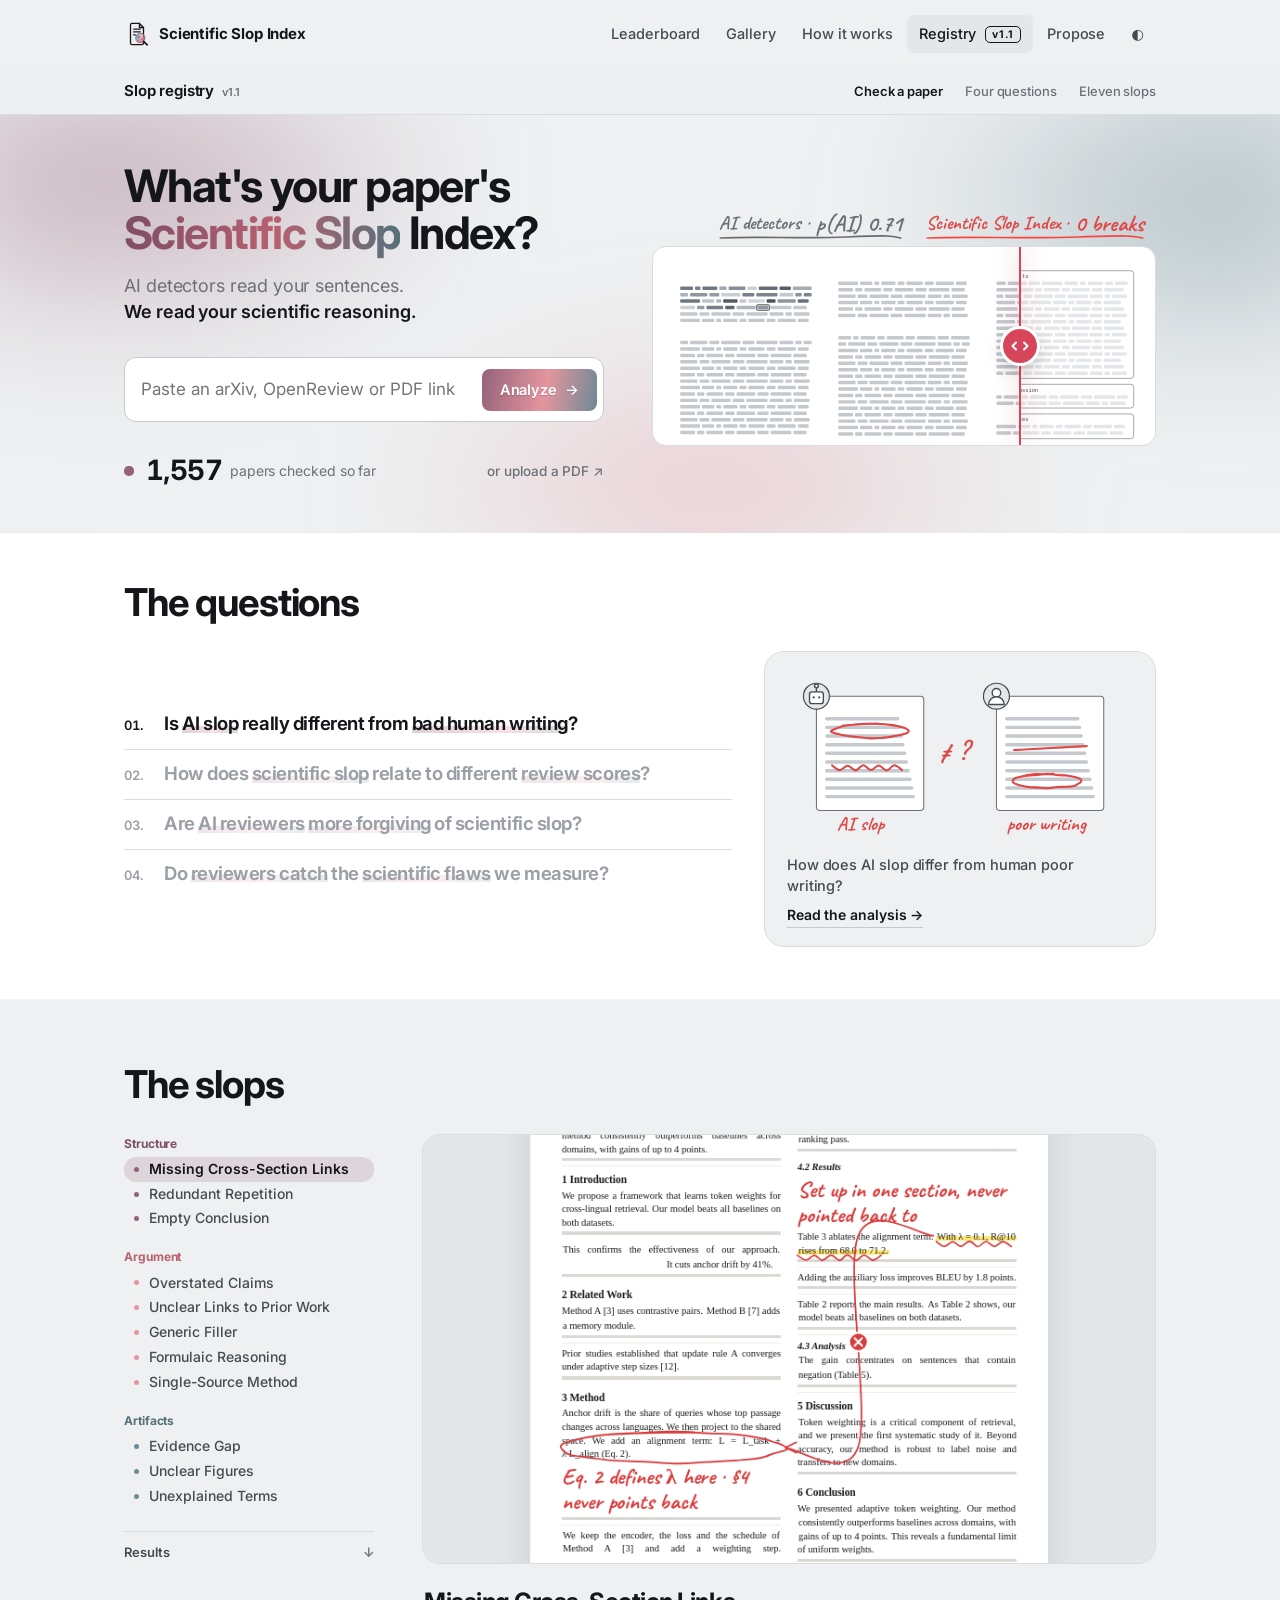
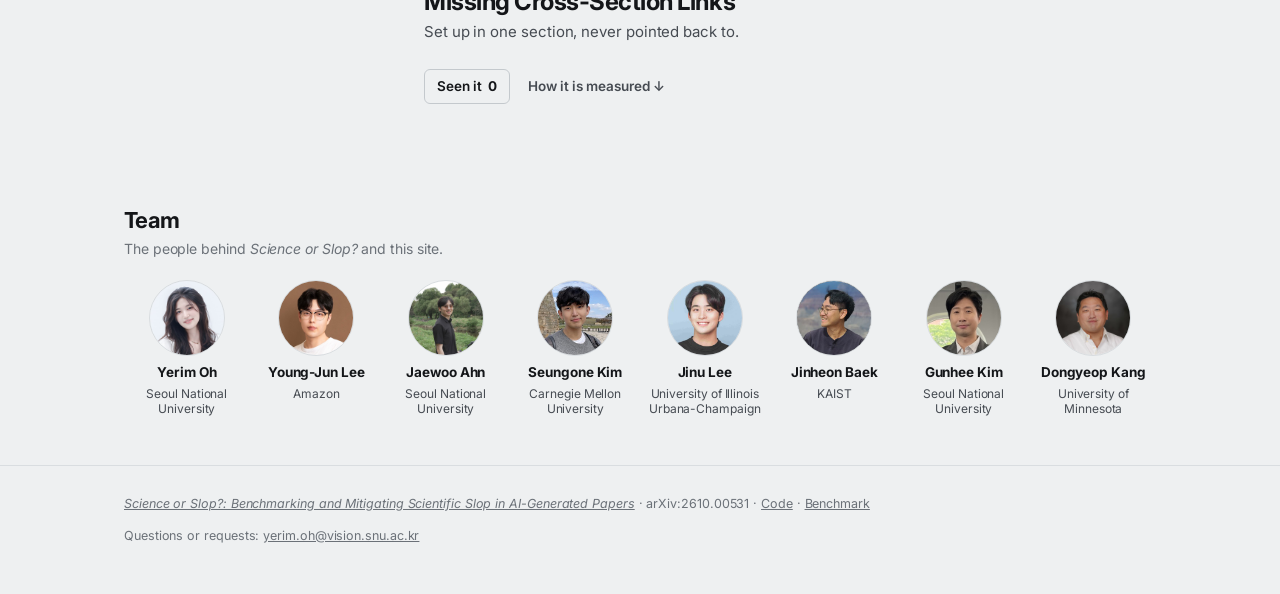
<file: index.html>
<!doctype html>
<html lang="en">
<head>
<meta charset="utf-8">
<meta name="viewport" content="width=device-width, initial-scale=1">
<title>Scientific Slop Index · v2</title>
<meta name="robots" content="noindex, nofollow">
<meta name="description" content="SciSlop v1.1 working draft: what counts as scientific slop. Eleven defects in three planes, each with a definition, an illustrative example, how it is judged, what is not a defect, and what counts as a fix.">
<meta name="theme-color" content="#fbfaf8">
<meta property="og:type" content="website">
<meta property="og:site_name" content="Scientific Slop Index">
<meta property="og:title" content="What counts as slop · SciSlop v1.1 registry">
<meta property="og:description" content="Eleven defects in a paper's scientific reasoning, judged the same way whoever wrote the paper.">
<meta property="og:image" content="https://scientific-slop-demo.onrender.com/static/og.png">
<meta name="twitter:card" content="summary_large_image">
<link rel="preconnect" href="https://fonts.googleapis.com">
<link rel="preconnect" href="https://fonts.gstatic.com" crossorigin>
<link href="https://fonts.googleapis.com/css2?family=Inter:ital,opsz,wght@0,14..32,400;0,14..32,500;0,14..32,600;0,14..32,700;1,14..32,600&display=swap" rel="stylesheet">
<link rel="icon" type="image/png" sizes="32x32" href="favicon-32.png">
<link rel="apple-touch-icon" href="icon-180.png">
<link rel="stylesheet" href="app.css?v=1107q41b">
<link rel="stylesheet" href="v11.css?v=1107q41b">
<link rel="stylesheet" href="https://fonts.googleapis.com/css2?family=Archivo:wdth,wght@62..125,600..900&family=Instrument+Serif:ital@0;1&family=Caveat:wght@500;700&display=swap">
<link rel="stylesheet" href="site.css?v=1107qh">
<script>
  // same theme key as the main app, applied before paint
  try { const t = localStorage.getItem('ssi-theme'); if (t) document.documentElement.dataset.theme = JSON.parse(t); } catch (e) { try { const t = localStorage.getItem('ssi-theme'); if (t) document.documentElement.dataset.theme = t.replace(/"/g, ''); } catch (_) {} }
</script>
</head>
<body>
<header class="wrap top">
  <a class="brand" href="https://scientific-slop-demo.onrender.com/"><span class="mark"><svg class="mark-svg" viewBox="0 0 64 64" aria-hidden="true" focusable="false"> <defs><clipPath id="lens-clip-rb-a"><circle cx="40" cy="42" r="10.4"/></clipPath><radialGradient id="lrb-structure-a"><stop offset="0" stop-color="#b98aa3" stop-opacity=".95"/><stop offset=".55" stop-color="#b98aa3" stop-opacity=".7"/><stop offset="1" stop-color="#b98aa3" stop-opacity="0"/></radialGradient><radialGradient id="lrb-argument-a"><stop offset="0" stop-color="#e8a1a9" stop-opacity=".95"/><stop offset=".55" stop-color="#e8a1a9" stop-opacity=".7"/><stop offset="1" stop-color="#e8a1a9" stop-opacity="0"/></radialGradient><radialGradient id="lrb-artifacts-a"><stop offset="0" stop-color="#90aebb" stop-opacity=".95"/><stop offset=".55" stop-color="#90aebb" stop-opacity=".7"/><stop offset="1" stop-color="#90aebb" stop-opacity="0"/></radialGradient></defs> <path d="M20 6 H38 L48 16 V54 Q48 58 44 58 H20 Q16 58 16 54 V10 Q16 6 20 6 Z" fill="none" stroke="currentColor" stroke-width="3.2" stroke-linecap="round" stroke-linejoin="round"/> <path d="M38 6 V16 H48" fill="none" stroke="currentColor" stroke-width="3.2" stroke-linecap="round" stroke-linejoin="round"/> <path d="M24 20 H40" fill="none" stroke="currentColor" stroke-width="3.2" stroke-linecap="round" stroke-linejoin="round"/> <path d="M24 27 H40" fill="none" stroke="currentColor" stroke-width="3.2" stroke-linecap="round" stroke-linejoin="round"/> <path d="M24 34 H28" fill="none" stroke="currentColor" stroke-width="3.2" stroke-linecap="round" stroke-linejoin="round"/> <g clip-path="url(#lens-clip-rb-a)"> <circle cx="36" cy="39.5" r="9" fill="url(#lrb-structure-a)"/> <circle cx="44.5" cy="45.5" r="10" fill="url(#lrb-argument-a)"/> <circle cx="36.5" cy="48.5" r="8" fill="url(#lrb-artifacts-a)"/> <circle cx="36" cy="39.5" r="2.4" fill="#a3728c"/> <circle cx="44.5" cy="45.5" r="2.8" fill="#de6b77"/> <circle cx="36.5" cy="48.5" r="2" fill="#6f96a6"/> </g> <path d="M40.00 31.00 A11 11 0 0 1 49.53 47.50" fill="none" stroke="#a3728c" stroke-width="3.6" stroke-linecap="butt"/> <path d="M49.53 47.50 A11 11 0 0 1 30.47 47.50" fill="none" stroke="#de6b77" stroke-width="3.6" stroke-linecap="butt"/> <path d="M30.47 47.50 A11 11 0 0 1 40.00 31.00" fill="none" stroke="#6f96a6" stroke-width="3.6" stroke-linecap="butt"/> <path d="M48 50 L57 59" fill="none" stroke="currentColor" stroke-width="4.2" stroke-linecap="round" stroke-linejoin="round"/> </svg></span><span class="name">Scientific Slop Index</span></a>
  <nav>
    <a href="https://scientific-slop-demo.onrender.com/leaderboard">Leaderboard</a>
    <a href="https://scientific-slop-demo.onrender.com/gallery">Gallery</a>
    <a href="https://scientific-slop-demo.onrender.com/how">How it works</a>
    <a href="./" class="active">Registry <span class="nav-v">v1.1</span></a>
    <a href="https://scientific-slop-demo.onrender.com/propose">Propose</a>
    <button class="icon-btn" id="theme" type="button" aria-label="Switch color theme" title="Switch theme">◐</button>
  </nav>
</header>

<main id="main">
  <nav class="sidx" id="sidx" aria-label="On this page"><div class="sidx-in"><span class="sidx-t">Slop registry <i>v1.1</i></span><div class="sidx-l"><a href="#top" data-s="top">Check a paper</a><a href="#questions" data-s="questions">Four questions</a><a href="#studio" data-s="studio">Eleven slops</a></div></div><span class="sidx-prog" aria-hidden="true"><i id="sidx-fill"></i></span></nav>
  <section class="hk" id="top" data-sec="Check a paper">
    <div class="wrap hk-in">
      <div class="hk-links"><a href="https://arxiv.org/abs/2610.00531" target="_blank" rel="noopener">Paper</a><a href="https://github.com/yerimoh/ScientificSlop" target="_blank" rel="noopener">Code</a><a href="https://huggingface.co/datasets/yerim0210/Scientific_Slop" target="_blank" rel="noopener">Benchmark</a></div>
      <h1 class="hk-h">What's your paper's<br><span class="tri">Scientific Slop</span> Index?</h1>
      <p class="hk-sub">AI detectors read your sentences.<br><b>We read your scientific reasoning.</b></p>
      <figure class="rv2" id="rv2" aria-label="The same page read two ways: token by token, and by its structure">
        <span class="rv2-tag l">AI detectors · <b id="rv2-p">p(AI) –</b></span><span class="rv2-tag r">Scientific Slop Index · <b id="rv2-n">0 breaks</b></span>
        <div class="rv2-stage" id="rv2-stage">
          <div class="rv2-layer tok" id="rv2-tok"></div>
          <div class="rv2-layer str" id="rv2-str"></div>
          
          <div class="rv2-line" id="rv2-line" role="slider" tabindex="0" aria-label="Compare the two readings" aria-valuemin="0" aria-valuemax="100" aria-valuenow="50"><span><svg viewBox="0 0 20 20" width="20" height="20" aria-hidden="true" focusable="false"><path d="M6 6.5 2.5 10 6 13.5M14 6.5l3.5 3.5-3.5 3.5" fill="none" stroke="currentColor" stroke-width="2" stroke-linecap="round" stroke-linejoin="round"/></svg></span></div>
        </div>
      </figure>
      <div class="cx" id="console">
        <form class="cx-pane hk-ask" data-pane="paper" id="cx-paper" autocomplete="off">
          <input id="cx-url" type="text" placeholder="Paste an arXiv, OpenReview or PDF link" aria-label="Paper link">
          <a class="cx-go" id="cx-go" href="https://scientific-slop-demo.onrender.com/" target="_blank" rel="noopener">Analyze <span aria-hidden="true">→</span></a>
        </form>
        <p class="cx-hint" id="cx-paper-hint">arXiv, OpenReview or PDF link, or <a href="https://scientific-slop-demo.onrender.com/" target="_blank" rel="noopener">upload a file</a>. Reports stay private.</p>
        <div class="cx-tabs" role="tablist" aria-label="Other ways in" hidden>
          <button type="button" role="tab" class="on" data-mode="paper" id="seg-paper">Check a paper</button>
          <button type="button" role="tab" data-mode="tag" id="seg-tag">Tag a sentence</button>
        </div>
        <form class="cx-pane" data-pane="tag" id="cx-tag" hidden autocomplete="off">
          <textarea id="cx-quote" rows="3" placeholder="Paste the sentence, exactly as the paper writes it" aria-label="The sentence"></textarea>
          <div class="cx-pick" id="cx-pick" role="radiogroup" aria-label="Which slop is it?"></div>
          <input id="cx-why" type="text" placeholder="What can the reader not check? (one line)" aria-label="Why">
          <div class="cx-row">
            <input id="cx-where" type="text" placeholder="Where: arXiv id, venue, page" aria-label="Where">
            <input id="cx-by" type="text" placeholder="Your name (optional)" aria-label="Your name">
            <button class="cx-go" type="submit">Add case</button>
          </div>
          <p class="cx-hint" id="cx-tag-msg">Pick the slop above. Cases stay pending until we check them.</p>
        </form>
      </div>
      <div class="hk-foot"><p class="hk-count"><i class="live" aria-hidden="true"></i><b id="hk-n">1,557</b><span>papers checked so far</span></p><a class="hk-up" href="https://scientific-slop-demo.onrender.com/" target="_blank" rel="noopener">or upload a PDF ↗</a></div>
    </div>
  </section>

  <section class="wrap qv" id="questions" data-sec="Four questions">
    <h2 class="qv-h">The questions</h2>
    <ol class="qv-grid" id="qtiles"></ol>
  </section>

  <section class="wrap sm" id="studio" data-sec="11 slops">
    <div class="sm-head">
      <h2 class="sm-h">The slops</h2>
    </div>
    <div class="sm-body">
      <div class="tree" id="tree">
        <div class="tree-h"><span>v1 · 6 measures</span><span>v1.1 · 11 slops</span></div>
        <div class="tree-rows" id="tree-rows"></div>
        <svg class="tree-ln" id="tree-ln" aria-hidden="true"></svg>
        <details class="sm-res"><summary>Results</summary><div id="sm-res"></div></details>
      </div>
      <div class="sm-right">
        <div class="st-stage" id="specimen">
          <div class="cam" id="cam">
          <div class="spec-page-wrap" id="spec-wrap">
            <div class="spec-page" id="spec-page"></div>
            <div class="spec-page reveal" id="spec-reveal" aria-hidden="true"></div>
            <div class="lens" id="lens" aria-hidden="true"></div>
          </div>
        </div>
        </div>
        <div class="cap st-panel" id="st-panel"><div id="sp-body" aria-live="polite"></div></div>
        <article class="rg-page" id="rg-entry" aria-live="polite"></article>
      </div>
    </div>
    <div hidden>
      <div id="st-strip"></div><div id="st-sort"></div><button type="button" id="st-reveal"></button><button type="button" id="st-prev"></button><button type="button" id="st-next"></button>
      <button type="button" class="mm" id="mm" aria-label="Whole page: click to move there"><span class="mm-page" id="mm-page" aria-hidden="true"></span><span class="mm-view" id="mm-view" aria-hidden="true"></span></button>
      <p id="hub-status"></p>
    </div>
  </section>

  <div class="tabs-bar" id="tabs">
    <div class="wrap v-tabs">
      <button type="button" class="v-tab on" data-tab="defs">Definitions</button>
      <button type="button" class="v-tab" data-tab="found">The analyses</button>
      <button type="button" class="v-tab" data-tab="cues">Cues</button>
    </div>
  </div>

  <!-- tab: definitions -->
  <section id="tab-defs" class="tabp" data-sec="Registry">
    <div class="wrap rg">
      <div class="rg-head">
        <h2 class="rg-h">The registry</h2>
        <p class="rg-sub">One slop per page: what it is, what it looks like in a real paper, and how to tell it apart.</p>
      </div>
      <div class="rg-body">
        <nav class="rg-idx" id="rg-idx" aria-label="The eleven slops"></nav>
      </div>
      <div hidden><div id="areas"></div><div id="principles-grid"></div><span id="rg-pos"></span><button type="button" id="rg-prev"></button><button type="button" id="rg-next"></button><div id="area-tiles"></div><div id="area-chips"></div><button type="button" id="expand"></button><ul id="map-list"></ul></div>
    </div>
  </section>

  <!-- tab: findings -->
  <section id="tab-found" class="tabp" hidden>
    <div class="wrap">
      <h2 class="sec-h left">The analyses</h2>
      <div id="findings"></div>
    </div>
  </section>

  <!-- tab: cues -->
  <section id="tab-cues" class="tabp" hidden>
    <div class="wrap">
      <h2 class="sec-h left">Cues, not verdicts</h2>
      <div class="cue-grid" id="cue-grid"></div>
    </div>
  </section>

  <div class="wrap team">
    <h2 class="sec-h left">Team</h2>
    <p class="team-sub">The people behind <i>Science or Slop?</i> and this site.</p>
    <div class="team-grid">
        <a class="tm" href="https://yerimoh.github.io/yerimoyCV.github.io/" target="_blank" rel="noopener" title="Yerim Oh ↗"><div class="tm-avatar"><span>YO</span><img src="img/team/yerim-oh.jpg" alt="Yerim Oh" loading="lazy" onerror="this.remove()"></div><span class="tm-name">Yerim Oh</span><span class="tm-aff">Seoul National University</span></a>
        <a class="tm" href="https://passing2961.github.io/" target="_blank" rel="noopener" title="Young-Jun Lee ↗"><div class="tm-avatar"><span>YJ</span><img src="img/team/young-jun-lee.jpg" alt="Young-Jun Lee" loading="lazy" onerror="this.remove()"></div><span class="tm-name">Young-Jun Lee</span><span class="tm-aff">Amazon</span></a>
        <a class="tm" href="https://ahnjaewoo.github.io/" target="_blank" rel="noopener" title="Jaewoo Ahn ↗"><div class="tm-avatar"><span>JA</span><img src="img/team/jaewoo-ahn.jpg" alt="Jaewoo Ahn" loading="lazy" onerror="this.remove()"></div><span class="tm-name">Jaewoo Ahn</span><span class="tm-aff">Seoul National University</span></a>
        <a class="tm" href="https://seungonekim.github.io/" target="_blank" rel="noopener" title="Seungone Kim ↗"><div class="tm-avatar"><span>SK</span><img src="img/team/seungone-kim.jpg" alt="Seungone Kim" loading="lazy" onerror="this.remove()"></div><span class="tm-name">Seungone Kim</span><span class="tm-aff">Carnegie Mellon University</span></a>
        <a class="tm" href="https://jinulee-v.github.io/" target="_blank" rel="noopener" title="Jinu Lee ↗"><div class="tm-avatar"><span>JL</span><img src="img/team/jinu-lee.jpg" alt="Jinu Lee" loading="lazy" onerror="this.remove()"></div><span class="tm-name">Jinu Lee</span><span class="tm-aff">University of Illinois Urbana-Champaign</span></a>
        <a class="tm" href="https://jinheonbaek.github.io/" target="_blank" rel="noopener" title="Jinheon Baek ↗"><div class="tm-avatar"><span>JB</span><img src="img/team/jinheon-baek.jpg" alt="Jinheon Baek" loading="lazy" onerror="this.remove()"></div><span class="tm-name">Jinheon Baek</span><span class="tm-aff">KAIST</span></a>
        <a class="tm" href="https://vision.snu.ac.kr/gunhee/" target="_blank" rel="noopener" title="Gunhee Kim ↗"><div class="tm-avatar"><span>GK</span><img src="img/team/gunhee-kim.jpg" alt="Gunhee Kim" loading="lazy" onerror="this.remove()"></div><span class="tm-name">Gunhee Kim</span><span class="tm-aff">Seoul National University</span></a>
        <a class="tm" href="https://dykang.github.io/" target="_blank" rel="noopener" title="Dongyeop Kang ↗"><div class="tm-avatar"><span>DK</span><img src="img/team/dongyeop-kang.jpg" alt="Dongyeop Kang" loading="lazy" onerror="this.remove()"></div><span class="tm-name">Dongyeop Kang</span><span class="tm-aff">University of Minnesota</span></a>
    </div>
  </div>
</main>

<footer>
  <div class="wrap">
    <span><a href="https://arxiv.org/abs/2610.00531" target="_blank" rel="noopener"><i>Science or Slop?: Benchmarking and Mitigating Scientific Slop in AI-Generated Papers</i></a> · arXiv:2610.00531 · <a href="https://github.com/yerimoh/ScientificSlop" target="_blank" rel="noopener">Code</a> · <a href="https://huggingface.co/datasets/yerim0210/Scientific_Slop" target="_blank" rel="noopener">Benchmark</a></span>
    <span>Questions or requests: <a href="mailto:yerim.oh@vision.snu.ac.kr">yerim.oh@vision.snu.ac.kr</a></span>
  </div>
</footer>
<script type="module" src="registry.js?v=1117q4a"></script>
</body>
</html>
</file>
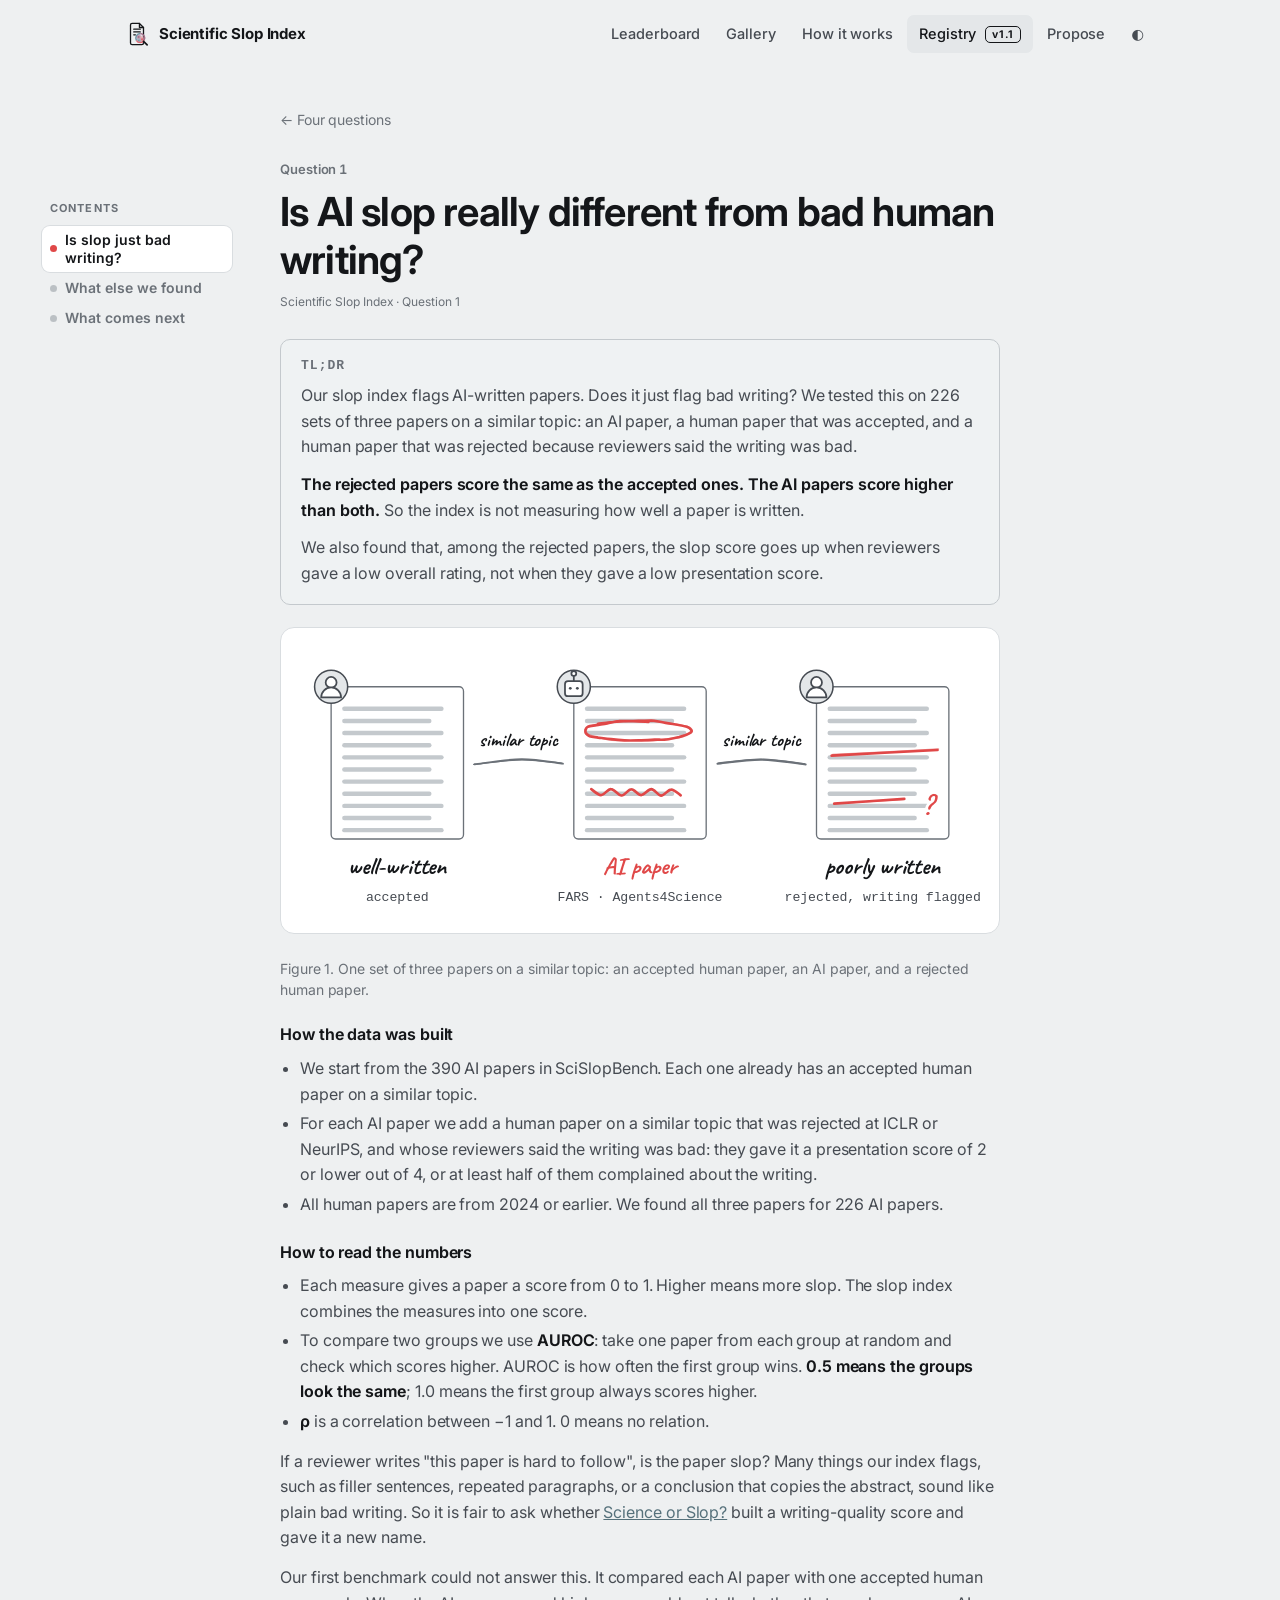
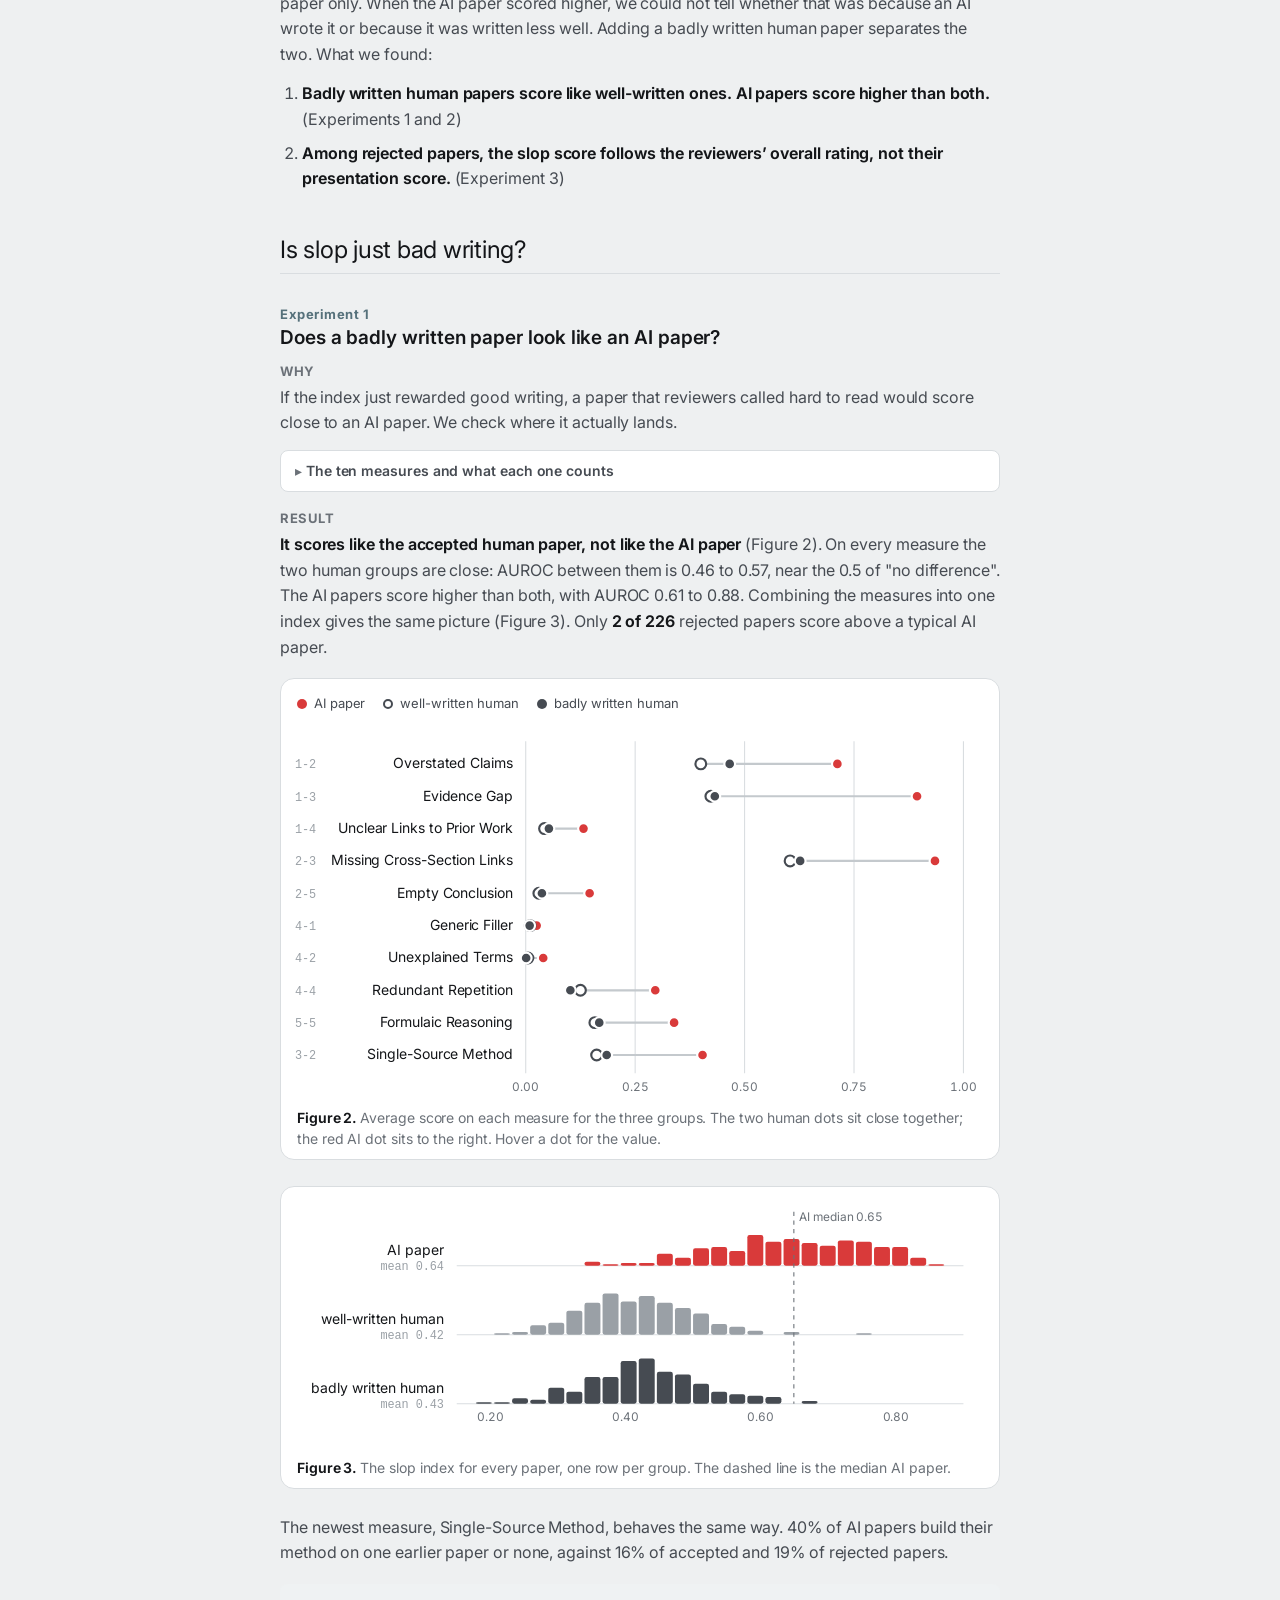
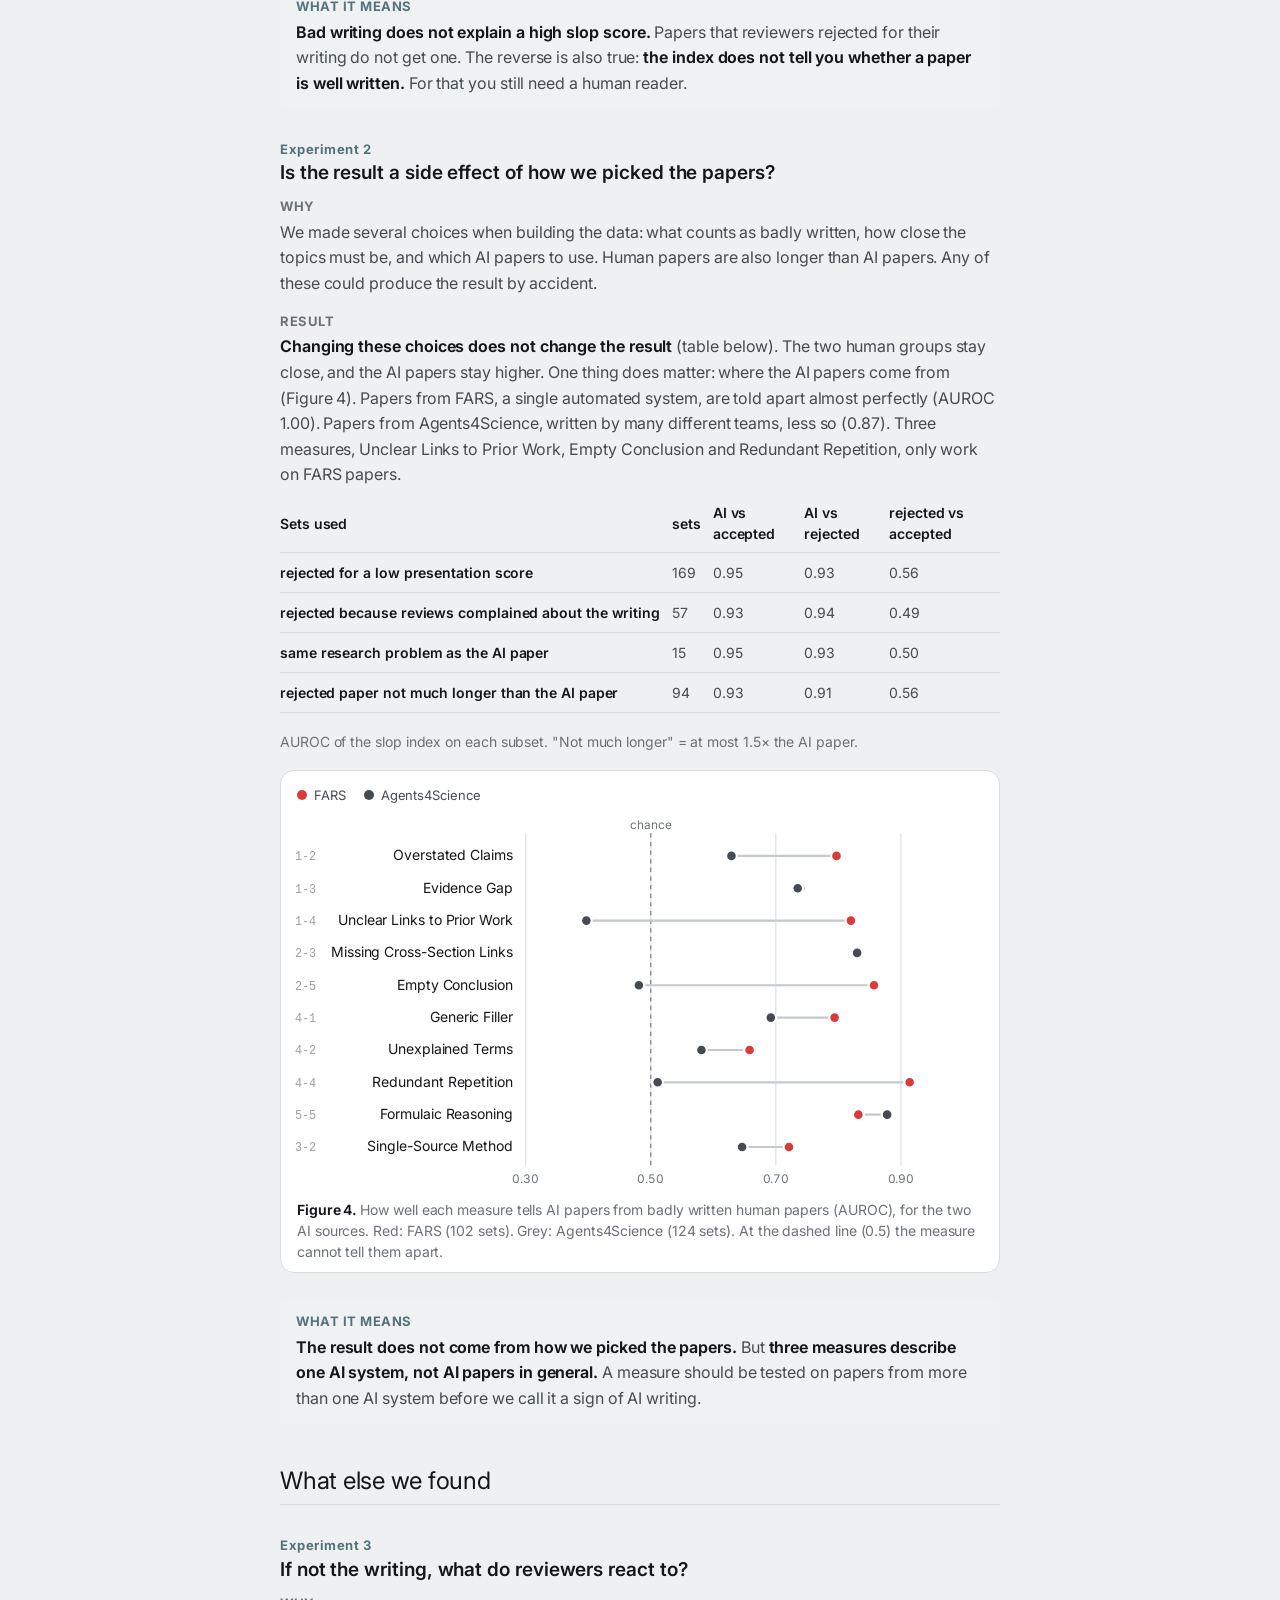
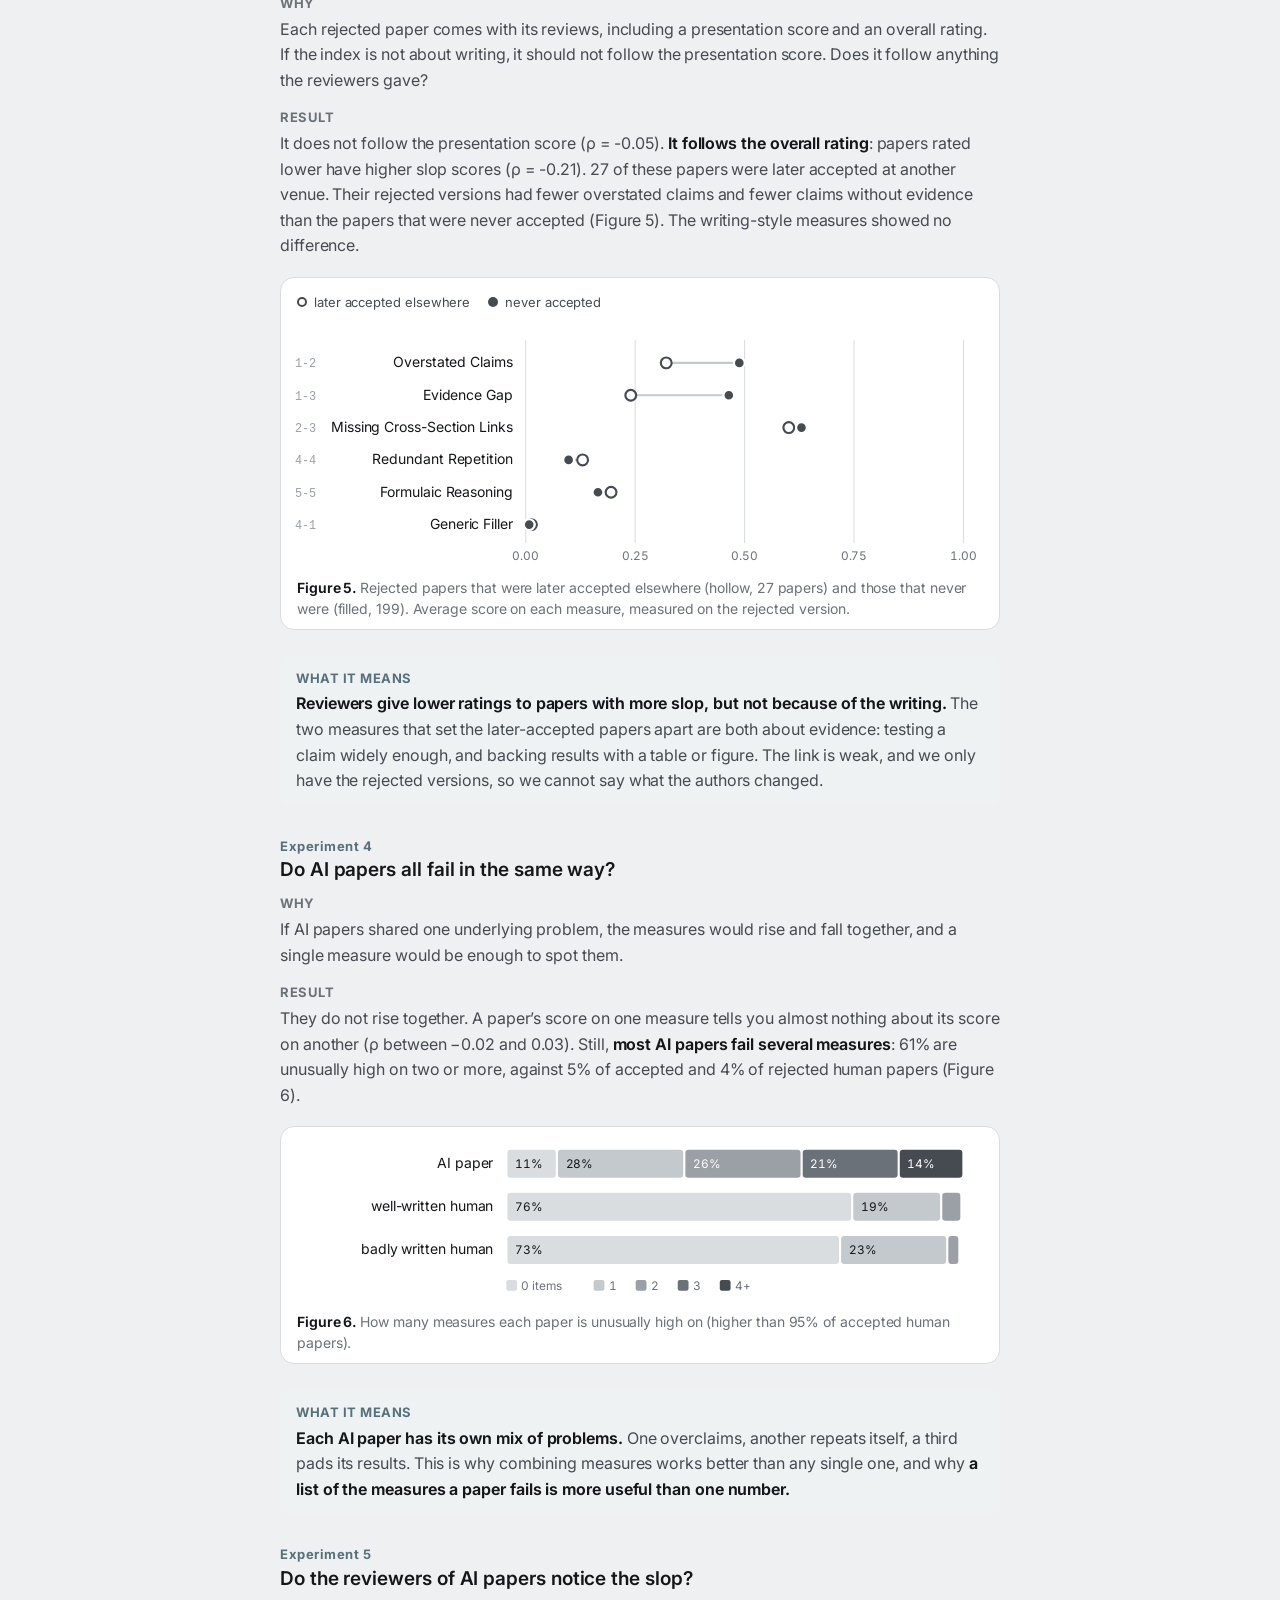
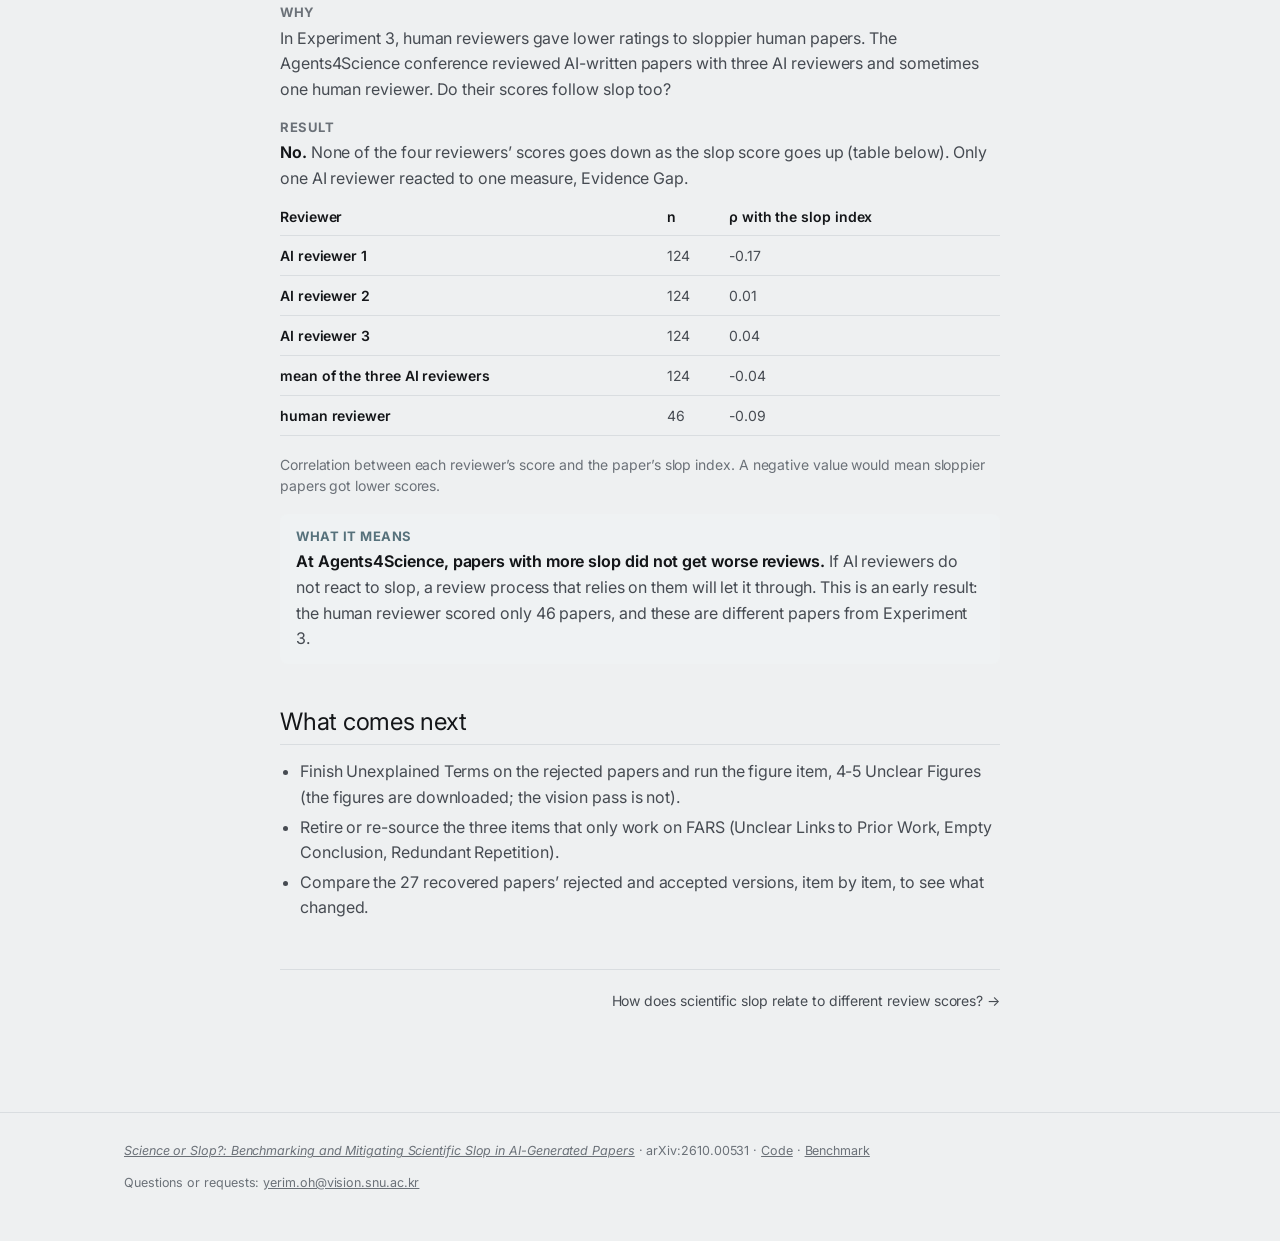
<file: q.html>
<!doctype html>
<html lang="en">
<head>
<meta charset="utf-8">
<meta name="viewport" content="width=device-width, initial-scale=1">
<title>Four questions · Scientific Slop Index</title>
<meta name="robots" content="noindex, nofollow">
<meta name="description" content="SciSlop v1.1 working draft: what counts as scientific slop. Seventeen defects in three planes, each with a definition, an illustrative example, how it is judged, what is not a defect, and what counts as a fix.">
<meta name="theme-color" content="#fbfaf8">
<meta property="og:type" content="website">
<meta property="og:site_name" content="Scientific Slop Index">
<meta property="og:title" content="What counts as slop · SciSlop v1.1 registry">
<meta property="og:description" content="Seventeen defects in a paper's scientific reasoning, judged the same way whoever wrote the paper.">
<meta property="og:image" content="https://scientific-slop-demo.onrender.com/static/og.png">
<meta name="twitter:card" content="summary_large_image">
<link rel="preconnect" href="https://fonts.googleapis.com">
<link rel="preconnect" href="https://fonts.gstatic.com" crossorigin>
<link href="https://fonts.googleapis.com/css2?family=Inter:ital,opsz,wght@0,14..32,400;0,14..32,500;0,14..32,600;0,14..32,700;1,14..32,600&display=swap" rel="stylesheet">
<link rel="icon" type="image/png" sizes="32x32" href="favicon-32.png">
<link rel="apple-touch-icon" href="icon-180.png">
<link rel="stylesheet" href="app.css?v=1105b">
<link rel="stylesheet" href="v11.css?v=1105b">
<link rel="stylesheet" href="https://fonts.googleapis.com/css2?family=Archivo:wdth,wght@62..125,600..900&family=Instrument+Serif:ital@0;1&family=Caveat:wght@500;700&display=swap">
<link rel="stylesheet" href="site.css?v=1118j">
<script>
  // same theme key as the main app, applied before paint
  try { const t = localStorage.getItem('ssi-theme'); if (t) document.documentElement.dataset.theme = JSON.parse(t); } catch (e) { try { const t = localStorage.getItem('ssi-theme'); if (t) document.documentElement.dataset.theme = t.replace(/"/g, ''); } catch (_) {} }
</script>
</head>
<body>
<header class="wrap top">
  <a class="brand" href="https://scientific-slop-demo.onrender.com/"><span class="mark"><svg class="mark-svg" viewBox="0 0 64 64" aria-hidden="true" focusable="false"> <defs><clipPath id="lens-clip-rb-a"><circle cx="40" cy="42" r="10.4"/></clipPath><radialGradient id="lrb-structure-a"><stop offset="0" stop-color="#b98aa3" stop-opacity=".95"/><stop offset=".55" stop-color="#b98aa3" stop-opacity=".7"/><stop offset="1" stop-color="#b98aa3" stop-opacity="0"/></radialGradient><radialGradient id="lrb-argument-a"><stop offset="0" stop-color="#e8a1a9" stop-opacity=".95"/><stop offset=".55" stop-color="#e8a1a9" stop-opacity=".7"/><stop offset="1" stop-color="#e8a1a9" stop-opacity="0"/></radialGradient><radialGradient id="lrb-artifacts-a"><stop offset="0" stop-color="#90aebb" stop-opacity=".95"/><stop offset=".55" stop-color="#90aebb" stop-opacity=".7"/><stop offset="1" stop-color="#90aebb" stop-opacity="0"/></radialGradient></defs> <path d="M20 6 H38 L48 16 V54 Q48 58 44 58 H20 Q16 58 16 54 V10 Q16 6 20 6 Z" fill="none" stroke="currentColor" stroke-width="3.2" stroke-linecap="round" stroke-linejoin="round"/> <path d="M38 6 V16 H48" fill="none" stroke="currentColor" stroke-width="3.2" stroke-linecap="round" stroke-linejoin="round"/> <path d="M24 20 H40" fill="none" stroke="currentColor" stroke-width="3.2" stroke-linecap="round" stroke-linejoin="round"/> <path d="M24 27 H40" fill="none" stroke="currentColor" stroke-width="3.2" stroke-linecap="round" stroke-linejoin="round"/> <path d="M24 34 H28" fill="none" stroke="currentColor" stroke-width="3.2" stroke-linecap="round" stroke-linejoin="round"/> <g clip-path="url(#lens-clip-rb-a)"> <circle cx="36" cy="39.5" r="9" fill="url(#lrb-structure-a)"/> <circle cx="44.5" cy="45.5" r="10" fill="url(#lrb-argument-a)"/> <circle cx="36.5" cy="48.5" r="8" fill="url(#lrb-artifacts-a)"/> <circle cx="36" cy="39.5" r="2.4" fill="#a3728c"/> <circle cx="44.5" cy="45.5" r="2.8" fill="#de6b77"/> <circle cx="36.5" cy="48.5" r="2" fill="#6f96a6"/> </g> <path d="M40.00 31.00 A11 11 0 0 1 49.53 47.50" fill="none" stroke="#a3728c" stroke-width="3.6" stroke-linecap="butt"/> <path d="M49.53 47.50 A11 11 0 0 1 30.47 47.50" fill="none" stroke="#de6b77" stroke-width="3.6" stroke-linecap="butt"/> <path d="M30.47 47.50 A11 11 0 0 1 40.00 31.00" fill="none" stroke="#6f96a6" stroke-width="3.6" stroke-linecap="butt"/> <path d="M48 50 L57 59" fill="none" stroke="currentColor" stroke-width="4.2" stroke-linecap="round" stroke-linejoin="round"/> </svg></span><span class="name">Scientific Slop Index</span></a>
  <nav>
    <a href="https://scientific-slop-demo.onrender.com/leaderboard">Leaderboard</a>
    <a href="https://scientific-slop-demo.onrender.com/gallery">Gallery</a>
    <a href="https://scientific-slop-demo.onrender.com/how">How it works</a>
    <a href="./" class="active">Registry <span class="nav-v">v1.1</span></a>
    <a href="https://scientific-slop-demo.onrender.com/propose">Propose</a>
    <button class="icon-btn" id="theme" type="button" aria-label="Switch color theme" title="Switch theme">◐</button>
  </nav>
</header>
<main id="main" class="wrap">
  <article class="qa" id="qa" aria-live="polite"></article>
</main>
<footer>
  <div class="wrap">
    <span><a href="https://arxiv.org/abs/2610.00531" target="_blank" rel="noopener"><i>Science or Slop?: Benchmarking and Mitigating Scientific Slop in AI-Generated Papers</i></a> · arXiv:2610.00531 · <a href="https://github.com/yerimoh/ScientificSlop" target="_blank" rel="noopener">Code</a> · <a href="https://huggingface.co/datasets/yerim0210/Scientific_Slop" target="_blank" rel="noopener">Benchmark</a></span>
    <span>Questions or requests: <a href="mailto:yerim.oh@vision.snu.ac.kr">yerim.oh@vision.snu.ac.kr</a></span>
  </div>
</footer>
<script src="q1data.js?v=1118j"></script>
<script src="q3data.js?v=1118q3s"></script>
<script src="q4data.js?v=1117i"></script>
<script type="module" src="posts.js?v=1117i4"></script>
</body>
</html>
</file>
<file: app.css>
/* Scientific Slop Index — palette and type follow the paper (Table 1): mauve / rose / slate planes,
   tinted plane bands, outlined plane tags, red for what is flagged. Type is Avenir throughout. */
:root {
  --bg: #fbfaf8;
  --surface: #ffffff;
  --surface-2: #f4f3f0;
  --line: #e6e3de;
  --line-2: #d3cfc8;
  --ink: #1f2937;
  --ink-2: #4b5563;
  --ink-3: #6b7280;
  --ink-4: #9ca3af;
  /* planes (paper colors) */
  --structure: #95627a;  --structure-deep: #7e4e66;  --structure-band: #f5f1f3;  --structure-light: #e7d6de;
  --argument: #e4959e;   --argument-deep: #b8606e;   --argument-band: #fbf1f2;   --argument-light: #f4e1e4;
  --artifacts: #6d8a96;  --artifacts-deep: #56717b;  --artifacts-band: #eff2f3;  --artifacts-light: #d5dfe0;
  /* flagged / slop red (the paper's link red), and a sequential red ramp for the index */
  --red: #a8323e;
  --idx-1: #efc9cd; --idx-2: #e4959e; --idx-3: #c0505a; --idx-4: #a8323e;
  --good: #3f7d4f;
  --mark: rgba(228, 149, 158, .35);
  --shadow: 0 1px 2px rgba(31, 41, 55, .04), 0 10px 30px rgba(31, 41, 55, .06);
  --radius: 14px;
  --sans: "Inter", "Avenir Next", "Segoe UI", system-ui, -apple-system, sans-serif;
  --mono: ui-monospace, "SF Mono", Menlo, Consolas, monospace;
  color-scheme: light;
}
@media (prefers-color-scheme: dark) {
  :root:not([data-theme="light"]) {
    --bg: #0a0a0a; --surface: #111111; --surface-2: #1a1a1a; --line: #262626; --line-2: #333333;
    --ink: #ededed; --ink-2: #a1a1a1; --ink-3: #878787; --ink-4: #5c5c5c;
    --structure: #ad8199; --structure-deep: #c4a2b5; --structure-band: #161415; --structure-light: #2c2629;
    --argument: #d98a93; --argument-deep: #e6a7ae; --argument-band: #171415; --argument-light: #302728;
    --artifacts: #7c9caa; --artifacts-deep: #a3bfcb; --artifacts-band: #131617; --artifacts-light: #252c2f;
    --red: #e5484d; --idx-1: #3b1a1d; --idx-2: #6e2a2f; --idx-3: #a83a40; --idx-4: #e5484d;
    --good: #62c073; --mark: rgba(229, 72, 77, .18);
    --shadow: 0 1px 2px rgba(0, 0, 0, .3), 0 10px 30px rgba(0, 0, 0, .35);
    color-scheme: dark;
  }
}
:root[data-theme="dark"] {
  --bg: #0a0a0a; --surface: #111111; --surface-2: #1a1a1a; --line: #262626; --line-2: #333333;
  --ink: #ededed; --ink-2: #a1a1a1; --ink-3: #878787; --ink-4: #5c5c5c;
  --structure: #ad8199; --structure-deep: #c4a2b5; --structure-band: #161415; --structure-light: #2c2629;
  --argument: #d98a93; --argument-deep: #e6a7ae; --argument-band: #171415; --argument-light: #302728;
  --artifacts: #7c9caa; --artifacts-deep: #a3bfcb; --artifacts-band: #131617; --artifacts-light: #252c2f;
  --red: #e5484d; --idx-1: #3b1a1d; --idx-2: #6e2a2f; --idx-3: #a83a40; --idx-4: #e5484d;
  --good: #62c073; --mark: rgba(229, 72, 77, .18);
  --shadow: 0 1px 2px rgba(0, 0, 0, .3), 0 10px 30px rgba(0, 0, 0, .35);
  color-scheme: dark;
}

* { box-sizing: border-box; }
html { -webkit-text-size-adjust: 100%; scroll-behavior: smooth; }
body { margin: 0; background: var(--bg); color: var(--ink); font: 15px/1.6 var(--sans); -webkit-font-smoothing: antialiased; letter-spacing: -.005em; }
button, input, select { font: inherit; color: inherit; }
a { color: inherit; }
[hidden] { display: none !important; }
.wrap { max-width: 1080px; margin: 0 auto; padding: 0 24px; }

/* ------------------------------------------------------------------ top bar */
.top { display: flex; align-items: center; justify-content: space-between; height: 68px; gap: 12px; }
.brand { display: flex; align-items: center; gap: 9px; font-weight: 700; letter-spacing: -.01em; text-decoration: none; white-space: nowrap; }
.mark { display: inline-flex; align-items: center; color: var(--ink); }
.mark .mark-svg { width: 26px; height: 26px; display: block; }
.lb-brand .mark .mark-svg { width: 20px; height: 20px; }
.top nav { display: flex; align-items: center; gap: 2px; flex-wrap: wrap; justify-content: flex-end; }
.top nav a, .icon-btn { text-decoration: none; color: var(--ink-2); padding: 7px 12px; border-radius: 999px; border: 0; background: none; cursor: pointer; font-size: 14.5px; font-weight: 500; }
.top nav a:hover, .icon-btn:hover { background: var(--surface-2); color: var(--ink); }
.top nav a.active { color: var(--ink); background: var(--surface-2); }

.nav-v { font-size: 10.5px; font-weight: 700; letter-spacing: .06em; padding: 1px 6px; border-radius: 5px; border: 1.2px solid currentColor; margin-left: 5px; vertical-align: 1px; }

/* ------------------------------------------------------------------ shared bits */
.eyebrow { font-size: 12.5px; letter-spacing: .12em; text-transform: uppercase; color: var(--ink-3); margin: 0 0 14px; font-weight: 600; }
.tag { display: inline-flex; align-items: center; font-size: 10.5px; font-weight: 700; letter-spacing: .06em; text-transform: uppercase;
  padding: 1px 7px; border-radius: 5px; border: 1.2px solid currentColor; line-height: 1.6; white-space: nowrap; }
.tag.structure { color: var(--structure-deep); } .tag.argument { color: var(--argument-deep); } .tag.artifacts { color: var(--artifacts-deep); }
.band-structure { background: var(--structure-band); } .band-argument { background: var(--argument-band); } .band-artifacts { background: var(--artifacts-band); }
.swatch { width: 9px; height: 9px; border-radius: 50%; display: inline-block; flex: none; }
.sw-structure { background: var(--structure); } .sw-argument { background: var(--argument); } .sw-artifacts { background: var(--artifacts); }
.card { background: var(--surface); border: 1px solid var(--line); border-radius: var(--radius); box-shadow: var(--shadow); }
.btn { border: 0; border-radius: 999px; padding: 10px 22px; background: var(--ink); color: var(--bg); font-weight: 700; cursor: pointer; transition: transform .1s, opacity .15s; white-space: nowrap; }
.btn:hover { opacity: .88; } .btn:active { transform: scale(.98); } .btn[disabled] { opacity: .5; cursor: progress; }
.btn.ghost { background: var(--surface); color: var(--ink); border: 1px solid var(--line-2); font-weight: 600; }
.btn.small { padding: 6px 14px; font-size: 13.5px; }
.link-btn { background: none; border: 0; padding: 0; cursor: pointer; color: var(--ink); font-weight: 600; text-decoration: underline; text-decoration-color: var(--line-2); text-underline-offset: 4px; }
.link-btn:hover { text-decoration-color: var(--ink); }
.chip { display: inline-flex; align-items: center; gap: 6px; padding: 2px 10px; border-radius: 999px; font-size: 12.5px; background: var(--surface-2); color: var(--ink-2); border: 1px solid var(--line); white-space: nowrap; }
.mono, code { font-family: var(--mono); font-size: 12px; }
.muted { color: var(--ink-3); }
.page-title { font-weight: 700; font-size: clamp(34px, 5vw, 48px); letter-spacing: -.02em; line-height: 1.08; margin: 0 0 12px; }
.page-lede { color: var(--ink-2); max-width: 680px; font-size: 16.5px; margin: 0 0 32px; }
.page { padding-top: 40px; padding-bottom: 56px; }

/* ------------------------------------------------------------------ home */
.hero-band { position: relative; overflow: hidden; }
.hero-band::before { content: ""; position: absolute; inset: -30% -10% auto; height: 140%; z-index: -1; pointer-events: none; filter: blur(56px); opacity: .5;
  background:
    radial-gradient(36% 50% at 18% 45%, var(--structure) 0%, transparent 70%),
    radial-gradient(38% 50% at 82% 25%, var(--argument) 0%, transparent 70%),
    radial-gradient(42% 45% at 55% 100%, var(--artifacts) 0%, transparent 70%); }
:root[data-theme="dark"] .hero-band::before { opacity: .28; }
.landing { text-align: center; padding: 64px 0 56px; }
.res-row { display: flex; justify-content: center; gap: 8px; flex-wrap: wrap; }
.res-row-l { justify-content: flex-start; margin-bottom: 14px; }
.res-btn { display: inline-flex; align-items: center; gap: 8px; height: 38px; padding: 0 16px 0 12px; border-radius: 999px; background: var(--surface); border: 1px solid var(--line-2); color: var(--ink); font-weight: 600; font-size: 14px; text-decoration: none; box-shadow: var(--shadow); transition: background .15s, border-color .15s, transform .15s; }
.res-btn:hover { background: var(--ink); color: var(--bg); border-color: var(--ink); transform: translateY(-1px); }
.res-btn svg { flex: none; }
.res-btn .rb-emoji { font-size: 15px; line-height: 1; }
.pill { display: inline-flex; align-items: center; gap: 7px; padding: 5px 13px; border-radius: 999px; background: var(--surface); border: 1px solid var(--line); font-size: 12.5px; color: var(--ink-2); text-decoration: none; box-shadow: 0 1px 2px rgba(31,41,55,.05); }
.pill i { font-style: italic; color: var(--ink); }
.pill:hover { border-color: var(--line-2); color: var(--ink); }
.pill.soft { background: var(--surface-2); box-shadow: none; }
h1.hero { font-weight: 700; font-size: clamp(44px, 7vw, 76px); line-height: 1.02; letter-spacing: -.035em; margin: 22px 0 16px; }
h1.hero em { font-style: italic; color: var(--red); font-weight: 600; }
.lede { max-width: 680px; margin: 0 auto 30px; color: var(--ink-2); font-size: 17px; }
.lede .lede-k { font-style: italic; color: var(--ink); font-weight: 600; }
.lede-structure, .lede-argument, .lede-artifacts { font-weight: 600; padding: 0 3px; border-radius: 4px; white-space: nowrap; }
.lede-structure { color: var(--structure-deep); background: var(--structure-band); }
.lede-argument { color: var(--argument-deep); background: var(--argument-band); }
.lede-artifacts { color: var(--artifacts-deep); background: var(--artifacts-band); }
@media (max-width: 520px) { .lede-structure, .lede-argument, .lede-artifacts { white-space: normal; } }
.ask { display: flex; align-items: center; gap: 8px; max-width: 720px; margin: 0 auto; background: var(--surface); padding: 8px 8px 8px 22px; border: 1px solid var(--line); border-radius: 18px; box-shadow: 0 1px 2px rgba(31,41,55,.04), 0 12px 32px rgba(31,41,55,.08); }
.ask:focus-within { border-color: var(--line-2); }
.ask input { flex: 1; min-width: 0; border: 0; outline: 0; background: none; padding: 10px 0; font-size: 16.5px; }
.ask input::placeholder { color: var(--ink-4); }
.ask .ask-file .ib { width: 40px; height: 40px; border-radius: 11px; }
.ask .go { display: inline-flex; align-items: center; gap: 8px; border: 0; border-radius: 12px; background: var(--ink); color: var(--bg); padding: 0 6px 0 16px; height: 44px; font-weight: 600; cursor: pointer; }
.ask .go:hover { opacity: .9; } .ask .go[disabled] { opacity: .5; cursor: progress; }
.ask .go-a { width: 32px; height: 32px; border-radius: 9px; background: rgba(255,255,255,.14); display: grid; place-items: center; font-size: 16px; }
.under-ask { margin-top: 14px; }
.keyrow { max-width: 720px; margin: 14px auto 0; display: flex; align-items: center; gap: 10px 14px; flex-wrap: wrap; }
.keyfield { flex: 1 1 360px; display: flex; align-items: center; gap: 10px; background: var(--surface); border: 1px solid var(--line); border-radius: 12px; padding: 6px 8px 6px 12px; }
.keyfield .key-l { font-size: 12.5px; color: var(--ink-3); white-space: nowrap; font-weight: 600; }
.keyfield input { flex: 1; min-width: 0; border: 0; outline: 0; background: none; font-size: 14px; padding: 4px 0; font-family: var(--mono); }
.keyfield input::placeholder { font-family: var(--sans); color: var(--ink-4); }
.keyfield:focus-within { border-color: var(--line-2); }
.key-help { font-size: 13px; color: var(--ink-2); }
.key-note { max-width: 720px; margin: 8px auto 0; }
.cite { padding: 36px 24px 12px; }
.bib { position: relative; padding: 16px 18px; }
.bib pre { margin: 0; font-family: var(--mono); font-size: 12.5px; line-height: 1.55; white-space: pre-wrap; word-break: break-word; color: var(--ink); }
.bib-copy { position: absolute; right: 12px; top: 12px; }
.team { padding: 48px 24px 0; }
.team-grid { display: grid; grid-template-columns: repeat(auto-fit, minmax(150px, 1fr)); gap: 18px 14px; max-width: 920px; }
.tm { display: grid; justify-items: center; text-align: center; gap: 4px; text-decoration: none; color: inherit; border-radius: 12px; padding: 8px 4px; }
a.tm:hover { background: var(--surface-2); }
a.tm:hover .tm-name { text-decoration: underline; text-underline-offset: 3px; }
a.tm:hover .tm-avatar { border-color: var(--ink); }
.tm-avatar { position: relative; width: 96px; height: 96px; border-radius: 50%; background: var(--surface-2); border: 1px solid var(--line); display: grid; place-items: center; overflow: hidden; font-weight: 700; font-size: 26px; color: var(--ink-3); letter-spacing: .02em; margin-bottom: 6px; }
.tm-avatar img { position: absolute; inset: 0; width: 100%; height: 100%; object-fit: cover; }
.tm-name { font-weight: 700; font-size: 15px; color: var(--ink); text-decoration: none; }
.tm-aff { font-size: 13px; color: var(--ink-2); }
.tm-role { font-size: 12px; color: var(--ink-3); }
.alt { margin-top: 18px; display: flex; justify-content: center; align-items: center; gap: 10px 14px; flex-wrap: wrap; color: var(--ink-2); font-size: 13.5px; }
.file-btn { position: relative; }
.file-btn input { position: absolute; inset: 0; opacity: 0; cursor: pointer; width: 100%; }
.check { display: inline-flex; align-items: center; gap: 7px; font-size: 13px; color: var(--ink-3); cursor: pointer; }
.check input { accent-color: var(--structure); width: 15px; height: 15px; }
.form-error { color: var(--red); font-size: 14px; margin: 14px 0 0; min-height: 1em; }
.notice { font-size: 13px; color: var(--ink-3); margin-top: 10px; }
.usage { display: flex; width: fit-content; max-width: 100%; align-items: baseline; justify-content: center; flex-wrap: wrap; gap: 0 8px; margin: 24px auto 8px; color: var(--ink-2); text-decoration: none; font-size: 15px; }
.usage[hidden] { display: none; }
.usage b { font-size: 30px; line-height: 1; font-weight: 700; letter-spacing: -.035em; font-variant-numeric: tabular-nums;
  background: linear-gradient(90deg, var(--artifacts-deep), var(--structure), var(--argument-deep)); -webkit-background-clip: text; background-clip: text; color: transparent; }
.usage:hover span { color: var(--ink); }
.u-dot { position: relative; align-self: center; width: 7px; height: 7px; margin-right: 2px; border-radius: 50%; background: var(--good); }
.u-dot::after { content: ""; position: absolute; inset: 0; border-radius: 50%; background: var(--good); animation: u-pulse 2s ease-out infinite; }
@keyframes u-pulse { from { transform: scale(1); opacity: .5; } to { transform: scale(3.2); opacity: 0; } }
@media (prefers-reduced-motion: reduce) { .u-dot::after { animation: none; } }

.dots-band { padding: 56px 0; border-top: 1px solid var(--line); border-bottom: 1px solid var(--line); background-color: var(--surface-2);
  background-image: radial-gradient(color-mix(in oklab, var(--line-2) 70%, transparent) 1px, transparent 1.2px); background-size: 22px 22px; }
.dots-band + .dots-band { border-top: 0; }
.sec-h { text-align: center; font-size: clamp(24px, 3.2vw, 32px); font-weight: 700; letter-spacing: -.025em; margin: 0 0 10px; line-height: 1.15; }
.sec-h.left { text-align: left; margin: 0; font-size: 22px; }
.sec-sub { text-align: center; max-width: 720px; margin: 0 auto 30px; color: var(--ink-2); font-size: 15.5px; }
.planes-intro { display: grid; grid-template-columns: repeat(3, 1fr); gap: 16px; margin: 0; text-align: left; }
.pi { padding: 20px 20px 12px; border-radius: var(--radius); border: 1px solid var(--line); background: var(--surface); box-shadow: var(--shadow); }
.pi-ico { display: inline-flex; align-items: center; height: 40px; padding: 0 12px; border-radius: 10px; margin-bottom: 14px; }
.pi p { margin: 0; color: var(--ink); font-size: 15.5px; font-weight: 600; letter-spacing: -.01em; }
.pi ul { margin: 12px 0 0; padding: 0; list-style: none; font-size: 13.5px; color: var(--ink-2); }
.pi li { padding: 11px 0; border-top: 1px solid var(--line); display: flex; gap: 12px; align-items: flex-start; line-height: 1.45; }
.pi li img { width: 76px; flex: none; background: #fff; border-radius: 7px; padding: 3px; border: 1px solid var(--line); }
.pi li b { display: block; color: var(--ink); font-weight: 600; margin-bottom: 1px; }
.pi li:first-child { border-top: 0; }

.feats { padding: 60px 24px 24px; }
.feats .sec-h { margin-bottom: 8px; }
.feat-row { display: grid; grid-template-columns: 1.15fr 1fr; gap: 40px; align-items: center; padding: 36px 0; }
.feat-row.rev .feat-illus { order: 2; }
.feat-illus { background: var(--surface-2); border: 1px solid var(--line); border-radius: 18px; padding: 22px; overflow: hidden; }
.feat-illus img { width: 100%; height: auto; display: block; border-radius: 10px; border: 1px solid var(--line); box-shadow: 0 8px 28px rgba(31,41,55,.10); background: #fff; }
.feat-text h3 { margin: 0 0 10px; font-size: 22px; font-weight: 700; letter-spacing: -.02em; line-height: 1.2; }
.feat-text p { margin: 0 0 14px; color: var(--ink-2); font-size: 15px; }
.checks { margin: 0; padding: 0; list-style: none; font-size: 14px; color: var(--ink-2); }
.checks li { padding: 4px 0 4px 24px; position: relative; }
.checks li::before { content: "✓"; position: absolute; left: 0; top: 4px; width: 16px; height: 16px; border-radius: 50%; background: var(--good); color: #fff; font-size: 10px; font-weight: 700; display: grid; place-items: center; }
.checks a { color: var(--ink); font-weight: 600; text-decoration-color: var(--line-2); text-underline-offset: 3px; }

.home-grid { margin-top: 18px; }

/* deep dive on the home page */
.dive-wrap { padding-top: 8px; }
.dive { padding: 16px 24px 22px; margin-top: -8px; }
.dive-head { display: flex; align-items: flex-start; justify-content: space-between; gap: 16px; margin-bottom: 14px; }
.dive-head-l { display: grid; gap: 3px; min-width: 0; }
.dive-kicker { font-size: 12.5px; color: var(--ink-3); }
.dive-title { margin: 0; font-size: 18px; line-height: 1.3; letter-spacing: -.01em; font-weight: 600; }
.dive-meta { color: var(--ink-3); font-size: 13px; flex: none; }
.dive .score-card { border: 1px solid var(--line); box-shadow: none; padding: 16px 20px; }
.dive .hero-num .n { font-size: 72px; }
.dive .plane-tiles { margin-top: 12px; }
.prev-grid3 { display: grid; grid-template-columns: minmax(0, 1.2fr) minmax(0, 1fr); gap: 22px; align-items: start; margin-top: 6px; }
.stage { display: grid; gap: 8px; }
.stage .stage-page { margin: 0; overflow: visible; }
.stage .stage-page img { width: 100%; height: auto; display: block; border-radius: 6px; }
.stage .hl { mix-blend-mode: normal; }
.stage .hl.structure { background: rgba(149, 98, 122, .32); } .stage .hl.argument { background: rgba(228, 149, 158, .5); } .stage .hl.artifacts { background: rgba(109, 138, 150, .34); }
.stage .hl-card { width: min(360px, 70%); z-index: 70; }
.stage-foot { display: flex; justify-content: space-between; align-items: baseline; gap: 10px; font-size: 12px; }
.stage-label { font-weight: 600; color: var(--ink-2); }
.stage-strip { display: grid; grid-auto-flow: column; grid-auto-columns: minmax(0, 1fr); gap: 6px; }
.stage-thumb { position: relative; display: block; padding: 0; border: 2px solid var(--line); border-radius: 5px; background: #fff; cursor: pointer; overflow: hidden; text-decoration: none; }
.stage-thumb .g-page img { display: block; width: 100%; height: auto; }
.stage-thumb .g-mark { mix-blend-mode: normal; }
.stage-thumb:hover, .stage-thumb.on { border-color: var(--ink); }
.stage-thumb .st-no { position: absolute; left: 4px; bottom: 3px; font-size: 10px; font-weight: 600; color: var(--ink-2); background: rgba(255,255,255,.9); border-radius: 4px; padding: 0 4px; }
.stage-thumb .st-n { position: absolute; right: 3px; top: 3px; min-width: 16px; height: 16px; display: grid; place-items: center; font-size: 10px; font-weight: 700; color: #fff; background: var(--red); border-radius: 999px; padding: 0 4px; }
.stage-more { display: grid; place-items: center; font-size: 13px; font-weight: 600; color: var(--ink-2); background: var(--surface-2); }
.prev-col { min-width: 0; }
.prev-col .section-title { margin: 0 0 8px; }
.prev-col .section-title p { font-size: 12px; }
.prev-col .viz { margin-top: 0; }
.prev-col .sarcs .seg-label { font-size: 10px; } .prev-col .sarcs .seg-under { font-size: 10px; }
.prev-page-clip .pv-page { border-radius: 6px 6px 0 0; }
.prev-page-clip::after { content: ""; position: absolute; left: 0; right: 0; bottom: 0; height: 110px; background: linear-gradient(transparent, var(--surface)); pointer-events: none; }
.prev-more { position: absolute; left: 50%; bottom: 14px; transform: translateX(-50%); z-index: 2; font-size: 13px; font-weight: 600; color: var(--ink); background: var(--surface); border: 1px solid var(--line-2); border-radius: 999px; padding: 6px 14px; text-decoration: none; box-shadow: var(--shadow); white-space: nowrap; }
.prev-body.compact .map-card { padding: 10px 14px 8px; }
.prev-body.compact .mbars { gap: 5px; }
.prev-body.compact .mb-row { grid-template-columns: minmax(140px, 1.3fr) minmax(50px, 1fr) 28px; }
.prev-body.compact .mb-frac { display: none; }
.prev-body.compact .mb-name { font-size: 12.5px; }
.prev-body.compact .fig-viz-grid { grid-template-columns: 1fr; gap: 10px; }
.prev-body.compact .fig-img img { width: 100%; max-height: 260px; object-fit: contain; }
.prev-body.compact .kind-grid { grid-template-columns: repeat(3, minmax(0, 1fr)); gap: 6px; }
.prev-body.compact .kind-tile { padding: 7px 8px; min-height: 0; }
.prev-body.compact .kind-tile .kt-l { font-size: 12px; }
.prev-body.compact .kind-tile .kt-ex { font-size: 10.5px; -webkit-line-clamp: 2; display: -webkit-box; -webkit-box-orient: vertical; overflow: hidden; }
.prev-body { display: grid; gap: 8px; }
.sec-sub.left { text-align: left; margin-left: 0; }
.planes-wrap { padding: 56px 24px 8px; }
.home-bench { margin: 36px auto 0; }

/* coverflow */
.cf-band { padding-bottom: 40px; }
.coverflow { position: relative; outline: none; }
.cf-stage { position: relative; height: 430px; perspective: 1400px; perspective-origin: 50% 40%; overflow: hidden; touch-action: pan-y; user-select: none; }
.cf-card { position: absolute; left: 50%; top: 10px; width: min(520px, 50%); transform-style: preserve-3d; transition: transform .55s cubic-bezier(.2,.8,.2,1), opacity .4s; cursor: pointer; background: var(--surface); border: 1px solid var(--line); border-radius: 8px; overflow: hidden; box-shadow: 0 18px 44px rgba(31,41,55,.22); will-change: transform; }
.cf-card.on { cursor: pointer; }
.cf-digest { position: absolute; right: 10px; top: 10px; width: 28px; height: 28px; border-radius: 8px; border: 1px solid var(--line); background: var(--surface); color: var(--ink-3); cursor: pointer; font-size: 14px; }
.cf-digest:hover { color: var(--ink); border-color: var(--ink); }
.cf-card:not(.on) .cf-digest { display: none; }
.cf-thumb { position: relative; aspect-ratio: 16 / 9.6; background: #fff; overflow: hidden; border-bottom: 4px solid var(--red); }
.cf-thumb .g-page img, .cf-thumb .g-page .ph { width: 100%; display: block; }
.cf-thumb .g-page { position: relative; }
.cf-cap { padding: 12px 44px 14px; text-align: center; background: var(--surface); position: relative; }
.cf-title { font-weight: 700; font-size: 17px; line-height: 1.25; letter-spacing: -.01em; white-space: nowrap; overflow: hidden; text-overflow: ellipsis; }
.cf-sub { margin-top: 4px; display: flex; justify-content: center; align-items: baseline; gap: 12px; flex-wrap: wrap; font-size: 13px; }
.cf-idx { font-weight: 700; }
.cf-planes { display: inline-flex; gap: 8px; color: var(--ink-3); font-variant-numeric: tabular-nums; }
.cf-structure { color: var(--structure-deep); } .cf-argument { color: var(--argument-deep); } .cf-artifacts { color: var(--artifacts-deep); }
.cf-card:not(.on) .cf-sub { visibility: hidden; }
.cf-nav { position: absolute; top: 45%; z-index: 30; width: 40px; height: 40px; border-radius: 50%; border: 1px solid var(--line); background: var(--surface); color: var(--ink); font-size: 24px; line-height: 1; cursor: pointer; box-shadow: var(--shadow); display: grid; place-items: center; }
.cf-prev { left: 0; } .cf-next { right: 0; }
.cf-nav:hover { background: var(--surface-2); }
.cf-dots { display: flex; justify-content: center; gap: 8px; margin-top: 12px; }
.cf-dot { width: 8px; height: 8px; border-radius: 50%; border: 0; background: var(--line-2); padding: 0; cursor: pointer; }
.cf-dot.on { background: var(--ink); transform: scale(1.25); }
@media (max-width: 860px) { .cf-stage { height: 340px; } .cf-card { width: 78%; } .dive { padding: 16px; } .dive-head { flex-direction: column; align-items: flex-start; } .dive-head-l { flex-wrap: wrap; } .dive-title { white-space: normal; } .planes-wrap { padding: 40px 16px 8px; } }
@media (prefers-reduced-motion: reduce) { .cf-card { transition: none; } }

/* ------------------------------------------------------------------ report */
.paper-head { margin-bottom: 18px; }
.paper-head h2 { font-weight: 700; font-size: clamp(26px, 3.6vw, 36px); line-height: 1.15; margin: 0 0 12px; letter-spacing: -.015em; }
.meta { color: var(--ink-2); font-size: 13.5px; display: flex; flex-wrap: wrap; gap: 6px 14px; align-items: center; margin: 0; }
.meta-grid { display: grid; grid-template-columns: repeat(auto-fit, minmax(120px, max-content)); gap: 8px 36px; padding: 12px 0; border-top: 1px solid var(--line); border-bottom: 1px solid var(--line); margin-top: 14px; }
.meta-grid .ml { display: block; font-size: 11px; text-transform: uppercase; letter-spacing: .08em; color: var(--ink-3); font-weight: 600; margin-bottom: 2px; }
.meta-grid .mv { font-size: 14px; color: var(--ink); font-weight: 500; text-decoration: none; }
.meta-grid a.mv:hover { text-decoration: underline; }
.keybar { display: flex; flex-wrap: wrap; align-items: center; gap: 8px 12px; padding: 10px 14px; border-radius: 12px; background: var(--surface-2); margin: 14px 0 16px; font-size: 13.5px; color: var(--ink-2); }
.keybar .list-toggle { margin-left: auto; font-size: 13px; }
.keybar .list-toggle input { accent-color: var(--ink); }
.keybar .key { font-family: var(--mono); font-size: 14.5px; color: var(--ink); font-weight: 600; letter-spacing: .04em; background: var(--surface); padding: 2px 10px; border-radius: 7px; border: 1px solid var(--line); }
.progress { margin: 0 0 16px; }
.progress .p-top { display: flex; justify-content: space-between; gap: 12px; font-size: 13.5px; color: var(--ink-2); margin-bottom: 7px; }
.progress .p-top b { color: var(--ink); font-variant-numeric: tabular-nums; }
.progress .p-bar { height: 8px; border-radius: 999px; background: var(--surface-2); overflow: hidden; position: relative; }
.progress .p-bar i { position: absolute; inset: 0 auto 0 0; border-radius: 999px; transition: width .6s ease;
  background: linear-gradient(90deg, var(--structure), var(--argument), var(--artifacts)); }
.progress .p-bar i::after { content: ""; position: absolute; inset: 0; background: linear-gradient(90deg, transparent, rgba(255,255,255,.45), transparent); background-size: 200% 100%; animation: sh 1.4s linear infinite; }
@keyframes sh { to { background-position: -200% 0; } }

.score-card { padding: 28px; display: grid; grid-template-columns: minmax(230px, 300px) 1fr; gap: 32px; align-items: center; }
.hero-num { display: flex; align-items: baseline; gap: 4px; }
.hero-num .n { font-size: 92px; line-height: .9; font-weight: 700; letter-spacing: -.045em; }
.hero-num .of { font-size: 20px; color: var(--ink-3); font-weight: 600; }
.hero-label { margin-top: 12px; font-weight: 700; display: flex; align-items: center; gap: 10px; flex-wrap: wrap; }
.band { display: inline-flex; align-items: center; gap: 6px; font-size: 12.5px; font-weight: 700; padding: 2px 10px 2px 8px; border-radius: 999px; background: var(--surface-2); border: 1px solid var(--line); }
.band .ico { width: 10px; height: 10px; display: inline-block; border-radius: 50%; }
.hero-sub { color: var(--ink-2); font-size: 13.5px; margin: 10px 0 0; max-width: 300px; }
.pending .n { color: var(--ink-4); animation: pulse 1.4s ease-in-out infinite; }
@keyframes pulse { 50% { opacity: .35; } }
.meter { position: relative; height: 12px; border-radius: 999px; background: var(--surface-2); }
.meter .fill { position: absolute; left: 0; top: 0; bottom: 0; border-radius: 999px; transition: width .9s cubic-bezier(.2, .8, .2, 1); }
.meter .tick { position: absolute; top: -3px; bottom: -3px; width: 2px; background: var(--surface); }
.scale-labels { position: relative; height: 18px; margin-top: 8px; font-size: 11.5px; color: var(--ink-3); }
.scale-labels span { position: absolute; transform: translateX(-50%); white-space: nowrap; }
.scale-labels span:first-child { transform: none; } .scale-labels span:last-child { transform: translateX(-100%); }
.plane-tiles { display: grid; grid-template-columns: repeat(3, minmax(0, 1fr)); gap: 10px; margin-top: 22px; }
.tile { padding: 12px 14px; border-radius: 12px; cursor: pointer; border: 1px solid transparent; transition: border-color .15s; text-align: left; }
.tile:hover { border-color: var(--line-2); }
.tile .t-val { font-size: 26px; font-weight: 700; letter-spacing: -.02em; margin-top: 4px; }
.tile .t-bar { height: 4px; border-radius: 999px; background: rgba(0, 0, 0, .07); margin-top: 8px; overflow: hidden; }
.tile .t-bar i { display: block; height: 100%; border-radius: 999px; transition: width .9s cubic-bezier(.2, .8, .2, 1); }

.tabs { display: flex; gap: 4px; margin: 30px 0 16px; border-bottom: 1px solid var(--line); flex-wrap: wrap; align-items: flex-end; }
.tabs button { background: none; border: 0; padding: 10px 14px; font-weight: 600; color: var(--ink-3); cursor: pointer; border-bottom: 2px solid transparent; margin-bottom: -1px; }
.tabs button.on { color: var(--ink); border-bottom-color: var(--ink); }
.tabs .spacer { flex: 1; }
.export { position: relative; margin-bottom: 6px; }
.menu { position: absolute; right: 0; top: calc(100% + 6px); z-index: 20; background: var(--surface); border: 1px solid var(--line); border-radius: 12px; box-shadow: var(--shadow); padding: 6px; min-width: 250px; }
.menu a, .menu button { display: flex; flex-direction: column; align-items: flex-start; gap: 1px; width: 100%; text-align: left; padding: 8px 10px; border-radius: 8px; border: 0; background: none; text-decoration: none; cursor: pointer; font-weight: 600; font-size: 14px; }
.menu a span, .menu button span { font-weight: 400; font-size: 12.5px; color: var(--ink-3); }
.menu a:hover, .menu button:hover { background: var(--surface-2); }
.menu .disabled { opacity: .45; pointer-events: none; }

.section-title { display: flex; align-items: baseline; justify-content: space-between; gap: 12px; margin: 26px 0 12px; }
.section-title h3 { margin: 0; font-size: 16px; font-weight: 700; white-space: nowrap; }
.section-title p { margin: 0; color: var(--ink-3); font-size: 13px; }

.map-card { padding: 18px 20px 14px; }
.map { width: 100%; display: block; overflow: visible; }
.map .lane-label { font-size: 11.5px; fill: var(--ink-2); font-weight: 600; }
.map .seg { fill: var(--surface-2); }
.map .seg-label { font-size: 11px; fill: var(--ink-3); }
.map .dot { stroke: var(--surface); stroke-width: 2px; cursor: pointer; transition: r .12s; }
.map .hit { fill: transparent; cursor: pointer; }
.legend { display: flex; gap: 16px; flex-wrap: wrap; font-size: 12.5px; color: var(--ink-2); margin-top: 10px; align-items: center; }
.legend span { display: inline-flex; align-items: center; gap: 6px; }
.lg-box { width: 18px; height: 10px; border-radius: 999px; display: inline-block; }

.plane-group { margin-bottom: 14px; overflow: hidden; border-radius: var(--radius); border: 1px solid var(--line); box-shadow: var(--shadow); }
.pg-head { display: flex; align-items: center; justify-content: space-between; gap: 10px; padding: 12px 20px; }
.pg-head .q { color: var(--ink-2); font-size: 13.5px; margin-left: 10px; }
.pg-head .pv { font-size: 13px; color: var(--ink-2); font-variant-numeric: tabular-nums; font-weight: 600; }
.row { display: grid; grid-template-columns: minmax(170px, 1.35fr) minmax(120px, 2fr) 52px minmax(120px, 1fr) 46px 16px;
  align-items: center; gap: 16px; padding: 13px 20px; border-top: 1px solid rgba(0, 0, 0, .06); cursor: pointer; width: 100%; background: var(--surface); border-left: 0; border-right: 0; border-bottom: 0; text-align: left; }
.row:hover { background: color-mix(in oklab, var(--surface-2) 60%, var(--surface)); }
.row:focus-visible { outline: 2px solid var(--ink); outline-offset: -2px; }
.row .name { font-weight: 600; }
.bar { position: relative; height: 8px; border-radius: 999px; background: var(--surface-2); }
.bar i { position: absolute; left: 0; top: 0; bottom: 0; border-radius: 999px; transition: width .8s cubic-bezier(.2, .8, .2, 1); }
.row .val { font-weight: 700; font-variant-numeric: tabular-nums; text-align: right; }
.row .frac { color: var(--ink-3); font-size: 12.5px; font-variant-numeric: tabular-nums; white-space: nowrap; overflow: hidden; text-overflow: ellipsis; }
.method { font-size: 11px; color: var(--ink-3); border: 1px solid var(--line-2); border-radius: 6px; padding: 0 6px; text-align: center; }
.chev { color: var(--ink-3); transition: transform .2s; font-size: 13px; }
.row[aria-expanded="true"] .chev { transform: rotate(90deg); }
.row .state { color: var(--ink-3); font-size: 12.5px; }
.shimmer { height: 8px; border-radius: 999px; background: linear-gradient(90deg, var(--surface-2), var(--line), var(--surface-2)); background-size: 200% 100%; animation: sh 1.2s linear infinite; }

.detail { padding: 4px 20px 22px; background: var(--surface); animation: open .25s ease; }
@keyframes open { from { opacity: 0; transform: translateY(-4px); } }
.d-lead { color: var(--ink-2); font-size: 14px; margin: 6px 0 14px; max-width: 780px; display: flex; gap: 14px; align-items: flex-start; }
.d-lead img { width: 150px; flex: none; border-radius: 8px; padding: 6px; }
.d-lead b { color: var(--ink); font-weight: 700; }
.d-sub { font-size: 12px; text-transform: uppercase; letter-spacing: .08em; color: var(--ink-3); margin: 18px 0 8px; font-weight: 700; }
.findings { list-style: none; margin: 0; padding: 0; }
.finding { padding: 11px 14px; border-radius: 10px; background: var(--surface-2); margin-bottom: 8px; font-size: 14px; transition: box-shadow .3s; }
.finding.flash { box-shadow: 0 0 0 2px var(--red); }
.finding .where { font-size: 12px; color: var(--ink-3); margin-bottom: 4px; display: flex; flex-wrap: wrap; gap: 4px 12px; align-items: center; }
.finding .where .x { color: var(--red); font-weight: 700; }
.finding mark { background: var(--mark); color: inherit; border-radius: 3px; padding: 0 1px; }
.finding .src { margin-top: 8px; padding-left: 10px; border-left: 2px solid var(--line-2); color: var(--ink-2); font-size: 13px; }
.finding .keys { margin-top: 6px; display: flex; gap: 4px; flex-wrap: wrap; }
.finding .keys code { background: var(--surface); border: 1px solid var(--line); border-radius: 5px; padding: 0 5px; color: var(--ink-2); }
.onpaper { font-size: 12px; font-weight: 600; color: var(--red); background: none; border: 0; padding: 0; cursor: pointer; text-decoration: underline; text-underline-offset: 3px; }
.more { margin-top: 4px; }
.notes { margin: 14px 0 0; padding: 0; list-style: none; color: var(--ink-3); font-size: 12.5px; }
.notes li::before { content: "— "; }
.ok-line { display: flex; gap: 10px; align-items: flex-start; padding: 12px 14px; background: var(--surface-2); border-radius: 10px; font-size: 14px; }
.ok-line .ico { flex: none; width: 18px; height: 18px; border-radius: 50%; display: grid; place-items: center; font-size: 11px; color: #fff; margin-top: 1px; }
.refmap { display: grid; gap: 6px; }
.refrow { display: grid; grid-template-columns: minmax(120px, 230px) 1fr; gap: 12px; align-items: center; font-size: 13px; }
.refrow .sec { color: var(--ink-2); white-space: nowrap; overflow: hidden; text-overflow: ellipsis; }
.refrow .objs { display: flex; gap: 6px; flex-wrap: wrap; }
.obj { font-size: 11.5px; padding: 2px 9px; border-radius: 6px; border: 1.3px solid var(--structure); white-space: nowrap; font-weight: 600; }
.obj.hit { background: var(--structure); color: #fff; }
.obj.miss { color: var(--structure-deep); border-style: dashed; }
.arcs { width: 100%; display: block; overflow: visible; }
.arcs .tick { fill: var(--line-2); }
.arcs text { font-size: 10.5px; fill: var(--ink-3); }
.fig-wrap { display: grid; grid-template-columns: minmax(0, 1.4fr) minmax(220px, 1fr); gap: 18px; align-items: start; }
.fig-img { background: #fff; border: 1px solid var(--line); border-radius: 12px; padding: 10px; }
.fig-img img { width: 100%; height: auto; display: block; border-radius: 6px; }
.kinds { display: grid; gap: 6px; }
.kind { display: grid; grid-template-columns: 20px 1fr; gap: 8px; align-items: start; font-size: 13.5px; padding: 8px 10px; border-radius: 10px; background: var(--surface-2); }
.kind .k-ico { width: 18px; height: 18px; border-radius: 50%; display: grid; place-items: center; font-size: 11px; margin-top: 1px; border: 1.5px solid var(--line-2); color: var(--ink-3); }
.kind.on .k-ico { background: var(--red); border-color: var(--red); color: #fff; }
.kind .k-ex { font-size: 12.5px; color: var(--ink-2); margin-top: 2px; }
.fig-pick { display: flex; gap: 8px; align-items: center; margin: 0 0 12px; font-size: 13px; color: var(--ink-2); flex-wrap: wrap; }
.fig-pick select { max-width: 100%; padding: 6px 10px; border-radius: 8px; border: 1px solid var(--line); background: var(--surface); }

/* paper view */
.pv-layout { display: grid; grid-template-columns: 230px minmax(0, 1fr); gap: 22px; align-items: start; }
.pv-layout.wide { width: min(1720px, calc(100vw - 32px)); margin-left: calc(50% - min(860px, 50vw - 16px)); grid-template-columns: 200px minmax(0, 1fr) 270px; }
.pv-contrib { position: sticky; top: 16px; }
.pv-contrib .flag-panel { margin-top: 0; }
.pv-layer { display: flex; gap: 8px; align-items: flex-start; font-size: 13px; padding: 6px 2px; cursor: pointer; }
.pv-layer input { accent-color: var(--ink); margin: 3px 0 0; }
.pv-layer b { display: block; font-weight: 600; } .pv-layer small { color: var(--ink-3); font-size: 11.5px; line-height: 1.3; display: block; }
.pv-side h4 { margin: 0 0 4px; font-size: 12px; text-transform: uppercase; letter-spacing: .08em; color: var(--ink-3); }
.pv-toggle { display: grid; grid-template-columns: 1fr 26px; align-items: center; gap: 4px; padding: 4px 4px 4px 7px; border-radius: 10px; border: 1px solid var(--line); background: var(--surface); opacity: .55; }
.pv-toggle.on { opacity: 1; }
.pv-toggle.structure.on { background: var(--structure-band); border-color: var(--structure-light); }
.pv-toggle.argument.on { background: var(--argument-band); border-color: var(--argument-light); }
.pv-toggle.artifacts.on { background: var(--artifacts-band); border-color: var(--artifacts-light); }
.pv-toggle .pv-main { display: grid; grid-template-columns: 30px 1fr; align-items: center; gap: 9px; text-align: left; border: 0; background: none; padding: 3px 2px; border-radius: 8px; cursor: pointer; font: inherit; color: inherit; min-width: 0; }
.pv-toggle .pv-main:hover { background: rgba(0,0,0,.05); }
:root[data-theme="dark"] .pv-toggle .pv-main:hover { background: rgba(255,255,255,.06); }
.pv-toggle .pv-n { height: 24px; min-width: 30px; border-radius: 7px; display: grid; place-items: center; font-weight: 700; font-size: 13px; color: #fff; font-variant-numeric: tabular-nums; }
.pv-toggle.structure .pv-n { background: var(--structure); } .pv-toggle.argument .pv-n { background: var(--argument-deep); } .pv-toggle.artifacts .pv-n { background: var(--artifacts); }
.pv-toggle .pv-l { min-width: 0; display: grid; }
.pv-toggle .pv-name { font-size: 13.5px; font-weight: 600; line-height: 1.25; }
.pv-toggle .pv-sub { font-size: 11.5px; color: var(--ink-3); }
.pv-toggle .pv-eye { color: var(--ink-3); font-size: 11px; border: 0; background: none; cursor: pointer; width: 26px; height: 26px; border-radius: 50%; padding: 0; }
.pv-toggle .pv-eye:hover { background: rgba(0,0,0,.06); color: var(--ink); }

.hl-card { position: absolute; z-index: 5; width: min(380px, 42%); background: var(--surface); color: var(--ink); border: 1px solid var(--line-2); border-radius: 12px; box-shadow: 0 8px 30px rgba(31,41,55,.18); padding: 10px 12px 10px; font-size: 13px; line-height: 1.45; mix-blend-mode: normal; text-align: left; }
.hl-card .hl-head { display: flex; align-items: center; gap: 8px; margin-bottom: 4px; }
.hl-card .hl-head b { font-size: 13.5px; }
.hl-card .hl-x { margin-left: auto; border: 0; background: none; font-size: 18px; line-height: 1; color: var(--ink-3); cursor: pointer; padding: 0 2px; }
.hl-card .hl-where { font-size: 11.5px; color: var(--ink-3); margin-bottom: 4px; }
.hl-card .hl-quote { color: var(--ink-2); font-style: italic; margin-bottom: 4px; }
.hl-card .hl-body { color: var(--ink); }
.hl-card .hl-actions { margin-top: 6px; font-size: 12.5px; }
.pv-pages { display: grid; gap: 16px; position: relative; }
.pv-row { display: grid; grid-template-columns: 0 0 minmax(0, 1fr); gap: 0; align-items: start; }
.with-spine .pv-row { grid-template-columns: 0 156px minmax(0, 1fr); gap: 0 14px; }
.with-notes .pv-row { grid-template-columns: 250px 0 minmax(0, 1fr); gap: 0 14px; }
.with-spine.with-notes .pv-row { grid-template-columns: 250px 156px minmax(0, 1fr); }
.with-notes .pv-spine { left: 264px; }
.pv-notes { position: relative; min-height: 100%; }
.pv-notes-l .pv-note::before { left: auto; right: -15px; }
.pv-notes-l .pv-note.pushed::before { left: auto; right: -9px; }
.pv-page { width: calc(100% * var(--zoom, 1)); margin: 0 auto; }
.rd-main { min-width: 0; }
.rd-bar { position: sticky; top: 0; z-index: 8; display: flex; align-items: center; gap: 8px; padding: 8px 12px; margin-bottom: 12px; background: color-mix(in oklab, var(--bg) 88%, transparent); backdrop-filter: blur(8px); border: 1px solid var(--line); border-radius: 12px; font-size: 13px; }
.rd-title { font-weight: 600; white-space: nowrap; overflow: hidden; text-overflow: ellipsis; max-width: 34%; }
.rd-idx { color: var(--ink-3); white-space: nowrap; } .rd-idx b { color: var(--red); font-size: 15px; }
.rd-sp { flex: 1; }
.rd-sep { width: 1px; height: 22px; background: var(--line); margin: 0 2px; }
.rd-page, .rd-zoom-v { font-variant-numeric: tabular-nums; color: var(--ink-2); min-width: 52px; text-align: center; }
.rd-bar .ib.small { width: 28px; height: 28px; }
.pv-note { position: absolute; left: 0; right: 0; background: var(--surface); border: 1px solid var(--line); border-left-width: 3px; border-radius: 8px; padding: 6px 9px 7px; font-size: 12px; line-height: 1.35; cursor: pointer; box-shadow: var(--shadow); transition: border-color .15s, background .15s; }
.pv-note::before { content: ""; position: absolute; left: -15px; top: 9px; width: 12px; height: 1px; background: var(--line-2); }
.pv-note.pushed::before { top: calc(9px - var(--lead)); height: calc(var(--lead) + 1px); width: 1px; left: -9px; border-bottom: 1px solid var(--line-2); background: var(--line-2); }
.pv-note.structure { border-left-color: var(--structure); } .pv-note.argument { border-left-color: var(--argument); } .pv-note.artifacts { border-left-color: var(--artifacts); }
.pv-note-h { display: flex; align-items: baseline; gap: 6px; margin-bottom: 2px; white-space: nowrap; overflow: hidden; }
.pv-note-h b { font-size: 12px; } .pv-note-sec { color: var(--ink-3); font-size: 11px; overflow: hidden; text-overflow: ellipsis; }
.pv-note-b { display: block; color: var(--ink-2); }
.pv-note.lit, .pv-note:hover { background: var(--surface-2); border-color: var(--ink); }
.hl.lit { outline-color: var(--ink); }
.pv-spine { position: absolute; left: 0; top: 0; width: 170px; height: 100%; pointer-events: none; z-index: 2; }
.pv-spine svg { display: block; overflow: visible; pointer-events: none; }
.pv-spine .sp-axis { stroke: var(--structure); stroke-width: 2; opacity: .55; }
.pv-spine .sp-tick { stroke: var(--ink-2); stroke-width: 1.5; }
.pv-spine .sp-sec { font-size: 11px; font-weight: 700; fill: var(--ink); }
.pv-spine .sp-lab { font-size: 10.5px; fill: var(--ink-2); }
.pv-spine .sp-lab.miss { fill: var(--red); font-weight: 600; }
.pv-spine .sp-obj { fill: var(--structure); stroke: var(--surface); stroke-width: 1.5; pointer-events: auto; cursor: help; }
.pv-spine .sp-obj.miss { fill: var(--red); }
.pv-spine .sp-edge { fill: none; stroke: var(--structure); stroke-width: 1.6; opacity: .55; pointer-events: stroke; cursor: help; }
.pv-spine .sp-edge:hover { opacity: 1; stroke-width: 2.6; }
.sp-legend { position: sticky; top: 8px; display: grid; gap: 3px; font-size: 10.5px; color: var(--ink-3); margin: 6px 0 0 2px; pointer-events: auto; }
.sp-legend span { display: inline-flex; align-items: center; gap: 5px; }
.sp-lg-line { width: 14px; height: 2px; background: var(--structure); opacity: .7; } .sp-lg-miss { width: 9px; height: 9px; border-radius: 50%; background: var(--red); }
@media (max-width: 1100px) { .pv-layout.wide { width: auto; margin-left: 0; grid-template-columns: 1fr; } .pv-contrib { position: static; } .with-spine .pv-row, .with-spine.with-notes .pv-row, .with-notes .pv-row { grid-template-columns: 0 0 minmax(0, 1fr); } .pv-spine { display: none; } .pv-notes { display: none; } .rd-title { display: none; } }
.pv-page { position: relative; background: #fff; border: 1px solid var(--line); border-radius: 6px; box-shadow: var(--shadow); overflow: hidden; }
.pv-page img { display: block; width: 100%; height: auto; position: relative; }
.pv-page .pl { position: absolute; inset: 0; display: grid; place-items: center; color: #9ca3af; font-size: 13px; }
.pv-page .pno { position: absolute; right: 8px; bottom: 6px; font-size: 11px; color: #6b7280; background: rgba(255,255,255,.85); padding: 0 6px; border-radius: 6px; }
.hl { position: absolute; border-radius: 2px; cursor: pointer; mix-blend-mode: multiply; transition: outline-color .2s; outline: 2px solid transparent; outline-offset: 1px; }
.hl.structure { background: rgba(149, 98, 122, .28); } .hl.argument { background: rgba(228, 149, 158, .45); } .hl.artifacts { background: rgba(109, 138, 150, .30); }
.hl.box { background: transparent !important; border: 2.5px solid; mix-blend-mode: normal; }
.hl.box.artifacts { border-color: var(--artifacts); } .hl.box.structure { border-color: var(--structure); } .hl.box.argument { border-color: var(--argument); }
.hl.flash { outline-color: var(--red); }
.hl:hover { filter: saturate(1.6); }
.pv-empty { padding: 28px; text-align: center; color: var(--ink-2); }

.foot-card { padding: 20px; margin-top: 18px; display: grid; grid-template-columns: 1.4fr 1fr; gap: 24px; }
.formula { font-size: 14px; color: var(--ink-2); }
.formula .eq { font-size: 19px; color: var(--ink); margin: 6px 0 10px; font-weight: 600; }
.formula .calc { font-variant-numeric: tabular-nums; }
.actions { display: flex; gap: 8px; flex-wrap: wrap; align-items: flex-start; justify-content: flex-end; }
.engine { font-size: 12.5px; color: var(--ink-3); margin-top: 10px; }
.error-card { padding: 28px; text-align: center; } .error-card p { color: var(--ink-2); }

/* ------------------------------------------------------------------ how it works */
.spec { width: 100%; border-collapse: collapse; font-size: 14px; background: var(--surface); border-top: 2px solid var(--ink); border-bottom: 2px solid var(--ink); }
.spec th { text-align: left; font-weight: 600; color: var(--ink-2); font-size: 13px; padding: 10px 10px; background: var(--surface-2); }
.spec td { padding: 10px; vertical-align: middle; color: var(--ink-2); }
.spec tr.band-structure td, .spec tr.band-argument td, .spec tr.band-artifacts td { border-top: 1px solid var(--surface); }
.spec tr.plane-first td { border-top: 1px solid var(--ink-2); }
.spec .item { color: var(--ink); font-weight: 600; font-size: 15px; }
.spec img { width: 170px; display: block; }
.spec .frac { display: inline-flex; flex-direction: column; text-align: center; min-width: 190px; }
.spec .frac span:first-child { padding-bottom: 3px; border-bottom: 1.2px solid currentColor; }
.spec .frac span { color: var(--ink); }
.spec .frac.structure { color: var(--structure); } .spec .frac.argument { color: var(--argument); } .spec .frac.artifacts { color: var(--artifacts); }
.spec td.num { text-align: right; font-variant-numeric: tabular-nums; color: var(--ink); font-weight: 600; }
.table-scroll { overflow-x: auto; }
.how-grid { display: grid; grid-template-columns: 1fr 1fr; gap: 32px; margin-top: 0; }
.how-card { padding: 18px 20px; }
.how-one { max-width: 720px; }
.how-card h3 { margin: 0 0 4px; font-size: 16px; }
.how-card p.cap { margin: 0 0 16px; color: var(--ink-3); font-size: 13px; }
.bench { width: 100%; display: block; }
.bench text { font-size: 12px; fill: var(--ink-2); font-family: var(--sans); }
.bench .v { font-weight: 700; fill: var(--ink); }
.bench .grid { stroke: var(--line); stroke-width: 1; }
.steps { margin: 0; padding: 0; list-style: none; counter-reset: s; }
.steps li { counter-increment: s; padding: 10px 0 10px 36px; position: relative; border-top: 1px solid var(--line); font-size: 14px; color: var(--ink-2); }
.steps li:first-child { border-top: 0; }
.steps li::before { content: counter(s); position: absolute; left: 0; top: 10px; width: 24px; height: 24px; border-radius: 50%; background: var(--surface-2); display: grid; place-items: center; font-size: 12px; color: var(--ink); font-weight: 700; }
.steps b { color: var(--ink); }
.formula-card { padding: 22px; margin-top: 18px; }
.deviations { margin: 8px 0 0; padding-left: 18px; color: var(--ink-2); font-size: 14px; }
.deviations li { margin: 6px 0; }

/* how: steps, measure cards, aggregation */
.how-top { padding-bottom: 36px; }
.how-sec { padding: 56px 24px 24px; }
.steps3 { display: grid; grid-template-columns: repeat(3, minmax(0, 1fr)); gap: 16px; }
.step3 { background: var(--surface); border: 1px solid var(--line); border-radius: var(--radius); padding: 14px 16px 16px; box-shadow: var(--shadow); position: relative; }
.step3-img { border-radius: 10px; border: 1px solid var(--line); overflow: hidden; background: #fff; aspect-ratio: 16 / 10; margin-bottom: 14px; }
.step3-img img { width: 100%; height: 100%; object-fit: cover; object-position: top left; display: block; }
.step3-n { width: 24px; height: 24px; border-radius: 50%; background: var(--ink); color: var(--bg); display: inline-grid; place-items: center; font-weight: 700; font-size: 12.5px; margin-right: 9px; vertical-align: -3px; }
.step3 h3 { margin: 0 0 4px; font-size: 17px; display: flex; align-items: center; }
.step3 p { margin: 0; color: var(--ink-2); font-size: 14px; }
.mcards { display: grid; gap: 14px; }
.mgroup { border-radius: var(--radius); border: 1px solid var(--line); padding: 14px 16px 16px; }
.mgroup-head { display: flex; align-items: center; gap: 12px; margin-bottom: 12px; }
.mgroup-q { color: var(--ink-2); font-size: 15px; font-weight: 500; }
.mgroup-row { display: grid; grid-template-columns: repeat(2, minmax(0, 1fr)); gap: 12px; }
.mcard { background: var(--surface); border: 1px solid var(--line); border-radius: 12px; padding: 12px 16px 14px; display: grid; gap: 10px; align-content: start; }
.mc-pic { border-radius: 10px; padding: 12px 14px; display: grid; place-items: center; }
.mc-pic img { width: 100%; max-width: 280px; display: block; background: #fff; border-radius: 8px; padding: 8px; border: 1px solid rgba(0,0,0,.06); }
.mc-head { display: flex; align-items: center; justify-content: space-between; gap: 10px; margin-top: 2px; }
.mc-head h3 { margin: 0; font-size: 17.5px; letter-spacing: -.01em; }
.mc-head .method { font-size: 10.5px; padding: 2px 8px; border-radius: 999px; }
.mc-what { margin: -4px 0 0; color: var(--ink-2); font-size: 14px; }
.mc-l { display: block; font-size: 10.5px; text-transform: uppercase; letter-spacing: .08em; color: var(--ink-3); font-weight: 700; margin-bottom: 1px; }
.mc-score { display: grid; grid-template-columns: auto 1fr; gap: 4px 12px; align-items: center; background: var(--surface-2); border-radius: 10px; padding: 10px 12px; }
.mc-eq { font-weight: 700; font-size: 14px; }
.mcard .frac { display: inline-flex; flex-direction: column; text-align: center; font-size: 13.5px; justify-self: start; }
.mcard .frac span:first-child { padding-bottom: 3px; border-bottom: 1.2px solid currentColor; }
.mcard .frac span { color: var(--ink); padding: 0 6px; }
.mcard .frac.structure { color: var(--structure); } .mcard .frac.argument { color: var(--argument); } .mcard .frac.artifacts { color: var(--artifacts); }
.mc-unit { grid-column: 1 / -1; font-size: 13px; color: var(--ink-2); border-top: 1px solid var(--line); padding-top: 6px; margin-top: 2px; }
.mc-scale { margin-top: 2px; }
.mc-track { height: 6px; border-radius: 999px; background: linear-gradient(90deg, var(--surface-2), var(--surface-2)); position: relative; overflow: hidden; }
.mc-track i { position: absolute; inset: 0; opacity: .85; mask-image: linear-gradient(90deg, transparent, #000); -webkit-mask-image: linear-gradient(90deg, transparent, #000); }
.mc-ends { display: flex; justify-content: space-between; gap: 14px; font-size: 12.5px; color: var(--ink-2); margin-top: 6px; }
.mc-ends span:last-child { text-align: right; }
.mc-ends b { color: var(--ink); }
.mc-pa { display: grid; grid-template-columns: auto 1fr auto; gap: 10px; align-items: center; border-top: 1px solid var(--line); padding-top: 10px; }
.mc-pa .mc-l { margin: 0; }
.mc-pa-bar { position: relative; height: 8px; border-radius: 999px; background: var(--surface-2); overflow: visible; }
.mc-pa-bar i { position: absolute; left: 0; top: 0; bottom: 0; border-radius: 999px; }
.mc-chance { position: absolute; top: -4px; bottom: -4px; width: 1.5px; background: var(--ink-3); }
.mc-chance::after { content: "chance"; position: absolute; top: 100%; left: 50%; transform: translateX(-50%); font-size: 9.5px; color: var(--ink-3); letter-spacing: .04em; }
.mc-pa-v { font-weight: 700; font-variant-numeric: tabular-nums; font-size: 14px; }
.agg { display: grid; grid-template-columns: repeat(3, minmax(0, 1fr)) minmax(180px, .9fr); gap: 14px; align-items: stretch; margin-bottom: 26px; }
.agg-col { display: grid; grid-template-rows: auto auto auto; gap: 6px; align-content: start; }
.agg-ms { display: grid; gap: 6px; }
.agg-m { display: block; padding: 8px 10px; border-radius: 9px; border: 1px solid var(--line); font-size: 13.5px; font-weight: 600; background: var(--surface); }
.agg-arrow { text-align: center; font-size: 11.5px; color: var(--ink-3); letter-spacing: .04em; text-transform: uppercase; font-weight: 600; padding: 2px 0; }
.agg-arrow::before { content: "↓ "; }
.agg-plane { padding: 10px 12px; border-radius: 10px; border: 1px solid var(--line); display: flex; align-items: center; justify-content: space-between; gap: 8px; }
.agg-pv { font-size: 12.5px; color: var(--ink-3); }
.agg-final { display: flex; flex-direction: column; justify-content: flex-end; gap: 6px; }
.agg-final .agg-arrow::before { content: "→ "; }
.agg-idx { border-radius: 12px; background: var(--ink); color: var(--bg); padding: 12px 14px; display: grid; gap: 2px; align-content: center; text-align: center; min-height: 44px; }
.agg-idx b { font-size: 15px; } .agg-idx span { font-size: 12.5px; opacity: .75; }
.bands { max-width: 720px; }
.bands-bar { display: flex; height: 12px; border-radius: 999px; overflow: hidden; }
.bands-bar i { display: block; height: 100%; } .bands-bar .b1 { width: 20%; background: var(--idx-1); } .bands-bar .b2 { width: 20%; background: var(--idx-2); } .bands-bar .b3 { width: 20%; background: var(--idx-3); } .bands-bar .b4 { width: 40%; background: var(--idx-4); }
.bands-l { display: flex; justify-content: space-between; font-size: 11.5px; color: var(--ink-3); margin-top: 4px; font-variant-numeric: tabular-nums; }
.bands-n { display: grid; grid-template-columns: 20% 20% 20% 40%; font-size: 13px; color: var(--ink-2); font-weight: 600; text-align: center; margin-top: 2px; }
@media (max-width: 860px) { .steps3, .mgroup-row { grid-template-columns: 1fr; } .agg { grid-template-columns: 1fr; } .agg-final { justify-content: flex-start; } .agg-final .agg-arrow::before { content: "↓ "; } .how-sec { padding: 40px 16px 16px; } }

/* how: article + plane explainer with real examples */
.how-article { padding-top: 8px; }
.art-p { max-width: 760px; color: var(--ink-2); font-size: 16px; line-height: 1.65; margin: 0 0 14px; }
.plane-explainer { display: grid; gap: 18px; margin-top: 26px; }
.plane-block { border-radius: var(--radius); border: 1px solid var(--line); padding: 18px 20px 20px; }
.pb-head { display: flex; align-items: center; gap: 12px; margin-bottom: 14px; }
.pb-head h3 { margin: 0; font-size: 19px; letter-spacing: -.015em; }
.pb-grid { display: grid; grid-template-columns: repeat(2, minmax(0, 1fr)); gap: 14px; }
.pb-measure { background: var(--surface); border: 1px solid var(--line); border-radius: 12px; padding: 14px 16px 16px; display: grid; gap: 8px; align-content: start; }
.pb-pic { background: #fff; border: 1px solid var(--line); border-radius: 10px; padding: 14px; display: grid; place-items: center; }
.pb-pic img { width: 100%; max-width: 360px; display: block; }
.pb-measure h4 { margin: 4px 0 0; font-size: 17px; }
.pb-what { margin: 0; color: var(--ink-2); font-size: 14px; }
.ex-nav { display: flex; align-items: center; gap: 6px; margin-top: 4px; }
.ex-nav .ex-l { font-size: 10.5px; text-transform: uppercase; letter-spacing: .08em; color: var(--ink-3); font-weight: 700; }
.ex-nav .ex-n { margin-left: auto; font-size: 12px; color: var(--ink-3); font-variant-numeric: tabular-nums; }
.ib.small { width: 28px; height: 28px; border-radius: 8px; font-size: 18px; }
.ex-stage { min-height: 120px; }
.ex-card { background: var(--surface-2); border-radius: 10px; padding: 10px 12px 10px; font-size: 13.5px; display: grid; gap: 6px; }
.ex-where { font-size: 12px; color: var(--ink-3); } .ex-where b { color: var(--ink-2); font-weight: 600; }
.ex-text { color: var(--ink); line-height: 1.5; }
.ex-text .obj { font-size: 11.5px; }
.ex-why { color: var(--ink-2); font-size: 13px; border-left: 2px solid var(--line-2); padding-left: 8px; }
.ex-fig { background: #fff; border: 1px solid var(--line); border-radius: 8px; padding: 6px; max-width: 320px; }
.ex-fig img { width: 100%; display: block; }
.ex-actions { font-size: 12.5px; }
.ex-empty { color: var(--ink-3); font-size: 13px; padding: 10px 0; }
@media (max-width: 860px) { .pb-grid { grid-template-columns: 1fr; } }

/* ------------------------------------------------------------------ leaderboard */
.lb-head { display: flex; justify-content: space-between; gap: 24px; align-items: flex-start; flex-wrap: wrap; margin-bottom: 14px; }
.lb-title { flex: 1 1 420px; min-width: 0; }
.lb-h { font-size: clamp(28px, 3.6vw, 38px); font-weight: 700; letter-spacing: -.02em; margin: 0 0 8px; display: flex; align-items: baseline; gap: 10px; }
.lb-arrow { font-size: 20px; color: var(--ink-3); text-decoration: none; }
.lb-arrow:hover { color: var(--ink); }
.lb-desc { color: var(--ink-3); margin: 0; max-width: 640px; font-size: 15px; }
.lb-tools { display: grid; justify-items: end; gap: 10px; }
.lb-icons, .lb-row { display: flex; gap: 8px; align-items: center; }
.ib { width: 44px; height: 44px; display: grid; place-items: center; border-radius: 12px; border: 1px solid var(--line); background: var(--surface); color: var(--ink); cursor: pointer; }
.ib:hover { background: var(--surface-2); }
.ib[aria-pressed="true"], .ib.on { background: var(--ink); color: var(--bg); border-color: var(--ink); }
.lb-count { height: 44px; min-width: 250px; display: flex; align-items: center; justify-content: space-between; gap: 12px; padding: 0 16px; border-radius: 12px; border: 1px solid var(--line); background: var(--surface-2); font-weight: 600; cursor: pointer; font-size: 15.5px; }
.lb-count .updown { color: var(--ink-3); font-size: 16px; }
.lb-add { display: inline-flex; align-items: center; gap: 10px; text-decoration: none; font-weight: 600; font-size: 15px; }
.lb-add .plus { width: 30px; height: 30px; border-radius: 50%; border: 1px solid var(--line); background: var(--surface-2); display: grid; place-items: center; font-size: 18px; line-height: 1; }
.lb-add:hover .plus { background: var(--ink); color: var(--bg); }
.lb-pop { position: absolute; z-index: 30; width: 340px; max-height: 460px; overflow: auto; padding: 14px; }
.lb-pop h5 { margin: 4px 0 8px; font-size: 12px; text-transform: uppercase; letter-spacing: .08em; color: var(--ink-3); }
.lb-pop .chips { display: flex; gap: 6px; flex-wrap: wrap; margin-bottom: 10px; }
.lb-pop .chips button { border: 1px solid var(--line-2); background: var(--surface); border-radius: 999px; padding: 3px 12px; font-size: 13px; cursor: pointer; font-weight: 600; }
.lb-pop .chips button.on { background: var(--ink); color: var(--bg); border-color: var(--ink); }
.lb-pop input[type=search] { width: 100%; padding: 7px 12px; border-radius: 999px; border: 1px solid var(--line-2); background: var(--surface); margin-bottom: 8px; }
.lb-opt { display: flex; align-items: center; gap: 9px; padding: 6px 6px; border-radius: 8px; font-size: 14px; cursor: pointer; }
.lb-opt:hover { background: var(--surface-2); }
.lb-opt input { accent-color: var(--ink); flex: none; }
.lb-opt .t { flex: 1; min-width: 0; overflow: hidden; text-overflow: ellipsis; white-space: nowrap; }
.lb-opt .v { color: var(--ink-3); font-variant-numeric: tabular-nums; font-size: 12.5px; }
.lb-opt .sw { width: 10px; height: 10px; border-radius: 3px; flex: none; }
.lb-card { padding: 18px 20px 14px; position: relative; }
.lb-cardhead { display: flex; justify-content: space-between; align-items: baseline; gap: 12px; margin-bottom: 4px; }
.lb-metricname { font-weight: 700; font-size: 14px; color: var(--ink-2); }
.lb-brand { display: inline-flex; align-items: center; gap: 8px; font-weight: 700; font-size: 17px; color: var(--ink-2); letter-spacing: -.01em; }
.lb-scroll { overflow-x: auto; overflow-y: hidden; }
.lb-chart svg { display: block; }
.lb-chart .grid { stroke: var(--line); stroke-width: 1; }
.lb-chart .axis { font-size: 11px; fill: var(--ink-4); }
.lb-chart .cap { font-size: 14px; font-weight: 700; fill: var(--ink); }
.lb-chart .xl { font-size: 12.5px; fill: var(--ink-2); font-weight: 500; }
.lb-chart .badge-t { font-size: 9.5px; font-weight: 700; fill: var(--ink-2); letter-spacing: .02em; }
.lb-chart .badge { fill: var(--surface-2); stroke: var(--line-2); }
.lb-chart .col { cursor: pointer; }
.lb-chart .col:hover .seg, .lb-chart .col:focus .seg { filter: brightness(1.08) saturate(1.15); }
.lb-chart .col:focus { outline: none; }
.lb-chart .col:focus .hitr { stroke: var(--ink); stroke-width: 1.5; }
.lb-empty { padding: 50px 10px; text-align: center; color: var(--ink-2); }
.lb-tablecard { padding: 6px 0; overflow-x: auto; }
.lb-table { width: 100%; border-collapse: collapse; font-size: 13.5px; }
.lb-table th { text-align: right; font-weight: 600; color: var(--ink-3); font-size: 12px; padding: 10px 10px; border-bottom: 1px solid var(--line); cursor: pointer; white-space: nowrap; user-select: none; }
.lb-table th:nth-child(-n+2), .lb-table td:nth-child(-n+2) { text-align: left; }
.lb-table th.sorted { color: var(--ink); }
.lb-table td { padding: 9px 10px; border-bottom: 1px solid var(--line); text-align: right; font-variant-numeric: tabular-nums; }
.lb-table tr { cursor: pointer; }
.lb-table tbody tr:hover { background: var(--surface-2); }
.lb-table td.title { font-weight: 600; max-width: 360px; overflow: hidden; text-overflow: ellipsis; white-space: nowrap; }
.lb-table td.idx { font-weight: 700; color: var(--ink); min-width: 74px; }
.lb-table td.idx .idx-v { display: block; }
.lb-table td.idx .idx-bar { display: block; height: 4px; border-radius: 999px; background: var(--surface-2); margin-top: 3px; overflow: hidden; position: relative; }
.lb-table td.idx .idx-bar i { position: absolute; inset: 0 auto 0 0; border-radius: 999px; }
.lb-table td.rank { color: var(--ink-3); }
.lb-table td.src { color: var(--ink-3); }
.lb-table td.hi { font-weight: 600; }
.lb-table td.hi-structure { background: var(--structure-band); } .lb-table td.hi-argument { background: var(--argument-band); } .lb-table td.hi-artifacts { background: var(--artifacts-band); }
.lb-foot { font-family: var(--mono); font-size: 11.5px; color: var(--ink-3); margin: 10px 10px 6px; line-height: 1.5; }
@media (max-width: 860px) {
  .lb-tools { justify-items: start; }
  .lb-count { min-width: 0; flex: 1; }
  .lb-row { width: 100%; }
  .lb-pop { width: calc(100vw - 32px); left: 16px !important; }
}

/* leaderboard: head, toolbar, expandable rows */
.lb-stats { display: flex; gap: 18px; flex-wrap: wrap; margin-top: 10px; font-size: 13px; color: var(--ink-3); }
.lb-stats b { color: var(--ink); font-weight: 700; }
.lb-add.btn { text-decoration: none; align-self: flex-start; }
.lb-toolbar { display: grid; gap: 10px; margin: 6px 0 16px; padding: 12px 14px; border: 1px solid var(--line); border-radius: 14px; background: var(--surface); }
.lb-tb-row { display: flex; align-items: center; gap: 8px; flex-wrap: wrap; }
.lb-tb-l { font-size: 11px; text-transform: uppercase; letter-spacing: .08em; color: var(--ink-3); font-weight: 700; margin-right: 4px; }
.lb-tb-sp { flex: 1; }
.chips { display: flex; gap: 6px; flex-wrap: wrap; }
.chip-b { border: 1px solid var(--line-2); background: var(--surface); border-radius: 999px; padding: 4px 12px; font-size: 13px; font-weight: 600; cursor: pointer; color: var(--ink-2); }
.chip-b:hover { border-color: var(--ink); color: var(--ink); }
.chip-b.on { background: var(--ink); color: var(--bg); border-color: var(--ink); }
.chip-b.on.structure { background: var(--structure); border-color: var(--structure); color: #fff; } .chip-b.on.argument { background: var(--argument-deep); border-color: var(--argument-deep); color: #fff; } .chip-b.on.artifacts { background: var(--artifacts); border-color: var(--artifacts); color: #fff; }
.lb-select { border: 1px solid var(--line-2); background: var(--surface); border-radius: 999px; padding: 4px 10px; font-size: 13px; color: var(--ink-2); }
.lb-select.on { border-color: var(--ink); color: var(--ink); font-weight: 600; }
.lb-search { flex: 1 1 200px; max-width: 320px; padding: 8px 12px; border: 1px solid var(--line-2); border-radius: 12px; background: var(--surface); font-size: 14px; }
.lb-toolbar .ib, .lb-toolbar .seg { height: 38px; } .lb-toolbar .ib { width: 38px; } .lb-toolbar .lb-count { height: 38px; min-width: 150px; font-size: 14px; }
.lbl-group { display: grid; }
.lbl-row.open { border-bottom-left-radius: 0; border-bottom-right-radius: 0; border-color: var(--line-2); }
.lbl-chev { color: var(--ink-3); font-size: 18px; transition: transform .2s; text-align: center; }
.lbl-row.open .lbl-chev { transform: rotate(90deg); }
.lbl-detail { border: 1px solid var(--line-2); border-top: 0; border-radius: 0 0 14px 14px; background: var(--surface-2); padding: 12px 16px 14px 74px; display: grid; grid-template-columns: minmax(0, 1fr) auto; gap: 16px 24px; align-items: start; animation: open .2s ease; }
.lbl-dm { display: grid; gap: 6px; max-width: 560px; }
.lbl-dm-row { display: grid; grid-template-columns: 190px 1fr 36px; gap: 10px; align-items: center; font-size: 13px; }
.lbl-dm-name { display: inline-flex; align-items: center; gap: 7px; font-weight: 600; white-space: nowrap; }
.lbl-dm-bar { height: 8px; border-radius: 999px; background: var(--surface); border: 1px solid var(--line); overflow: hidden; position: relative; }
.lbl-dm-bar i { position: absolute; left: 0; top: 0; bottom: 0; border-radius: 999px; transition: width .6s cubic-bezier(.2,.8,.2,1); }
.lbl-dm-v { text-align: right; font-weight: 700; font-variant-numeric: tabular-nums; }
.lbl-da { display: flex; flex-direction: column; gap: 8px; align-items: stretch; min-width: 150px; }
.lbl-da .link-btn { text-align: center; font-size: 13px; }
.lb-foot { font-family: var(--mono); font-size: 11.5px; color: var(--ink-3); margin-top: 12px; line-height: 1.5; }
@media (max-width: 860px) { .lbl-detail { padding: 12px; grid-template-columns: 1fr; } .lbl-dm-row { grid-template-columns: 1fr 36px; } .lbl-dm-row .lbl-dm-bar { grid-column: 1 / -1; } .lb-add.btn { display: none; } }

/* leaderboard: ranked list */
.seg { display: inline-flex; border: 1px solid var(--line-2); border-radius: 12px; overflow: hidden; height: 44px; }
.seg-b { border: 0; background: var(--surface); color: var(--ink-2); padding: 0 14px; font-weight: 600; font-size: 14px; cursor: pointer; border-left: 1px solid var(--line); }
.seg-b:first-child { border-left: 0; }
.seg-b[aria-pressed="true"] { background: var(--ink); color: var(--bg); }
.lb-list { display: grid; gap: 8px; }
.lbl-head, .lbl-row { display: grid; grid-template-columns: 44px minmax(220px, 1.5fr) minmax(200px, 2fr) 84px 150px 22px; gap: 14px; align-items: center; }
.lbl-head { padding: 0 16px 6px; font-size: 11.5px; text-transform: uppercase; letter-spacing: .07em; color: var(--ink-3); font-weight: 700; }
.lbl-head .lbl-c.idx { text-align: right; }
.lbl-scale { position: relative; display: block; height: 14px; }
.lbl-scale i { position: absolute; top: 0; font-style: normal; padding-left: 6px; border-left: 1px solid var(--line-2); line-height: 14px; white-space: nowrap; }
.lbl-row { padding: 12px 16px; background: var(--surface); border: 1px solid var(--line); border-radius: 14px; text-decoration: none; color: inherit; box-shadow: var(--shadow); transition: border-color .15s; position: relative; cursor: pointer; }
.lbl-row:hover { border-color: var(--line-2); }
.lbl-rank { display: inline-grid; place-items: center; width: 34px; height: 34px; border-radius: 50%; background: var(--surface-2); font-weight: 700; font-variant-numeric: tabular-nums; font-size: 14px; color: var(--ink-2); }
.lbl-row.top1 .lbl-rank { background: var(--ink); color: var(--bg); }
.lbl-row.top2 .lbl-rank, .lbl-row.top3 .lbl-rank { background: var(--line); color: var(--ink); }
.lbl-c.paper { display: flex; align-items: center; gap: 12px; min-width: 0; }
.lbl-thumb { flex: none; width: 40px; height: 52px; border-radius: 4px; border: 1px solid var(--line); background: #fff; overflow: hidden; }
.lbl-thumb img { width: 100%; display: block; }
.lbl-t { min-width: 0; display: grid; gap: 2px; }
.lbl-title { font-weight: 700; font-size: 15px; line-height: 1.25; letter-spacing: -.01em; display: -webkit-box; -webkit-line-clamp: 2; -webkit-box-orient: vertical; overflow: hidden; }
.lbl-meta { font-size: 12px; color: var(--ink-3); }
.lbl-track { position: relative; display: flex; height: 14px; border-radius: 999px; background: var(--surface-2); overflow: hidden; }
.lbl-track .sg { display: block; height: 100%; transition: width .8s cubic-bezier(.2,.8,.2,1); }
.lbl-track .sg + .sg { border-left: 2px solid var(--surface); }
.sg-structure { background: var(--structure); } .sg-argument { background: var(--argument); } .sg-artifacts { background: var(--artifacts); }
.lbl-c.idx { text-align: right; display: grid; justify-items: end; line-height: 1.1; }
.lbl-c.idx b { font-size: 22px; letter-spacing: -.02em; font-variant-numeric: tabular-nums; }
.lbl-c.idx small { font-size: 11px; color: var(--ink-3); }
.lbl-c.planes { display: flex; gap: 6px; justify-content: flex-start; }
.lbl-ph { flex: 1; text-align: center; padding: 2px 0; border-radius: 6px; font-size: 10.5px; }
.lbl-p { flex: 1; text-align: center; font-size: 12.5px; font-weight: 700; font-variant-numeric: tabular-nums; padding: 3px 0; border-radius: 6px; }
.lbl-structure { color: var(--structure-deep); background: var(--structure-band); } .lbl-argument { color: var(--argument-deep); background: var(--argument-band); } .lbl-artifacts { color: var(--artifacts-deep); background: var(--artifacts-band); }
@media (max-width: 860px) {
  .lbl-head { display: none; }
  .lbl-row { grid-template-columns: 34px 1fr 64px; grid-template-areas: "rank paper idx" "track track track" "planes planes chev"; gap: 8px 10px; }
  .lbl-c.rank { grid-area: rank; } .lbl-c.paper { grid-area: paper; } .lbl-c.idx { grid-area: idx; } .lbl-c.track { grid-area: track; } .lbl-c.planes { grid-area: planes; } .lbl-chev { grid-area: chev; justify-self: end; }
  .seg { height: 40px; }
}

/* ------------------------------------------------------------------ gallery */
.g-controls { display: flex; gap: 10px; flex-wrap: wrap; align-items: center; margin: 0 0 22px; }
.g-controls input, .g-controls select { padding: 9px 14px; border-radius: 999px; border: 1px solid var(--line-2); background: var(--surface); min-width: 0; }
.g-controls input { flex: 1; max-width: 380px; }
.g-grid { display: grid; grid-template-columns: repeat(auto-fill, minmax(210px, 1fr)); gap: 18px; }
.g-card { display: flex; flex-direction: column; text-decoration: none; background: var(--surface); border: 1px solid var(--line); border-radius: 6px; overflow: hidden; box-shadow: var(--shadow); transition: transform .15s, box-shadow .15s; padding-bottom: 14px; }
.g-card:hover { box-shadow: 0 2px 4px rgba(0,0,0,.05), 0 14px 32px rgba(31,41,55,.12); }
.g-thumb { aspect-ratio: 1 / 1.05; background: #fff; overflow: hidden; border: 0; border-bottom: 4px solid var(--red); position: relative; padding: 0; cursor: zoom-in; display: block; width: 100%; text-align: left; }
.g-zoom { pointer-events: none; position: absolute; left: 8px; bottom: 8px; font-size: 10.5px; font-weight: 600; color: var(--ink-2); background: rgba(255,255,255,.92); border: 1px solid var(--line); border-radius: 999px; padding: 1px 8px; opacity: 0; transition: opacity .15s; }
.g-thumb:hover .g-zoom, .g-thumb:focus-visible .g-zoom { opacity: 1; }
.g-thumb img { width: 100%; display: block; }
.g-thumb .ph { position: absolute; inset: 0; display: grid; place-items: center; padding: 18px; text-align: center; color: #4b5563; font-weight: 700; font-size: 14px; background: #faf9f7; }
.g-body { padding: 12px 14px 0; display: grid; gap: 6px; text-decoration: none; color: inherit; }
.g-body:hover .g-title { text-decoration: underline; text-decoration-color: var(--line-2); text-underline-offset: 3px; }
.g-rank { display: flex; align-items: baseline; flex-wrap: wrap; gap: 2px 8px; color: var(--red); font-weight: 700; font-size: 13.5px; }
.g-rank .score { margin-left: auto; font-size: 13px; color: var(--ink-2); font-weight: 700; }
.g-title { font-weight: 700; font-size: 16px; line-height: 1.25; color: var(--ink); display: -webkit-box; -webkit-line-clamp: 3; -webkit-box-orient: vertical; overflow: hidden; }
.g-page { position: relative; }
.g-mark { position: absolute; border-radius: 1px; mix-blend-mode: multiply; transition: opacity .2s; cursor: help; }
.g-mark:hover { filter: saturate(1.5); }
.g-mark.structure { background: rgba(149, 98, 122, .55); } .g-mark.argument { background: rgba(228, 149, 158, .75); } .g-mark.artifacts { background: rgba(109, 138, 150, .55); }
.g-mark.box { background: transparent !important; border: 2px solid; mix-blend-mode: normal; }
.g-mark.box.structure { border-color: var(--structure); } .g-mark.box.argument { border-color: var(--argument); } .g-mark.box.artifacts { border-color: var(--artifacts); }
.g-card[data-focus="structure"] .g-mark:not(.structure), .g-card[data-focus="argument"] .g-mark:not(.argument), .g-card[data-focus="artifacts"] .g-mark:not(.artifacts) { opacity: 0; }
.g-count { pointer-events: none; position: absolute; right: 8px; top: 8px; font-size: 10.5px; font-weight: 600; color: var(--ink-2); background: rgba(255,255,255,.9); border: 1px solid var(--line); border-radius: 999px; padding: 1px 7px; }
.g-planes { display: grid; grid-template-columns: repeat(3, 1fr); gap: 5px; margin: 8px 14px 0; }
.gp { display: flex; flex-direction: column; gap: 1px; padding: 5px 6px; border-radius: 8px; background: var(--surface-2); min-width: 0; border: 1px solid transparent; cursor: pointer; text-align: left; font: inherit; color: inherit; }
.gp-structure { background: var(--structure-band); } .gp-argument { background: var(--argument-band); } .gp-artifacts { background: var(--artifacts-band); }
.gp:hover { border-color: var(--line-2); }
.gp.on { border-color: currentColor; }
.gp-structure.on { color: var(--structure-deep); } .gp-argument.on { color: var(--argument-deep); } .gp-artifacts.on { color: var(--artifacts-deep); }
.gp .gp-l { font-size: 10px; font-weight: 600; white-space: nowrap; overflow: hidden; letter-spacing: -.01em; }
.gp-structure .gp-l { color: var(--structure-deep); } .gp-argument .gp-l { color: var(--argument-deep); } .gp-artifacts .gp-l { color: var(--artifacts-deep); }
.gp b { font-size: 17px; font-weight: 700; letter-spacing: -.02em; font-variant-numeric: tabular-nums; line-height: 1.1; color: var(--ink); }
.g-empty { padding: 40px; text-align: center; color: var(--ink-2); }
.g-note { font-size: 12.5px; color: var(--ink-3); margin-top: 22px; }

/* ------------------------------------------------------------------ preview modal */
.modal-bg { position: fixed; inset: 0; z-index: 45; background: rgba(20, 20, 24, .55); backdrop-filter: blur(3px); display: grid; place-items: start center; overflow: auto; padding: 32px 16px; }
.modal { width: min(1120px, 100%); padding: 20px 22px 24px; border-radius: 16px; }
.modal-head { display: flex; align-items: flex-start; justify-content: space-between; gap: 16px; margin-bottom: 14px; }
.modal-head h3 { margin: 0; font-size: 20px; line-height: 1.25; letter-spacing: -.015em; }
.modal-head .eyebrow { margin-bottom: 4px; }
.modal-actions { display: flex; align-items: center; gap: 8px; flex: none; }
.modal-actions .hl-x { font-size: 24px; margin-left: 4px; }
.modal .score-card { padding: 18px 20px; }
.prev-grid { display: grid; grid-template-columns: minmax(0, 1fr) minmax(0, 1.15fr); gap: 22px; margin-top: 8px; align-items: start; }
.prev-page { overflow: visible; }
.prev-page img { width: 100%; height: auto; }
.mbars { display: grid; gap: 7px; }
.mb-row { display: grid; grid-template-columns: minmax(178px, 1.3fr) minmax(80px, 1.6fr) 34px minmax(110px, 1.2fr); gap: 10px; align-items: center; font-size: 13px; }
.mb-name { display: inline-flex; align-items: center; gap: 7px; font-weight: 600; white-space: nowrap; overflow: hidden; text-overflow: ellipsis; }
.mb-bar { position: relative; height: 8px; border-radius: 999px; background: var(--surface-2); overflow: hidden; }
.mb-bar i { position: absolute; left: 0; top: 0; bottom: 0; border-radius: 999px; }
.mb-val { font-weight: 700; text-align: right; font-variant-numeric: tabular-nums; }
.mb-frac { color: var(--ink-3); font-size: 12px; white-space: nowrap; overflow: hidden; text-overflow: ellipsis; }
@media (max-width: 860px) { .prev-grid, .prev-grid3 { grid-template-columns: 1fr; } .modal { padding: 16px; } .mb-row { grid-template-columns: 1fr 36px; } .mb-row .mb-bar, .mb-row .mb-frac { grid-column: 1 / -1; } }

/* section arcs and measure graphs */
.viz { margin: 4px 0 6px; }
.sarcs-host { width: 100%; }
.sarcs { width: 100%; display: block; overflow: visible; }
.sarcs .seg { fill: var(--surface-2); stroke: var(--line); }
.sarcs .seg-label { font-size: 11.5px; fill: var(--ink-2); font-weight: 600; }
.sarcs .seg-under { font-size: 11px; fill: var(--ink-3); }
.sarcs .seg-under.warn { fill: var(--red); }
.sarcs .seg-axis { font-size: 10.5px; fill: var(--ink-4); }
.sarcs .sarc { cursor: pointer; transition: opacity .15s; }
.sarcs .sarc:hover { opacity: 1; }
.sarcs .sarc-n { font-size: 11px; fill: var(--ink-2); font-weight: 700; }
.warn-t { color: var(--red); }
.cbars { display: grid; gap: 6px; }
.cb-row { display: grid; grid-template-columns: minmax(140px, 1fr) minmax(100px, 2fr) 30px; gap: 10px; align-items: center; font-size: 13px; }
.cb-name { white-space: nowrap; overflow: hidden; text-overflow: ellipsis; color: var(--ink-2); }
.cb-bar { position: relative; height: 10px; border-radius: 999px; background: var(--surface-2); overflow: hidden; }
.cb-bar i { position: absolute; left: 0; top: 0; bottom: 0; border-radius: 999px; background: var(--argument); }
.cb-val { font-weight: 700; text-align: right; font-variant-numeric: tabular-nums; }
.modal-detail .detail { padding: 0; border-top: 0; }
.sarcs .seg-under.good { fill: var(--good); }
.fig-viz-grid { display: grid; grid-template-columns: minmax(0, 1.1fr) minmax(240px, 1fr); gap: 18px; align-items: start; }
.fig-cap { font-size: 12.5px; color: var(--ink-3); margin-top: 6px; }
.kind-meter { font-size: 13.5px; color: var(--ink-2); margin-bottom: 10px; display: flex; align-items: center; gap: 6px; flex-wrap: wrap; }
.kind-meter b { color: var(--ink); font-size: 15px; }
.kind-dots { display: inline-flex; gap: 4px; margin-left: 6px; }
.kind-dots i { width: 10px; height: 10px; border-radius: 50%; border: 1px solid var(--line-2); display: inline-block; }
.kind-dots i.on { background: var(--red); border-color: var(--red); }
.kind-grid { display: grid; grid-template-columns: repeat(2, minmax(0, 1fr)); gap: 8px; }
.kind-tile { display: grid; grid-template-columns: 18px 1fr; grid-template-rows: auto auto; column-gap: 8px; padding: 9px 10px; border-radius: 10px; border: 1px dashed var(--line-2); background: var(--surface); font-size: 13px; min-height: 58px; }
.kind-tile.on { border: 1px solid var(--red); background: color-mix(in oklab, var(--red) 8%, var(--surface)); }
.kind-tile .kt-ico { width: 16px; height: 16px; border-radius: 50%; display: grid; place-items: center; font-size: 10px; color: #fff; grid-row: 1 / 3; align-self: start; margin-top: 2px; }
.kind-tile.on .kt-ico { background: var(--red); }
.kind-tile:not(.on) .kt-ico { border: 1px solid var(--line-2); }
.kind-tile .kt-l { font-weight: 600; color: var(--ink); }
.kind-tile:not(.on) .kt-l { color: var(--ink-3); }
.kind-tile .kt-ex { font-size: 12px; color: var(--ink-2); font-style: italic; }
.kind-tile:not(.on) .kt-ex { color: var(--ink-4); font-style: normal; }
.mb-row.pick { cursor: pointer; padding: 4px 8px; margin: 0 -8px; border-radius: 8px; }
.mb-row.pick:hover { background: var(--surface-2); }
.mb-row.on { background: var(--surface-2); box-shadow: inset 0 0 0 1px var(--line-2); }
.viz-stage { min-height: 120px; }
.prev-right .fig-viz-grid { grid-template-columns: 1fr; }
.prev-right .kind-grid { grid-template-columns: repeat(3, minmax(0, 1fr)); }
@media (max-width: 860px) { .fig-viz-grid { grid-template-columns: 1fr; } .prev-right .kind-grid { grid-template-columns: repeat(2, minmax(0, 1fr)); } }

/* ------------------------------------------------------------------ propose */
.call-band { padding: 40px 0 44px; margin-top: 8px; }
.call-band + .news { padding-top: 44px; }
.news { padding: 48px 24px 0; }
.news-list { list-style: none; margin: 10px 0 0; padding: 0; display: grid; gap: 10px; max-width: 920px; }
.news-list li { display: grid; grid-template-columns: 96px minmax(0, 1fr); gap: 14px; align-items: start; padding: 14px 16px; border: 1px solid var(--line); border-radius: 12px; background: var(--surface); font-size: 14.5px; line-height: 1.5; }
.news-date { font-size: 11.5px; font-weight: 700; letter-spacing: .06em; text-transform: uppercase; color: var(--ink-3); padding-top: 3px; }
.news-list li.news-ask { border-color: color-mix(in oklab, var(--red) 45%, var(--line)); background: color-mix(in oklab, var(--red) 6%, var(--surface)); }
.news-list li.news-ask .news-date { color: var(--red); }
.news-body b { color: var(--ink); }
@media (max-width: 640px) { .news-list li { grid-template-columns: 1fr; gap: 4px; } }
/* The SciSlop Finder: the reader, presented as a device of its own */
.finder-btn { display: inline-flex; align-items: center; gap: 10px; padding: 6px 14px 6px 8px; border: 1px solid #17181c; border-radius: 999px; background: #17181c; color: #fff; cursor: pointer; text-decoration: none; box-shadow: 0 1px 0 rgba(255,255,255,.12) inset, 0 6px 16px -8px rgba(31,41,55,.6); transition: transform .12s, box-shadow .15s; white-space: nowrap; font: inherit; }
.finder-btn:hover { transform: translateY(-1px); box-shadow: 0 1px 0 rgba(255,255,255,.14) inset, 0 10px 22px -8px rgba(31,41,55,.65), 0 0 0 3px color-mix(in oklab, var(--argument) 35%, transparent); }
.finder-btn:active { transform: translateY(0); }
.finder-btn .fb-ico { width: 30px; height: 30px; flex: none; filter: drop-shadow(0 0 4px rgba(232,161,169,.35)); }
.finder-btn .fb-l { display: grid; line-height: 1.1; text-align: left; }
.finder-btn .fb-l small { font-size: 10px; letter-spacing: .12em; text-transform: uppercase; color: rgba(255,255,255,.62); font-weight: 600; }
.finder-btn .fb-l b { font-size: 14px; font-weight: 700; letter-spacing: .01em; }
.finder-btn .fb-arrow { margin-left: 2px; color: rgba(255,255,255,.7); }
.finder-btn.small { padding: 4px 12px 4px 6px; } .finder-btn.small .fb-ico { width: 26px; height: 26px; } .finder-btn.small .fb-l b { font-size: 13px; } .finder-btn.small .fb-l small { font-size: 9px; }
.rd-brand { display: inline-flex; align-items: center; gap: 6px; padding: 2px 10px 2px 4px; border-radius: 999px; background: var(--ink); color: var(--bg); flex: none; }
.rd-brand .fb-ico { width: 22px; height: 22px; } .rd-brand .fb-l { display: grid; line-height: 1; } .rd-brand .fb-l b { font-size: 12px; font-weight: 700; }
:root:not([data-theme="light"]) .finder-btn, :root[data-theme="dark"] .finder-btn { border-color: rgba(255,255,255,.2); }
.call-band + .team { padding-top: 40px; }
/* discussion: one compact strip pointing at the two public posts where replies are read */
.discuss { padding: 40px 24px 0; }
.discuss-bar { display: flex; align-items: center; gap: 16px 28px; flex-wrap: wrap; padding: 16px 20px; max-width: 920px; }
.discuss-text { flex: 1 1 320px; min-width: 0; }
.discuss-text h3 { margin: 0 0 4px; font-size: 17px; letter-spacing: -.01em; }
.discuss-text p { margin: 0; font-size: 14px; line-height: 1.5; color: var(--ink-2); }
.discuss-links { display: flex; gap: 10px; flex-wrap: wrap; }
.post-link { display: inline-flex; align-items: center; gap: 9px; padding: 6px 14px 6px 6px; border-radius: 999px; border: 1px solid var(--line-2); background: var(--surface); color: var(--ink); text-decoration: none; transition: transform .15s, border-color .15s, background .15s; }
.post-link:hover { transform: translateY(-1px); border-color: var(--ink); }
.post-net { width: 30px; height: 30px; border-radius: 50%; display: grid; place-items: center; color: #fff; flex: none; }
.net-x { background: #0f1419; } .net-in { background: #0a66c2; }
:root[data-theme="dark"] .net-x { background: #e7e9ea; color: #0f1419; }
.pl-t { display: flex; flex-direction: column; line-height: 1.15; }
.pl-t b { font-size: 14px; } .pl-t small { font-size: 11.5px; color: var(--ink-3); }
.pl-arrow { color: var(--ink-3); font-size: 13px; margin-left: 2px; }
.post-link:hover .pl-arrow { color: var(--ink); }
.discuss + .team { padding-top: 44px; }
@media (max-width: 560px) { .discuss-links { width: 100%; } .post-link { flex: 1 1 100%; } }

.propose-teaser { padding: 0 24px; }
.hero-call { max-width: 720px; margin: 18px auto 0; padding: 0; font-size: 14.5px; color: var(--ink-2); text-align: center; line-height: 1.45; }
.hero-call a { color: inherit; text-decoration: none; }
.hero-call a span { color: var(--ink); font-weight: 600; white-space: nowrap; margin-left: 2px; }
.hero-call a:hover span { text-decoration: underline; text-underline-offset: 3px; }
.call-grid { display: grid; grid-template-columns: minmax(0, 1.5fr) minmax(280px, 1fr); gap: 36px; align-items: start; }
.call-text .sec-h { margin: 4px 0 8px; font-size: clamp(26px, 3.4vw, 34px); }
.call-p { margin: 0 0 18px; color: var(--ink-2); font-size: 16.5px; line-height: 1.6; max-width: 620px; }
.call-p b { color: var(--ink); }
.call-ask { display: flex; align-items: center; gap: 8px; max-width: 640px; background: var(--surface); padding: 6px 6px 6px 16px; border: 1px solid var(--line); border-radius: 14px; box-shadow: var(--shadow); }
.call-ask:focus-within { border-color: var(--line-2); }
.call-ask input { flex: 1; min-width: 0; border: 0; outline: 0; background: none; padding: 8px 0; font-size: 15px; }
.call-ask input::placeholder { color: var(--ink-4); }
.call-ask .btn { white-space: nowrap; }
.call-file .ib { width: 38px; height: 38px; border-radius: 10px; }
.call-links { margin: 16px 0 0; display: grid; grid-template-columns: repeat(3, minmax(0, 1fr)); gap: 10px; max-width: 640px; }
.call-chip { display: flex; align-items: center; gap: 10px; padding: 10px 12px; border-radius: 12px; background: var(--surface); border: 1px solid var(--line); text-decoration: none; color: inherit; box-shadow: var(--shadow); transition: border-color .15s, transform .15s; }
.call-chip:hover { border-color: var(--ink); transform: translateY(-1px); }
.call-chip .cc-ico { flex: none; width: 30px; height: 30px; border-radius: 9px; background: var(--surface-2); display: grid; place-items: center; font-size: 15px; color: var(--ink-2); }
.call-chip b { display: block; font-size: 13.5px; line-height: 1.2; }
.call-chip small { display: block; font-size: 11.5px; color: var(--ink-3); margin-top: 2px; }
mark.coauthor { background: linear-gradient(transparent 55%, color-mix(in oklab, var(--argument) 55%, transparent) 55%); color: var(--ink); font-weight: 700; padding: 0 2px; border-radius: 2px; }
.cc-head { display: flex; align-items: baseline; justify-content: space-between; gap: 8px; }
.cc-head h3 { margin: 0; font-size: 17px; }
.cc-sub { margin: 4px 0 12px; font-size: 13px; color: var(--ink-2); line-height: 1.45; }
.contrib-empty { display: flex; flex-wrap: wrap; gap: 6px; align-items: center; }
.contrib-empty p { flex-basis: 100%; margin: 6px 0 0; font-size: 12.5px; color: var(--ink-3); }
.contrib.ghost { border-style: dashed; color: var(--ink-3); background: transparent; }
.contrib.ghost i { background: var(--surface-2); color: var(--ink-4); }
.call-contrib { background: var(--surface); border: 1px solid var(--line); border-radius: 14px; padding: 16px 18px 18px; box-shadow: var(--shadow); min-height: 150px; border-top: 4px solid var(--argument); }
@media (max-width: 860px) { .call-grid { grid-template-columns: 1fr; } .call-links { grid-template-columns: 1fr; } .call-ask { flex-wrap: wrap; padding: 8px; } .call-ask input { flex-basis: 100%; padding: 6px 8px; } .propose-teaser { padding: 0 16px; } }
.pp-grid { display: grid; grid-template-columns: minmax(0, 1.25fr) minmax(300px, 1fr); gap: 22px; align-items: start; }
.pp-form { padding: 20px 22px 22px; display: grid; gap: 12px; }
.pp-sec { display: flex; align-items: center; gap: 10px; margin: 8px 0 2px; }
.pp-sec:first-child { margin-top: 0; }
.pp-sec h3 { margin: 0; font-size: 16px; } .pp-sec h3 small { font-weight: 500; color: var(--ink-3); font-size: 12.5px; margin-left: 6px; }
.pp-n { width: 22px; height: 22px; border-radius: 50%; background: var(--ink); color: var(--bg); display: grid; place-items: center; font-size: 11.5px; font-weight: 700; }
.pp-f { display: grid; gap: 5px; }
.pp-f > span { font-size: 12.5px; font-weight: 600; color: var(--ink-2); } .pp-f > span small { font-weight: 400; color: var(--ink-3); margin-left: 4px; }
.pp-f input, .pp-f textarea, .pp-ex input, .pp-ex textarea { font: inherit; width: 100%; padding: 8px 11px; border: 1px solid var(--line-2); border-radius: 10px; background: var(--surface); font-size: 14px; resize: vertical; }
.pp-f input:focus, .pp-f textarea:focus, .pp-ex input:focus, .pp-ex textarea:focus { outline: 2px solid var(--ink); outline-offset: -1px; }
.pp-frac { display: grid; gap: 4px; padding: 10px 12px; background: var(--surface-2); border-radius: 10px; }
.pp-line { height: 1.5px; background: var(--ink); margin: 2px 8px; }
.pp-ex { display: grid; gap: 6px; }
.pp-two { display: grid; grid-template-columns: 1fr 1fr; gap: 12px; }
.pp-check { color: var(--ink-2); font-size: 13.5px; }
.pp-submit { display: flex; align-items: center; gap: 14px; flex-wrap: wrap; margin-top: 6px; }
.pp-submit .muted { font-size: 12.5px; max-width: 460px; }
.pp-side { display: grid; gap: 14px; position: sticky; top: 16px; align-self: start; }
.pp-preview-l { font-size: 11px; text-transform: uppercase; letter-spacing: .08em; color: var(--ink-3); font-weight: 700; }
.pp-preview { box-shadow: var(--shadow); }
.pp-pic { min-height: 84px; display: grid; align-content: center; justify-items: start; gap: 6px; }
.pp-pic-t { font-size: 18px; font-weight: 700; letter-spacing: -.01em; }
.pp-ph { color: var(--ink-4); font-style: italic; font-weight: 400; }
.pp-bar { padding: 16px 18px; }
.pp-bar h3 { margin: 0 0 8px; font-size: 15px; }
.pp-crit { margin: 0; padding-left: 1.2em; font-size: 13.5px; color: var(--ink-2); display: grid; gap: 6px; }
.pp-crit b { color: var(--ink); }
.pp-bar .muted { font-size: 12.5px; margin: 10px 0 0; }
.pp-done { padding: 20px 22px; display: grid; gap: 8px; }
.pp-done h3 { margin: 0; } .pp-done p { margin: 0; color: var(--ink-2); } .pp-done a.btn { text-decoration: none; }
.pp-done-a { margin-top: 6px; }
.pp-list-wrap { margin-top: 36px; }
.pp-list { display: grid; gap: 8px; }
.pp-row { display: grid; grid-template-columns: 130px minmax(0, 1fr) 160px; gap: 14px; align-items: center; padding: 12px 16px; border: 1px solid var(--line); border-radius: 12px; background: var(--surface); text-decoration: none; color: inherit; }
a.pp-row:hover { border-color: var(--line-2); }
.pp-status { font-size: 11.5px; font-weight: 700; letter-spacing: .04em; text-transform: uppercase; padding: 3px 9px; border-radius: 999px; text-align: center; background: var(--surface-2); color: var(--ink-2); }
.pp-status.st-accepted { background: color-mix(in oklab, var(--good) 15%, var(--surface)); color: var(--good); }
.pp-status.st-testing { background: var(--structure-band); color: var(--structure-deep); }
.pp-status.st-under-review { background: var(--argument-band); color: var(--argument-deep); }
.pp-status.st-not-adopted { color: var(--ink-4); }
.pp-row-main { display: grid; gap: 2px; min-width: 0; }
.pp-row-name { font-weight: 700; font-size: 15px; }
.pp-row-what { font-size: 13px; color: var(--ink-2); white-space: nowrap; overflow: hidden; text-overflow: ellipsis; }
.pp-row-by { font-size: 13px; color: var(--ink-3); text-align: right; }
@media (max-width: 860px) { .pt-card, .pp-grid, .pp-two { grid-template-columns: 1fr; } .pp-side { position: static; } .pp-row { grid-template-columns: 1fr; gap: 6px; } .pp-row-by { text-align: left; } }

/* contribute: flags on the paper, contributor box, AI badge */
.ai-badge { display: inline-block; font-size: 10px; font-weight: 700; letter-spacing: .06em; text-transform: uppercase; color: #fff; background: var(--red); border-radius: 5px; padding: 1px 6px; margin-right: 6px; vertical-align: 2px; }
.flag-panel { margin-top: 10px; padding: 10px 12px; border-radius: 12px; border: 1px dashed var(--line-2); display: grid; gap: 8px; min-width: 0; max-width: 100%; overflow-wrap: anywhere; }
.flag-panel > *, .flag-basket > *, .flag-basket, .flag-kinds, .flag-who, .flag-list, .flag-actions, .seg { min-width: 0; max-width: 100%; }
.flag-panel .seg { display: flex; } .flag-panel .seg .seg-b { flex: 1; padding: 0 6px; }
.flag-actions { flex-wrap: wrap; }
.flag-who { display: grid; gap: 6px; }
.flag-v2 { font-size: 12px; color: var(--ink-2); border-top: 1px solid var(--line); padding-top: 8px; line-height: 1.45; }
.flag-v2 b { color: var(--ink); } .flag-v2 a { color: var(--ink); font-weight: 600; }
.v2-strip { display: flex; flex-wrap: wrap; align-items: baseline; gap: 4px; font-size: 13px; color: var(--ink-2); background: var(--argument-band); border: 1px solid var(--argument-light); border-radius: 10px; padding: 8px 12px; margin: -6px 0 14px; }
.v2-strip b { color: var(--ink); } .v2-strip .link-btn, .v2-strip a { color: var(--ink); font-weight: 600; }
.pv-contrib { max-height: calc(100vh - 32px); overflow-y: auto; }
.flag-panel.on { border-style: solid; border-color: var(--red); background: color-mix(in oklab, var(--red) 6%, var(--surface)); }
.flag-panel.sent { border-style: solid; border-color: var(--good); }
.flag-panel h4 { margin: 0; font-size: 12px; text-transform: uppercase; letter-spacing: .08em; color: var(--ink-3); }
.flag-panel p { margin: 0; font-size: 12.5px; color: var(--ink-2); }
.flag-count { font-size: 13px; }
.flag-panel input { width: 100%; padding: 6px 9px; border: 1px solid var(--line-2); border-radius: 8px; font-size: 13px; background: var(--surface); }
.flag-actions { display: flex; gap: 6px; }
.pv-page.flagging { cursor: crosshair; }
.pv-page.flagging img { pointer-events: none; }
.user-flag { position: absolute; border: 2px dashed var(--red); background: rgba(168, 50, 62, .08); border-radius: 3px; z-index: 4; }
.user-flag.drawing { pointer-events: none; }
.user-flag.text { border: 0; background: rgba(168, 50, 62, .28); border-bottom: 2px solid var(--red); border-radius: 2px; mix-blend-mode: multiply; }
.user-flag.pending { border-color: #c98a1e; background: rgba(201, 138, 30, .14); }
.user-flag.pending.text { background: rgba(201, 138, 30, .3); border-bottom-color: #c98a1e; }
.user-flag.pending .uf-label { background: #c98a1e; }
.user-flag.extending { border-color: var(--structure); }
.uf-add { border: 1px solid rgba(255,255,255,.6); background: none; color: #fff; border-radius: 4px; font-size: 11px; line-height: 1; padding: 0 4px; cursor: pointer; }
.uf-add.on { background: #fff; color: var(--red); }
.flag-list .uf-add { color: var(--ink-2); border-color: var(--line-2); font-size: 11px; padding: 1px 6px; } .flag-list .uf-add.on { background: var(--structure); border-color: var(--structure); color: #fff; }
.flag-basket { border: 1px dashed #c98a1e; background: rgba(201, 138, 30, .08); border-radius: 10px; padding: 8px 10px; display: grid; gap: 6px; }
.flag-basket .fb-h { font-size: 13px; } .flag-basket .fb-hint { margin: 0; font-size: 12px; }
.flag-basket .flag-kinds .chip-b { font-size: 11.5px; padding: 2px 8px; }
.flag-basket .flag-note { font-size: 12.5px; padding: 5px 8px; }
.flag-fields { display: grid; gap: 6px; }
.flag-fields label { display: grid; gap: 3px; }
.flag-fields textarea { resize: vertical; font: inherit; font-size: 12.5px; }
.flag-list { margin: 0; padding: 0 0 0 4px; list-style: none; font-size: 12.5px; display: grid; gap: 4px; }
.flag-list li { display: flex; align-items: center; gap: 6px; flex-wrap: wrap; padding: 3px 6px; border-radius: 6px; }
.flag-list li.on { background: var(--structure-band); }
.flag-list .link-btn { font-size: 11.5px; margin-left: auto; }
.rd-pending { font-size: 12px; color: #a56f0f; font-weight: 600; }
.seg.seg-sm { height: 28px; border-radius: 8px; } .seg-sm .seg-b { padding: 0 10px; font-size: 12px; }
.pv-dispute-row { display: flex; gap: 5px; align-items: center; margin-top: 5px; flex-wrap: wrap; }
.pv-dispute-row .pv-dispute { margin-top: 0; }
.pv-rekind { font-size: 11px; border: 1px solid var(--line-2); border-radius: 6px; background: var(--surface); color: var(--ink-2); padding: 1px 4px; max-width: 140px; }
.pv-rekind.on { border-color: var(--structure); color: var(--structure-deep); font-weight: 700; }
.uf-label { position: absolute; left: -2px; top: -20px; font-size: 10.5px; font-weight: 700; color: #fff; background: var(--red); border-radius: 4px 4px 0 0; padding: 1px 6px; white-space: nowrap; display: inline-flex; gap: 6px; align-items: center; }
.uf-label button { border: 0; background: none; color: #fff; font-size: 13px; line-height: 1; cursor: pointer; padding: 0; }
.flag-pop { position: absolute; z-index: 6; width: min(360px, 60%); background: var(--surface); border: 1px solid var(--red); border-radius: 12px; box-shadow: 0 8px 30px rgba(31,41,55,.2); padding: 10px 12px; display: grid; gap: 8px; cursor: default; }
.flag-pop-h { font-size: 12px; font-weight: 700; text-transform: uppercase; letter-spacing: .06em; color: var(--ink-3); }
.flag-kinds { display: flex; flex-wrap: wrap; gap: 5px; }
.flag-kinds .chip-b { font-size: 12px; padding: 3px 9px; }
.flag-note { width: 100%; padding: 6px 9px; border: 1px solid var(--line-2); border-radius: 8px; font-size: 13px; }
.flag-pop .hl-x { position: absolute; right: 6px; top: 4px; }
.pv-dispute { margin-top: 5px; border: 1px solid var(--line-2); background: var(--surface); color: var(--ink-2); border-radius: 6px; font-size: 11px; padding: 2px 7px; cursor: pointer; }
.pv-dispute.on { border-color: var(--red); color: var(--red); font-weight: 700; }
.pt-card { grid-template-columns: 1fr; }
.pt-actions .btn.ghost { text-decoration: none; }
.pt-contrib { border: 1px solid var(--line); border-radius: 12px; padding: 12px 14px; background: var(--surface-2); min-height: 120px; }
.pt-contrib-h { display: flex; justify-content: space-between; font-size: 11.5px; text-transform: uppercase; letter-spacing: .08em; font-weight: 700; color: var(--ink-3); margin-bottom: 10px; }
.contrib-box { display: flex; flex-wrap: wrap; gap: 6px; }
.contrib { display: inline-flex; align-items: center; gap: 6px; padding: 3px 9px 3px 3px; border-radius: 999px; background: var(--surface); border: 1px solid var(--line); font-size: 12.5px; text-decoration: none; color: inherit; }
.contrib i { width: 20px; height: 20px; border-radius: 50%; background: var(--structure-band); color: var(--structure-deep); font-style: normal; font-weight: 700; font-size: 9.5px; display: grid; place-items: center; }
.contrib b { font-weight: 600; } .contrib small { color: var(--ink-3); }
.contrib-empty { font-size: 13px; }
.pp-adv { border: 1px dashed var(--line-2); border-radius: 10px; padding: 8px 12px; display: grid; gap: 10px; }
.pp-adv summary { cursor: pointer; font-size: 13px; color: var(--ink-2); font-weight: 600; }

/* ------------------------------------------------------------------ view report */
.view-card { padding: 24px; max-width: 640px; }
.view-form { display: flex; gap: 8px; }
.view-form input { flex: 1; min-width: 0; padding: 11px 16px; border-radius: 999px; border: 1px solid var(--line-2); background: var(--surface); font-family: var(--mono); font-size: 16px; letter-spacing: .04em; }
.recent { list-style: none; margin: 12px 0 0; padding: 0; }
.recent li a { display: flex; gap: 12px; align-items: center; padding: 10px 12px; border-radius: 10px; text-decoration: none; }
.recent li a:hover { background: var(--surface-2); }
.recent .r-score { font-weight: 700; width: 34px; text-align: right; font-variant-numeric: tabular-nums; color: var(--red); }
.recent .r-title { font-weight: 600; flex: 1; min-width: 0; overflow: hidden; text-overflow: ellipsis; white-space: nowrap; }
.recent .r-key { font-family: var(--mono); font-size: 12px; color: var(--ink-3); }

footer { color: var(--ink-3); font-size: 12.5px; padding: 28px 0 48px; border-top: 1px solid var(--line); margin-top: 20px; }
footer .wrap { display: flex; justify-content: space-between; gap: 12px; flex-wrap: wrap; }

.tip { position: fixed; z-index: 50; pointer-events: none; max-width: 360px; background: var(--ink); color: var(--bg); padding: 8px 11px; border-radius: 9px; font-size: 12.5px; line-height: 1.45; box-shadow: var(--shadow); }
.tip b { display: block; font-size: 13px; margin-bottom: 2px; }
.drop-overlay { position: fixed; inset: 0; z-index: 40; display: grid; place-items: center; background: color-mix(in oklab, var(--bg) 82%, transparent); backdrop-filter: blur(3px); font-size: 34px; font-weight: 700; }
.drop-overlay div { border: 2px dashed var(--line-2); border-radius: 28px; padding: 48px 72px; background: var(--surface); }
.toast { position: fixed; bottom: 24px; left: 50%; transform: translateX(-50%); background: var(--ink); color: var(--bg); padding: 9px 16px; border-radius: 999px; font-size: 13.5px; z-index: 60; }

@media (max-width: 860px) {
  .score-card { grid-template-columns: minmax(0, 1fr); gap: 22px; }
  .tile { padding: 10px; } .tile .tag { font-size: 9.5px; padding: 1px 5px; }
  .row { grid-template-columns: 1fr 52px 16px; grid-template-areas: "name val chev" "bar bar bar" "frac frac method"; gap: 8px 12px; }
  .row .name { grid-area: name; } .row .bar, .row .shimmer, .row .state { grid-area: bar; } .row .val { grid-area: val; }
  .row .frac { grid-area: frac; } .row .method { grid-area: method; justify-self: end; } .row .chev { grid-area: chev; }
  .fig-wrap, .how-grid, .foot-card, .pv-layout { grid-template-columns: 1fr; }
  .pv-side { position: static; grid-template-columns: repeat(2, minmax(0, 1fr)); gap: 6px; }
  .pv-side h4 { grid-column: 1 / -1; }
  .actions { justify-content: flex-start; }
  .planes-intro { grid-template-columns: 1fr; }
  .feat-row, .feat-row.rev { grid-template-columns: 1fr; gap: 20px; padding: 24px 0; }
  .feat-row.rev .feat-illus { order: 0; }
  .home-grid { grid-template-columns: repeat(2, minmax(0, 1fr)); }
  .tile .t-val { font-size: 21px; }
  .landing { padding-top: 56px; }
  .pg-head .q { display: none; }
  .section-title { flex-direction: column; align-items: flex-start; gap: 2px; }
  .d-lead { flex-direction: column; }
}
@media (max-width: 520px) {
  .wrap { padding: 0 16px; }
  .ask { flex-direction: column; padding: 10px; align-items: stretch; }
  .ask input { padding: 8px 10px; }
  .ask .go { justify-content: space-between; }
  .landing { padding-top: 40px; }
  .hero-num .n { font-size: 74px; }
  .score-card { padding: 20px; }
  .refrow { grid-template-columns: 1fr; gap: 4px; }
  .top { gap: 10px; }
  .top nav { flex-wrap: nowrap; overflow-x: auto; scrollbar-width: none; justify-content: flex-start; min-width: 0; }
  .top nav::-webkit-scrollbar { display: none; }
  .top nav a { padding: 6px 7px; font-size: 13px; white-space: nowrap; }
  .g-grid { grid-template-columns: repeat(2, minmax(0, 1fr)); gap: 12px; }
  .gp b { font-size: 14px; } .gp .gp-l { font-size: 9.5px; }
  .lb-brand { display: none; }
  .brand span.name { display: none; }
  .view-form { flex-direction: column; }
}
@media (prefers-reduced-motion: reduce) { * { animation: none !important; transition: none !important; } }

/* 2026-10-08 review: modest corners instead of pills, no card shadows, severity as plain text */
:root, :root[data-theme="dark"] { --shadow: none; }
@media (prefers-color-scheme: dark) { :root:not([data-theme="light"]) { --shadow: none; } }
.ask { box-shadow: none; border-color: var(--line-2); }
.finder-btn, .finder-btn:hover, .call-chip:hover { box-shadow: none; } .finder-btn .fb-ico { filter: none; }
.top nav a, .icon-btn { border-radius: 7px; }
.res-btn { border-radius: 8px; box-shadow: none; } .res-btn:hover { transform: none; }
.btn, .btn.ghost, .btn.small { border-radius: 8px; }
.chip, .pill, .pill.soft { border-radius: 6px; }
.ask .go { border-radius: 9px; } .ask .go-a { border-radius: 6px; }
.finder-btn { border-radius: 9px; } .call-chip { border-radius: 9px; }
.post-link, .contrib, .u-live, .post-cta { border-radius: 8px; }
.post-link:hover, .call-chip:hover { transform: none; }
.band { background: none; border: 0; padding: 0; font-size: 13.5px; color: var(--red); }
.band .ico { display: none; }

/* score card, one chart on one scale */
.score-card { padding: 22px 26px; gap: 28px; --sc-lab: 84px; --sc-val: 36px; --sc-gap: 12px; }
.sc-hero .hero-label { margin-top: 8px; }
.sc-chart { position: relative; display: grid; gap: 0; }
.sc-axis, .sc-row { display: grid; grid-template-columns: var(--sc-lab) minmax(0, 1fr) var(--sc-val); column-gap: var(--sc-gap); align-items: center; }
.sc-axis-in { position: relative; height: 18px; font-size: 11px; color: var(--ink-3); }
.sc-axis-in span { position: absolute; top: 0; transform: translateX(-50%); white-space: nowrap; }
.sc-axis-in span:first-child { transform: none; }
.sc-grid { position: absolute; left: calc(var(--sc-lab) + var(--sc-gap)); right: calc(var(--sc-val) + var(--sc-gap)); top: 18px; bottom: 0; pointer-events: none; }
.sc-grid i { position: absolute; top: 0; bottom: 0; width: 1px; background: var(--line); }
.sc-row { position: relative; z-index: 1; padding: 5px 0; }
.sc-row.overall { padding-bottom: 9px; border-bottom: 1px solid var(--line); margin-bottom: 4px; }
.sc-row.overall .sc-label, .sc-row.overall .sc-val { font-weight: 700; color: var(--ink); }
.sc-row.overall .sc-track i { height: 10px; }
.sc-label { font-size: 13.5px; color: var(--ink-2); text-align: left; }
.sc-track { position: relative; height: 22px; display: flex; align-items: center; }
.sc-track i { display: block; height: 8px; border-radius: 2px; width: 0; transition: width .9s cubic-bezier(.2, .8, .2, 1); }
.sc-val { font-size: 15px; font-weight: 600; text-align: right; font-variant-numeric: tabular-nums; }
button.sc-row { background: none; border: 0; border-radius: 0; cursor: pointer; font: inherit; color: inherit; width: 100%; }
button.sc-row:hover .sc-label { color: var(--ink); text-decoration: underline; text-underline-offset: 3px; }
.dive .score-card { padding: 18px 22px; }
@media (max-width: 720px) { .score-card { grid-template-columns: 1fr; gap: 14px; --sc-lab: 72px; --sc-val: 30px; } .sc-axis-in span:nth-child(2), .sc-axis-in span:nth-child(3) { display: none; } }

/* finder button: one line, plain words, thin icon */
.finder-btn { padding: 8px 14px 8px 12px; gap: 8px; border-radius: 8px; }
.finder-btn .fb-ico { width: 16px; height: 16px; opacity: .9; }
.finder-btn .fb-l b { font-size: 14px; font-weight: 600; letter-spacing: 0; }
.finder-btn .fb-arrow { color: rgba(255,255,255,.6); }
.finder-btn.small { padding: 7px 12px 7px 10px; } .finder-btn.small .fb-ico { width: 15px; height: 15px; } .finder-btn.small .fb-l b { font-size: 13.5px; }

/* finder button styled like the Findings button beside it */
.finder-btn { background: var(--surface); color: var(--ink); border: 1px solid var(--line-2); box-shadow: none; }
.finder-btn:hover { background: var(--surface-2); border-color: var(--ink); opacity: 1; transform: none; }
.finder-btn .fb-arrow { color: var(--ink-3); }
.finder-btn, .finder-btn.small { border: 1px solid var(--line-2) !important; padding: 6px 12px 6px 10px; line-height: 1.45; }
.finder-btn .fb-l b, .finder-btn.small .fb-l b { font-size: 13.5px; }

/* score card without the explanatory line: number and chart side by side, centred */
.score-card { align-items: center; grid-template-columns: minmax(200px, 240px) 1fr; }
.dive .score-card { padding: 16px 22px; }
.sc-hero .hero-label { margin-top: 6px; display: flex; flex-wrap: wrap; gap: 4px 10px; }
.dive-head { margin-bottom: 12px; }

/* hero lines: one short note, one plain sentence with a real link */
.notice { font-size: 13px; color: var(--ink-3); margin-top: 12px; }
.hero-call { font-size: 14.5px; color: var(--ink-2); margin-top: 14px; }
.hero-call a { color: var(--ink); font-weight: 500; text-decoration: underline; text-decoration-color: var(--line-2); text-underline-offset: 3px; }
.hero-call a:hover { text-decoration-color: var(--ink); }
.hero-call a span { display: none; }
/* the three lines under the input share one size, colour and spacing */
.notice, .usage, .hero-call { font-size: 14px; color: var(--ink-2); line-height: 1.5; }
.notice { margin-top: 14px; } .usage { margin: 14px auto 0; } .hero-call { margin-top: 10px; }
.usage span { color: var(--ink-2); font-weight: 400; }
/* "slop" in the headline carries the three plane colours */
h1.hero em { color: transparent; background: linear-gradient(90deg, var(--structure) 0%, var(--structure) 30%, var(--argument) 50%, var(--artifacts) 72%, var(--artifacts) 100%); -webkit-background-clip: text; background-clip: text; padding-right: .06em; }

/* 2026-10-16 dark mode: Vercel/Apple-style neutral greys, colour only on data, no glow, no gradient text, no dot pattern */
@media (prefers-color-scheme: dark) {
  :root:not([data-theme="light"]) .hero-band::before { display: none; }
  :root:not([data-theme="light"]) .dots-band { background-color: var(--surface); background-image: none; }
  :root:not([data-theme="light"]) h1.hero em { background: none; -webkit-background-clip: border-box; background-clip: border-box; color: var(--ink-2); }
  :root:not([data-theme="light"]) .usage b { background: none; -webkit-background-clip: border-box; background-clip: border-box; color: var(--ink); }
}
:root[data-theme="dark"] .hero-band::before { display: none; }
:root[data-theme="dark"] .dots-band { background-color: var(--surface); background-image: none; }
:root[data-theme="dark"] h1.hero em { background: none; -webkit-background-clip: border-box; background-clip: border-box; color: var(--ink-2); }
:root[data-theme="dark"] .usage b { background: none; -webkit-background-clip: border-box; background-clip: border-box; color: var(--ink); }

@media (prefers-color-scheme: dark) {
  :root:not([data-theme="light"]) .lede-structure, :root:not([data-theme="light"]) .lede-argument, :root:not([data-theme="light"]) .lede-artifacts { background: none; padding: 0; color: var(--ink); }
}
:root[data-theme="dark"] .lede-structure, :root[data-theme="dark"] .lede-argument, :root[data-theme="dark"] .lede-artifacts { background: none; padding: 0; color: var(--ink); }
</file>
<file: v11.css>
/* SciSlop v1.1 registry page. Builds on app.css (type, palette, bands, cards).
   Five areas: 1 claims (rose), 2 connections (mauve), 3 choices (slate), 4 delivery (ochre), 5 rhetoric (sage). */
:root {
  --a1: var(--argument-deep);  --a1-band: var(--argument-band);  --a1-mk: rgba(201, 124, 134, .42);
  --a2: var(--structure-deep); --a2-band: var(--structure-band); --a2-mk: rgba(149, 98, 122, .34);
  --a3: var(--artifacts-deep); --a3-band: var(--artifacts-band); --a3-mk: rgba(92, 113, 125, .34);
  --a4: #9a7a2f; --a4-band: #f8f4ea; --a4-mk: rgba(162, 130, 58, .36);
  --a5: #5f7f5e; --a5-band: #eef3ee; --a5-mk: rgba(95, 138, 98, .36);
  --paper: #fff; --paper-ink: #1b1b1b; --paper-line: #d8d5cf;
}
@media (prefers-color-scheme: dark) { :root:not([data-theme="light"]) { --a4: #c9a55c; --a4-band: #181612; --a5: #8daa88; --a5-band: #131612; } }
:root[data-theme="dark"] { --a4: #c9a55c; --a4-band: #181612; --a5: #8daa88; --a5-band: #131612; }
.nav-v { font-size: 10.5px; font-weight: 700; letter-spacing: .06em; padding: 1px 6px; border-radius: 5px; border: 1.2px solid currentColor; margin-left: 5px; vertical-align: 1px; }
.p-structure { --ac: var(--structure-deep); --at: var(--structure-deep); --ab: var(--structure-band); --mkc: rgba(126, 78, 102, .36); } .p-argument { --ac: var(--argument); --at: var(--argument-deep); --ab: var(--argument-band); --mkc: rgba(228, 149, 158, .45); } .p-artifacts { --ac: var(--artifacts-deep); --at: var(--artifacts-deep); --ab: var(--artifacts-band); --mkc: rgba(86, 113, 123, .32); }
.a1 { --ac: var(--a1); --ab: var(--a1-band); } .a2 { --ac: var(--a2); --ab: var(--a2-band); } .a3 { --ac: var(--a3); --ab: var(--a3-band); } .a4 { --ac: var(--a4); --ab: var(--a4-band); } .a5 { --ac: var(--a5); --ab: var(--a5-band); }

/* ---------------------------------------------------------------- hero */
.reg-hero .landing { padding: 48px 0 28px; }
.reg-hero .lede { max-width: 720px; margin-bottom: 0; }
.lede-a1, .lede-a2, .lede-a3, .lede-a4, .lede-a5 { font-weight: 600; padding: 0 3px; border-radius: 4px; white-space: nowrap; }
.lede-a1 { color: var(--a1); background: var(--a1-band); } .lede-a2 { color: var(--a2); background: var(--a2-band); } .lede-a3 { color: var(--a3); background: var(--a3-band); }
.lede-a4 { color: var(--a4); background: var(--a4-band); } .lede-a5 { color: var(--a5); background: var(--a5-band); }
@media (max-width: 520px) { .lede-a1, .lede-a2, .lede-a3, .lede-a4, .lede-a5 { white-space: normal; } }

/* ---------------------------------------------------------------- four questions */
.found-sec { padding: 18px 24px 40px; }
.found-sec .sec-h { margin-bottom: 14px; }
.qlist { list-style: none; margin: 0; padding: 0; display: grid; grid-template-columns: 1fr 1fr; gap: 18px 40px; }
.ql { display: grid; grid-template-columns: 150px 1fr; column-gap: 18px; align-items: center; text-decoration: none; color: inherit; border-radius: 12px; padding: 8px; margin: -8px; }
.ql:hover { background: var(--surface-2); }
.ql-pic { display: block; }
.ql-pic img { width: 100%; height: auto; aspect-ratio: 2 / 1; object-fit: contain; display: block; }
.ql-n { display: none; }
.ql-q { font-size: 17px; font-weight: 600; letter-spacing: -.012em; line-height: 1.35; color: var(--ink); }
.fd-dl { margin: 12px 0 0; display: grid; grid-template-columns: auto 1fr; gap: 6px 12px; font-size: 13.5px; }
.fd-dl dt { color: var(--ink-3); font-size: 11px; text-transform: uppercase; letter-spacing: .08em; font-weight: 700; padding-top: 2px; white-space: nowrap; }
.fd-dl dd { margin: 0; color: var(--ink-2); line-height: 1.5; }
@media (max-width: 720px) { .qlist { grid-template-columns: 1fr; gap: 14px; } .ql { grid-template-columns: 120px 1fr; } }

/* ---------------------------------------------------------------- tabs */
.tabs-bar { position: sticky; top: 0; z-index: 6; background: var(--bg); border-bottom: 1px solid var(--line); }
.v-tabs { display: flex; flex-wrap: nowrap; gap: 2px; overflow-x: auto; }
.v-tab { border: 0; background: none; padding: 14px 16px 12px; font-weight: 600; font-size: 15px; color: var(--ink-3); border-bottom: 2.5px solid transparent; margin-bottom: -1px; cursor: pointer; white-space: nowrap; }
.v-tab:hover { color: var(--ink); } .v-tab.on { color: var(--ink); border-bottom-color: var(--ink); }
.tabp { padding: 40px 0 24px; }

/* ---------------------------------------------------------------- specimen */
.spec-top { display: flex; justify-content: space-between; gap: 24px; align-items: end; margin-bottom: 14px; }
.v-legend { display: flex; flex-wrap: wrap; gap: 6px 14px; font-size: 12.5px; color: var(--ink-2); flex: none; max-width: 360px; }
.v-lg { display: inline-flex; align-items: center; gap: 6px; } .v-lg i { width: 10px; height: 10px; border-radius: 3px; background: var(--ac); }
.specimen { position: relative; display: grid; grid-template-columns: 1fr 560px 1fr; gap: 14px; align-items: start; }
.spec-side { position: relative; min-width: 0; }
.v-sc { position: absolute; left: 0; right: 0; background: var(--ab); border: 1px solid var(--ac); border-left: 5px solid var(--ac); border-radius: 7px; padding: 4px 7px 5px; cursor: pointer; transition: border-color .15s; }
.spec-r .v-sc { border-left: 1px solid var(--ac); border-right: 5px solid var(--ac); }
.v-sc:hover, .v-sc.lit { background: var(--surface); }
.sc-h { display: flex; align-items: flex-start; gap: 6px; min-width: 0; }
.sc-t { display: grid; gap: 1px; min-width: 0; flex: 1; }
.sc-pl { font-size: 8.5px; letter-spacing: .12em; text-transform: uppercase; font-weight: 700; color: var(--at, var(--ac)); line-height: 1.2; }
.sc-h b { font-size: 12.5px; letter-spacing: -.01em; line-height: 1.15; min-width: 0; color: var(--ink); }
.sc-h .v-id { margin-top: 1px; }
.sc-votes { margin-top: -1px; }
.sc-h .v-id { font-size: 10px; padding: 0 5px; }
.v-id { font-family: var(--mono); font-size: 11px; font-weight: 700; padding: 1px 6px; border-radius: 4px; border: 1.2px solid var(--ac); color: var(--ac); line-height: 1.5; white-space: nowrap; }
.sc-w { margin: 1px 0 0; font-size: 12px; color: var(--ink); line-height: 1.25; font-weight: 500; }
.v-sc:hover, .v-sc.lit, .v-sc.open { z-index: 8; box-shadow: 0 6px 18px rgba(31,41,55,.14); }
.sc-n { color: var(--ink-2); } .sc-note { color: var(--red); }
.sc-arr { font-style: normal; color: var(--red); font-weight: 700; }
.sc-more { display: none; margin-top: 8px; border-top: 1px dashed var(--line-2); padding-top: 7px; }
.v-sc.open .sc-more { display: block; }
.sc-n { margin: 0 0 5px; font-size: 12px; line-height: 1.4; }
.sc-def { font-size: 12.5px; font-weight: 600; color: var(--ink); margin-right: 10px; }
.sc-votes { display: inline-flex; gap: 3px; margin-left: auto; flex: none; }
.sc-votes .vb { padding: 0 5px; font-size: 10.5px; border-radius: 5px; line-height: 1.5; gap: 3px; }
.leaders { position: absolute; inset: 0; pointer-events: none; overflow: visible; }
.leaders path.ld { fill: none !important; stroke: var(--lc) !important; stroke-width: 1.3px !important; opacity: .75; transition: opacity .15s; } .leaders path.ld.lit { opacity: 1; stroke-width: 2.2px !important; }
.spec-page-wrap { min-width: 0; position: relative; }
.spec-page { width: 560px; background: var(--paper); color: var(--paper-ink); border: 1px solid var(--line); border-radius: 6px; box-shadow: 0 1px 2px rgba(31,41,55,.06), 0 14px 40px rgba(31,41,55,.12); padding: 26px 34px 28px; font-family: "Times New Roman", Times, Georgia, serif; font-size: 10.6px; line-height: 1.38; }
:root[data-theme="dark"] .spec-page { box-shadow: 0 14px 40px rgba(0,0,0,.5); }
.ptitle { margin: 0 0 4px; text-align: center; font-size: 15.5px; font-weight: 700; letter-spacing: 0; line-height: 1.2; }
.pauth { margin: 0 0 12px; text-align: center; font-size: 10px; color: #444; }
.pcols { display: grid; grid-template-columns: 1fr 1fr; gap: 0 18px; }
.pcol { min-width: 0; }
.pcol h4 { margin: 7px 0 2px; font-size: 11.5px; font-weight: 700; } .pcol h4:first-child { margin-top: 0; }
.pcol h5 { margin: 5px 0 1px; font-size: 10.6px; font-weight: 700; font-style: italic; }
.pcol p { margin: 0 0 2px; text-align: justify; hyphens: auto; }
.plines { margin: 1px 0 4px; background: repeating-linear-gradient(to bottom, var(--paper-line) 0 3.5px, transparent 3.5px 8.5px); background-size: 100% 8.5px; opacity: .9; }
.plines.small { background: repeating-linear-gradient(to bottom, var(--paper-line) 0 3px, transparent 3px 7px); background-size: 100% 7px; }
.plines::after { content: ""; display: block; }
.ptab { border-collapse: collapse; font-size: 9.4px; margin: 2px auto 4px; width: 86%; }
.ptab caption { caption-side: top; font-size: 9.4px; margin-bottom: 2px; text-align: left; }
.ptab th { border-top: 1.2px solid #222; border-bottom: .6px solid #222; text-align: left; padding: 1px 4px; } .ptab td { padding: 1px 4px; } .ptab tr:last-child td { border-bottom: 1.2px solid #222; }
.ptab td:last-child, .ptab th:last-child { text-align: right; }
.pfig { margin: 4px 0 2px; } .pfig-d { border: .6px solid #999; padding: 2px 28px; } .pfig-d svg { width: 100%; height: auto; display: block; }
.pcap { font-size: 9.4px; margin-top: 3px !important; }
.mk { background: var(--mkc); color: inherit; border-radius: 2px; padding: 0 1px; cursor: pointer; outline: 2px solid transparent; outline-offset: 1px; transition: outline-color .15s; box-decoration-break: clone; -webkit-box-decoration-break: clone; }
.mk.a1 { --mkc: var(--a1-mk); } .mk.a2 { --mkc: var(--a2-mk); } .mk.a3 { --mkc: var(--a3-mk); } .mk.a4 { --mkc: var(--a4-mk); } .mk.a5 { --mkc: var(--a5-mk); }
.mk.p-structure { --mkc: rgba(126, 78, 102, .36); } .mk.p-argument { --mkc: rgba(228, 149, 158, .45); } .mk.p-artifacts { --mkc: rgba(86, 113, 123, .32); }
.mk.a1 { --mkc: var(--a1-mk); } .mk.a2 { --mkc: var(--a2-mk); } .mk.a3 { --mkc: var(--a3-mk); } .mk.a4 { --mkc: var(--a4-mk); } .mk.a5 { --mkc: var(--a5-mk); }
.mk:hover, .mk.lit { outline-color: var(--red); }
.spec-list { display: none; }
.specimen.narrow { grid-template-columns: 1fr; }
.specimen.narrow .spec-side, .specimen.narrow .leaders { display: none; }
.specimen.narrow .spec-page-wrap { overflow-x: auto; padding-bottom: 8px; }
.specimen.narrow + .spec-list { display: grid; gap: 8px; margin-top: 16px; }
.spec-list .v-sc { position: static; }

/* ---------------------------------------------------------------- definitions */
.reg-head { margin-bottom: 18px; }
.area-tiles { display: grid; grid-template-columns: repeat(3, minmax(0, 1fr)); gap: 10px; margin-bottom: 22px; }
.atile { display: grid; gap: 4px; align-content: start; padding: 12px 14px; border-radius: 10px; background: var(--ab); border: 1px solid var(--line); text-decoration: none; }
.atile:hover { border-color: var(--ac); }
.atile .an { font-size: 11px; font-weight: 700; letter-spacing: .08em; text-transform: uppercase; color: var(--ac); }
.atile b { font-size: 14.5px; line-height: 1.2; letter-spacing: -.01em; }
.atile .aq { font-size: 12.5px; color: var(--ink-2); line-height: 1.4; }
.reg-tools { display: flex; align-items: center; justify-content: space-between; gap: 12px; flex-wrap: wrap; padding: 8px 0; margin: 0 0 18px; border-bottom: 1px solid var(--line); }
.chip-b.on.a1, .chip-b.on.a2, .chip-b.on.a3, .chip-b.on.a4, .chip-b.on.a5 { background: var(--ac); border-color: var(--ac); color: #fff; }
.v-area { margin-bottom: 44px; }
.area-head { display: flex; align-items: baseline; gap: 14px; flex-wrap: wrap; margin-bottom: 4px; }
.area-head h2 { margin: 0; font-size: 22px; letter-spacing: -.02em; color: var(--ac); }
.area-head .aq { margin: 0; color: var(--ink-2); font-size: 15px; }
.v-cards { display: block; }
.slop { display: grid; grid-template-columns: minmax(0, 1fr) 260px; gap: 0 36px; align-items: center; padding: 14px 0 14px; border-top: 1px solid var(--line); min-width: 0; }
.slop.flash { outline: 2px solid var(--red); outline-offset: 2px; }
.e-text { min-width: 0; }
.e-sum { list-style: none; cursor: pointer; display: grid; gap: 4px; padding-left: 18px; position: relative; }
.e-sum::-webkit-details-marker { display: none; }
.e-sum::before { content: "›"; position: absolute; left: 0; top: 0; font-size: 20px; line-height: 1.1; color: var(--ink-3); transition: transform .15s; }
.e-open[open] > .e-sum::before { transform: rotate(90deg); }
.e-sum:hover .e-name { text-decoration: underline; text-decoration-thickness: 1px; text-underline-offset: 3px; }
.e-body { display: grid; gap: 10px; padding: 10px 0 2px 18px; }
.e-name { margin: 0; font-size: 18px; letter-spacing: -.015em; color: var(--ac); }
.e-what { margin: 0; font-size: 15px; color: var(--ink); line-height: 1.45; }
.e-q { margin: 2px 0 0; padding: 0 0 0 16px; border-left: 3px solid var(--ac); } .e-q + .e-q { margin-top: 0; }
.e-qt { margin: 0; font-family: Georgia, "Times New Roman", serif; font-size: 17px; line-height: 1.5; color: var(--ink); }
.e-qt mark { background: var(--mkc, rgba(201,124,134,.42)); color: inherit; border-radius: 2px; padding: 0 2px; }
.a1 .e-qt mark { background: var(--a1-mk); } .a2 .e-qt mark { background: var(--a2-mk); } .a3 .e-qt mark { background: var(--a3-mk); } .a4 .e-qt mark { background: var(--a4-mk); } .a5 .e-qt mark { background: var(--a5-mk); }
.e-src { margin: 6px 0 0; font-size: 12.5px; color: var(--ink-3); } .e-q.made .e-src { font-style: italic; }
.e-note { margin: 0; font-size: 14.5px; color: var(--ink-2); line-height: 1.5; }
.e-pic { align-self: center; }
.e-pic svg { width: 100%; height: auto; display: block; }
.v-more > summary { list-style: none; cursor: pointer; font-size: 12.5px; font-weight: 600; color: var(--ink-3); display: flex; align-items: center; gap: 6px; }
.v-more > summary::-webkit-details-marker { display: none; }
.v-more > summary::before { content: "›"; display: inline-block; transition: transform .15s; font-size: 15px; line-height: 1; }
.v-more[open] > summary::before { transform: rotate(90deg); } .v-more > summary:hover { color: var(--ink); }
.more-b { display: grid; grid-template-columns: 1fr 1fr; gap: 8px 16px; padding-top: 8px; }
.dl .l { display: block; font-size: 10.5px; text-transform: uppercase; letter-spacing: .08em; color: var(--ink-3); font-weight: 700; margin-bottom: 2px; }
.dl ul { margin: 0; padding-left: 16px; font-size: 13px; color: var(--ink-2); line-height: 1.45; } .dl li + li { margin-top: 2px; }
.dl.b { grid-column: 1 / -1; } .bl { list-style: none; padding: 0; display: flex; flex-wrap: wrap; gap: 4px 14px; } .bl li { font-size: 12.5px; } .bl span { color: var(--ink-2); }
.xref { font-family: var(--mono); font-size: 11.5px; font-weight: 700; text-decoration: none; padding: 0 5px; border-radius: 4px; background: var(--surface-2); border: 1px solid var(--line); color: var(--ink); white-space: nowrap; }
.xref:hover { border-color: var(--ink); }
.rules-row, .map-row { margin-top: 28px; } .rules-row h3, .map-row h3 { margin: 0 0 10px; font-size: 16px; }
.pgrid { display: grid; grid-template-columns: repeat(2, minmax(0, 1fr)); gap: 6px 18px; }
.pr { font-size: 13.5px; color: var(--ink-2); padding: 6px 0; border-bottom: 1px solid var(--line); } .pr b { color: var(--ink); margin-right: 6px; }
.map-list { list-style: none; margin: 0; padding: 0; display: grid; grid-template-columns: repeat(2, minmax(0, 1fr)); gap: 6px 18px; font-size: 13.5px; }
.map-list li { display: flex; align-items: center; gap: 8px; padding: 6px 0; border-bottom: 1px solid var(--line); } .map-list span { color: var(--ink-3); } .map-list i { font-style: normal; color: var(--ink-3); }

/* ---------------------------------------------------------------- findings */
#findings { display: grid; gap: 14px; }
.v-finding { display: grid; grid-template-columns: 1fr 1fr; gap: 20px 32px; padding: 20px 22px; }
.v-finding.flash { outline: 2px solid var(--red); outline-offset: 2px; }
.fd-q { margin: 0 0 4px; font-size: 12.5px; text-transform: uppercase; letter-spacing: .08em; color: var(--ink-3); font-weight: 700; }
.fd-t h3 { margin: 0 0 8px; font-size: 21px; letter-spacing: -.02em; line-height: 1.2; }
.fd-b { margin: 0; color: var(--ink-2); font-size: 14.5px; line-height: 1.55; }
.fd-c { min-width: 0; } .fd-c .cap { margin: 8px 0 0; font-size: 12px; color: var(--ink-3); }
.v-chart { width: 100%; height: auto; display: block; }
.years { display: grid; grid-template-columns: repeat(3, minmax(0, 1fr)); gap: 6px; }
.yr { display: grid; gap: 1px; padding: 8px 10px; border-radius: 8px; background: var(--argument-band); border: 1px solid var(--line); } .yr b { font-size: 15px; } .yr i { font-style: normal; font-size: 11.5px; color: var(--argument-deep); font-weight: 600; }
.yr.plan { background: transparent; border-style: dashed; } .yr.plan b { color: var(--ink-3); } .yr.plan i { color: var(--ink-3); font-weight: 500; }
.hnotes { list-style: none; margin: 8px 0 0; padding: 0; display: grid; gap: 2px; font-size: 12.5px; color: var(--ink-2); } .hnotes b { color: var(--ink); margin-right: 4px; font-weight: 600; } .hnotes .ok { color: var(--good); }
.bignum { display: flex; align-items: baseline; gap: 8px; flex-wrap: wrap; } .bignum b { font-size: 72px; line-height: 1; letter-spacing: -.04em; color: var(--red); } .bignum span { font-size: 22px; color: var(--ink-3); } .bignum a { margin-left: 16px; font-size: 14px; font-weight: 600; }
.next-list { margin: 0; padding-left: 18px; color: var(--ink-2); font-size: 14px; line-height: 1.5; display: grid; gap: 6px; } .next-list b { color: var(--ink); }

/* ---------------------------------------------------------------- cues */
.cue-grid { display: grid; grid-template-columns: repeat(2, minmax(0, 1fr)); gap: 10px; }
.cue { display: grid; gap: 3px; background: var(--surface); border: 1px solid var(--line); border-radius: 10px; padding: 12px 14px; }
.cue b { font-size: 14px; } .cue i { color: var(--ink-2); font-size: 13.5px; } .cue-to { font-size: 12.5px; color: var(--ink-3); margin-top: 3px; }
.reg-sec { padding: 56px 24px 24px; } .reg-cta { padding-bottom: 48px; } .reg-cta .art-p { margin-bottom: 18px; }
.reg-actions { display: flex; gap: 8px; flex-wrap: wrap; } .reg-actions .btn { text-decoration: none; display: inline-flex; align-items: center; }

@media (max-width: 1000px) {
  .hero2 { grid-template-columns: 1fr; } .area-tiles { grid-template-columns: repeat(2, minmax(0, 1fr)); }
  .v-finding, .more-b { grid-template-columns: 1fr; }
  .slop { grid-template-columns: 1fr; gap: 10px 0; } .e-pic { order: -1; max-width: 260px; }
}
@media (max-width: 640px) {
  .area-tiles, .pgrid, .map-list, .cue-grid { grid-template-columns: 1fr; }
  .ql { grid-template-columns: 28px 1fr; } .ql-m { grid-column: 2; justify-self: start; width: 130px; }
  .spec-top { flex-direction: column; align-items: start; }
  .nav-v { display: none; } .top { height: auto; min-height: 68px; padding: 10px 0; align-items: flex-start; } .top nav { justify-content: flex-start; max-width: 70%; } .top nav a, .icon-btn { padding: 7px 8px; font-size: 14px; }
  .tabp { padding: 28px 0 16px; } .years { grid-template-columns: repeat(3, minmax(0, 1fr)); } .bignum b { font-size: 56px; }
}

/* ---------------------------------------------------------------- hub: votes, cases, fix prompts */
.hub-top { display: flex; justify-content: space-between; align-items: end; gap: 24px; margin-bottom: 14px; }
.hub-status { margin: 0; font-size: 12.5px; color: var(--ink-3); white-space: nowrap; }
.hub { list-style: none; margin: 0; padding: 0; border-top: 1px solid var(--line); }
.hr { border-bottom: 1px solid var(--line); }
.hr-row { display: grid; grid-template-columns: 30px 46px minmax(160px, 1fr) 2fr auto auto; gap: 14px; align-items: center; padding: 11px 4px; cursor: pointer; }
.hr-row:hover { background: var(--surface-2); }
.hr-rank { font-family: var(--mono); font-size: 12px; color: var(--ink-3); font-weight: 700; }
.hr-name { font-weight: 700; font-size: 15px; letter-spacing: -.01em; }
.hr-what { color: var(--ink-2); font-size: 13.5px; min-width: 0; }
.hr-meta { font-size: 12.5px; color: var(--ink-3); white-space: nowrap; }
.votes { display: inline-flex; gap: 4px; }
.vb { display: inline-flex; align-items: center; gap: 5px; border: 1px solid var(--line-2); background: var(--surface); border-radius: 7px; padding: 4px 9px; font-size: 13px; cursor: pointer; color: var(--ink-2); font-variant-numeric: tabular-nums; }
.vb:hover { border-color: var(--ink); color: var(--ink); }
.vb.on { background: var(--ink); color: var(--bg); border-color: var(--ink); }
.vb[disabled] { opacity: .5; cursor: default; }
.hr-body { display: none; padding: 4px 4px 18px 90px; }
.hr.open .hr-body { display: grid; grid-template-columns: 1fr 1fr; gap: 18px 28px; }
.hb h4 { margin: 0 0 8px; font-size: 13px; text-transform: uppercase; letter-spacing: .08em; color: var(--ink-3); }
.case { border-left: 3px solid var(--ac); padding: 4px 0 4px 12px; margin-bottom: 10px; }
.case q { font-family: "Times New Roman", Times, Georgia, serif; font-size: 14px; color: var(--ink); quotes: "“" "”"; }
.case .cw { font-size: 12.5px; color: var(--ink-2); margin-top: 2px; }
.case .cm { font-size: 11.5px; color: var(--ink-3); margin-top: 2px; }
.case .cm .pend { color: var(--argument-deep); }
.hb form { display: grid; gap: 6px; margin-top: 10px; }
.hb .btn.ghost.small { margin-top: 8px; }
.hb input, .hb textarea { font: inherit; font-size: 13.5px; border: 1px solid var(--line-2); border-radius: 7px; padding: 7px 9px; background: var(--surface); color: var(--ink); width: 100%; }
.hb textarea { min-height: 70px; resize: vertical; }
.hb .frow { display: flex; gap: 8px; align-items: center; flex-wrap: wrap; }
.hb .frow input { flex: 1 1 140px; width: auto; }
.hb .fmsg { font-size: 12.5px; color: var(--ink-3); }
.hb .fmsg.err { color: var(--red); }
.pm { border: 1px solid var(--line); border-radius: 8px; background: var(--surface); }
.pm-h { display: flex; justify-content: space-between; align-items: center; gap: 8px; padding: 7px 10px; border-bottom: 1px solid var(--line); font-size: 12.5px; color: var(--ink-3); }
.pm-h b { color: var(--ink); font-family: var(--mono); font-size: 12px; }
.pm-h .acts { display: flex; gap: 10px; } .pm-h button { background: none; border: 0; padding: 0; font: inherit; font-size: 12.5px; font-weight: 600; color: var(--ink); cursor: pointer; text-decoration: underline; text-underline-offset: 3px; text-decoration-color: var(--line-2); }
.pm pre { margin: 0; padding: 10px 12px; font: 12.5px/1.5 var(--mono); white-space: pre-wrap; color: var(--ink-2); max-height: 220px; overflow: auto; }
.cp { display: grid; grid-template-columns: 1fr auto; gap: 10px; align-items: start; padding: 8px 0; border-bottom: 1px solid var(--line); }
.cp pre { margin: 0; font: 12.5px/1.5 var(--mono); white-space: pre-wrap; color: var(--ink-2); }
.cp .cm { font-size: 11.5px; color: var(--ink-3); margin-top: 3px; }
.slop .hubline { font-size: 12.5px; color: var(--ink-3); display: flex; gap: 12px; flex-wrap: wrap; align-items: center; } .slop .hubline:empty { display: none; }
.slop .hubline a { color: var(--ink); font-weight: 600; }
@media (max-width: 900px) {
  .hr-row { grid-template-columns: 30px 46px 1fr auto; grid-template-areas: "rank id name votes" "what what what what" "meta meta meta meta"; gap: 6px 10px; }
  .hr-rank { grid-area: rank; } .hr-row .v-id { grid-area: id; } .hr-name { grid-area: name; } .hr-what { grid-area: what; } .hr-meta { grid-area: meta; } .votes { grid-area: votes; }
  .hr-body { padding-left: 4px; } .hr.open .hr-body { grid-template-columns: 1fr; }
  .hub-top { flex-direction: column; align-items: start; }
}

/* popover drawn on the paper */
.spec-pop { position: absolute; z-index: 30; background: var(--surface); color: var(--ink); border: 1px solid var(--line-2); border-radius: 12px; box-shadow: 0 8px 30px rgba(31,41,55,.2); padding: 10px 12px 10px; font-family: var(--sans); font-size: 13px; line-height: 1.45; text-align: left; }
:root[data-theme="dark"] .spec-pop { box-shadow: 0 8px 30px rgba(0,0,0,.5); }
.spec-pop .v-pic { padding: 4px 6px; border-radius: 8px; margin-bottom: 6px; }
.spec-pop .v-pic svg { max-width: 240px; padding: 3px 5px; }
.pop-h { display: flex; align-items: center; gap: 8px; flex-wrap: wrap; margin-bottom: 3px; }
.pop-h b { font-size: 14.5px; letter-spacing: -.01em; color: var(--at, var(--ac)); } .pop-area { font-size: 11px; color: var(--at, var(--ac)); font-weight: 700; letter-spacing: .06em; text-transform: uppercase; margin-left: auto; }
.pop-what { margin: 0 0 6px; color: var(--ink-2); }
.spec-pop .v-link { margin: 0 0 6px; font-size: 12px; }
.pop-note { margin: 0 0 6px; color: var(--ink); font-weight: 500; }
.pop-def { margin: 0 0 6px; font-size: 12.5px; color: var(--ink-2); border-top: 1px dashed var(--line-2); padding-top: 6px; }
.pop-links { margin: 0; font-size: 12.5px; } .pop-links a { font-weight: 600; margin-right: 10px; }

/* anchors, ghost slots, and the failure drawn on the paper */
.pa { border-bottom: 1.5px dotted transparent; transition: border-color .15s, background .15s; }
.pa.hot { border-bottom-color: #C8463C; background: rgba(200,70,60,.10); }
.pg { display: inline-block; border: 1px dashed #b9b4ab; border-radius: 3px; padding: 0 5px; color: #8a857c; font-style: italic; font-size: 9.6px; line-height: 1.5; vertical-align: baseline; white-space: nowrap; margin: 0 1px; }
.pg.hot { border-color: #C8463C; color: #C8463C; background: rgba(200,70,60,.07); }
.pfig-d.hot { outline: 2px solid #C8463C; outline-offset: 2px; }
.prefs p { font-size: 9.2px; margin: 0 0 1px; }
.spec-over { position: absolute; inset: 0; pointer-events: none; z-index: 25; }
.over-svg { position: absolute; left: 0; top: 0; overflow: visible; }
.over-path { fill: none !important; stroke: #C8463C !important; stroke-width: 2px !important; stroke-dasharray: none !important; stroke-dashoffset: 0 !important; stroke-linecap: round; opacity: .95; animation: none !important; }
.over-dot { fill: #C8463C !important; stroke: #fff !important; stroke-width: 1px !important; }
.over-x { fill: #C8463C !important; stroke: #fff !important; stroke-width: 1px !important; }
.over-xm { fill: none !important; stroke: #fff !important; stroke-width: 1.4px !important; stroke-linecap: round; }
.over-eq { fill: #fff; font: 700 10px var(--sans); text-anchor: middle; dominant-baseline: central; }
.over-label { position: absolute; background: #C8463C; color: #fff; font: italic 600 11px/1.3 var(--sans); padding: 3px 7px; border-radius: 5px; box-shadow: 0 2px 8px rgba(0,0,0,.18); }
.e-origin { margin: 0; font-size: 11.5px; color: var(--ink-3); font-weight: 600; letter-spacing: .02em; } .e-origin.new { color: var(--red); }
.sc-src { font-size: 10px; color: var(--ink-3); line-height: 1.2; font-weight: 600; } .sc-src.new { color: var(--red); }

/* ---------------------------------------------------------------- how it is measured: flow animation (MEASURE in registry.js + measure/<id>.json) */
.ms { display: grid; gap: 12px; padding-top: 10px; font-size: 13px; }
.ms-loading { margin: 0; color: var(--ink-3); font-style: italic; }
.v-F { --vc: #b4495a; --vcd: #e08a98; } .v-P { --vc: #4b7a5a; --vcd: #8fc3a0; } .v-U { --vc: #a0742a; --vcd: #dcb063; } .v-N { --vc: #7c7681; --vcd: #a69da3; } .v-x { --vc: #9a9398; --vcd: #7a7378; }
@media (prefers-color-scheme: dark) { :root:not([data-theme="light"]) .v-F, :root:not([data-theme="light"]) .v-P, :root:not([data-theme="light"]) .v-U, :root:not([data-theme="light"]) .v-N, :root:not([data-theme="light"]) .v-x { --vc: var(--vcd); } }
:root[data-theme="dark"] .v-F, :root[data-theme="dark"] .v-P, :root[data-theme="dark"] .v-U, :root[data-theme="dark"] .v-N, :root[data-theme="dark"] .v-x { --vc: var(--vcd); }
.ms-flow { display: grid; grid-template-columns: 1fr auto 1fr auto 1fr auto 1fr; gap: 6px; align-items: stretch; }
.ms-ar { color: var(--ink-3); font-size: 18px; align-self: center; }
.ms-bx { border: 1px solid var(--line); border-radius: 9px; padding: 8px 10px 10px; background: var(--surface); min-width: 0; min-height: 118px; display: grid; grid-template-rows: auto auto 1fr; gap: 4px; transition: border-color .25s, box-shadow .25s; }
.ms-bx.lit { border-color: var(--ac); box-shadow: 0 0 0 2px var(--ab); }
.ms-bx { position: relative; cursor: help; } .ms-bx:focus-visible { outline: 2px solid var(--ac); outline-offset: 2px; }
.ms-bx.ask { background: var(--ab); border-color: var(--ac); } .ms-bx.ask .ms-q { color: var(--ac); }
.ms-q { position: absolute; right: 8px; bottom: 6px; font-size: 10.5px; font-weight: 700; color: var(--ink-3); letter-spacing: .03em; }
.ms-how { border: 1px solid var(--ac); border-radius: 9px; padding: 10px 14px 12px; background: var(--ab); animation: ms-in .2s ease-out; }
.ms-howh { display: flex; align-items: center; gap: 8px; margin-bottom: 6px; flex-wrap: wrap; } .ms-howh b { font-size: 13.5px; color: var(--ink); } .ms-howhint { margin-left: auto; font-size: 11px; color: var(--ink-3); }
.ms-how .ms-n { width: 20px; height: 20px; border-radius: 50%; background: var(--ac); color: #fff; font-size: 11px; font-weight: 700; display: inline-grid; place-items: center; }
.ms-how ul { margin: 0; padding: 0; list-style: none; display: grid; gap: 5px; }
.ms-how li { display: grid; grid-template-columns: 44px 1fr; gap: 8px; align-items: start; font-size: 13px; line-height: 1.45; color: var(--ink); }
.ms-how li .ms-who { justify-self: start; margin-top: 3px; text-align: center; }
.ms-cases { display: inline-flex; align-items: center; gap: 4px; margin-left: 10px; flex-wrap: wrap; } .ms-cl { font-size: 11px; color: var(--ink-3); margin-right: 2px; }
.ms-case { display: inline-flex; align-items: center; gap: 4px; font: 500 11px Inter, system-ui, sans-serif; padding: 2px 7px 2px 3px; border-radius: 6px; border: 1px solid var(--line); background: var(--surface); color: var(--ink-2); cursor: pointer; }
.ms-case:hover { border-color: var(--vc); color: var(--vc); }
.ms-bt { display: flex; align-items: baseline; justify-content: space-between; gap: 6px; } .ms-bt b { font-size: 13px; color: var(--ink); }
.ms-who { font-size: 9.5px; font-weight: 700; letter-spacing: .05em; padding: 0 5px; border-radius: 3px; white-space: nowrap; } .ms-who.llm { background: var(--ab); color: var(--ac); } .ms-who.code, .ms-who.paper { background: var(--surface-2); color: var(--ink-3); } .ms-who.both { background: linear-gradient(90deg, var(--ab) 55%, var(--surface-2) 55%); color: var(--ac); }
.ms-bx > i { font-style: normal; font-size: 11px; color: var(--ink-3); }
.ms-bc { font-size: 12.5px; color: var(--ink); line-height: 1.45; min-width: 0; } .ms-bc > div { animation: ms-in .3s ease-out; display: grid; gap: 4px; }
@keyframes ms-in { from { opacity: 0; transform: translateY(4px); } to { opacity: 1; transform: none; } }
.ms-bc q { quotes: "“" "”"; font-family: Georgia, "Times New Roman", serif; font-size: 13px; } .ms-bc small { font-size: 10.5px; color: var(--ink-3); line-height: 1.35; }
.ms-chips { display: flex; flex-wrap: wrap; gap: 3px; } .ms-chip { font: 600 11px ui-monospace, Menlo, monospace; padding: 1px 6px; border-radius: 4px; background: var(--ab); color: var(--ac); }
.ms-nonef { color: var(--ink-3); font-style: italic; }
.ms-vb { display: inline-block; font-size: 10.5px; font-weight: 700; letter-spacing: .06em; color: var(--vc); border: 1.5px solid var(--vc); border-radius: 4px; padding: 0 5px; line-height: 1.5; white-space: nowrap; }
.ms-vb.big { font-size: 13px; padding: 2px 9px; } .ms-vb.sm { font-size: 9.5px; padding: 0 3px; }
.ms-votes { display: flex; flex-wrap: wrap; align-items: center; gap: 4px; } .ms-votes .ms-ar { font-size: 14px; margin: 0 2px; }
.ms-ctl { display: flex; align-items: center; gap: 6px; flex-wrap: wrap; }
.ms-nb { font: 600 12px Inter, system-ui, sans-serif; padding: 4px 10px; border-radius: 7px; border: 1px solid var(--ac); background: var(--ab); color: var(--ac); cursor: pointer; } .ms-nb:hover { background: var(--ac); color: #fff; }
.ms-ctr { font: 600 12px ui-monospace, Menlo, monospace; color: var(--ink-2); font-variant-numeric: tabular-nums; margin-left: 4px; } .ms-paper { font-size: 11.5px; color: var(--ink-3); margin-left: auto; }
.ms-bins { display: grid; grid-template-columns: repeat(4, 1fr); gap: 6px; }
.ms-bin { border: 1px solid var(--vc); border-radius: 8px; padding: 6px 8px; min-height: 56px; background: var(--surface); min-width: 0; }
.ms-bh { display: flex; justify-content: space-between; align-items: baseline; } .ms-bh b { color: var(--vc); font-size: 11.5px; letter-spacing: .05em; } .ms-bn { font: 700 16px ui-monospace, Menlo, monospace; color: var(--vc); }
.ms-dots { display: flex; flex-wrap: wrap; gap: 3px; margin-top: 4px; } .ms-pre { display: block; font-size: 10px; color: var(--ink-3); margin-top: 4px; } .ms-dot { width: 10px; height: 10px; border-radius: 3px; background: var(--vc); } .ms-dot.new { animation: ms-drop .35s ease-out; }
@keyframes ms-drop { from { transform: translateY(-14px) scale(1.4); opacity: 0; } to { transform: none; opacity: 1; } }
.ms-form { display: flex; flex-wrap: wrap; gap: 8px 28px; align-items: center; }
.ms-f { display: inline-flex; align-items: center; gap: 7px; font-family: Georgia, "Times New Roman", serif; font-size: 16px; color: var(--ink); } .ms-f.sm { font-size: 13px; color: var(--ink-2); }
.ms-f em { font-style: italic; } .ms-f i { font-style: normal; font-weight: 600; color: var(--vc); }
.ms-frac { display: inline-grid; justify-items: center; line-height: 1.15; } .ms-frac > span { padding: 0 6px; } .ms-frac > span:first-child { border-bottom: 1px solid currentColor; }
.ms-val { font-family: ui-monospace, Menlo, monospace; font-size: 13px; font-variant-numeric: tabular-nums; color: var(--ink-2); } .ms-f:not(.sm) .ms-val b { color: var(--ac); font-size: 16px; }
.ms-line { margin: 0; font-size: 12px; color: var(--ink-3); line-height: 1.5; }
@media (prefers-reduced-motion: reduce) { .ms-bc > div, .ms-dot.new { animation: none; } }
@media (max-width: 760px) { .ms-flow { grid-template-columns: 1fr 1fr; } .ms-flow .ms-ar { display: none; } .ms-bx { min-height: 0; } .ms-paper { display: none; } }
@media (max-width: 440px) { .ms-flow, .ms-bins { grid-template-columns: 1fr; } }
</file>
<file: site.css>
/* Layout after motionsites' "Scanner Comparison": a cool light page, a two-line serif headline with the
   v1 thesis and the paper input beside it, then a conveyor of real AI-paper sentences crossing a scanner line
   (reviewer's view on the right, the index's reading on the left). Below: four questions, then the specimen studio. */
:root {
  --bg: #eef0f1; --surface: #ffffff; --surface-2: #e4e7e9; --line: #d9dde0; --line-2: #c4c9cd;
  --ink: #141619; --ink-2: #464b52; --ink-3: #6b7178; --ink-4: #9aa0a6;
  --scan: #d6455a; --scan-soft: rgba(214, 69, 90, .16);
  --pill: #141619; --pill-ink: #ffffff; --soft: #eef0f1;
  --frame: #ffffff; --frame-2: #ffffff; --desk: #e3e6e8; --desk-dot: rgba(20, 22, 25, .07);
  --serif: "Instrument Serif", "Iowan Old Style", Georgia, serif;
  --display: "Archivo", "Arial Narrow", Arial, sans-serif;
  --lr: 84px;
  color-scheme: light;
}
@media (prefers-color-scheme: dark) { :root:not([data-theme="light"]) {
  --bg: #111213; --surface: #1a1b1d; --surface-2: #232527; --line: #2a2c2f; --line-2: #3a3d41;
  --ink: #eef0f1; --ink-2: #b4b9be; --ink-3: #8a9096; --ink-4: #5d6267;
  --scan: #ff6b7d; --scan-soft: rgba(255, 107, 125, .18);
  --pill: #eef0f1; --pill-ink: #111213; --soft: #232527;
  --frame: #17181a; --frame-2: #1c1d20; --desk: #222325; --desk-dot: rgba(255, 255, 255, .05); color-scheme: dark; } }
:root[data-theme="dark"] {
  --bg: #111213; --surface: #1a1b1d; --surface-2: #232527; --line: #2a2c2f; --line-2: #3a3d41;
  --ink: #eef0f1; --ink-2: #b4b9be; --ink-3: #8a9096; --ink-4: #5d6267;
  --scan: #ff6b7d; --scan-soft: rgba(255, 107, 125, .18);
  --pill: #eef0f1; --pill-ink: #111213; --soft: #232527;
  --frame: #17181a; --frame-2: #1c1d20; --desk: #222325; --desk-dot: rgba(255, 255, 255, .05); color-scheme: dark; }
@property --x { syntax: "<length>"; inherits: true; initial-value: -300px; }
@property --y { syntax: "<length>"; inherits: true; initial-value: -300px; }
body { background: var(--bg); color: var(--ink); }
.p-structure { --ac: var(--structure-deep); } .p-argument { --ac: var(--argument-deep); } .p-artifacts { --ac: var(--artifacts-deep); }
.eye { margin: 0 0 14px; font-family: var(--mono); font-size: 11.5px; letter-spacing: .14em; text-transform: uppercase; color: var(--ink-3); }
.sx-h { margin: 0; font-family: var(--serif); font-weight: 400; font-size: clamp(36px, 4.6vw, 58px); line-height: 1.02; letter-spacing: -.01em; color: var(--ink); text-wrap: balance; }
.sx-h em { font-style: italic; }

/* ---------- hook hero (the X thread's lead, as a page) */
.hk { padding-block: 40px 34px; background: radial-gradient(60% 70% at 15% 0%, color-mix(in srgb, var(--structure) 14%, transparent), transparent 70%), radial-gradient(50% 60% at 90% 10%, color-mix(in srgb, var(--argument) 16%, transparent), transparent 70%); }
.hk-in { display: grid; grid-template-columns: minmax(0, 1fr); justify-items: center; text-align: center; gap: 18px; }
.hk-in > * { max-width: 100%; min-width: 0; }
.hk-sub { text-wrap: balance; }
.hk-links { display: flex; gap: 8px; }
.hk-links a { font-size: 13.5px; font-weight: 600; color: var(--ink); text-decoration: none; padding: 7px 14px; border: 1px solid var(--line-2); border-radius: 999px; background: var(--surface); }
.hk-links a:hover { border-color: var(--ink); }
.hk-h { margin: 0; font-size: clamp(38px, 5.4vw, 72px); line-height: 1.02; font-weight: 800; letter-spacing: -.04em; color: var(--ink); text-wrap: balance; }
.hk-h em { font-family: var(--serif); font-weight: 400; letter-spacing: -.01em; color: var(--red); padding-right: .04em; }
.hk-sub { margin: 0; font-size: clamp(17px, 1.7vw, 21px); color: var(--ink-2); }
.hk-sub b { color: var(--ink); font-weight: 700; }
.hk .cx { width: 100%; max-width: 760px; gap: 10px; grid-template-columns: minmax(0, 1fr); }
.hk .hk-ask input { min-width: 0; }
.hk-ask { display: flex; align-items: center; gap: 8px; padding: 8px 8px 8px 22px; background: var(--surface); border: 1px solid var(--line-2); border-radius: 999px; box-shadow: 0 20px 50px -30px rgba(0,0,0,.35); }
.hk-ask:focus-within { border-color: var(--ink-3); box-shadow: 0 0 0 4px var(--scan-soft), 0 20px 50px -30px rgba(0,0,0,.35); }
.hk .hk-ask input { flex: 1; width: auto; border: 0; border-radius: 0; background: transparent; padding: 12px 0; font-size: 17px; box-shadow: none !important; }
.hk .hk-ask { display: flex; }
.hk-ask .cx-go { background: var(--red); color: #fff; min-height: 52px; padding: 0 28px; font-size: 16px; }
#cx-go:not(.ready) { opacity: 1; }
.hk .cx-hint { text-align: center; }
.hk-count { margin: 0; display: inline-flex; align-items: center; gap: 8px; font-size: 14px; color: var(--ink-2); }
.hk-count i { width: 8px; height: 8px; border-radius: 50%; background: var(--good); box-shadow: 0 0 0 4px color-mix(in srgb, var(--good) 20%, transparent); }

/* console (input + tag form) */
.cx { display: grid; gap: 10px; }
.cx-tabs { display: flex; gap: 18px; align-items: baseline; flex-wrap: wrap; }
.cx-tabs button { border: 0; background: none; font: inherit; font-size: 14px; font-weight: 600; color: var(--ink-3); padding: 0 0 6px; border-bottom: 2px solid transparent; cursor: pointer; }
.cx-tabs button.on { color: var(--ink); border-bottom-color: var(--ink); }
.cx-pane { display: grid; gap: 10px; }
.cx-row { display: flex; gap: 8px; flex-wrap: wrap; }
.cx input, .cx textarea { font: inherit; font-size: 15px; color: var(--ink); background: var(--surface); border: 1px solid var(--line-2); border-radius: 12px; padding: 13px 16px; min-width: 0; width: 100%; }
.cx-row input { flex: 1 1 180px; width: auto; }
.cx textarea { resize: vertical; min-height: 78px; font-family: "Times New Roman", Times, Georgia, serif; font-size: 16.5px; line-height: 1.45; }
.cx input:focus, .cx textarea:focus { outline: none; border-color: var(--ink-3); }
.cx-go { display: inline-flex; align-items: center; justify-content: center; gap: 8px; border: 0; border-radius: 999px; padding: 0 24px; min-height: 48px; background: var(--pill); color: var(--pill-ink); font: inherit; font-size: 15px; font-weight: 700; text-decoration: none; cursor: pointer; white-space: nowrap; transition: transform .15s; }
.cx-go:hover { transform: translateY(-1px); }
.cx-hint { margin: 0; font-size: 13px; color: var(--ink-3); line-height: 1.5; }
.cx-hint a { color: var(--ink); } .cx-hint.err { color: var(--red); }
.cx-pick { display: flex; flex-wrap: wrap; gap: 6px; }
.cx-pc { border: 1px solid var(--line-2); background: var(--surface); color: var(--ink-2); font: inherit; font-size: 12.5px; font-weight: 500; padding: 5px 11px 5px 9px; border-radius: 999px; cursor: pointer; display: inline-flex; align-items: center; gap: 6px; }
.cx-pc::before { content: ""; width: 7px; height: 7px; border-radius: 50%; background: var(--ac); }
.cx-pc.on { background: var(--ac); border-color: var(--ac); color: #fff; } .cx-pc.on::before { background: #fff; }

/* hero example card: what slop looks like */
.ex { margin: 0; width: 100%; max-width: 760px; text-align: left; background: var(--surface); border: 1px solid var(--line); border-radius: 18px; padding: 14px 18px 12px; box-shadow: 0 24px 50px -36px rgba(0,0,0,.4); }
.ex-h { display: flex; justify-content: space-between; gap: 10px; align-items: baseline; margin-bottom: 8px; }
.ex-k { font-family: var(--mono); font-size: 11px; letter-spacing: .12em; text-transform: uppercase; color: var(--red); }
.ex-src { font-size: 12px; color: var(--ink-3); }
.ex-b { min-height: 168px; }
.ex-in { display: grid; grid-template-columns: minmax(0, 1fr) minmax(0, 1.1fr); gap: 22px; align-items: center; animation: ex-in .45s ease-out; }
@keyframes ex-in { from { opacity: .01; transform: translateY(6px); } }
.ex-pic { background: #f7f5f1; border-radius: 14px; padding: 14px 16px; display: grid; place-items: center; min-height: 150px; }
.ex-pic svg { width: 100%; height: auto; display: block; }
.ex-r { display: grid; gap: 6px; min-width: 0; }
.ex-pl { margin: 0; font-size: 11px; font-weight: 700; letter-spacing: .1em; text-transform: uppercase; color: var(--ac); }
.ex-name { font-family: var(--serif); font-size: 30px; line-height: 1; color: var(--ink); text-decoration: none; }
.ex-name:hover { text-decoration: underline; text-decoration-thickness: 1px; }
.ex-def { margin: 0; font-size: 15px; color: var(--ink-2); }
.ex-vs { display: grid; gap: 4px; margin-top: 6px; }
.ex-vs p { margin: 0; display: grid; grid-template-columns: 52px minmax(0, 1fr); gap: 8px; align-items: baseline; padding: 7px 10px; border-radius: 10px; font-size: 14px; line-height: 1.4; }
.ex-vs span { font-size: 10.5px; font-weight: 800; letter-spacing: .08em; text-transform: uppercase; }
.ex-says { background: var(--soft); } .ex-says span { color: var(--ink-3); }
.ex-says q { font-family: "Times New Roman", Times, Georgia, serif; font-size: 15.5px; color: var(--ink); }
.ex-but { background: var(--scan-soft); color: var(--scan); font-weight: 600; } .ex-but span { color: var(--scan); }
@media (max-width: 640px) { .ex-in { grid-template-columns: minmax(0, 1fr); gap: 12px; } .ex-pic { min-height: 0; } .ex-name { font-size: 26px; } }
.ex-dots { display: flex; gap: 4px; margin-top: 10px; }
.ex-dots button { flex: 1; height: 3px; border: 0; padding: 0; border-radius: 2px; background: var(--line); cursor: pointer; }
.ex-dots button.on { background: var(--ink); }

/* ---------- analyses: a compact tab block */
.aq { padding-block: 44px 8px; }
.aq-head { margin-bottom: 16px; }
.aq-head .eye { margin: 0 0 6px; }
.aq-h { margin: 0; font-size: clamp(28px, 3.4vw, 42px); font-weight: 800; letter-spacing: -.035em; color: var(--ink); line-height: 1.05; }
.aq-box { display: grid; grid-template-columns: minmax(0, 1fr) minmax(0, 1.15fr); background: var(--surface); border: 1px solid var(--line); border-radius: 22px; overflow: hidden; }
.aq-list { list-style: none; margin: 0; padding: 8px; display: grid; gap: 2px; border-right: 1px solid var(--line); }
.aq-tab { position: relative; width: 100%; display: grid; grid-template-columns: 34px minmax(0, 1fr); gap: 10px; align-items: baseline; text-align: left; padding: 14px 14px 16px; border: 0; border-radius: 14px; background: none; font: inherit; color: var(--ink-3); cursor: pointer; overflow: hidden; }
.aq-tab:hover { background: var(--soft); color: var(--ink-2); }
.aq-tab.on { background: var(--soft); color: var(--ink); }
.aq-n { font-family: var(--mono); font-size: 12px; font-weight: 700; color: var(--red); }
.aq-q { font-size: 15.5px; font-weight: 700; line-height: 1.3; letter-spacing: -.01em; }
.aq-bar { position: absolute; left: 14px; right: 14px; bottom: 6px; height: 2px; border-radius: 2px; background: transparent; }
.aq-tab.on .aq-bar { background: linear-gradient(90deg, var(--red) var(--p, 0%), var(--line) 0); animation: aq-fill 7s linear forwards; }
@property --p { syntax: "<percentage>"; inherits: false; initial-value: 0%; }
@keyframes aq-fill { to { --p: 100%; } }
.aq-box:hover .aq-tab.on .aq-bar { animation-play-state: paused; }
.aq-view { padding: 24px 28px; min-width: 0; display: grid; align-content: center; }
.aq-in { display: grid; gap: 14px; animation: ex-in .4s ease-out; }
.aq-st { justify-self: start; font-family: var(--mono); font-size: 11px; letter-spacing: .1em; text-transform: uppercase; padding: 4px 9px; border-radius: 999px; background: var(--soft); color: var(--ink-3); }
.aq-st.done { background: color-mix(in srgb, var(--good) 14%, transparent); color: var(--good); }
.aq-fig { display: grid; gap: 12px; }
.aq-cap { margin: 0; font-size: 18px; font-weight: 700; letter-spacing: -.015em; color: var(--ink); }
.aq-note { margin: 0; font-size: 13px; line-height: 1.5; color: var(--ink-3); }
.aq-more { justify-self: start; font-size: 13.5px; font-weight: 600; color: var(--ink); }
.aq-years { display: grid; grid-template-columns: repeat(10, minmax(0, 1fr)); gap: 5px; }
.ay { display: grid; justify-items: center; gap: 4px; padding: 10px 0 8px; border-radius: 10px; background: color-mix(in srgb, var(--red) 9%, transparent); animation: ay .5s ease-out both; animation-delay: calc(var(--i) * 90ms); }
@keyframes ay { from { opacity: 0; transform: translateY(8px); } }
.ay b { font-size: 12px; font-variant-numeric: tabular-nums; color: var(--ink); }
.ay i { font-style: normal; font-size: 13px; font-weight: 800; color: var(--red); }
.ay.next { background: none; border: 1px dashed var(--line-2); animation-delay: .9s; } .ay.next i { color: var(--ink-3); font-size: 11px; }
.aq-rev { display: grid; grid-template-columns: 1fr 1fr; gap: 8px; }
.rv-p { grid-column: 1 / -1; display: flex; justify-content: space-between; padding: 12px 14px; border-radius: 12px; background: var(--soft); font-size: 14px; }
.rv-p span { color: var(--ink-3); font-size: 13px; }
.rv-arm { display: grid; gap: 4px; padding: 12px 14px; border-radius: 12px; border: 1px solid var(--line-2); }
.rv-arm.ai { border-color: var(--red); }
.rv-who { font-weight: 700; font-size: 14px; color: var(--ink); } .rv-q { font-size: 13px; color: var(--ink-2); }
.rv-arm.ai .rv-q { color: var(--red); }
.aq-map { display: grid; gap: 8px; }
.mp { display: grid; grid-template-columns: minmax(0, 1fr) 20px minmax(0, 1fr); gap: 8px; align-items: center; }
.mp q { font-family: "Times New Roman", Times, Georgia, serif; font-size: 17px; color: var(--ink); padding: 10px 12px; background: var(--soft); border-radius: 10px; }
.mp i { font-style: normal; color: var(--ink-3); text-align: center; }
.mp-s { font-size: 14px; font-weight: 700; color: var(--ac); padding: 10px 12px; border: 1.5px solid var(--ac); border-radius: 10px; }

/* ---------- nobody is safe: one 0-100 scale of real papers */
.nb { padding-block: 56px 24px; }
.nb-head { display: flex; justify-content: space-between; align-items: end; gap: 12px 24px; flex-wrap: wrap; margin-bottom: 30px; }
.nb-h { margin: 0; font-size: clamp(36px, 5vw, 64px); font-weight: 800; letter-spacing: -.04em; line-height: 1; color: var(--ink); }
.nb-sub { margin: 0; font-size: 15px; color: var(--ink-3); }
.nb-scale { position: relative; height: 190px; padding-top: 20px; margin: 0 12px; }
.nb-axis { position: absolute; left: 0; right: 0; top: 96px; height: 2px; background: var(--ink); }
.nb-axis span { position: absolute; left: var(--bx); top: 10px; transform: translateX(-50%); font-family: var(--mono); font-size: 11px; color: var(--ink-3); }
.nb-axis span::before { content: ""; position: absolute; left: 50%; top: -13px; height: 8px; border-left: 1px solid var(--ink); }
.nb-band { position: absolute; top: 132px; height: 22px; display: flex; align-items: center; font-family: var(--mono); font-size: 11px; letter-spacing: .08em; text-transform: uppercase; }
.nb-band.hu { left: 17%; width: 22%; border-top: 2px solid var(--ink-3); color: var(--ink-3); }
.nb-band.ai { left: 47%; width: 38%; border-top: 2px solid var(--red); color: var(--red); }
.nb-band span { margin-top: 18px; }
.nb-dot { position: absolute; left: var(--bx); top: 97px; width: 14px; height: 14px; margin: -7px 0 0 -7px; border-radius: 50%; border: 2px solid var(--surface); background: var(--ink-3); padding: 0; cursor: pointer; transition: transform .2s; z-index: 2; }
.nb-dot.ai { background: var(--red); }
.nb-dot.me { background: var(--ink); width: 18px; height: 18px; margin: -9px 0 0 -9px; box-shadow: 0 0 0 3px var(--scan-soft); }
.nb-dot:hover, .nb-dot.hot { transform: scale(1.5); z-index: 4; }
.nb-lab { position: absolute; bottom: 22px; left: 50%; transform: translateX(-50%); white-space: nowrap; font-size: 13px; color: var(--ink-2); padding-bottom: 6px; border-bottom: 1px solid var(--line-2); }
.nb-lab b { font-size: 15px; color: var(--ink); }
.nb-dot.lv1 .nb-lab { bottom: 46px; } .nb-dot.lv2 .nb-lab { bottom: 70px; }
.nb-dot.me .nb-lab { color: var(--ink); font-weight: 700; }
.nb-you { position: absolute; left: var(--bx); top: 97px; transform: translate(-50%, -50%); display: grid; justify-items: center; text-decoration: none; z-index: 3; }
.nb-you .q { width: 30px; height: 30px; border-radius: 50%; display: grid; place-items: center; background: var(--surface); border: 2px dashed var(--red); color: var(--red); font-weight: 800; animation: you 2.4s ease-in-out infinite; }
.nb-ylab { position: absolute; top: -36px; white-space: nowrap; font-size: 13px; font-weight: 700; color: var(--red); }
@keyframes you { 50% { transform: translateX(46px); } }
.nb-list { display: grid; grid-template-columns: repeat(2, minmax(0, 1fr)); gap: 12px 40px; margin-top: 18px; }
.nb-col { display: grid; gap: 2px; align-content: start; }
.nb-ct { margin: 0 0 6px; font-family: var(--mono); font-size: 11px; letter-spacing: .1em; text-transform: uppercase; color: var(--ink-3); }
.nb-r { display: grid; grid-template-columns: minmax(0, 1fr) 90px 28px; gap: 12px; align-items: center; padding: 6px 8px; border-radius: 8px; }
.nb-r.hot { background: var(--surface); }
.nb-rt { font-size: 13.5px; color: var(--ink-2); white-space: nowrap; overflow: hidden; text-overflow: ellipsis; }
.nb-r.me .nb-rt { color: var(--ink); font-weight: 700; }
.nb-rb { height: 6px; background: var(--surface-2); border-radius: 3px; overflow: hidden; } .nb-rb i { display: block; height: 100%; background: var(--ink-3); }
.nb-r.ai .nb-rb i { background: var(--red); } .nb-r.me .nb-rb i { background: var(--ink); }
.nb-rv { font-size: 14px; text-align: right; font-variant-numeric: tabular-nums; color: var(--ink); }

/* ---------- proof rows (summary-card style: text left, the fact drawn right) */
.pf { padding-block: 40px 0; display: grid; gap: 14px; }
.pf-row { display: grid; grid-template-columns: minmax(0, .9fr) minmax(0, 1.4fr); gap: 32px; align-items: center; padding: 26px 30px; background: var(--surface); border: 1px solid var(--line); border-radius: 22px; }
.pf-k { margin: 0 0 6px; font-family: var(--mono); font-size: 11.5px; letter-spacing: .1em; text-transform: uppercase; color: var(--red); }
.pf-h { margin: 0; font-size: clamp(24px, 2.6vw, 32px); font-weight: 800; letter-spacing: -.03em; line-height: 1.1; color: var(--ink); }
.pf-d { margin: 8px 0 0; font-size: 15px; line-height: 1.5; color: var(--ink-2); }
#pf-years { display: grid; grid-template-columns: repeat(9, minmax(0, 1fr)); gap: 6px; }
.yr { display: grid; justify-items: center; gap: 6px; transition: opacity .4s calc(var(--i) * 90ms), transform .4s calc(var(--i) * 90ms); }
.rv .pf-row:not(.in) .yr { opacity: .15; transform: translateY(8px); }
.yr b { font-size: 13px; font-variant-numeric: tabular-nums; color: var(--ink); }
.yr-g { position: relative; width: 100%; height: 70px; border-bottom: 1px solid var(--line-2); }
.yr-g i { position: absolute; bottom: 0; width: 38%; border-radius: 3px 3px 0 0; }
.yr-g .lo { left: 8%; height: 86%; background: var(--ink-4); }
.yr-g .hi { right: 8%; height: 46%; background: var(--red); }
.yr small { font-size: 10px; color: var(--ink-3); text-align: center; line-height: 1.2; }
.yr:not(:first-child) small { visibility: hidden; }
.pb { display: grid; gap: 6px; margin-bottom: 14px; }
.pb-l { font-size: 14px; font-weight: 600; color: var(--ink); }
.pb-t { position: relative; height: 34px; background: var(--surface-2); border-radius: 8px; }
.pb-f { position: absolute; left: 0; top: 0; bottom: 0; width: var(--w); background: var(--ink-4); border-radius: 8px; display: flex; align-items: center; justify-content: flex-end; padding-right: 12px; transition: width 1.1s cubic-bezier(.3,.7,.2,1); }
.rv .pf-row:not(.in) .pb-f { width: 0; }
.pb.me .pb-f { background: var(--red); }
.pb-f b { color: #fff; font-size: 16px; font-variant-numeric: tabular-nums; }
.pb-c { position: absolute; left: 50%; top: -6px; bottom: -6px; border-left: 1px dashed var(--ink-3); }
.pb-src { margin: 4px 0 0; font-size: 12px; color: var(--ink-3); }

/* ---------- four questions (Agency Services: heavy numerals, hairline rows, rows darken as they enter) */
.fq { padding-block: 96px 24px; }
.fq-h { margin: 0; font-family: var(--display); font-stretch: 112%; font-weight: 900; text-transform: uppercase; font-size: clamp(44px, 7vw, 92px); line-height: .9; letter-spacing: -.01em; color: var(--ink); }
.fq-sub { margin: 12px 0 26px; font-size: 15px; color: var(--ink-3); }
.fq-list { list-style: none; margin: 0; padding: 0; border-top: 1px solid var(--line-2); }
.fq-row { border-bottom: 1px solid var(--line-2); transition: opacity .6s ease, transform .6s ease; }
.rv .fq-row:not(.in) { opacity: .22; transform: translateY(10px); }
.fq-a { display: grid; grid-template-columns: 128px minmax(0, 1fr) minmax(0, 300px); gap: 28px; align-items: start; padding: 28px 4px; color: var(--ink); text-decoration: none; }
.fq-n { font-family: var(--display); font-stretch: 112%; font-weight: 900; font-size: 72px; line-height: .8; letter-spacing: -.02em; }
.fq-b { display: grid; gap: 8px; }
.fq-q { font-family: var(--display); font-stretch: 100%; font-weight: 800; text-transform: uppercase; font-size: clamp(17px, 1.7vw, 21px); line-height: 1.2; letter-spacing: .005em; }
.fq-d { font-size: 14.5px; color: var(--ink-3); line-height: 1.5; }
.fq-r { font-size: 13.5px; line-height: 1.5; color: var(--ink-2); padding-top: 2px; }
.fq-r b { display: block; font-family: var(--mono); font-weight: 400; font-size: 11px; letter-spacing: .1em; text-transform: uppercase; color: var(--scan); margin-bottom: 4px; }
.fq-r.plan { font-family: var(--mono); font-size: 11px; letter-spacing: .1em; text-transform: uppercase; color: var(--ink-4); }
.fq-a:hover .fq-n { color: var(--scan); }
.fq-a:hover .fq-q { text-decoration: underline; text-decoration-thickness: 2px; text-underline-offset: 4px; }

/* ---------- studio */
.st { padding-block: 22px 18px; max-width: 1440px; min-height: 100vh; display: flex; flex-direction: column; }
.st-head { display: flex; justify-content: space-between; align-items: end; gap: 12px 24px; flex-wrap: wrap; width: 100%; margin: 0 0 14px; }
.st-head .eye { margin-bottom: 6px; } .st-head .sx-h { font-size: clamp(30px, 3.2vw, 44px); }
.st-tools { display: flex; gap: 10px; align-items: center; flex-wrap: wrap; }
.pills { display: inline-flex; padding: 4px; border: 1px solid var(--line); border-radius: 999px; background: var(--surface); }
.pills button { border: 0; background: none; font: inherit; font-size: 13.5px; font-weight: 600; color: var(--ink-3); padding: 7px 14px; border-radius: 999px; cursor: pointer; }
.pills button:hover { color: var(--ink); } .pills button.on { background: var(--ink); color: var(--bg); }
.st-rev { border: 1px solid var(--line-2); background: var(--surface); color: var(--ink); font: inherit; font-size: 13.5px; font-weight: 600; padding: 8px 16px; border-radius: 999px; cursor: pointer; }
.st-rev[aria-pressed="true"] { background: var(--scan); color: #fff; border-color: var(--scan); }
.st-frame { height: max(470px, calc(100vh - 350px)); display: grid; grid-template-columns: minmax(0, 1fr) 380px; align-items: stretch; border: 1px solid var(--line); border-radius: 24px; overflow: hidden; background: var(--frame); }
.st-stage { position: relative; min-width: 0; min-height: 0; overflow: hidden; display: block; padding: 0; background: radial-gradient(var(--desk-dot) 1px, transparent 1.2px) 0 0 / 14px 14px, var(--desk); }
.cam { position: absolute; left: 0; top: 0; transform-origin: 0 0; transition: transform .85s cubic-bezier(.2,.7,.1,1); will-change: transform; }
.spec-page-wrap { position: relative; width: max-content; }
.mm { position: absolute; left: 16px; top: 16px; z-index: 9; display: block; width: 124px; padding: 8px; background: var(--surface); border: 1px solid var(--line-2); border-radius: 12px; cursor: pointer; box-shadow: 0 12px 30px -16px rgba(0,0,0,.4); }
.mm-page { position: relative; display: block; overflow: hidden; }
.mm-page .spec-page { zoom: .193; box-shadow: none; pointer-events: none; }
.mm-page .mk { background: var(--mkc) !important; outline: 0 !important; }
.mm-page .mk.sel { background: #C8463C !important; color: #fff; }
.mm-page .pg { visibility: hidden; }
.mm-view { position: absolute; margin: 8px 0 0 8px; left: 0; top: 0; border: 1.5px solid var(--scan); background: var(--scan-soft); border-radius: 2px; pointer-events: none; transition: all .85s cubic-bezier(.2,.7,.1,1); }
#spec-reveal { position: absolute; left: 0; top: 0; z-index: 7; pointer-events: none; box-shadow: none; transform-origin: calc(var(--x) / var(--z, 1)) calc(var(--y) / var(--z, 1)); transform: scale(var(--m, 1)); clip-path: circle(calc(var(--lr) / var(--z, 1) / var(--m, 1)) at calc(var(--x) / var(--z, 1)) calc(var(--y) / var(--z, 1))); }
.spec-page-wrap:not(.hov) { transition: --x .55s cubic-bezier(.2, .7, .1, 1), --y .55s cubic-bezier(.2, .7, .1, 1); }
.spec-page-wrap.all #spec-reveal { clip-path: none; transform: none; }
.spec-page-wrap .spec-over { z-index: 6; }
.lens { z-index: 8 !important; }
#spec-page .mk { background: transparent; outline-color: transparent; }
#spec-page .mk.sel { background: var(--mkc); }
#spec-page .pg { opacity: 0; transition: opacity .2s; } #spec-page .pg.hot { opacity: 1; }
.spec-page .mk.sel { outline: 2px solid #C8463C; outline-offset: 1px; }
.lens { position: absolute; z-index: 5; left: var(--x); top: var(--y); width: calc(var(--lr) * 2); height: calc(var(--lr) * 2); transform: translate(-50%, -50%); border-radius: 50%; pointer-events: none; box-shadow: 0 10px 26px rgba(0, 0, 0, .22); transition: opacity .25s; }
.lens::before { content: ""; position: absolute; inset: -3px; border-radius: 50%; background: conic-gradient(from 200deg, #95627a 0 33%, #e4959e 0 66%, #6d8a96 0); -webkit-mask: radial-gradient(farthest-side, transparent calc(100% - 3.5px), #000 calc(100% - 3px)); mask: radial-gradient(farthest-side, transparent calc(100% - 3.5px), #000 calc(100% - 3px)); }
.lens::after { content: ""; position: absolute; width: 8px; height: 30px; border-radius: 4px; background: #1d1d1f; right: 4px; bottom: -22px; transform: rotate(-45deg); transform-origin: top center; box-shadow: 0 0 0 2px rgba(255, 255, 255, .8); }
.spec-page-wrap.all .lens { opacity: 0; }
.st-hint { position: absolute; left: 16px; right: 16px; bottom: 12px; margin: 0; display: flex; justify-content: space-between; gap: 12px; font-size: 12px; color: var(--ink-3); pointer-events: none; z-index: 9; }
.st-hint span { background: var(--surface); padding: 3px 9px; border-radius: 999px; border: 1px solid var(--line); }

/* panel */
.st-panel { min-width: 0; min-height: 0; overflow-y: auto; overscroll-behavior: contain; background: var(--frame-2); border-left: 1px solid var(--line); }
.sp-in { display: flex; flex-direction: column; gap: 8px; padding: 16px 20px; animation: sp-in .35s ease-out; }
@keyframes sp-in { from { opacity: .01; transform: translateY(6px); } }
.sp-top { display: flex; justify-content: space-between; align-items: center; }
.sp-pl { font-size: 11px; font-weight: 700; letter-spacing: .1em; text-transform: uppercase; color: var(--ac); }
.sp-n { font-family: var(--mono); font-size: 12px; color: var(--ink-3); font-variant-numeric: tabular-nums; }
.sp-name { margin: -4px 0 0; font-family: var(--serif); font-weight: 400; font-size: 28px; line-height: 1; color: var(--ink); text-wrap: balance; }
.sp-def { margin: -6px 0 0; font-size: 15px; line-height: 1.45; color: var(--ink-2); }
.sp-pic { background: #f7f5f1; border: 1px solid var(--line); border-radius: 14px; padding: 12px 14px; }
.sp-pic svg { width: 100%; height: auto; display: block; }
.sp-count { margin: 0; font-size: 13.5px; color: var(--ink-3); }
.sp-count b { color: var(--ink); font-size: 15px; font-variant-numeric: tabular-nums; }
.sp-vote { display: grid; grid-template-columns: 1.3fr 1fr; gap: 6px; }
.sp-c { font-size: 12px; font-variant-numeric: tabular-nums; padding: 1px 7px; border-radius: 999px; background: var(--soft); color: var(--ink-2); }
.sp-btn.main .sp-c { background: rgba(255,255,255,.2); color: inherit; }
.sp-btn { white-space: nowrap; display: inline-flex; align-items: center; justify-content: center; gap: 8px; border: 1px solid var(--line-2); background: var(--surface); color: var(--ink); font: inherit; font-size: 13.5px; font-weight: 700; min-height: 42px; border-radius: 999px; cursor: pointer; transition: transform .15s; }
.sp-btn:hover { transform: translateY(-1px); }
.sp-btn.main { background: var(--pill); color: var(--pill-ink); border-color: var(--pill); }
.sp-btn.on:not(.main) { border-color: var(--ink-3); }
.sp-btn[disabled] { opacity: .45; cursor: not-allowed; transform: none; }
.sp-sec { display: grid; gap: 6px; padding-top: 14px; border-top: 1px solid var(--line); }
.sp-l { font-size: 11px; font-weight: 700; letter-spacing: .1em; text-transform: uppercase; color: var(--ink-3); }
.vs { display: grid; gap: 4px; }
.vs-row { display: grid; grid-template-columns: 50px minmax(0, 1fr); gap: 8px; align-items: baseline; padding: 6px 11px; border-radius: 10px; }
.vs-k { font-size: 11px; font-weight: 800; letter-spacing: .08em; text-transform: uppercase; }
.vs-row.says { background: var(--soft); } .vs-row.says .vs-k { color: var(--ink-3); }
.vs-row.says .vs-v { font-family: "Times New Roman", Times, Georgia, serif; font-size: 16px; line-height: 1.4; color: var(--ink); quotes: "“" "”"; }
.vs-row.but { background: var(--scan-soft); }
.vs-row.but .vs-k, .vs-row.but .vs-v { color: var(--scan); } .vs-row.but .vs-v { font-size: 15px; line-height: 1.35; }
.sp-why { margin: 2px 0 0; font-size: 13px; line-height: 1.5; color: var(--ink-3); }
.snip { margin: 0; background: #faf8f4; color: #23262b; border-radius: 6px; padding: 11px 13px 12px; border: 1px solid #e6e1d8; }
.snip-h { display: flex; gap: 8px; flex-wrap: wrap; font-size: 11px; color: #6d7076; padding-bottom: 6px; margin-bottom: 6px; border-bottom: 1px solid #e3ded6; }
.snip-who { font-weight: 700; color: #3a3d42; text-transform: uppercase; letter-spacing: .06em; }
.snip-t { margin: 0; font-family: "Times New Roman", Times, Georgia, serif; font-size: 15px; line-height: 1.45; color: #45484d; }
.snip-t mark { background: rgba(200, 70, 60, .12); color: #1d1f23; text-decoration: underline wavy #C8463C; text-decoration-thickness: 1.5px; text-underline-offset: 4px; padding: 0 1px; }
.snip-note { position: relative; margin-top: 9px; background: #C8463C; color: #fff; font-size: 12.5px; line-height: 1.4; padding: 7px 10px; border-radius: 7px; }
.snip-note::before { content: ""; position: absolute; left: 22px; top: -6px; width: 12px; height: 12px; background: #C8463C; transform: rotate(45deg); }
.sp-acts { display: flex; flex-wrap: wrap; gap: 4px; }
.sp-act { flex: 1 1 auto; display: flex; align-items: center; gap: 7px; border: 1px solid var(--line); background: none; color: var(--ink); font: inherit; font-size: 12.5px; font-weight: 600; padding: 5px 9px 5px 5px; white-space: nowrap; border-radius: 12px; cursor: pointer; text-decoration: none; text-align: left; }
.sp-act:hover { background: var(--soft); }
.sp-act .ic { flex: none; width: 24px; height: 24px; border-radius: 9px; background: var(--soft); display: grid; place-items: center; font-family: var(--mono); font-size: 12px; color: var(--ink-2); }
.sp-fix { margin: 0; max-height: 220px; overflow: auto; white-space: pre-wrap; font-size: 12px; background: var(--soft); border-radius: 10px; padding: 10px; color: var(--ink-2); }

/* shelf of the fourteen (after motionsites' Shelf Hero) */
.st-strip-wrap { margin-top: 10px; position: relative; padding-bottom: 14px; }
.st-strip-wrap::after { content: ""; position: absolute; left: 0; right: 0; bottom: 0; height: 14px; border-radius: 3px; background: linear-gradient(#d4cfc6, #bdb6aa); box-shadow: 0 10px 20px rgba(0,0,0,.12); }
:root[data-theme="dark"] .st-strip-wrap::after { background: linear-gradient(#2b2825, #1a1816); }
.st-arrow { display: none; }
.st-strip { display: flex; align-items: flex-end; justify-content: center; gap: 4px; overflow-x: auto; scrollbar-width: none; padding: 18px 4px 0; }
.st-strip::-webkit-scrollbar { display: none; }
.bk { --spine: #6e6a66; position: relative; flex: none; width: 42px; height: 168px; padding: 0; border: 0; border-radius: 4px 4px 0 0; cursor: pointer; font: inherit; text-align: left; overflow: hidden; color: #fff;
  background: linear-gradient(90deg, rgba(0,0,0,.28), rgba(255,255,255,.10) 18%, rgba(0,0,0,0) 40%, rgba(0,0,0,.22)), var(--spine);
  box-shadow: inset 0 0 0 1px rgba(0,0,0,.25); transition: width .55s cubic-bezier(.2,.75,.15,1), transform .3s cubic-bezier(.2,.75,.15,1), height .3s; }
.bk.p-structure { --spine: #7E4E66; } .bk.p-argument { --spine: #b9727c; } .bk.p-artifacts { --spine: #56717B; }
.bk:nth-child(3n+1) { height: 160px; } .bk:nth-child(4n+2) { height: 176px; } .bk:nth-child(5n+3) { height: 154px; }
.bk:hover:not(.on) { transform: translateY(-12px); }
.bk-spine { position: absolute; inset: 0; display: flex; flex-direction: column; align-items: center; justify-content: space-between; padding: 12px 0 10px; transition: opacity .25s; }
.bk-spine::before, .bk-spine::after { content: ""; position: absolute; left: 6px; right: 6px; height: 2px; background: rgba(255,255,255,.35); }
.bk-spine::before { top: 28px; } .bk-spine::after { bottom: 28px; }
.bk-r { font-family: var(--mono); font-size: 11px; opacity: .85; }
.bk-t { flex: 1; display: flex; align-items: center; justify-content: center; writing-mode: vertical-rl; transform: rotate(180deg); font-family: var(--display); font-stretch: 75%; font-weight: 800; text-transform: uppercase; font-size: 11.5px; line-height: 1.02; letter-spacing: .03em; text-align: center; white-space: normal; overflow: hidden; padding-block: 20px; }
.bk-v { font-size: 10.5px; font-weight: 700; min-height: 1em; opacity: .9; }
.bk-cover { position: absolute; inset: 0 0 0 10px; display: flex; flex-direction: column; gap: 4px; padding: 12px 14px; background: #f6f3ee; color: #23262b; opacity: 0; transition: opacity .3s .15s; min-width: 0; }
.bk.on { width: 300px; height: 206px; transform: none; }
.bk.on .bk-spine { opacity: 0; } .bk.on .bk-cover { opacity: 1; }
.bk-pic { display: grid; place-items: center; height: 58px; margin-bottom: 4px; border-bottom: 1px solid #e2ddd4; }
.bk-pic svg { width: 100%; height: auto; max-height: 100%; }
.bk-pl { font-size: 10px; font-weight: 800; letter-spacing: .12em; text-transform: uppercase; color: var(--spine); }
.bk-n { font-family: var(--serif); font-size: 22px; line-height: 1.1; flex: none; color: #1b1d20; white-space: nowrap; overflow: hidden; text-overflow: ellipsis; }
.bk-d { font-size: 13px; line-height: 1.35; color: #4a4d52; }
.bk-end { flex: none; align-self: flex-end; display: grid; justify-items: center; align-content: end; gap: 4px; width: 30px; height: 96px; margin: 0 6px 0 14px; padding-bottom: 8px; border-left: 3px solid var(--ac); background: linear-gradient(90deg, color-mix(in srgb, var(--ac) 16%, transparent), transparent); }
.bk-end:first-child { margin-left: 0; }
.bk-end span { writing-mode: vertical-rl; transform: rotate(180deg); font-family: var(--mono); font-size: 11px; font-weight: 700; letter-spacing: .14em; text-transform: uppercase; color: var(--ac); }
.bk-end i { font-style: normal; font-family: var(--mono); font-size: 11px; color: var(--ink-3); }
.bk-cv { margin-top: auto; font-family: var(--mono); font-size: 11px; color: #7a7d82; }
.st-status { margin: 10px 0 0; font-size: 12.5px; color: var(--ink-3); }
.tabs-bar { background: var(--bg); }

@media (max-width: 1100px) { .st-strip { justify-content: flex-start; } }
@media (max-width: 1000px) { .st-frame { grid-template-columns: minmax(0, 1fr); } .st-panel { border-left: 0; border-top: 1px solid var(--line); } }
@media (max-width: 860px) { .aq-box { grid-template-columns: minmax(0, 1fr); } .aq-list { border-right: 0; border-bottom: 1px solid var(--line); } .aq-years { grid-template-columns: repeat(5, minmax(0, 1fr)); } .aq-view { padding: 20px 18px; } .pf-row { grid-template-columns: minmax(0, 1fr); padding: 22px 18px; } .nb-list { grid-template-columns: minmax(0, 1fr); } #pf-years { gap: 2px; } .yr b { font-size: 10px; } .nb-dot.feat .nb-lab { font-size: 11px; } .dx-in { grid-template-columns: minmax(0, 1fr); } .gx-grid { grid-template-columns: minmax(0, 1fr); } .gx-tok { border-right: 0; border-bottom: 1px solid var(--ink); } .fq-a { grid-template-columns: 74px minmax(0, 1fr); } .fq-n { font-size: 46px; } .fq-r { grid-column: 2; } .gb { grid-template-columns: minmax(0, 1fr) 56px; } .gb-l { grid-column: 1 / -1; } }
@media (max-width: 600px) {
  .nb-lab { display: none; } .nb-scale { height: 150px; padding-top: 0; margin: 0 4px; } .nb-ylab { font-size: 11.5px; } .nb-you .q { animation: none; } .nb-band span { font-size: 10px; }
  .hk .hk-ask { padding-left: 16px; } .hk .hk-ask .cx-go { padding: 0 18px; }
}
@media (max-width: 520px) {
  .wrap { padding-left: max(16px, env(safe-area-inset-left, 0px)); padding-right: max(16px, env(safe-area-inset-right, 0px)); }
  .scan { height: 280px; } .sx-card { width: 290px; }
  .st-stage { padding: 24px 8px 48px; } .st-hint { flex-direction: column; gap: 2px; left: 14px; }
  :root { --lr: 44px; }
  .cx-vote { margin-left: 0; }
  .sp-in { padding: 22px 18px; }
}
@media (prefers-reduced-motion: reduce) {
  .nb-you .q { animation: none; } .rv .pf-row:not(.in) .yr { opacity: 1; transform: none; } .rv .pf-row:not(.in) .pb-f { width: var(--w); }
  .rv .fq-row:not(.in) { opacity: 1; transform: none; } .rv .gx-str .draw { stroke-dashoffset: 0; animation: none; } .rv .gx-str .bx, .rv .gx-str .mono-t.no { opacity: 1; animation: none; } .rv .gx-res:not(.in) .gb-f { width: var(--w); }
  .sp-in { animation: none; } .spec-page-wrap:not(.hov) { transition: none; } .bk, .bk-cover { transition: none; }
}
:focus-visible { outline: 2px solid var(--scan); outline-offset: 2px; }

/* ---------- four questions as a bento (after motionsites' Nexora Features): questions only */
.aq { padding-block: 56px 16px; }
.aq-head { margin-bottom: 22px; }
.aq-h { margin: 0; font-size: clamp(28px, 3.4vw, 44px); font-weight: 600; letter-spacing: -.03em; line-height: 1.12; color: var(--ink); }
.aq-h span { color: var(--ink-4); }
.bento { list-style: none; margin: 0; padding: 0; display: grid; grid-template-columns: 1fr 1fr 1fr; grid-template-rows: 250px 250px; gap: 12px; }
.bn1 { grid-row: 1 / 3; } .bn2 { grid-column: 2 / 4; }
.bn-a { position: relative; display: flex; flex-direction: column; justify-content: space-between; height: 100%; padding: 18px 20px 20px; border-radius: 20px; overflow: hidden; color: #fff; text-decoration: none; isolation: isolate; }
.bn-bg { position: absolute; inset: -10%; z-index: -2; transition: transform 1.2s cubic-bezier(.2,.7,.1,1), filter .6s; }
.bn1 .bn-bg { background: radial-gradient(70% 60% at 30% 25%, #e4959e, transparent 70%), radial-gradient(80% 70% at 80% 90%, #95627a, transparent 70%), linear-gradient(160deg, #3a2232, #1d1418); }
.bn2 .bn-bg { background: radial-gradient(60% 90% at 80% 20%, #9fbac5, transparent 65%), radial-gradient(70% 90% at 15% 100%, #56717b, transparent 70%), linear-gradient(120deg, #1b2a30, #10181c); }
.bn3 .bn-bg { background: radial-gradient(80% 80% at 20% 20%, #e0715a, transparent 65%), radial-gradient(70% 70% at 90% 90%, #a8323e, transparent 70%), linear-gradient(150deg, #3d1414, #1c0b0b); }
.bn4 .bn-bg { background: radial-gradient(70% 80% at 80% 15%, #b98aa3, transparent 65%), radial-gradient(80% 70% at 10% 90%, #4f5f8a, transparent 70%), linear-gradient(140deg, #23203a, #121220); }
.bn-a::after { content: ""; position: absolute; inset: 0; z-index: -1; background: linear-gradient(180deg, rgba(0,0,0,.05) 30%, rgba(0,0,0,.55)); }
.bn-a:hover .bn-bg { transform: scale(1.08) rotate(-1.5deg); filter: saturate(1.25); }
.bn-top { display: flex; justify-content: space-between; align-items: center; font-family: var(--mono); font-size: 12px; }
.bn-n { opacity: .85; }
.bn-tag { padding: 3px 9px; border-radius: 999px; background: rgba(255,255,255,.16); backdrop-filter: blur(6px); font-size: 11px; letter-spacing: .04em; }
.bn-big { position: absolute; right: -2%; top: 50%; transform: translateY(-50%) rotate(8deg); font-family: var(--serif); font-size: 260px; line-height: 1; color: rgba(255,255,255,.09); z-index: -1; pointer-events: none; transition: transform .9s cubic-bezier(.2,.7,.1,1), color .6s; }
.bn1 .bn-big { font-size: 380px; }
.bn-a:hover .bn-big { transform: translateY(-50%) rotate(0deg) scale(1.06); color: rgba(255,255,255,.16); }
.bn-b { display: grid; gap: 8px; max-width: 34ch; }
.bn2 .bn-b { max-width: 46ch; }
.bn-q { font-size: clamp(19px, 1.7vw, 24px); font-weight: 700; line-height: 1.2; letter-spacing: -.015em; text-wrap: balance; }
.bn1 .bn-q { font-size: clamp(24px, 2.4vw, 32px); }
.bn-d { font-size: 13.5px; color: rgba(255,255,255,.75); }
.bn-go { justify-self: start; margin-top: 4px; font-size: 13px; font-weight: 700; padding: 8px 14px; border-radius: 999px; background: #fff; color: #111; opacity: 0; transform: translateY(6px); transition: opacity .35s, transform .35s; }
.bn-a:hover .bn-go, .bn-a:focus-visible .bn-go { opacity: 1; transform: none; }
.rv .bn:not(.in) { opacity: 0; transform: translateY(18px); }
.bn { transition: opacity .7s ease, transform .7s cubic-bezier(.2,.7,.1,1); }
.bn2 { transition-delay: .08s; } .bn3 { transition-delay: .16s; } .bn4 { transition-delay: .24s; }
@media (hover: none) { .bn-go { opacity: 1; transform: none; } }

/* ---------- studio in one screen: shelf (books lying flat) | paper | panel */
.st { min-height: 0; padding-block: 28px 24px; }
.st-frame { height: max(520px, calc(100vh - 140px)); grid-template-columns: 236px minmax(0, 1fr) 380px; }
.st-strip-wrap { position: relative; margin: 0; padding: 12px 10px 10px 12px; border-right: 1px solid var(--line); background: var(--frame-2); display: flex; flex-direction: column; min-height: 0; }
.st-strip-wrap::after { display: none; }
.st-strip { flex: 1; min-height: 0; display: flex; flex-direction: column; align-items: flex-start; justify-content: flex-start; gap: 3px; overflow-y: auto; padding: 0 12px 0 0; mask-image: none; }
.st-strip .bk, .st-strip .bk:nth-child(n) { width: calc(100% - 10px); height: 27px; border-radius: 3px; flex: none; background: linear-gradient(180deg, rgba(255,255,255,.12), rgba(0,0,0,0) 45%, rgba(0,0,0,.2)), var(--spine); transition: transform .3s cubic-bezier(.2,.75,.15,1), box-shadow .3s, filter .3s; }
.st-strip .bk:nth-child(3n) { width: calc(100% - 18px); } .st-strip .bk:nth-child(4n+1) { width: calc(100% - 4px); } .st-strip .bk:nth-child(5n+2) { width: calc(100% - 14px); }
.st-strip .bk-spine { flex-direction: row; align-items: center; padding: 0 8px; gap: 6px; }
.st-strip .bk-spine::before, .st-strip .bk-spine::after { top: 4px; bottom: 4px; height: auto; width: 2px; left: 28px; right: auto; }
.st-strip .bk-spine::after { left: auto; right: 34px; }
.st-strip .bk-t { writing-mode: horizontal-tb; transform: none; flex: 1; display: block; padding: 0 6px 0 12px; font-size: 11.5px; letter-spacing: .03em; text-align: left; white-space: nowrap; overflow: hidden; text-overflow: ellipsis; }
.st-strip .bk-r { font-size: 10px; } .st-strip .bk-v { font-size: 10px; min-width: 22px; text-align: right; }
.st-strip .bk-cover { display: none; }
.st-strip .bk:hover:not(.on) { transform: translateX(5px); }
.st-strip .bk.on { transform: translateX(12px); box-shadow: 0 6px 16px rgba(0,0,0,.28); filter: brightness(1.15); }
.st-strip .bk.on .bk-spine { opacity: 1; }
.st-strip .bk-end { width: 100%; height: auto; flex-direction: row; display: flex; justify-content: space-between; align-items: center; margin: 12px 0 5px; padding: 0 0 5px; border-left: 0; border-bottom: 3px solid var(--ac); background: none; }
.st-strip .bk-end:first-child { margin-top: 0; }
.st-strip .bk-end span { writing-mode: horizontal-tb; transform: none; }
.st-steps { display: flex; gap: 6px; justify-content: center; padding-top: 8px; }
.st-steps .st-arrow { display: grid; place-items: center; width: 34px; height: 34px; font-size: 14px; }
.st-stage .mm { left: auto; right: 14px; }
@media (max-width: 1100px) { .st-frame { grid-template-columns: 200px minmax(0, 1fr) 320px; } }
@media (max-width: 1000px) {
  .st-frame { height: auto; grid-template-columns: minmax(0, 1fr); }
  .st-strip-wrap { border-right: 0; border-bottom: 1px solid var(--line); max-height: 230px; }
  .st-stage { height: 66vh; }
  .bento { grid-template-columns: 1fr 1fr; grid-template-rows: auto; } .bn1 { grid-row: auto; grid-column: 1 / 3; } .bn2 { grid-column: 1 / 3; } .bn-a { min-height: 220px; }
}
@media (max-width: 600px) { .bento { grid-template-columns: 1fr; } .bn1, .bn2 { grid-column: auto; } }
@media (prefers-reduced-motion: reduce) { .rv .bn:not(.in) { opacity: 1; transform: none; } .bn-bg, .bn-big { transition: none; } }

/* shelf column: wider, readable titles; minimap sits under the books */
.st-frame { height: max(520px, calc(100vh - 156px)); grid-template-columns: 262px minmax(0, 1fr) 380px; }
.st-strip .bk-t { text-transform: none; font-family: var(--sans); font-stretch: 100%; font-weight: 700; font-size: 12.5px; letter-spacing: 0; }
.st-strip-wrap .mm { position: relative; left: auto; right: auto; top: auto; align-self: center; margin-top: 10px; width: 112px; padding: 6px; box-shadow: none; }
.st-strip-wrap .mm .mm-view { margin: 6px 0 0 6px; }
.st-strip-wrap .mm-page .spec-page { zoom: .178; }

/* ---------- hero visual: one page, two readings, split by a scanner line (after Scanner Comparison) */
.rv2 { position: relative; margin: 6px 0 0; width: 100%; max-width: 1080px; display: grid; grid-template-columns: 1fr 1fr; gap: 0 16px; text-align: left; }
.rv2-l, .rv2-r { display: grid; gap: 1px; padding: 0 6px 10px; }
.rv2-r { text-align: right; }
.rv2-l b, .rv2-r b { font-size: 15px; color: var(--ink); }
.rv2-l span, .rv2-r span { font-size: 13px; color: var(--ink-3); }
.rv2-l i, .rv2-r i { font-style: normal; font-family: var(--mono); font-size: 12px; margin-top: 4px; }
.rv2-l i { color: var(--ink-2); } .rv2-r i { color: var(--scan); font-weight: 700; }
.rv2-stage { --split: 50%; grid-column: 1 / -1; position: relative; aspect-ratio: 1010 / 400; border-radius: 18px; overflow: hidden; background: var(--surface); border: 1px solid var(--line); cursor: ew-resize; touch-action: pan-y; user-select: none; }
.rv2-layer { position: absolute; inset: 0; }
.rv2-layer svg { width: 100%; height: 100%; display: block; }
.rv2-layer.str { clip-path: inset(0 0 0 var(--split)); }
.rv2-layer.tok { clip-path: inset(0 calc(100% - var(--split)) 0 0); }
.rv2 .pg { fill: var(--surface); }
.rv2 .t { fill: var(--line-2); transition: fill .4s; }
.rv2 .t.dim { fill: var(--surface-2); }
.rv2 .cur { fill: none; stroke: var(--ink); stroke-width: 1.5; }
.rv2 .sec { fill: none; stroke: var(--ink-3); stroke-width: 1.2; }
.rv2 .sl { font-family: var(--mono); font-size: 11px; fill: var(--ink-2); }
.rv2 .nd { fill: var(--ink); } .rv2 .nd.r { fill: var(--scan); }
.rv2 .ok { fill: none; stroke: var(--ink); stroke-width: 2; }
.rv2 .okl { font-family: var(--mono); font-size: 12px; fill: var(--ink); }
.rv2 .brk { fill: none; stroke: var(--scan); stroke-width: 2.2; stroke-dasharray: 7 6; animation: dash 1.4s linear infinite; }
@keyframes dash { to { stroke-dashoffset: -26; } }
.rv2 .bx circle { fill: var(--scan); } .rv2 .bx path { stroke: #fff; stroke-width: 2.2; fill: none; }
.rv2 .bx { transform-box: fill-box; transform-origin: center; animation: bxp 2.4s ease-in-out infinite; animation-delay: var(--d); }
@keyframes bxp { 0%, 100% { transform: scale(1); } 50% { transform: scale(1.18); } }
.rv2 .bl text { font-family: var(--sans); font-weight: 700; font-size: 14px; fill: var(--scan); paint-order: stroke; stroke: var(--surface); stroke-width: 5px; }
.rv2 .ghost { fill: none; stroke: var(--scan); stroke-width: 1.2; stroke-dasharray: 4 3; }
.rv2 .gl { font-family: var(--mono); font-size: 11px; fill: var(--scan); }
.rv2-line { position: absolute; top: 0; bottom: 0; left: var(--split); width: 2px; margin-left: -1px; background: var(--scan); box-shadow: 0 0 22px 4px var(--scan-soft); z-index: 3; outline: none; }
.rv2-line span { position: absolute; top: 50%; left: 50%; transform: translate(-50%, -50%); width: 34px; height: 34px; border-radius: 50%; display: grid; place-items: center; background: var(--scan); color: #fff; box-shadow: 0 0 0 3px var(--surface), 0 6px 18px rgba(0,0,0,.22); transition: transform .2s ease; }
.rv2-line span svg { display: block; }
.rv2-stage:hover .rv2-line span, .rv2-line:focus-visible span { transform: translate(-50%, -50%) scale(1.08); }
.rv2-line:focus-visible span { outline: 2px solid var(--ink); outline-offset: 2px; }
.hk-h { font-size: clamp(36px, 4.6vw, 62px); }
.hk .cx { margin-top: 6px; }
@media (max-width: 700px) { .rv2 { grid-template-columns: 1fr 1fr; } .rv2-l span, .rv2-r span { display: none; } .rv2 .bl text { font-size: 18px; } }
@media (prefers-reduced-motion: reduce) { .rv2 .brk, .rv2 .bx { animation: none; } }

.rv2 { max-width: 900px; }
.st-frame { height: max(520px, calc(100vh - 172px)); }
.st-panel { display: flex; flex-direction: column; }
#sp-body { flex: none; }
.sp-mm { margin-top: auto; display: grid; justify-items: start; gap: 6px; padding: 0 20px 16px; }
.sp-mm .mm { position: relative; left: auto; right: auto; top: auto; width: 96px; padding: 5px; box-shadow: none; }
.sp-mm .mm .mm-view { margin: 5px 0 0 5px; }
.sp-mm .mm-page .spec-page { zoom: .154; }
@media (max-height: 820px) { .sp-mm { display: none; } }

/* reviewer's red pen over the structure view */
.rv2 .pen { fill: none; stroke-width: 2.4; stroke-linecap: round; stroke-linejoin: round; stroke-dasharray: 1; stroke-dashoffset: 1; animation: pen 11s ease-in-out infinite; animation-delay: var(--d); }
.rv2 .pen.red { stroke: #e04848; } .rv2 .pen.ink { stroke: var(--ink-2); stroke-width: 1.8; }
.rv2 .pen.ghost2 { stroke-width: 1.1; opacity: .55; }
.rv2 .hand { font-family: "Caveat", "Comic Sans MS", cursive; font-weight: 700; opacity: 0; paint-order: stroke; stroke: var(--surface); stroke-width: 6px; animation: hand 11s ease-in-out infinite; animation-delay: var(--d); }
.rv2 .hand.red { fill: #e04848; } .rv2 .hand.ink { fill: var(--ink-2); font-weight: 500; }
@keyframes pen { 0% { stroke-dashoffset: 1; opacity: 1; } 9% { stroke-dashoffset: 0; } 80% { stroke-dashoffset: 0; opacity: 1; } 90%, 100% { stroke-dashoffset: 0; opacity: 0; } }
@keyframes hand { 0% { opacity: 0; transform: translateY(3px); } 5%, 80% { opacity: 1; transform: none; } 90%, 100% { opacity: 0; } }
@media (prefers-reduced-motion: reduce) { .rv2 .pen { animation: none; stroke-dashoffset: 0; } .rv2 .hand { animation: none; opacity: 1; } }

/* ---------- four questions (after motionsites' FAQ CTA): vivid card left, question rows right */
.fx { display: grid; grid-template-columns: minmax(0, .9fr) minmax(0, 1.25fr); gap: 18px; padding-block: 56px 24px; align-items: stretch; }
.fx-card { position: relative; overflow: hidden; isolation: isolate; display: flex; flex-direction: column; justify-content: center; align-items: center; text-align: center; gap: 12px; min-height: 340px; padding: 36px 32px; border-radius: 24px; color: #fff; background: linear-gradient(135deg, #7e4e66, #c86a7a 45%, #e0855e 75%, #56717b); }
.fx-glow { position: absolute; inset: -30%; z-index: -1; background: radial-gradient(40% 40% at 30% 30%, rgba(255,255,255,.35), transparent 70%), radial-gradient(35% 35% at 75% 70%, rgba(86,113,123,.9), transparent 70%); animation: fxg 14s ease-in-out infinite alternate; }
@keyframes fxg { to { transform: translate(8%, -6%) rotate(12deg); } }
.fx-k { margin: 0; font-family: var(--mono); font-size: 11.5px; letter-spacing: .14em; text-transform: uppercase; opacity: .85; }
.fx-h { margin: 0; font-size: clamp(28px, 3vw, 40px); font-weight: 700; letter-spacing: -.03em; line-height: 1.08; text-wrap: balance; }
.fx-d { margin: 0; font-size: 14.5px; opacity: .9; max-width: 30ch; }
.fx-btn { margin-top: 8px; padding: 12px 22px; border-radius: 12px; background: #141619; color: #fff; font-weight: 700; font-size: 14.5px; text-decoration: none; transition: transform .2s; }
.fx-btn:hover { transform: translateY(-2px); }
.fx-list { list-style: none; margin: 0; padding: 0; display: grid; gap: 10px; align-content: center; }
.fx-row { background: var(--surface); border: 1px solid var(--line); border-radius: 16px; transition: border-color .25s, box-shadow .25s, opacity .6s, transform .6s; }
.fx-row:hover { border-color: var(--line-2); }
.fx-row.open { border-color: var(--ink-3); box-shadow: 0 16px 34px -24px rgba(0,0,0,.45); }
.rv .fx-row:not(.in) { opacity: 0; transform: translateX(14px); }
.fx-row:nth-child(2) { transition-delay: .06s; } .fx-row:nth-child(3) { transition-delay: .12s; } .fx-row:nth-child(4) { transition-delay: .18s; }
.fx-q { width: 100%; display: grid; grid-template-columns: 30px minmax(0, 1fr) auto 22px; gap: 12px; align-items: center; padding: 18px 20px; border: 0; background: none; font: inherit; text-align: left; color: var(--ink); cursor: pointer; }
.fx-n { font-family: var(--mono); font-size: 12px; color: var(--red); }
.fx-t { font-size: 16px; font-weight: 700; line-height: 1.3; letter-spacing: -.01em; }
.fx-tag { font-family: var(--mono); font-size: 10.5px; padding: 3px 8px; border-radius: 999px; background: var(--soft); color: var(--ink-3); white-space: nowrap; }
.fx-tag.done { background: color-mix(in srgb, var(--good) 14%, transparent); color: var(--good); }
.fx-chev { font-size: 20px; line-height: 1; color: var(--ink-3); transition: transform .3s; text-align: center; }
.fx-row.open .fx-chev { transform: rotate(45deg); color: var(--ink); }
.fx-a { display: grid; grid-template-rows: 0fr; transition: grid-template-rows .35s ease; }
.fx-row.open .fx-a { grid-template-rows: 1fr; }
.fx-a > div { overflow: hidden; padding: 0 20px 0 62px; }
.fx-row.open .fx-a > div { padding-bottom: 18px; }
.fx-a p { margin: 0 0 8px; font-size: 14.5px; line-height: 1.5; color: var(--ink-2); }
.fx-a a { font-size: 14px; font-weight: 700; color: var(--ink); }
@media (max-width: 860px) { .fx { grid-template-columns: minmax(0, 1fr); } .fx-card { min-height: 0; } .fx-q { grid-template-columns: 26px minmax(0, 1fr) 20px; } .fx-tag { display: none; } .fx-a > div { padding-left: 58px; } }
@media (prefers-reduced-motion: reduce) { .fx-glow { animation: none; } .rv .fx-row:not(.in) { opacity: 1; transform: none; } }

/* bigger, exact counter */
.hk-count { gap: 10px; font-size: 15px; }
.hk-count b { font-size: 30px; font-weight: 800; letter-spacing: -.03em; color: var(--ink); font-variant-numeric: tabular-nums; }
.hk-count i { width: 10px; height: 10px; }

/* ---------- four questions drawn as their study setups */
.qv { padding-block: 56px 24px; }
.qv-h { margin: 0 0 22px; font-size: clamp(28px, 3.4vw, 44px); font-weight: 600; letter-spacing: -.03em; line-height: 1.12; color: var(--ink); }
.qv-h span { color: var(--ink-4); }
.qv-grid { list-style: none; margin: 0; padding: 0; display: grid; grid-template-columns: repeat(2, minmax(0, 1fr)); gap: 14px; }
.qv-a { display: grid; gap: 8px; height: 100%; padding: 16px 20px 20px; background: var(--surface); border: 1px solid var(--line); border-radius: 22px; color: var(--ink); text-decoration: none; transition: transform .3s cubic-bezier(.2,.7,.1,1), box-shadow .3s, border-color .3s; }
.qv-a:hover { transform: translateY(-4px); border-color: var(--line-2); box-shadow: 0 26px 50px -30px rgba(0,0,0,.45); }
.qv-art { display: block; margin: 0 -6px 4px; border-radius: 14px; background: var(--soft); }
.qv-art svg { display: block; width: 100%; height: auto; overflow: visible; }
.qv-top { display: flex; justify-content: space-between; align-items: center; }
.qv-n { font-family: var(--mono); font-size: 12px; font-weight: 700; color: var(--red); }
.qv-tag { font-family: var(--mono); font-size: 10.5px; padding: 3px 8px; border-radius: 999px; background: var(--surface-2); color: var(--ink-3); }
.qv-tag.done { background: color-mix(in srgb, var(--good) 14%, transparent); color: var(--good); }
.qv-q { font-size: clamp(17px, 1.6vw, 20px); font-weight: 700; line-height: 1.3; letter-spacing: -.015em; text-wrap: balance; }
.qv-go { font-size: 13.5px; font-weight: 700; color: var(--red); }
.qv-a:hover .qv-go { text-decoration: underline; }
/* drawing vocabulary for the setups (same pen as the hero) */
.qv .qp { fill: var(--surface); stroke: var(--ink-3); stroke-width: 1.2; } .qv .qp.soft { fill: var(--surface-2); stroke: var(--line-2); }
.qv .ql { fill: var(--line-2); } .qv .qbox { fill: none; stroke: var(--ink-3); stroke-width: 1; }
.qv .qm { font-family: var(--mono); font-size: 10.5px; fill: var(--ink-2); } .qv .qm.faint { fill: var(--ink-4); }
.qv .qax { fill: none; stroke: var(--ink-3); stroke-width: 1.4; }
.qv .qdot { fill: var(--ink-3); opacity: .7; }
.qv .qh { fill: var(--surface); stroke: var(--ink-2); stroke-width: 1.6; } .qv .qeye { fill: var(--ink-2); }
.qv .qstar { font-size: 17px; fill: var(--ink-3); letter-spacing: 1px; }
.qv .qsticky { fill: #f6e7a8; stroke: #d9c46c; stroke-width: 1; } .qv .qhand { font-family: "Caveat", cursive; font-weight: 700; font-size: 18px; fill: #4a3f12; }
.qv .qchip { fill: none; stroke: var(--ac); stroke-width: 1.6; } .qv .qchip.ghost { stroke: var(--ink-4); stroke-dasharray: 4 3; }
.qv .qct { font-size: 11.5px; font-weight: 700; fill: var(--ac); }
.qv .pen { fill: none; stroke-width: 2.4; stroke-linecap: round; stroke-linejoin: round; stroke-dasharray: 1; stroke-dashoffset: 1; }
.qv .pen.red { stroke: #e04848; } .qv .pen.ghost2 { stroke-width: 1.1; opacity: .55; }
.qv .pen.dash { stroke-dasharray: .03 .025; }
.qv .hand { font-family: "Caveat", cursive; font-weight: 700; fill: #e04848; opacity: 0; paint-order: stroke; stroke: var(--soft); stroke-width: 5px; }
.qv-c.in .pen { animation: pen 11s ease-in-out infinite; animation-delay: var(--d); }
.qv-c.in .pen.dash { animation: none; stroke-dashoffset: 0; opacity: .9; }
.qv-c.in .hand { animation: hand 11s ease-in-out infinite; animation-delay: var(--d); }
.qv-c:nth-child(2) .pen, .qv-c:nth-child(2) .hand { animation-delay: calc(var(--d) + .4s); }
.qv-c:nth-child(3) .pen, .qv-c:nth-child(3) .hand { animation-delay: calc(var(--d) + .8s); }
.qv-c:nth-child(4) .pen, .qv-c:nth-child(4) .hand { animation-delay: calc(var(--d) + 1.2s); }
.rv .qv-c:not(.in) { opacity: 0; transform: translateY(16px); } .qv-c { transition: opacity .6s, transform .6s; }
@media (max-width: 760px) { .qv-grid { grid-template-columns: minmax(0, 1fr); } }
@media (prefers-reduced-motion: reduce) { .qv .pen { stroke-dashoffset: 0; animation: none !important; } .qv .hand { opacity: 1; animation: none !important; } .rv .qv-c:not(.in) { opacity: 1; transform: none; } }

/* compact: four setups in one row */
.qv { padding-block: 40px 16px; }
.qv-h { margin-bottom: 16px; font-size: clamp(22px, 2.3vw, 30px); }
.qv-grid { grid-template-columns: repeat(4, minmax(0, 1fr)); gap: 10px; }
.qv-a { gap: 6px; padding: 10px 12px 14px; border-radius: 16px; }
.qv-art { margin: 0 0 2px; border-radius: 10px; }
.qv-q { font-size: 14.5px; line-height: 1.3; }
.qv-go { font-size: 12.5px; }
.qv-tag { font-size: 9.5px; padding: 2px 7px; }
@media (max-width: 1000px) { .qv-grid { grid-template-columns: repeat(2, minmax(0, 1fr)); } }
@media (max-width: 520px) { .qv-grid { grid-template-columns: minmax(0, 1fr); } }

/* no boxes: the sketch, then the question */
.qv-grid { gap: 22px; align-items: start; }
.qv-a { padding: 0; background: none; border: 0; border-radius: 0; gap: 10px; align-content: start; }
.qv-a:hover { transform: none; box-shadow: none; }
.qv-art { margin: 0; border-radius: 14px; transition: transform .35s cubic-bezier(.2,.7,.1,1), box-shadow .35s; }
.qv-a:hover .qv-art { transform: translateY(-4px); box-shadow: 0 18px 36px -24px rgba(0,0,0,.5); }
.qv-q { display: block; font-size: 15px; font-weight: 600; line-height: 1.35; color: var(--ink); }
.qv-n { font-family: var(--mono); font-size: 12px; font-weight: 700; color: var(--red); margin-right: 6px; }
.qv-qt { text-decoration: underline; text-decoration-color: transparent; text-decoration-thickness: 1.5px; text-underline-offset: 4px; transition: text-decoration-color .25s; }
.qv-a:hover .qv-qt { text-decoration-color: currentColor; }
.qv-arr { font-style: normal; display: inline-block; margin-left: 6px; color: var(--red); opacity: 0; transform: translateX(-4px); transition: opacity .25s, transform .25s; }
.qv-a:hover .qv-arr, .qv-a:focus-visible .qv-arr { opacity: 1; transform: none; }
@media (hover: none) { .qv-arr { opacity: 1; transform: none; } }

/* one line on the scanner line (after Scanner Comparison's badge) */
.rv2 { grid-template-columns: minmax(0, 1fr); }
.rv2-badge { position: absolute; top: 12px; left: clamp(190px, var(--split), calc(100% - 190px)); transform: translateX(-50%); z-index: 4; display: flex; white-space: nowrap; font-size: 12.5px; border-radius: 999px; box-shadow: 0 8px 22px -10px rgba(0,0,0,.45); pointer-events: none; }
.rv2-badge > span { display: inline-flex; align-items: center; gap: 6px; padding: 6px 12px; }
.rv2-badge .bl { background: var(--surface-2); color: var(--ink-2); border-radius: 999px 0 0 999px; border: 1px solid var(--line-2); border-right: 0; }
.rv2-badge .br { background: var(--scan); color: #fff; border-radius: 0 999px 999px 0; }
.rv2-badge em { font-style: normal; opacity: .7; }
.rv2-badge b { font-family: var(--mono); font-weight: 700; font-variant-numeric: tabular-nums; }
@media (max-width: 700px) { .rv2-badge em { display: none; } .rv2-badge { font-size: 11px; left: 50%; } }

.qv .ico rect, .qv .ico circle:not(.eye), .qv .ico path, .qv .ico line { fill: var(--surface); stroke: var(--ink-2); stroke-width: 1.6; }
.qv .ico .eye { fill: var(--ink-2); }
.qv .qbadge { fill: var(--surface-2); stroke: var(--ink-2); stroke-width: 1.4; }
.qv .qbub { fill: var(--surface); stroke: var(--ink-3); stroke-width: 1.4; }
.qv .qtagr { fill: none; stroke: var(--ink-3); stroke-width: 1.2; }
.qv .qtg { font-size: 10.5px; font-weight: 700; fill: var(--ink-2); }
.qv .qhand2 { font-family: "Caveat", cursive; font-weight: 700; font-size: 21px; fill: var(--ink); }

.rv2-badge { display: none; }
.rv2-tag { position: absolute; top: 12px; z-index: 4; display: inline-flex; align-items: center; gap: 6px; white-space: nowrap; padding: 6px 12px; font-size: 12.5px; pointer-events: none; box-shadow: 0 8px 22px -12px rgba(0,0,0,.45); }
.rv2-tag.l { right: calc(100% - var(--split)); background: var(--surface-2); color: var(--ink-2); border: 1px solid var(--line-2); border-right: 0; border-radius: 999px 0 0 999px; }
.rv2-tag.r { left: var(--split); background: var(--scan); color: #fff; border-radius: 0 999px 999px 0; }
.rv2-tag em { font-style: normal; opacity: .65; }
.rv2-tag b { font-family: var(--mono); font-variant-numeric: tabular-nums; }
@media (max-width: 900px) { .rv2-tag em { display: none; } .rv2-tag { font-size: 11px; padding: 5px 9px; } }
@media (max-width: 520px) { .rv2-tag.l b, .rv2-tag.r b { display: none; } }

.qv-art { padding: 8px 10px; }

/* ---------- six measures → fourteen slops: same pen and surfaces as the hero */
.sm { padding-block: 56px 32px; }
.sm-head { margin-bottom: 20px; }
.sm-h { margin: 0; font-size: clamp(26px, 3vw, 40px); font-weight: 700; letter-spacing: -.03em; line-height: 1.1; color: var(--ink); }
.sm-h em { font-family: var(--serif); font-weight: 400; color: var(--red); }
.sm-sub { margin: 8px 0 0; max-width: 68ch; font-size: 15px; line-height: 1.5; color: var(--ink-3); }
.sm-body { display: grid; grid-template-columns: minmax(0, 1fr) minmax(0, 1.15fr); gap: 20px; align-items: start; }
.tree { position: relative; }
.tree-h { display: grid; grid-template-columns: 170px 1fr; gap: 60px; margin-bottom: 8px; font-family: var(--mono); font-size: 11px; letter-spacing: .1em; text-transform: uppercase; color: var(--ink-3); }
.tree-rows { display: grid; gap: 10px; position: relative; z-index: 1; }
.tr { display: grid; grid-template-columns: 170px 1fr; gap: 60px; align-items: center; }
.tr-m { justify-self: start; font-family: var(--mono); font-size: 12px; color: var(--ink-2); padding: 5px 10px; border: 1px solid var(--line-2); border-radius: 8px; background: var(--surface); }
.tr.new .tr-m { font-family: "Caveat", cursive; font-size: 20px; font-weight: 700; color: #e04848; border: 0; background: none; padding: 0 4px; }
.tr-s { display: grid; gap: 2px; }
.ts { display: flex; align-items: center; gap: 8px; width: 100%; padding: 4px 8px; border: 0; border-radius: 8px; background: none; font: inherit; font-size: 14px; font-weight: 600; color: var(--ink-2); text-align: left; cursor: pointer; transition: background .2s, color .2s; }
.ts i { width: 8px; height: 8px; border-radius: 50%; background: var(--ac); flex: none; }
.ts:hover { color: var(--ink); background: var(--soft); }
.ts.on { color: var(--ink); background: var(--soft); box-shadow: inset 3px 0 0 #e04848; }
.ts-v { margin-left: auto; font-family: var(--mono); font-size: 11px; color: var(--ink-3); }
.tree-ln { position: absolute; inset: 0; width: 100%; height: 100%; overflow: visible; pointer-events: none; }
.tree .pen { fill: none !important; stroke-width: 1.8 !important; stroke-linecap: round; stroke-dasharray: 1; stroke-dashoffset: 1; animation: tdraw .9s ease-out forwards; animation-delay: var(--d); }
.tree .pen.red { stroke: #e04848; } .tree .pen.ink { stroke: var(--ink-3); } .tree .pen.ghost2 { stroke-width: .9; opacity: .5; }
@keyframes tdraw { to { stroke-dashoffset: 0; } }
.sm-right { display: grid; gap: 10px; position: sticky; top: 12px; }
.sm .st-stage { height: 430px; border-radius: 18px; border: 1px solid var(--line); background: var(--surface-2); }
.sm .lens, .sm #spec-reveal { display: none; }
.cap { border: 0; background: none; overflow: visible; }
.cap-in { display: grid; gap: 10px; padding: 2px 2px 0; }
.cap-t { display: grid; gap: 2px; }
.cap-pl { font-size: 11px; font-weight: 700; letter-spacing: .08em; text-transform: uppercase; color: var(--ac); }
.cap-n { font-family: var(--serif); font-weight: 400; font-size: 28px; line-height: 1.05; color: var(--ink); }
.cap-d { font-size: 14.5px; color: var(--ink-2); }
.cap-vs { display: grid; gap: 4px; }
.cap-vs p { margin: 0; display: grid; grid-template-columns: 52px minmax(0, 1fr); gap: 8px; align-items: baseline; font-size: 14px; line-height: 1.4; color: var(--ink-2); }
.cap-vs span { font-family: "Caveat", cursive; font-size: 19px; font-weight: 700; color: var(--ink-3); }
.cap-vs q { font-family: "Times New Roman", Times, Georgia, serif; font-size: 15.5px; color: var(--ink); }
.cap-vs .but, .cap-vs .but span { color: #e04848; font-weight: 600; }
.cap-a { display: flex; align-items: center; gap: 14px; flex-wrap: wrap; }
.cap-v { display: inline-flex; align-items: center; gap: 8px; border: 1px solid var(--line-2); background: var(--surface); color: var(--ink); font: inherit; font-size: 13.5px; font-weight: 700; padding: 8px 14px; border-radius: 999px; cursor: pointer; }
.cap-v b { font-family: var(--mono); font-size: 12px; color: var(--ink-3); }
.cap-v.on { background: var(--ink); color: var(--bg); border-color: var(--ink); } .cap-v.on b { color: inherit; }
.cap-a a { font-size: 13.5px; font-weight: 600; color: var(--ink); }
@media (max-width: 1000px) { .sm-body { grid-template-columns: minmax(0, 1fr); } .sm-right { position: static; } .sm .st-stage { height: 60vh; } }
@media (max-width: 520px) { .tr, .tree-h { grid-template-columns: 110px 1fr; gap: 28px; } .tr-m { font-size: 10.5px; } .ts { font-size: 13px; } }
@media (prefers-reduced-motion: reduce) { .tree .pen { animation: none; stroke-dashoffset: 0; } }

/* pen marks on the specimen page (same hand as the hero) */
.pen-over .pen { fill: none !important; stroke: #d93a3a !important; stroke-width: 1.7 !important; stroke-linecap: round; stroke-linejoin: round; stroke-dasharray: 1 !important; animation: odraw .7s ease-out both !important; animation-delay: var(--d) !important; }
#spec-wrap .pen-over .pen { stroke-dashoffset: 1; }
.pen-over .pen.ghost2 { stroke-width: .8 !important; opacity: .55; }
@keyframes odraw { to { stroke-dashoffset: 0; } }
.pen-over .hand { font-family: "Caveat", cursive; font-weight: 700; fill: #d93a3a; paint-order: stroke; stroke: #fff; stroke-width: 4px; opacity: 0; animation: ohand .4s ease-out forwards; animation-delay: var(--d); }
@keyframes ohand { from { opacity: 0; transform: translateY(2px); } to { opacity: 1; transform: none; } }
#spec-page .mk.sel:not(.hlx) { outline: 0 !important; background: linear-gradient(transparent 45%, rgba(255, 214, 10, .55) 45%, rgba(255, 214, 10, .55) 92%, transparent 92%) !important; }
.spec-page .mk.sel { outline: 0 !important; }
#spec-page .pg, #spec-page .pg.hot { opacity: 0 !important; }
#spec-page .pa.hot:not(.hlx) { border-bottom-color: transparent !important; background: none !important; }
@media (prefers-reduced-motion: reduce) { .pen-over .pen { animation: none !important; } #spec-wrap .pen-over .pen { stroke-dashoffset: 0; } .pen-over .hand { animation: none; opacity: 1; } }
#spec-page .pfig-d.hot { outline: 0; }
#spec-page .pnote { font-family: "Caveat", cursive; font-weight: 700; font-size: 15px; line-height: 1.15; color: #d93a3a; margin: 3px 0 2px; animation: ohand .4s ease-out both; animation-delay: var(--d); }
#spec-page .pnote.far { font-size: 24px; }

/* ---------- the registry as a glossary: index | one slop per page (no pictograms; the real sentence, marked in pen) */
.rg { padding-block: 32px 40px; }
.rg-head { margin-bottom: 18px; }
.rg-h { margin: 0; font-size: clamp(26px, 3vw, 38px); font-weight: 700; letter-spacing: -.03em; color: var(--ink); }
.rg-sub { margin: 6px 0 0; font-size: 14.5px; color: var(--ink-3); max-width: 70ch; }
.rg-body { display: grid; grid-template-columns: 250px minmax(0, 1fr); gap: 36px; align-items: start; }
.rg-idx { position: sticky; top: 64px; display: grid; gap: 16px; }
.rg-gt { margin: 0 0 4px; font-size: 11px; font-weight: 700; letter-spacing: .1em; text-transform: uppercase; color: var(--ac); }
.rg-gt span { display: none; }
.rg-i { display: flex; align-items: center; gap: 8px; padding: 5px 8px; border-radius: 8px; font-size: 14px; font-weight: 600; color: var(--ink-3); text-decoration: none; }
.rg-i i { width: 7px; height: 7px; border-radius: 50%; background: var(--ac); opacity: .5; }
.rg-i:hover { color: var(--ink); background: var(--soft); }
.rg-i.on { color: var(--ink); background: var(--soft); box-shadow: inset 3px 0 0 #e04848; } .rg-i.on i { opacity: 1; }
.rg-page { min-width: 0; }
.rg-nav { display: flex; align-items: center; justify-content: flex-end; gap: 10px; font-family: var(--mono); font-size: 12px; color: var(--ink-3); margin-bottom: -28px; position: relative; z-index: 2; }
.rg-step { width: 32px; height: 32px; border-radius: 50%; border: 1px solid var(--line-2); background: var(--surface); color: var(--ink); cursor: pointer; }
.rg .area-head, .rg .e-pic, .rg .hubline, .rg .e-sum::marker, .rg .e-sum::-webkit-details-marker { display: none !important; }
.rg .v-area { padding: 0; margin: 0; border: 0; }
.rg .v-cards { display: block; }
.rg .slop { display: block; padding: 0; border: 0; background: none; animation: ex-in .35s ease-out; }
.rg .e-text { display: block; }
.rg .e-sum { list-style: none; cursor: default; pointer-events: none; display: grid; gap: 6px; padding: 0 90px 14px 0; }
.rg .e-name { margin: 0; font-family: var(--serif); font-weight: 400; font-size: clamp(32px, 3.4vw, 44px); line-height: 1; color: var(--ink); }
.rg .e-what { margin: 0; font-size: 16px; line-height: 1.5; color: var(--ink-2); max-width: 62ch; }
.rg .e-body { display: grid; gap: 14px; }
/* the real sentence as a torn-out paper snippet */
.rg .e-q { margin: 0; background: #fbf9f5; color: #2a2d31; border: 1px solid #e6e1d8; border-radius: 6px; padding: 18px 22px 16px; box-shadow: 0 18px 40px -28px rgba(0,0,0,.45); }
.rg .e-qt { margin: 0; font-family: "Times New Roman", Times, Georgia, serif; font-size: 18px; line-height: 1.6; color: #44474c; }
.rg .e-qt mark { color: #16181b; background: linear-gradient(transparent 45%, rgba(255, 214, 10, .55) 45%, rgba(255, 214, 10, .55) 92%, transparent 92%); text-decoration: underline wavy #d93a3a; text-decoration-thickness: 1.5px; text-underline-offset: 5px; }
.rg .e-src { margin: 10px 0 0; font-size: 11.5px; color: #7a7d82; font-family: var(--sans); }
.rg .e-q.made .e-src::after { content: " · constructed"; }
.rg .e-note { margin: -4px 0 0 18px; font-family: "Caveat", cursive; font-size: 22px; font-weight: 700; line-height: 1.2; color: #e04848; max-width: 60ch; }
.rg .e-note::before { content: "↖ "; }
.rg .v-more { border-top: 1px solid var(--line); padding-top: 12px; }
.rg .v-more > summary { font-size: 12px; font-weight: 700; letter-spacing: .08em; text-transform: uppercase; color: var(--ink-3); cursor: pointer; }
.rg-rules { margin-top: 40px; padding-top: 20px; border-top: 1px solid var(--line); }
.rg-rules h3 { margin: 0 0 12px; font-size: 13px; letter-spacing: .1em; text-transform: uppercase; color: var(--ink-3); }
@media (max-width: 900px) {
  .rg-body { grid-template-columns: minmax(0, 1fr); }
  .rg-idx { position: static; display: flex; gap: 6px; overflow-x: auto; padding-bottom: 6px; }
  .rg-g { display: contents; } .rg-gt { display: none; } .rg-i { white-space: nowrap; border: 1px solid var(--line); }
  .rg-nav { margin-bottom: 8px; } .rg .e-sum { padding-right: 0; }
}
.rg .e-sum::before, .rg .e-sum::after { display: none !important; content: none !important; }

/* ---------- how it is measured: a worked example, read top to bottom */
.rg .ms { display: grid; gap: 14px; margin-top: 10px; }
.mw-head { margin: 0; font-size: 14.5px; color: var(--ink-2); }
.mw-head b { color: var(--ink); } .mw-head .v-F { color: #e04848; }
.mw { display: grid; grid-template-columns: minmax(0, .9fr) minmax(0, 1.2fr); gap: 22px; align-items: start; }
.mw-lh { margin: 0 0 6px; font-size: 11px; font-weight: 700; letter-spacing: .08em; text-transform: uppercase; color: var(--ink-3); }
.mw-list { display: grid; gap: 2px; max-height: 340px; overflow-y: auto; padding-right: 4px; }
.mw-row { display: grid; grid-template-columns: 44px minmax(0, 1fr); gap: 10px; align-items: baseline; text-align: left; padding: 8px 10px; border: 0; border-radius: 10px; background: none; font: inherit; color: var(--ink-3); cursor: pointer; }
.mw-row:hover { background: var(--soft); color: var(--ink-2); }
.mw-row.on { background: var(--soft); color: var(--ink); box-shadow: inset 3px 0 0 #e04848; }
.mw-t { font-family: "Times New Roman", Times, Georgia, serif; font-size: 14.5px; line-height: 1.35; display: -webkit-box; -webkit-line-clamp: 2; -webkit-box-orient: vertical; overflow: hidden; }
.mw-tag { font-family: var(--mono); font-size: 10.5px; font-weight: 700; text-transform: uppercase; }
.mw-tag.v-F, .mw-r.v-F, .mw-final.v-F { color: #e04848; } .mw-tag.v-P, .mw-r.v-P, .mw-final.v-P { color: var(--good); } .mw-tag.v-U, .mw-r.v-U, .mw-final.v-U { color: #c98a1e; } .mw-tag.v-N, .mw-final.v-N { color: var(--ink-4); }
.mw-steps { list-style: none; margin: 0; padding: 0; display: grid; }
.mw-step { position: relative; display: grid; grid-template-columns: 28px minmax(0, 1fr); gap: 12px; padding-bottom: 16px; }
.mw-step:not(.last)::before { content: ""; position: absolute; left: 13px; top: 28px; bottom: 0; width: 2px; background: var(--line-2); }
.mw-n { width: 28px; height: 28px; border-radius: 50%; display: grid; place-items: center; font-family: var(--mono); font-size: 12px; font-weight: 700; background: var(--surface); border: 1.5px solid var(--ink-3); color: var(--ink); }
.mw-step.last .mw-n { background: #e04848; border-color: #e04848; color: #fff; }
.mw-b { display: grid; gap: 4px; min-width: 0; padding-top: 3px; }
.mw-ask { margin: 0; font-size: 13.5px; color: var(--ink-3); display: flex; flex-wrap: wrap; align-items: baseline; gap: 0 4px; }
.mw-ask b { color: var(--ink); font-size: 14.5px; }
.mw-who { margin-left: auto; font-family: var(--mono); font-size: 10.5px; color: var(--ink-4); }
.mw-b > div { display: grid; gap: 3px; font-size: 14.5px; color: var(--ink); }
.mw-b small { font-size: 12.5px; color: var(--ink-3); }
.mw-q { font-family: "Times New Roman", Times, Georgia, serif; font-size: 16px; line-height: 1.45; }
.mw-ids { display: flex; flex-wrap: wrap; gap: 4px; } .mw-ids code { font-size: 12px; padding: 1px 6px; border-radius: 5px; background: var(--soft); }
.mw-none { font-family: "Caveat", cursive; font-size: 22px; font-weight: 700; color: #e04848; line-height: 1; }
.mw-runs { display: inline-flex; gap: 6px; align-items: baseline; font-family: var(--mono); font-size: 12px; font-weight: 700; }
.mw-to { color: var(--ink-4); } .mw-final { font-size: 15px; }
.mw-how summary { font-size: 12px; color: var(--ink-3); cursor: pointer; width: max-content; }
.mw-how ul { margin: 6px 0 0; padding-left: 18px; font-size: 13px; line-height: 1.5; color: var(--ink-2); }
.mw-score { margin: 0; padding: 12px 16px; border-radius: 12px; background: var(--soft); font-size: 14.5px; color: var(--ink-2); }
.mw-score b { color: var(--ink); font-family: var(--mono); } .mw-score .big { font-size: 18px; color: #e04848; }
.mw-line { margin: 0; font-size: 12.5px; color: var(--ink-3); }
@media (max-width: 900px) { .mw { grid-template-columns: minmax(0, 1fr); } .mw-list { max-height: 220px; } }

/* scanner tags as pen notes, no pills */
.rv2-tag { top: 10px; padding: 0 12px 5px; background: none !important; border: 0 !important; border-radius: 0 !important; box-shadow: none; font-family: "Caveat", cursive; font-size: 21px; font-weight: 700; line-height: 1; gap: 6px;
  background-image: none; }
.rv2-tag::after { content: ""; position: absolute; left: 12px; right: 12px; bottom: 0; height: 6px; background: no-repeat center / 100% 100% url("data:image/svg+xml,%3Csvg xmlns='http://www.w3.org/2000/svg' viewBox='0 0 100 6' preserveAspectRatio='none'%3E%3Cpath d='M1 4 C 20 2, 45 5, 70 3 S 95 2, 99 4' fill='none' stroke='black' stroke-width='1.6' stroke-linecap='round'/%3E%3C/svg%3E"); opacity: .55; }
.rv2-tag.l { color: var(--ink-3) !important; }
.rv2-tag.l::after { filter: invert(var(--inv, 0)); }
.rv2-tag.r { color: #e04848 !important; }
.rv2-tag.r::after { opacity: .9; filter: invert(28%) sepia(90%) saturate(3000%) hue-rotate(345deg); }
.rv2-tag b { font-family: "Caveat", cursive; font-size: 23px; font-weight: 700; }
@media (prefers-color-scheme: dark) { :root:not([data-theme="light"]) .rv2-tag.l::after { --inv: 1; } }
:root[data-theme="dark"] .rv2-tag.l::after { --inv: 1; }
@media (max-width: 900px) { .rv2-tag { font-size: 16px; } .rv2-tag b { font-size: 17px; } }
/* tags sit above the stage, never over the pen marks */
.rv2 { position: relative; padding-top: 36px; }
.rv2 > .rv2-tag { top: 2px; }
.rv2 > .rv2-tag.l { right: calc(100% - var(--split)); }
.rv2 > .rv2-tag.r { left: var(--split); }
@media (max-width: 760px) { .rv2 > .rv2-tag.l { right: auto; left: 0; padding-left: 0; } .rv2 > .rv2-tag.r { left: auto; right: 0; padding-right: 0; } .rv2 > .rv2-tag::after { left: 0; right: 0; } }

/* ---------- registry entry: a field-guide page */
.rg-body { grid-template-columns: 230px minmax(0, 760px); gap: 48px; }
.rg-gt { margin-bottom: 2px; }
.re { display: grid; gap: 18px; animation: ex-in .3s ease-out; }
.re-h { display: flex; justify-content: space-between; align-items: flex-end; gap: 12px; }
.re-k { margin: 0 0 4px; font-size: 11.5px; font-weight: 700; letter-spacing: .08em; text-transform: uppercase; color: var(--ac); }
.re-n { margin: 0; font-family: var(--serif); font-weight: 400; font-size: clamp(36px, 4vw, 52px); line-height: 1; color: var(--ink); }
.re-nav { display: flex; align-items: center; gap: 8px; font-family: var(--mono); font-size: 12px; color: var(--ink-3); }
.re-nav button { width: 32px; height: 32px; border-radius: 50%; border: 1px solid var(--line-2); background: var(--surface); color: var(--ink); cursor: pointer; }
.re-d { margin: -6px 0 0; font-size: 17px; line-height: 1.5; color: var(--ink-2); max-width: 60ch; }
.re-ex { margin: 6px 0 0; padding: 20px 24px 18px; background: #fbf9f5; color: #2a2d31; border: 1px solid #e6e1d8; border-radius: 4px; box-shadow: 0 22px 44px -30px rgba(0,0,0,.5); transform: rotate(-.3deg); }
.re-src { font-size: 11.5px; color: #7a7d82; margin-bottom: 10px; padding-bottom: 8px; border-bottom: 1px solid #ebe6dd; }
.re-t { margin: 0; font-family: "Times New Roman", Times, Georgia, serif; font-size: 19px; line-height: 1.6; color: #4a4d52; }
.re-t mark { color: #15171a; background: linear-gradient(transparent 45%, rgba(255, 214, 10, .6) 45%, rgba(255, 214, 10, .6) 92%, transparent 92%); text-decoration: underline wavy #d93a3a; text-decoration-thickness: 1.5px; text-underline-offset: 5px; }
.re-note { margin: 14px 0 0; font-family: "Caveat", cursive; font-size: 23px; font-weight: 700; line-height: 1.15; color: #d93a3a; }
.re-note::before { content: "↑ "; }
.re-cols { display: grid; grid-template-columns: repeat(3, minmax(0, 1fr)); gap: 0; border-top: 1px solid var(--line); }
.re-c { padding: 14px 18px 4px 0; }
.re-c + .re-c { padding-left: 18px; border-left: 1px solid var(--line); }
.re-c h4 { margin: 0 0 8px; font-size: 12px; font-weight: 700; letter-spacing: .06em; text-transform: uppercase; color: var(--ink); }
.re-c ul { margin: 0; padding: 0; list-style: none; display: grid; gap: 8px; }
.re-c li { font-size: 13.5px; line-height: 1.45; color: var(--ink-2); }
.re-act { display: flex; flex-wrap: wrap; align-items: center; gap: 8px; }
.re-v { display: inline-flex; align-items: center; gap: 8px; padding: 9px 16px; border-radius: 999px; border: 0; background: var(--ink); color: var(--bg); font: inherit; font-size: 14px; font-weight: 700; cursor: pointer; }
.re-v b { font-family: var(--mono); font-size: 12px; opacity: .7; } .re-v[disabled] { opacity: .5; }
.re-l { padding: 9px 14px; border-radius: 999px; border: 1px solid var(--line-2); background: none; color: var(--ink); font: inherit; font-size: 14px; font-weight: 600; cursor: pointer; }
.re-l:hover { border-color: var(--ink-3); }
.re-how { border-top: 1px solid var(--line); padding-top: 12px; }
.re-how > summary { cursor: pointer; font-size: 14px; font-weight: 600; color: var(--ink-2); width: max-content; }
.re-how[open] > summary { margin-bottom: 12px; }
@media (max-width: 900px) { .rg-body { grid-template-columns: minmax(0, 1fr); gap: 16px; } .re-cols { grid-template-columns: minmax(0, 1fr); } .re-c + .re-c { padding-left: 0; border-left: 0; border-top: 1px solid var(--line); } .re-h { flex-wrap: wrap; } }

/* ---------- how we measure it: every step, all its rules, and what it returned on a real paper */
.re-m { display: grid; gap: 10px; }
.re-mh { margin: 0; font-size: 22px; font-weight: 700; letter-spacing: -.02em; color: var(--ink); }
.rs-wrap { display: grid; gap: 8px; }
.rs-line { margin: 0 0 4px; font-size: 14px; color: var(--ink-2); line-height: 1.5; }
.rs-head, .rs-row { display: grid; grid-template-columns: 170px minmax(0, 1.25fr) minmax(0, 1fr); gap: 18px; }
.rs-head { padding: 0 0 6px; border-bottom: 1px solid var(--line-2); }
.rs-hl { font-size: 11px; font-weight: 700; letter-spacing: .08em; text-transform: uppercase; color: var(--ink-3); display: flex; align-items: center; gap: 6px; flex-wrap: wrap; }
.rs-pick { max-width: 100%; font: inherit; font-size: 12px; text-transform: none; letter-spacing: 0; font-weight: 500; color: var(--ink); background: var(--surface); border: 1px solid var(--line-2); border-radius: 6px; padding: 3px 6px; }
.rs { list-style: none; margin: 0; padding: 0; }
.rs-row { position: relative; padding: 14px 0; border-bottom: 1px solid var(--line); }
.rs-n { display: grid; grid-template-columns: 28px minmax(0, 1fr); gap: 10px; align-items: start; }
.rs-n > b { width: 28px; height: 28px; border-radius: 50%; display: grid; place-items: center; font-family: var(--mono); font-size: 12px; background: var(--surface); border: 1.5px solid var(--ink-3); color: var(--ink); }
.rs-row.last .rs-n > b { background: #e04848; border-color: #e04848; color: #fff; }
.rs-t { margin: 3px 0 0; font-size: 15px; font-weight: 700; color: var(--ink); }
.rs-q { margin: 2px 0 6px; font-size: 13px; color: var(--ink-3); }
.rs-who { display: inline-block; font-family: var(--mono); font-size: 10.5px; padding: 1px 6px; border-radius: 4px; }
.rs-who.model { background: color-mix(in srgb, var(--artifacts) 22%, transparent); color: var(--ink-2); }
.rs-who.rule { background: var(--soft); color: var(--ink-2); border: 1px solid var(--line-2); }
.rs-who.sm { margin-right: 6px; font-size: 9.5px; vertical-align: 1px; }
.rs-do { min-width: 0; }
.rs-ht { margin: 3px 0 6px; font-size: 13.5px; font-weight: 600; color: var(--ink); }
.rs-do ul { margin: 0; padding: 0; list-style: none; display: grid; gap: 6px; }
.rs-do li, .rs-do p { font-size: 13.5px; line-height: 1.5; color: var(--ink-2); margin: 0; }
.rs-ex { min-width: 0; padding: 8px 12px; border-radius: 10px; background: #fbf9f5; color: #2a2d31; border: 1px solid #e6e1d8; align-self: start; }
.rs-ex > div { display: grid; gap: 4px; font-size: 13.5px; }
.rs-ex small { font-size: 12px; color: #6d7076; }
.rs-ex .mw-q { font-size: 14.5px; color: #1d1f23; }
.rs-ex .mw-ids code { background: #eee9df; color: #2a2d31; }
.rs-wait { color: #8a8d92; }
.re-cols.two { grid-template-columns: repeat(2, minmax(0, 1fr)); }
@media (max-width: 900px) { .rs-head { display: none; } .rs-row { grid-template-columns: minmax(0, 1fr); gap: 8px; } .re-cols.two { grid-template-columns: minmax(0, 1fr); } }

.qv-cp { display: block; font-size: clamp(19px, 1.7vw, 23px); font-weight: 800; letter-spacing: -.025em; line-height: 1.15; color: var(--ink); }
.qv-cp em { font-family: var(--serif); font-style: italic; font-weight: 400; color: var(--red); padding: 0 1px; }
.qv-cp .qv-n { font-size: 12px; vertical-align: 3px; }
.qv .qv-q { display: block; font-size: 13.5px; font-weight: 500; line-height: 1.4; color: var(--ink-3); }
.qv-cp { white-space: nowrap; overflow: hidden; text-overflow: ellipsis; font-size: clamp(16px, 1.45vw, 21px); }
.qv-cp { position: relative; overflow: visible; text-overflow: clip; font-size: clamp(14px, 1.3vw, 19px); letter-spacing: -.03em; }
.qv-cp .qv-arr { position: absolute; margin-left: 4px; }
.qv-cp .qv-n { margin-right: 4px; }
/* no gray panels: phrase, sketch on the page, question; columns split by hairlines */
.qv-grid { gap: 0; }
.qv-c { padding: 4px 22px 6px; }
.qv-c:first-child { padding-left: 0; } .qv-c:last-child { padding-right: 0; }
.qv-c + .qv-c { border-left: 1px solid var(--line); }
.qv-a { display: flex; flex-direction: column; gap: 10px; }
.qv-cp { order: -1; }
.qv-art { background: none !important; border-radius: 0; padding: 0; margin: 0 -6px; }
.qv-a:hover .qv-art { transform: translateY(-3px); box-shadow: none; }
.qv .hand { stroke: var(--bg); }
@media (max-width: 1000px) { .qv-c:nth-child(odd) { padding-left: 0; border-left: 0; } .qv-c { padding-bottom: 20px; } }
@media (max-width: 520px) { .qv-c, .qv-c + .qv-c { padding: 0 0 20px; border-left: 0; } }



/* v45: one slop identity runs through the page */
.rv2 .bk { cursor: pointer; outline: none; }
.rv2 .bk .hit { fill: transparent; pointer-events: all; }
.rv2 .slnm { font-family: "Caveat", "Comic Sans MS", cursive; font-size: 18px; font-weight: 700; fill: var(--ink); opacity: 0; paint-order: stroke; stroke: var(--surface); stroke-width: 5px; }
.rv2 .str .slnm { animation: hand 11s ease-in-out infinite; animation-delay: var(--d); }
.rv2 .bk:hover .slnm, .rv2 .bk:focus-visible .slnm { opacity: 1 !important; animation: none; }
.rv2 .bk:hover .pen.red, .rv2 .bk:focus-visible .pen.red { stroke-width: 3.4 !important; }
.qv { padding-top: 56px; }
.qv-c { display: flex; flex-direction: column; }
.qv-c > .qv-a { flex: 1; }
@media (prefers-reduced-motion: reduce) { .rv2 .slnm { opacity: 1; animation: none !important; } }

/* v51: sections ruled apart, stitched by one red pen in the margin */
#main { position: relative; }
.qv, .sm, .rg { position: relative; z-index: 2; }
.trail { position: absolute; left: 0; top: 0; width: 100%; pointer-events: none; z-index: 1; overflow: visible; }
.trail .tr-p { fill: none !important; stroke: #e04848 !important; stroke-width: 2 !important; stroke-linecap: round; stroke-linejoin: round; stroke-dasharray: 1000; transition: stroke-dashoffset .12s linear; }
.trail .tr-p.ghost { stroke-width: .9 !important; opacity: .4; }
.trail .tr-h { fill: none !important; stroke: #e04848 !important; stroke-width: 2 !important; stroke-linecap: round; stroke-linejoin: round; stroke-dasharray: 1; stroke-dashoffset: 1; transition: stroke-dashoffset .5s cubic-bezier(.5,.1,.3,1); }
.trail .tr-h.hd { transition-delay: .4s; transition-duration: .2s; }
.trail .tr-hook.on .tr-h { stroke-dashoffset: 0; }
.trail .tr-nib { fill: #e04848; transition: opacity .2s; }
.sk { display: flex; align-items: baseline; gap: 12px; margin: 0 0 6px; }
.sk-h { font-family: "Caveat", "Comic Sans MS", cursive; font-size: 30px; font-weight: 700; line-height: 1; color: #e04848; clip-path: inset(-10% 100% -20% 0); transition: clip-path .8s cubic-bezier(.4,.1,.3,1) .45s; }
.sk-n { font-size: 13px; font-weight: 600; letter-spacing: .02em; color: var(--ink-3); opacity: 0; transition: opacity .4s 1s; }
.sk.on .sk-h { clip-path: inset(-10% -4% -20% 0); } .sk.on .sk-n { opacity: 1; }
.rg-head .sk { margin-top: 4px; }
@media (prefers-reduced-motion: reduce) { .sk-h { clip-path: none; transition: none; } .sk-n { opacity: 1; transition: none; } .trail .tr-h { stroke-dashoffset: 0; } }
/* v51: glass instead of left-edge bars and column rules */
:root { --glass: rgba(255, 255, 255, .58); --glass-hi: rgba(255, 255, 255, .9); --glass-line: rgba(255, 255, 255, .75); --glass-sh: 0 1px 1px rgba(20, 30, 45, .04), 0 12px 32px -18px rgba(20, 30, 45, .28); }
@media (prefers-color-scheme: dark) { :root:not([data-theme="light"]) { --glass: rgba(255, 255, 255, .055); --glass-hi: rgba(255, 255, 255, .14); --glass-line: rgba(255, 255, 255, .1); --glass-sh: 0 12px 32px -18px rgba(0, 0, 0, .7); } }
:root[data-theme="dark"] { --glass: rgba(255, 255, 255, .055); --glass-hi: rgba(255, 255, 255, .14); --glass-line: rgba(255, 255, 255, .1); --glass-sh: 0 12px 32px -18px rgba(0, 0, 0, .7); }
.glass, .qv-c, .re-c, .ts.on, .rg-i.on, .mw-row.on { background: var(--glass); border: 1px solid var(--glass-line); box-shadow: inset 0 1px 0 var(--glass-hi), var(--glass-sh); backdrop-filter: blur(18px) saturate(1.6); -webkit-backdrop-filter: blur(18px) saturate(1.6); }
.qv-grid { gap: 12px; }
.qv-c, .qv-c:first-child, .qv-c:last-child, .qv-c + .qv-c { padding: 14px 16px 16px; border-radius: 22px; }
@media (max-width: 1000px) { .qv-c:nth-child(odd), .qv-c + .qv-c { padding: 14px 16px 16px; border: 1px solid var(--glass-line); } }
@media (max-width: 520px) { .qv-c, .qv-c + .qv-c { padding: 14px 14px 16px; border: 1px solid var(--glass-line); } }
.re-cols { gap: 12px; border-top: 0; padding-top: 14px; }
.re-c, .re-c + .re-c { padding: 14px 16px 10px; border-radius: 18px; border: 1px solid var(--glass-line); }
.ts.on, .rg-i.on, .mw-row.on { border-radius: 12px; }
.ts, .rg-i, .mw-row { border: 1px solid transparent; }
/* v51: each section on its own glass slab over a still, softly coloured ground */
body::after { content: ""; position: fixed; inset: 0; z-index: 0; pointer-events: none;
  background: radial-gradient(40% 45% at 8% 30%, color-mix(in srgb, #e04848 13%, transparent), transparent 70%), radial-gradient(45% 50% at 95% 55%, color-mix(in srgb, var(--structure) 16%, transparent), transparent 70%), radial-gradient(40% 40% at 30% 95%, color-mix(in srgb, var(--argument) 14%, transparent), transparent 70%); }
body > header, body > main, body > footer { position: relative; z-index: 1; }
.slab, .wrap.slab { max-width: 1132px; margin: 22px auto; padding: clamp(24px, 3.4vw, 44px) clamp(18px, 3.4vw, 44px); border-radius: 34px; background: var(--glass); border: 1px solid var(--glass-line); box-shadow: inset 0 1px 0 var(--glass-hi), var(--glass-sh); backdrop-filter: blur(26px) saturate(1.5); -webkit-backdrop-filter: blur(26px) saturate(1.5); }
.reg-slab { padding: 0 0 12px; overflow: clip; }
.reg-slab .tabs-bar { background: transparent; border-bottom: 1px solid var(--glass-line); border-radius: 34px 34px 0 0; }
.reg-slab .tabs-bar.stuck, .reg-slab .tabs-bar { backdrop-filter: blur(20px); -webkit-backdrop-filter: blur(20px); }
.reg-slab .wrap { padding-inline: clamp(18px, 3.4vw, 44px); max-width: none; }
.qv-c { background: color-mix(in srgb, var(--surface) 70%, transparent); }
.hk { background: none; }
@media (max-width: 700px) { .slab, .wrap.slab { margin: 14px 10px; border-radius: 26px; } .reg-slab .tabs-bar { border-radius: 26px 26px 0 0; } }
.reg-slab .tabs-bar { background: var(--surface); }
/* v52: studio caption, one voice: sans for us, serif only for the paper's own words, red only for the problem */
.cap-in { gap: 12px; }
.cap-t { display: flex; align-items: baseline; justify-content: space-between; gap: 6px 16px; flex-wrap: wrap; }
.cap-n { font-family: inherit; font-size: 24px; font-weight: 700; letter-spacing: -.02em; line-height: 1.15; color: var(--ink); }
.cap-pl { display: inline-flex; align-items: center; gap: 7px; font-size: 13px; font-weight: 500; letter-spacing: 0; text-transform: none; color: var(--ink-3); }
.cap-pl i { width: 7px; height: 7px; border-radius: 50%; background: var(--ac); }
.cap-d { margin: -6px 0 0; font-size: 15px; line-height: 1.45; color: var(--ink-2); }
.cap-vs { gap: 0; padding: 4px 18px; border-radius: 18px; background: var(--glass); border: 1px solid var(--glass-line); box-shadow: inset 0 1px 0 var(--glass-hi), var(--glass-sh); backdrop-filter: blur(18px) saturate(1.5); -webkit-backdrop-filter: blur(18px) saturate(1.5); }
.cap-vs p { grid-template-columns: 112px minmax(0, 1fr); gap: 14px; padding: 12px 0; align-items: baseline; }
.cap-vs p + p { border-top: 1px solid var(--line); }
.cap-vs span, .cap-vs .but span { font-family: inherit; font-size: 12.5px; font-weight: 600; color: var(--ink-3); }
.cap-vs q { font-family: "Times New Roman", Times, Georgia, serif; font-size: 17px; line-height: 1.4; color: var(--ink); text-decoration: underline wavy #e04848; text-decoration-thickness: 1.2px; text-underline-offset: 5px; }
.cap-vs .but em { font-style: normal; font-size: 15px; font-weight: 600; line-height: 1.4; color: #e04848; }
.cap-a { gap: 18px; }
.cap-v { padding: 7px 8px 7px 14px; border-radius: 999px; border: 1px solid var(--line-2); background: transparent; font-size: 13.5px; font-weight: 600; }
.cap-v b { min-width: 22px; padding: 2px 7px; border-radius: 999px; background: var(--surface-2); font-family: inherit; font-size: 12px; font-weight: 600; text-align: center; color: var(--ink-2); }
.cap-a a { font-size: 13.5px; font-weight: 600; color: var(--ink-2); text-decoration: none; } .cap-a a:hover { color: var(--ink); }
@media (max-width: 520px) { .cap-vs p { grid-template-columns: minmax(0, 1fr); gap: 4px; } }
/* v53: quieter. one plain surface per section, no blobs, no shadows, no glass-in-glass */
body::after { display: none; }
.slab, .wrap.slab { background: var(--surface); border: 1px solid var(--line); box-shadow: none; backdrop-filter: none; -webkit-backdrop-filter: none; border-radius: 28px; }
.qv-c, .qv-c:first-child, .qv-c:last-child, .qv-c + .qv-c, .qv-c:nth-child(odd) { background: none; border: 0 !important; box-shadow: none; backdrop-filter: none; -webkit-backdrop-filter: none; padding: 0; border-radius: 0; }
.qv-grid { gap: 28px; }
.re-c, .re-c + .re-c { background: none; border: 0; box-shadow: none; backdrop-filter: none; -webkit-backdrop-filter: none; padding: 0; border-radius: 0; }
.re-cols { gap: 28px; }
.ts.on, .rg-i.on, .mw-row.on { background: var(--soft); border-color: transparent; box-shadow: none; backdrop-filter: none; -webkit-backdrop-filter: none; }
.cap-vs { background: none; border: 0; box-shadow: none; backdrop-filter: none; -webkit-backdrop-filter: none; padding: 0; border-radius: 0; border-top: 1px solid var(--line); border-bottom: 1px solid var(--line); }
.trail .tr-p.ghost { display: none; }
.trail .tr-p, .trail .tr-h { stroke-width: 1.6 !important; opacity: .85; }
.sk-h { font-size: 24px; }
/* v53 preview: three parts only. check your paper, the fourteen slops (one place), what we study next */
.tabs-bar, #tab-defs { display: none !important; }
#questions, #studio { border-top: 1px solid var(--line); padding-block: 56px 48px; }
.sm-head { margin-bottom: 28px; }
.sm-body { display: grid; grid-template-columns: 250px minmax(0, 1fr); gap: 48px; align-items: start; }
.tree { position: sticky; top: 24px; }
.tree-h, .tree-ln { display: none !important; }
.tree-rows { display: grid; gap: 18px; }
.tr { display: grid !important; grid-template-columns: minmax(0, 1fr) !important; gap: 4px; padding: 0 !important; min-height: 0 !important; }
.tr-m { display: block; padding: 0 !important; border: 0 !important; background: none !important; font-family: inherit !important; font-size: 12px !important; font-weight: 600; color: var(--ink-4) !important; transform: none !important; position: static !important; }
.tr.new .tr-m { color: #e04848 !important; font-family: inherit !important; }
.tr-s { display: grid; gap: 0; padding: 0 !important; margin: 0 !important; }
.ts { display: flex; align-items: center; gap: 10px; width: 100%; padding: 6px 10px; border: 0 !important; border-radius: 10px; background: none; font: inherit; font-size: 14.5px; font-weight: 500; color: var(--ink-2); text-align: left; cursor: pointer; }
.ts:hover { color: var(--ink); }
.ts.on { background: var(--soft) !important; color: var(--ink); font-weight: 600; box-shadow: none !important; }
.ts i { width: 6px; height: 6px; }
.sm-right { display: grid; gap: 22px; min-width: 0; }
.rg-page { min-width: 0; }
.rg-page .re-h, .rg-page .re-d, .rg-page .re-ex, .rg-page .re-nav { display: none !important; }
.rg-page .re-m { margin-top: 0; }
.qv-h span { display: none; }
@media (max-width: 900px) { .sm-body { grid-template-columns: minmax(0, 1fr); gap: 24px; } .tree { position: static; } .tree-rows { grid-template-columns: repeat(2, minmax(0, 1fr)); } }
@media (max-width: 520px) { .tree-rows { grid-template-columns: minmax(0, 1fr); } }
#rg-entry { display: none; } #rg-entry.open { display: block; }
.cap-a .cap-how { border: 0; background: none; padding: 0; font: inherit; font-size: 13.5px; font-weight: 600; color: var(--ink-2); cursor: pointer; } .cap-a .cap-how:hover { color: var(--ink); }
.rg-page .re-m { border-top: 1px solid var(--line); padding-top: 18px; }
.ts { padding: 4px 10px; } .tree-rows { gap: 14px; }
/* preview: a smaller, quieter hero figure */
.rv2 { max-width: 760px; margin-inline: auto; }
.rv2-stage { border-radius: 14px; }
.rv2-tag { font-size: 19px !important; }
.hk-h { font-size: clamp(36px, 5vw, 64px); }
.rv2 .hand.red { font-size: 27px !important; }
/* preview: shorter list, two groups, tight rows */
.tree-rows { gap: 16px; }
.tr { gap: 2px; }
.ts { padding: 3px 10px; font-size: 14px; line-height: 1.35; }
.ts i { width: 5px; height: 5px; }
.tr-m { font-size: 11.5px !important; margin-bottom: 2px; }
/* preview: hero in two columns, the claim and the input on the left, the two readings beside them */
@media (min-width: 1000px) {
  .hk-in { grid-template-columns: minmax(0, 1fr) minmax(0, 1.05fr); grid-template-areas: "links fig" "h fig" "sub fig" "cx fig" "count fig"; justify-items: start; text-align: left; column-gap: 48px; row-gap: 16px; align-content: center; }
  .hk-links { grid-area: links; } .hk-h { grid-area: h; font-size: clamp(34px, 3.5vw, 50px); } .hk-sub { grid-area: sub; font-size: 17px; line-height: 1.5; max-width: 34ch; text-wrap: pretty; }
  .cx { grid-area: cx; width: 100%; } .hk-count { grid-area: count; }
  .rv2 { grid-area: fig; align-self: center; max-width: 100%; width: 100%; margin: 0; }
  .hk-h { max-width: none; }
  .hk { padding-block: 48px 40px; }
  .hk-ask .cx-go { min-height: 46px; padding: 0 22px; }
  .cx-hint { text-align: left !important; }
}
/* preview: a quieter left column. one typeface, ink + one accent, no pills or glow */
@media (min-width: 1000px) {
  .hk-in { grid-template-areas: "h fig" "sub fig" "cx fig" "count fig" "links fig"; row-gap: 20px; }
}
.hk-h { font-weight: 700; letter-spacing: -.035em; line-height: 1.05; }
.hk-sub { color: var(--ink-3); font-size: 18px; line-height: 1.45; }
.hk-sub b { font-weight: 600; color: var(--ink); }
.hk-ask { padding: 6px 6px 6px 16px; border-radius: 12px; border: 1px solid var(--line-2); background: var(--surface); box-shadow: none; }
.hk-ask:focus-within { box-shadow: 0 0 0 3px color-mix(in srgb, var(--ink) 12%, transparent); border-color: var(--ink-3); }
.hk-ask input { font-size: 15px; }
.hk-ask .cx-go { min-height: 42px !important; padding: 0 18px !important; border-radius: 8px; background: var(--ink); color: var(--bg); font-size: 14.5px; font-weight: 600; }
.cx-hint { font-size: 13px; color: var(--ink-4); }
.cx-hint a { color: var(--ink-2); }
.hk-count { gap: 6px; font-size: 14px; color: var(--ink-3); }
.hk-count b { font-size: 14px !important; font-weight: 600; letter-spacing: 0; color: var(--ink); }
.hk-count i { display: none; }
.hk-links { gap: 18px; }
.hk-links a { padding: 0; border: 0; background: none; border-radius: 0; font-size: 13.5px; font-weight: 500; color: var(--ink-3); text-decoration: underline; text-decoration-color: var(--line-2); text-underline-offset: 4px; }
.hk-links a:hover { color: var(--ink); text-decoration-color: currentColor; }
.hk-links a::after { content: " ↗"; }
/* preview: sections as plain alternating bands (full width), a margin index */
:root { --band: #ffffff; }
@media (prefers-color-scheme: dark) { :root:not([data-theme="light"]) { --band: #18191b; } }
:root[data-theme="dark"] { --band: #18191b; }
#questions, #studio { border-top: 0 !important; }
#questions { background: var(--band); box-shadow: 0 0 0 100vmax var(--band); clip-path: inset(0 -100vmax); padding-block: 64px 64px; }
#studio { padding-block: 64px 56px; }
.reg-cta { background: var(--band); box-shadow: 0 0 0 100vmax var(--band); clip-path: inset(0 -100vmax); padding-block: 48px; margin-top: 0; }
.qv-art { background: none; }
.sidx { position: fixed; left: max(20px, calc((100vw - 1080px) / 2 - 128px)); top: 50%; transform: translateY(-50%); z-index: 5; display: none; flex-direction: column; gap: 2px; }
.sidx a { position: relative; padding: 5px 0 5px 14px; font-size: 12.5px; font-weight: 500; color: var(--ink-4); text-decoration: none; transition: color .2s; }
.sidx a::before { content: ""; position: absolute; left: 0; top: 50%; width: 6px; height: 1px; background: currentColor; transition: width .2s; }
.sidx a:hover { color: var(--ink-2); }
.sidx a.on { color: var(--ink); font-weight: 600; } .sidx a.on::before { width: 9px; left: -3px; }
@media (min-width: 1340px) { .sidx { display: flex; } }
/* the count, large again */
.hk-count { gap: 10px; align-items: baseline; font-size: 15px; color: var(--ink-3); }
.hk-count b { font-size: 34px !important; font-weight: 700; letter-spacing: -.03em; color: var(--ink); font-variant-numeric: tabular-nums; }
/* side index, v2: its own small panel, dots on a line that fills as you read */
.sidx { gap: 10px; padding: 14px 18px 14px 14px; border-radius: 16px; background: var(--surface); border: 1px solid var(--line); box-shadow: 0 10px 30px -22px rgba(0,0,0,.45); left: max(16px, calc((100vw - 1080px) / 2 - 172px)); }
.sidx-h { margin: 0 0 2px 2px; font-size: 11px; font-weight: 600; letter-spacing: .06em; text-transform: uppercase; color: var(--ink-4); }
.sidx-l { position: relative; display: grid; gap: 2px; }
.sidx-track { position: absolute; left: 6px; top: 16px; bottom: 16px; width: 2px; border-radius: 2px; background: var(--line); }
.sidx-track i { position: absolute; left: 0; top: 0; width: 2px; height: 0; border-radius: 2px; background: #e04848; transition: height .15s linear; }
.sidx a { display: flex; align-items: center; gap: 12px; padding: 7px 0; font-size: 14px; font-weight: 500; color: var(--ink-3); text-decoration: none; }
.sidx a::before { display: none; }
.sidx a b { position: relative; z-index: 1; flex: none; width: 14px; height: 14px; border-radius: 50%; background: var(--surface); border: 2px solid var(--line-2); transition: border-color .2s, background .2s, transform .2s; }
.sidx a.done b { border-color: #e04848; background: #e04848; transform: scale(.72); }
.sidx a.on { color: var(--ink); font-weight: 650; }
.sidx a.on b { border-color: #e04848; background: var(--surface); box-shadow: 0 0 0 4px color-mix(in srgb, #e04848 18%, transparent); }
.sidx a:hover { color: var(--ink); }
@media (max-width: 1419px) { .sidx { display: none !important; } }
@media (min-width: 1420px) { .sidx { display: flex; } }
/* question cards, quieter: no Q-number tags, no italic red words, one sans voice */
.qv-cp .qv-n, .qv-cp .qv-arr { display: none !important; }
.qv-cp em { font-family: inherit !important; font-style: normal !important; font-weight: inherit; color: inherit !important; letter-spacing: inherit; }
.qv-cp { font-size: 18px !important; font-weight: 650; letter-spacing: -.015em !important; color: var(--ink); }
.qv-q { font-size: 14.5px !important; font-weight: 400; line-height: 1.5; color: var(--ink-3); }
.qv-a { gap: 14px; }
#questions .qv-h { margin-bottom: 30px; }
/* the three area colours replace red in the interface (the red pen on paper stays) */
.p-structure { --ac: var(--structure); --ac-d: var(--structure-deep); --ac-l: var(--structure-light); }
.p-argument { --ac: var(--argument); --ac-d: var(--argument-deep); --ac-l: var(--argument-light); }
.p-artifacts { --ac: var(--artifacts); --ac-d: var(--artifacts-deep); --ac-l: var(--artifacts-light); }
.tr-m, .tr.new .tr-m { color: var(--ac-d) !important; font-size: 12px !important; }
.tr-m b { font-weight: 700; } .tr-m span { font-weight: 500; opacity: .7; }
.ts i { background: var(--ac) !important; }
.ts.on { background: color-mix(in srgb, var(--ac) 18%, transparent) !important; color: var(--ink); }
.cap-vs .but em { color: var(--ac-d); }
.cap-vs q { text-decoration-color: var(--ac); }
.sm-h em { color: var(--ink); }
.sidx-track i { background: linear-gradient(var(--structure), var(--argument), var(--artifacts)); }
.sidx a.done b { border-color: var(--ink-3); background: var(--ink-3); }
.sidx a.on b { border-color: var(--ink); box-shadow: 0 0 0 4px color-mix(in srgb, var(--ink) 12%, transparent); }
/* hero ground: the three area colours, blurred, as on the v1 home */
.hk { position: relative; isolation: isolate; overflow: hidden; background: none !important; }
.hk::before { content: ""; position: absolute; inset: -10% -5%; z-index: -1; pointer-events: none; filter: blur(60px);
  background:
    radial-gradient(38% 55% at 12% 20%, color-mix(in srgb, var(--structure) 46%, transparent), transparent 70%),
    radial-gradient(34% 50% at 55% 85%, color-mix(in srgb, var(--argument) 42%, transparent), transparent 70%),
    radial-gradient(36% 55% at 92% 25%, color-mix(in srgb, var(--artifacts) 48%, transparent), transparent 70%); }
/* the index as a slim local bar under the site header (Apple-style), not a floating panel */
.sidx, .sidx[class] { position: sticky !important; top: 0; left: auto !important; transform: none !important; z-index: 20; display: block !important; padding: 0 !important; margin: 0; border: 0 !important; border-radius: 0 !important; box-shadow: none !important;
  background: color-mix(in srgb, var(--bg) 78%, transparent) !important; backdrop-filter: saturate(1.6) blur(18px); -webkit-backdrop-filter: saturate(1.6) blur(18px); border-bottom: 1px solid var(--line) !important; }
.sidx-in { max-width: 1080px; margin: 0 auto; padding: 0 24px; height: 46px; display: flex; align-items: center; justify-content: space-between; gap: 16px; }
.sidx-t { font-size: 15px; font-weight: 650; letter-spacing: -.01em; color: var(--ink); white-space: nowrap; }
.sidx-t i { font-style: normal; font-size: 11px; font-weight: 600; color: var(--ink-3); margin-left: 4px; }
.sidx-l { display: flex !important; gap: 22px; position: static; }
.sidx a, .sidx a.on { padding: 0 !important; font-size: 13px; font-weight: 500; color: var(--ink-3); position: relative; white-space: nowrap; }
.sidx a.on { color: var(--ink); font-weight: 600; }
.sidx a b, .sidx-h, .sidx-track { display: none !important; }
.sidx-prog { position: absolute; left: 0; right: 0; bottom: -1px; height: 2px; }
.sidx-prog i { position: absolute; inset: 0; transform-origin: 0 50%; transform: scaleX(0); background: linear-gradient(90deg, var(--structure), var(--argument), var(--artifacts)); }
@media (max-width: 1419px) { .sidx { display: block !important; } }
@media (max-width: 560px) { .sidx-t { display: none; } .sidx-l { gap: 16px; justify-content: space-between; width: 100%; } .sidx a { font-size: 12.5px; } }
/* hero, fewer pieces: heading, input, one footer line */
.hk-links, #cx-paper-hint { display: none !important; }
.hk-foot { display: flex; align-items: baseline; justify-content: space-between; gap: 16px; width: 100%; }
.hk-up { font-size: 13.5px; font-weight: 500; color: var(--ink-3); text-decoration: none; white-space: nowrap; }
.hk-up:hover { color: var(--ink); }
@media (min-width: 1000px) { .hk-in { grid-template-areas: "h fig" "sub fig" "cx fig" "count fig"; row-gap: 26px; } .hk-sub { margin-top: -10px; } .hk-foot { grid-area: count; } }
.hk-count { gap: 8px; }
.hk-count b { font-size: 28px !important; }
.hk-count span { font-size: 14px; }
/* live dot before the count, as on v1: it keeps pulsing so the count reads as running */
.hk-count { align-items: center; }
.hk-count i.live { display: inline-block !important; position: relative; flex: none; width: 10px; height: 10px; margin-right: 4px; border-radius: 50%; background: var(--good); box-shadow: none; align-self: center; }
.hk-count i.live::after { content: ""; position: absolute; inset: 0; border-radius: 50%; background: var(--good); animation: live 1.8s ease-out infinite; }
@keyframes live { 0% { transform: scale(1); opacity: .6; } 80%, 100% { transform: scale(2.8); opacity: 0; } }
@media (prefers-reduced-motion: reduce) { .hk-count i.live::after { animation: none; opacity: 0; } }
/* the live dot in the three area colours: a three-part dot, each pulse in the next colour */
.hk-count i.live { background: conic-gradient(var(--structure) 0 120deg, var(--argument) 0 240deg, var(--artifacts) 0); }
.hk-count i.live::after { background: var(--structure); animation: live 1.8s ease-out infinite, tri 5.4s step-end infinite; }
@keyframes tri { 0% { background: var(--structure); } 33.333% { background: var(--argument); } 66.666% { background: var(--artifacts); } }
/* "Scientific Slop" in the three area colours */
.tri { background: linear-gradient(90deg, var(--structure-deep), var(--argument-deep) 55%, var(--artifacts-deep)); -webkit-background-clip: text; background-clip: text; color: transparent; -webkit-text-fill-color: transparent; padding-bottom: .06em; }
/* four questions as a selector */
.qx { display: grid; grid-template-columns: minmax(0, 1fr) minmax(0, 1.1fr); gap: 48px; align-items: center; }
.qx-list { list-style: none; margin: 0; padding: 0; display: grid; }
.qx-list li + li { border-top: 1px solid var(--line); }
.qx-q { display: flex; align-items: baseline; gap: 18px; width: 100%; padding: 20px 0; border: 0; background: none; font: inherit; text-align: left; cursor: pointer; color: var(--ink-4); transition: color .25s; }
.qx-n { flex: none; width: 1.4em; font-size: 15px; font-weight: 600; font-variant-numeric: tabular-nums; color: inherit; }
.qx-t { font-size: clamp(22px, 2.3vw, 30px); font-weight: 650; letter-spacing: -.025em; line-height: 1.15; text-wrap: balance; }
.qx-q:hover, .qx-q.on { color: var(--ink); }
.qx-q.on .qx-n { color: var(--ink); }
.qx-stage { display: grid; gap: 14px; padding: 28px 28px 24px; border-radius: 24px; background: var(--bg); border: 1px solid var(--line); min-height: 380px; align-content: start; }
.qx-art svg { display: block; width: 100%; height: auto; overflow: visible; }
.qx-art .pen { animation: penOnce 1.1s ease-out forwards !important; animation-delay: calc(var(--d) * .5) !important; }
.qx-art .hand { animation: handOnce .5s ease-out forwards !important; animation-delay: calc(var(--d) * .5 + .3s) !important; stroke: var(--bg) !important; }
@keyframes penOnce { to { stroke-dashoffset: 0; } }
@keyframes handOnce { to { opacity: 1; } }
.qx-full { margin: 6px 0 0; font-size: 17px; font-weight: 600; line-height: 1.4; color: var(--ink); }
.qx-how { margin: 0; font-size: 14.5px; line-height: 1.5; color: var(--ink-3); }
@media (max-width: 900px) { .qx { grid-template-columns: minmax(0, 1fr); gap: 20px; } .qx-stage { min-height: 0; } }
@media (prefers-reduced-motion: reduce) { .qx-art .pen { animation: none !important; stroke-dashoffset: 0; } .qx-art .hand { animation: none !important; opacity: 1; } }
/* Analyze: the three area colours instead of a white/black block */
.hk-ask .cx-go { background: linear-gradient(100deg, var(--structure), var(--argument) 55%, var(--artifacts)) !important; color: #fff !important; text-shadow: 0 1px 1px rgba(0,0,0,.18); border: 0; }
.hk-ask .cx-go:hover { filter: brightness(1.06) saturate(1.1); }
/* questions, shorter: no study-design line, smaller type, tighter card */
.qx-how { display: none; }
.qx { gap: 40px; }
.qx-q { padding: 13px 0; gap: 14px; }
.qx-n { font-size: 13px; }
.qx-t { font-size: clamp(18px, 1.7vw, 22px); }
.qx-stage { min-height: 0; padding: 20px 22px 18px; gap: 8px; border-radius: 20px; }
.qx-full { margin: 0; font-size: 14.5px; font-weight: 500; color: var(--ink-2); }
#questions { padding-block: 48px 52px; }
#questions .qv-h { margin-bottom: 28px; font-size: clamp(26px, 3vw, 40px); font-weight: 700; letter-spacing: -.03em; line-height: 1.1; }   /* same as .sm-h 'The slops' */
.qx { grid-template-columns: minmax(0, 1fr) minmax(0, 440px); } .qx-art svg { max-height: 200px; }
/* measurement steps as a player */
.rs-top { display: flex; align-items: baseline; justify-content: space-between; gap: 16px; }
.rs-play { flex: none; padding: 6px 14px; border-radius: 999px; border: 1px solid var(--line-2); background: var(--surface); color: var(--ink); font: inherit; font-size: 13px; font-weight: 600; cursor: pointer; }
.rs-play:hover { border-color: var(--ink-3); }
.rs-row { cursor: pointer; transition: opacity .4s; }
.rs-row:not(.last)::before { content: ""; position: absolute; left: 13px; top: 46px; bottom: -14px; width: 2px; border-radius: 2px; background: var(--line); }
.rs-row:not(.last)::after { content: ""; position: absolute; left: 13px; top: 46px; bottom: -14px; width: 2px; border-radius: 2px; background: linear-gradient(var(--structure), var(--argument), var(--artifacts)); transform: scaleY(0); transform-origin: top; transition: transform 2s linear; }
.rs-row.done::after { transform: scaleY(1); transition-duration: .3s; }
.rs-row.cur:not(.last)::after { transform: scaleY(1); }
.rs-row.todo { opacity: .38; }
.rs-n > b { transition: background .3s, border-color .3s, color .3s, box-shadow .3s; position: relative; z-index: 1; }
.rs-row.done .rs-n > b { background: var(--ink); border-color: var(--ink); color: var(--bg); }
.rs-row.cur .rs-n > b { border-color: var(--ink); box-shadow: 0 0 0 5px color-mix(in srgb, var(--ink) 12%, transparent); }
.rs-row.last .rs-n > b, .rs-row.last.cur .rs-n > b, .rs-row.last.done .rs-n > b { background: linear-gradient(135deg, var(--structure), var(--argument), var(--artifacts)); border-color: transparent; color: #fff; }
/* the example card: theme colours, and it arrives when its step is reached */
.rs-ex { background: var(--surface); color: var(--ink); border: 1px solid var(--line); transition: opacity .45s, transform .45s, border-color .3s, box-shadow .3s; }
.rs-ex small { color: var(--ink-3); } .rs-ex .mw-q { color: var(--ink); } .rs-ex .mw-ids code { background: var(--soft); color: var(--ink); } .rs-wait { color: var(--ink-4); }
.rs-row.todo .rs-ex { opacity: 0; transform: translateY(8px); }
.rs-row.cur .rs-ex { border-color: var(--ink-3); box-shadow: 0 12px 28px -20px rgba(0,0,0,.5); }
.rs-ex .mw-none { color: var(--argument-deep) !important; }
/* the verdict: three runs drop in, then the final vote */
.rs-row.cur .mw-r, .rs-row.cur .mw-to, .rs-row.cur .mw-final { animation: vote .35s both; }
.rs-row.cur .mw-r:nth-child(1) { animation-delay: .3s; } .rs-row.cur .mw-r:nth-child(2) { animation-delay: .7s; } .rs-row.cur .mw-r:nth-child(3) { animation-delay: 1.1s; }
.rs-row.cur .mw-to { animation-delay: 1.5s; } .rs-row.cur .mw-final { animation: verdict .45s 1.7s both; }
@keyframes vote { from { opacity: 0; transform: translateY(-6px); } to { opacity: 1; transform: none; } }
@keyframes verdict { 0% { opacity: 0; transform: scale(.6); } 70% { transform: scale(1.12); } 100% { opacity: 1; transform: none; } }
.mw-score { opacity: .35; transition: opacity .5s; } .mw-score.shown { opacity: 1; }
@media (prefers-reduced-motion: reduce) { .rs-row::after { transition: none; } .rs-row.cur .mw-r, .rs-row.cur .mw-to, .rs-row.cur .mw-final { animation: none; } }
.mw-r, .mw-final, .mw-to { display: inline-block; }

/* four questions: the write-up under the selector */
.qa { max-width: 720px; margin: 0 auto; padding: 40px 0 80px; }
.qa-back { display: inline-block; margin-bottom: 28px; font-size: 14px; color: var(--ink-3); text-decoration: none; }
.qa-back:hover { color: var(--ink); }
.qa-pn { display: flex; justify-content: space-between; gap: 20px; margin-top: 48px; padding-top: 20px; border-top: 1px solid var(--line); font-size: 14px; }
.qa-pn a { color: var(--ink-2); text-decoration: none; } .qa-pn a:hover { color: var(--ink); }
.qx-read { justify-self: start; font-size: 14px; font-weight: 600; color: var(--ink); text-decoration: none; border-bottom: 1px solid var(--line-2); padding-bottom: 1px; }
.qx-read:hover { border-bottom-color: var(--ink); }
.qa-h { display: grid; gap: 8px; margin-bottom: 28px; }
.qa-n { font-size: 13px; font-weight: 600; color: var(--ink-3); font-variant-numeric: tabular-nums; }
.qa-h h1 { margin: 0; font-size: clamp(28px, 3.4vw, 40px); font-weight: 650; letter-spacing: -.02em; line-height: 1.2; color: var(--ink); }
.qa-tag { font-size: 12px; color: var(--ink-3); }
.qa-b p { margin: 0 0 14px; font-size: 16px; line-height: 1.65; color: var(--ink-2); }
.qa-b h4 { margin: 28px 0 10px; font-size: 13px; font-weight: 650; letter-spacing: .02em; color: var(--ink); }
.qa-b .qa-cap { margin: 8px 0 18px; font-size: 13px; line-height: 1.5; color: var(--ink-3); }
.qa-b .qa-none { color: var(--ink-3); }
.qa-bars { display: grid; gap: 7px; margin: 16px 0 0; }
.qa-br { display: grid; grid-template-columns: 170px minmax(0, 1fr) 48px; gap: 12px; align-items: center; font-size: 13.5px; color: var(--ink-2); }
.qa-br.ours { color: var(--ink); font-weight: 600; }
.qa-bt { position: relative; height: 10px; border-radius: 3px; background: var(--line); }
.qa-bt i { position: absolute; inset: 0 auto 0 0; border-radius: 3px; background: var(--ink-4); }
.qa-br.ours .qa-bt i { background: var(--structure); }
.qa-ch { position: absolute; top: -3px; bottom: -3px; width: 0; border-left: 1px dashed var(--ink-3); }
.qa-bv { text-align: right; font-variant-numeric: tabular-nums; }
.qa-yrs { display: grid; grid-template-columns: repeat(9, minmax(0, 1fr)); gap: 8px; margin-top: 16px; align-items: end; }
.qa-yr { display: grid; gap: 6px; justify-items: center; font-variant-numeric: tabular-nums; }
.qa-yv { font-size: 12px; color: var(--ink-2); }
.qa-yb { position: relative; width: 100%; max-width: 34px; height: 90px; border-radius: 3px; background: var(--line); display: flex; align-items: flex-end; }
.qa-yb i { display: block; width: 100%; border-radius: 3px; background: var(--structure); }
.qa-yl { font-size: 12px; color: var(--ink-3); }
@media (max-width: 600px) { .qa-br { grid-template-columns: 112px minmax(0, 1fr) 44px; font-size: 12.5px; } .qa-yrs { gap: 4px; } .qa-yv { font-size: 10.5px; } }
.qa-y5 { position: absolute; left: -3px; right: -3px; bottom: 28.6%; border-top: 1px dashed var(--ink-3); }
@media (max-width: 900px) { #questions .qx { grid-template-columns: minmax(0, 1fr); } }
.qa-b .qa-sub { margin: 20px 0 8px; font-size: 14px; font-weight: 600; color: var(--ink); }
.qa-ul { margin: 0 0 14px; padding-left: 20px; font-size: 16px; line-height: 1.65; color: var(--ink-2); }
.qa-ul li { margin-bottom: 4px; }
.qa-tbl { width: 100%; border-collapse: collapse; margin: 14px 0 18px; font-size: 14px; line-height: 1.5; }
.qa-tbl th { text-align: left; font-weight: 600; color: var(--ink); padding: 0 12px 8px 0; border-bottom: 1px solid var(--line); }
.qa-tbl td { vertical-align: top; color: var(--ink-2); padding: 9px 12px 9px 0; border-bottom: 1px solid var(--line); }
.qa-tbl td:first-child { color: var(--ink); font-weight: 600; white-space: nowrap; }
@media (max-width: 600px) { .qa-tbl { font-size: 13px; } .qa-tbl td:first-child { white-space: normal; } }
/* Q1 figures (q.html#1): sketches in the main page's question-card style; pen draws once when .in */
.q1s { margin: 18px 0 24px; padding: 8px 6px; border: 1px solid var(--line); border-radius: 14px; background: var(--surface); }
.q1s svg { display: block; width: 100%; height: auto; overflow: visible; }
.q1s .qp { fill: var(--surface); stroke: var(--ink-3); stroke-width: 1.2; } .q1s .qp.soft { fill: var(--surface-2); stroke: var(--line-2); }
.q1s .ql { fill: var(--line-2); }
.q1s .qm { font-family: var(--mono); font-size: 12px; fill: var(--ink-2); } .q1s .qm.faint { fill: var(--ink-3); }
.q1s .ico rect, .q1s .ico circle:not(.ey), .q1s .ico path, .q1s .ico line { fill: var(--surface); stroke: var(--ink-2); stroke-width: 1.6; }
.q1s .ico .ey { fill: var(--ink-2); } .q1s .qbadge { fill: var(--surface-2); stroke: var(--ink-2); stroke-width: 1.4; }
.q1s .pen { fill: none; stroke-width: 2.4; stroke-linecap: round; stroke-linejoin: round; stroke-dasharray: 1; stroke-dashoffset: 1; }
.q1s .pen.red { stroke: #e04848; } .q1s .pen.ink { stroke: var(--ink-3); stroke-width: 1.8; } .q1s .pen.gh { stroke-width: 1.1; opacity: .55; }
.q1s .hand { font-family: "Caveat", cursive; font-weight: 700; opacity: 0; paint-order: stroke; stroke: var(--surface); stroke-width: 5px; }
.q1s .hand.red { fill: #e04848; } .q1s .hand.ink { fill: var(--ink); } .q1s .hand.faint { fill: var(--ink-3); }
.q1s.in .pen { animation: penOnce .7s ease-out forwards; animation-delay: var(--d); }
.q1s.in .pen.dash { animation: none; stroke-dashoffset: 0; stroke-dasharray: 4 5; }
.q1s .pen.dash { stroke-dashoffset: 0; stroke-dasharray: 4 5; opacity: 0; transition: opacity .5s ease var(--d); } .q1s.in .pen.dash { opacity: 1; }
.q1s.in .hand { animation: handOnce .45s ease-out forwards; animation-delay: var(--d); }
@media (prefers-reduced-motion: reduce) { .q1s .pen, .q1s.in .pen { animation: none; stroke-dashoffset: 0; } .q1s .hand { animation: none; opacity: 1; } .q1s .pen.dash { opacity: 1; transition: none; } }
@media (max-width: 600px) { .q1s { padding: 4px 2px; margin-inline: -4px; } .q1s .qm { font-size: 14px; } }
/* q.html: left table of contents, same look as the main page's slop index (.rg-i) */
.qa { position: relative; }
.qa-tocw { position: absolute; top: 0; bottom: 0; right: calc(100% + 48px); width: 190px; }
.qa-toc { position: sticky; top: 88px; display: grid; gap: 2px; padding-top: 112px; }
.qa-tt { margin: 0 0 6px 8px; font-size: 11px; font-weight: 700; letter-spacing: .1em; text-transform: uppercase; color: var(--ink-3); }
.qa-ti { display: flex; align-items: center; gap: 8px; padding: 5px 8px; border: 0; border-radius: 8px; background: none; font: 600 14px/1.3 var(--sans); color: var(--ink-3); text-align: left; cursor: pointer; }
.qa-ti i { flex: none; width: 7px; height: 7px; border-radius: 50%; background: var(--ink-4); opacity: .6; }
.qa-ti:hover { color: var(--ink); background: var(--soft); }
.qa-ti.on { color: var(--ink); background: var(--surface); box-shadow: 0 0 0 1px var(--line); } .qa-ti.on i { background: #e04848; opacity: 1; }
@media (max-width: 1239px) {
  .qa-tocw { position: sticky; top: 0; z-index: 5; width: auto; margin: 0 0 20px; padding: 8px 0; background: var(--bg); }
  .qa-toc { position: static; padding: 0; display: flex; gap: 6px; overflow-x: auto; }
  .qa-tt { display: none; } .qa-ti { white-space: nowrap; border: 1px solid var(--line); }
}
/* 4-4 pair view: section label on top, shared words marked */
.pv-sec { display: block; font-size: 12px; color: var(--ink-3); margin-bottom: 4px; }
.pv-sec b { color: var(--ink); font-weight: 600; }
.pv-sec.e b { color: #C8463C; }
.pv .mw-q mark.pv-m { color: inherit; background: rgba(255, 214, 10, .38); border-radius: 2px; padding: 0 1px; }

/* 4-4 on the specimen: a highlighter sweeps over the first place, then over the copy */
#spec-page .mk.sel.hlx, #spec-page .pa.hot.hlx { outline: 0 !important; color: #16181b; background-color: transparent; background-image: linear-gradient(transparent 40%, rgba(255, 214, 10, .7) 40%, rgba(255, 214, 10, .7) 94%, transparent 94%); background-repeat: no-repeat; background-size: 0% 100%; -webkit-box-decoration-break: slice; box-decoration-break: slice; animation: hlsweep .8s ease-out forwards; }
#spec-page .pa.hot.hlx.hl1 { animation-delay: .3s; } #spec-page .mk.sel.hlx.hl2 { animation-delay: 1.1s; }
@keyframes hlsweep { to { background-size: 100% 100%; } }
@media (prefers-reduced-motion: reduce) { #spec-page .mk.sel.hlx, #spec-page .pa.hot.hlx { animation: none; background-size: 100% 100%; } }

/* results table under the studio heading */
.sm-res { margin-top: 18px; max-width: 760px; }
.res-tbl { width: 100%; border-collapse: collapse; font-size: 14px; line-height: 1.4; font-variant-numeric: tabular-nums; }
.res-tbl th { text-align: right; font-weight: 600; font-size: 12.5px; color: var(--ink-3); padding: 0 0 6px 14px; border-bottom: 1px solid var(--line); }
.res-tbl th:first-child { text-align: left; padding-left: 0; }
.res-tbl td { text-align: right; color: var(--ink); padding: 5px 0 5px 14px; border-bottom: 1px solid var(--line); }
.res-tbl td:first-child { text-align: left; padding-left: 0; color: var(--ink-2); }
.res-tbl tr.has td:first-child { color: var(--ink); font-weight: 600; }
.res-tbl .res-id { display: inline-block; width: 36px; white-space: nowrap; color: var(--ink-4); font-size: 12px; }
.res-tbl tr.res-g td { text-align: left; padding: 12px 0 4px; font-size: 12px; font-weight: 600; letter-spacing: .02em; border-bottom: 0; }
.res-tbl tr.res-g td { color: var(--ac); }
.res-note { margin: 8px 0 0; font-size: 12.5px; color: var(--ink-3); line-height: 1.5; }
@media (max-width: 600px) { .res-tbl { font-size: 13px; } .res-tbl th, .res-tbl td { padding-left: 8px; } .res-tbl .res-id { display: none; } }

/* 2-3 paper map: the sheets of one real paper, redrawn as the step player advances (xmap in registry.js) */
.xm { margin: 4px 0 10px; padding: 14px 14px 10px; border-radius: 14px; background: var(--soft); border: 1px solid var(--line); }
.xm-fig svg { display: block; width: 100%; height: auto; font-family: Inter, Lato, system-ui, sans-serif; overflow: visible; }
.xm .xm-paper { fill: #fff; stroke: #C9CDD1; stroke-width: 1; transition: opacity .45s; }
.xm .xm-tt { font-size: 10.5px; font-weight: 700; fill: #3A3D42; }
.xm .xm-skipt { font-family: "Caveat", cursive; font-size: 15px; font-weight: 700; fill: #8a9096; opacity: 0; transition: opacity .45s; }
.xm .xm-comp rect { fill: #fff; stroke: #9aa0a6; stroke-width: 1; transition: fill .4s, stroke .4s, opacity .45s; }
.xm .xm-comp text { font-size: 9.5px; font-weight: 600; fill: #3A3D42; transition: fill .4s; }
.xm .xm-sheet, .xm .xm-comp { transition: opacity .45s; }
/* from step 1 on: what is not a unit fades, units get the structure colour */
.xm:not([data-s="-1"]) .skip { opacity: .32; }
.xm:not([data-s="-1"]) .xm-sheet.skip .xm-skipt { opacity: 1; }
.xm:not([data-s="-1"]) .xm-comp.unit rect { fill: #95627A; stroke: #95627A; }
.xm:not([data-s="-1"]) .xm-comp.unit text { fill: #fff; }
.xm .xm-frame { fill: none; stroke: #95627A; stroke-width: 2.2; }
.xm [data-m] { opacity: 0; transition: opacity .5s; }
.xm [data-m].on { opacity: 1; }
.xm path.pen { fill: none; stroke-width: 1.6; stroke-dasharray: 1; stroke-dashoffset: 1; transition: stroke-dashoffset .9s ease-out; }
.xm .on path.pen { stroke-dashoffset: 0; }
.xm .xm-hand { font-family: "Caveat", cursive; font-size: 17px; font-weight: 700; fill: #D93A3A; paint-order: stroke; stroke: var(--soft); stroke-width: 5px; }
.xm .xm-stamp { font-family: var(--mono, ui-monospace, monospace); font-size: 12px; font-weight: 800; letter-spacing: .06em; }
.xm .xm-stamp.f { fill: #D93A3A; } .xm .xm-stamp.p { fill: #3F9A5A; }
.xm .sel .xm-paper, .xm .xm-comp.sel rect { stroke: #D93A3A; stroke-width: 2.4; }
.xm-cap { display: flex; gap: 10px; align-items: baseline; margin: 6px 2px 0; font-size: 15px; line-height: 1.45; color: var(--ink); min-height: 2.9em; }
.xm-n { flex: none; display: inline-grid; place-items: center; width: 22px; height: 22px; border-radius: 50%; background: var(--ink); color: var(--surface); font-size: 12px; font-weight: 700; transform: translateY(-1px); }
@media (prefers-reduced-motion: reduce) { .xm *, .xm path.pen { transition: none !important; } }
.pen-over .mx { opacity: 0; animation: ohand .35s ease-out forwards; animation-delay: var(--d); }
@media (prefers-reduced-motion: reduce) { .pen-over .mx { animation: none; opacity: 1; } }

/* 4-1 example column: the passage around a framed sentence */
.cx-p { display: grid; gap: 6px; }
.cx-p p { margin: 0; font-size: 13.5px; line-height: 1.5; }
.cx-c { color: var(--ink-3); }
.cx-t { padding: 4px 8px; border-left: 3px solid #C8463C; background: rgba(200, 70, 60, .06); border-radius: 0 6px 6px 0; color: var(--ink); }
.cx-lab { display: inline-block; min-width: 0; margin-right: 6px; font: 600 10.5px/1 ui-monospace, SFMono-Regular, Menlo, monospace; letter-spacing: .04em; text-transform: uppercase; color: var(--ink-4, #8a8d93); }
.cx-lab:empty { display: none; }
mark.cx-f { color: inherit; background: rgba(200, 70, 60, .22); border-radius: 2px; padding: 0 1px; }
mark.cx-e { color: inherit; background: rgba(255, 214, 10, .38); border-radius: 2px; padding: 0 1px; }
.cx-x { text-decoration: line-through; text-decoration-color: #C8463C; text-decoration-thickness: 2px; opacity: .6; }
.cx-verdict { font-weight: 600; color: var(--ink) !important; }

/* plain measurement panel (4-1): a reader's explanation, not the implementation rules */
.rs-do.plain p { margin: 0 0 6px; font-size: 14px; line-height: 1.55; }
.mw-score.small { font-size: 12px; color: var(--ink-3); }

/* 11-06: 1-2 Overstated Claims has two parts (1-2b Narrow Evaluation, 1-2d Missing Cost Accounting) */
.cap-parts { display: grid; gap: 6px; margin: 2px 0 4px; }
.cap-pt { margin: 0; display: grid; grid-template-columns: auto 1fr; gap: 0 8px; align-items: baseline; font-size: 14px; color: var(--ink-2); line-height: 1.4; }
.cap-pt b { color: var(--ink); font-weight: 650; white-space: nowrap; }
.pt-id { font-family: var(--mono); font-size: 11.5px; color: var(--ink-4); white-space: nowrap; }
.pt { display: grid; gap: 12px; }
.pt-tabs { display: flex; gap: 22px; border-bottom: 1px solid var(--line); }
.pt-tabs button { padding: 6px 0 8px; margin-bottom: -1px; border: 0; border-bottom: 2px solid transparent; background: none; color: var(--ink-3, var(--ink-2)); font: inherit; font-size: 14.5px; font-weight: 600; cursor: pointer; }
.pt-tabs button:hover { color: var(--ink); }
.pt-tabs button.on { color: var(--ink); border-bottom-color: #E4959E; }
.pt-comb { margin: 0; padding: 12px 16px; border-radius: 12px; background: var(--soft); font-size: 14.5px; color: var(--ink-2); line-height: 1.6; }
.pt-comb b { color: var(--ink); font-family: var(--mono); } .pt-comb .big { font-size: 18px; color: #e04848; }
.pt-comb .pt-cl { display: block; font-size: 12px; text-transform: uppercase; letter-spacing: .06em; color: var(--ink-4); }
@media (max-width: 700px) { .cap-pt { grid-template-columns: 1fr; } }

/* 1-4 map: the citing sentences of intro + related work, one row each; five steps */
.ci { margin: 4px 0 10px; padding: 12px 14px 10px; border-radius: 14px; background: var(--soft); border: 1px solid var(--line); }
.ci-list { list-style: none; margin: 0; padding: 0; display: grid; gap: 3px; }
.ci-r { display: grid; grid-template-columns: 52px minmax(0, 1fr) auto 44px; gap: 10px; align-items: center; padding: 5px 8px; border-radius: 7px; background: var(--surface); font-size: 12.5px; line-height: 1.35; border: 1px solid transparent; transition: border-color .3s, opacity .45s; }
.ci-sec { font: 600 10.5px/1 ui-monospace, SFMono-Regular, Menlo, monospace; color: var(--ink-4, #8a8d93); }
.ci-s { color: var(--ink-3); white-space: nowrap; overflow: hidden; text-overflow: ellipsis; }
.ci-w { display: inline-flex; flex-wrap: wrap; align-items: center; justify-content: flex-end; gap: 4px; }
.ci-ch { font-weight: 600; font-size: 11.5px; padding: 1px 7px; border-radius: 999px; border: 1px solid #95627A; color: #95627A; background: transparent; white-space: nowrap; }
.ci-tie { font-style: normal; font-weight: 800; color: #3F9A5A; }
.ci-no { font-style: normal; font-family: "Caveat", cursive; font-size: 15px; font-weight: 700; color: #D93A3A; white-space: nowrap; }
.ci-aside { font-style: normal; font-size: 11px; color: var(--ink-3); white-space: nowrap; }
.ci-st { font: 800 11px/1 var(--mono, ui-monospace, monospace); letter-spacing: .06em; text-align: right; }
.ci-r.st-fail .ci-st { color: #D93A3A; } .ci-r.st-woven .ci-st { color: #3F9A5A; } .ci-r.st-related .ci-st, .ci-r.st-norel .ci-st { color: var(--ink-4, #8a8d93); }
.ci-r.sel { border-color: #D93A3A; }
.ci .ci-w, .ci .ci-tie, .ci .ci-no, .ci .ci-aside, .ci .ci-st { transition: opacity .45s; }
/* step 1 (s=0): sentences only · step 2: works, ties, alone · step 3: related set aside · step 4: no relation needed · step 5: stamps */
.ci[data-s="-1"] .ci-w, .ci[data-s="0"] .ci-w { opacity: 0; }
.ci[data-s="-1"] .ci-tie, .ci[data-s="0"] .ci-tie, .ci[data-s="-1"] .ci-no, .ci[data-s="0"] .ci-no { opacity: 0; }
.ci .ci-aside { opacity: 0; }
.ci[data-s="2"] .st-related .ci-aside, .ci[data-s="3"] .st-related .ci-aside, .ci[data-s="4"] .st-related .ci-aside,
.ci[data-s="3"] .st-norel .ci-aside, .ci[data-s="4"] .st-norel .ci-aside { opacity: 1; }
.ci[data-s="2"] .st-related, .ci[data-s="3"] .st-related, .ci[data-s="4"] .st-related, .ci[data-s="3"] .st-norel, .ci[data-s="4"] .st-norel { opacity: .5; }
.ci[data-s="2"] .st-related .ci-no, .ci[data-s="3"] .st-related .ci-no, .ci[data-s="4"] .st-related .ci-no, .ci[data-s="3"] .st-norel .ci-no, .ci[data-s="4"] .st-norel .ci-no { display: none; }
.ci:not([data-s="4"]) .ci-st { opacity: 0; }
.ci-chk { list-style: none; margin: 4px 0 0; padding: 0; display: grid; gap: 5px; font-size: 13px; }
.ci-chk li { display: grid; grid-template-columns: 18px 1fr; column-gap: 6px; align-items: baseline; }
.ci-chk li small, .ci-chk li .ci-ev { grid-column: 2; color: var(--ink-3); }
.ci-ev { display: block; font-size: 12.5px; font-style: italic; margin-top: 2px; }
.ci-mk { font-weight: 800; } .ci-chk li.y .ci-mk { color: #3F9A5A; } .ci-chk li.n .ci-mk { color: #D93A3A; }
.ci-stop { color: var(--ink-4, #8a8d93); font-style: italic; }
@media (max-width: 640px) { .ci-r { grid-template-columns: 26px minmax(0, 1fr) 40px; } .ci-s { display: none; } .ci-aside { display: none; } }
@media (prefers-reduced-motion: reduce) { .ci * { transition: none !important; } }

/* 1-2 parts: example column blocks (blkView) */
.eb { display: grid; gap: 10px; min-width: 0; }
.rs-ex { min-width: 0; }
.eb-n { display: block; margin-top: 4px; color: var(--ink-3, var(--ink-2)); font-size: 12.5px; line-height: 1.4; }
.eb-tab { font-size: 12.5px; }
.eb-cap { margin: 0 0 6px; color: var(--ink-2); line-height: 1.45; }
.eb-tab table { border-collapse: collapse; width: 100%; table-layout: fixed; font-size: 11.5px; }
.eb-tab th, .eb-tab td { border: 1px solid var(--line); padding: 3px 5px; text-align: left; overflow-wrap: anywhere; }
.eb-tab th:first-child, .eb-tab td:first-child { width: 34%; }
.eb-tab th { font-weight: 650; color: var(--ink); background: var(--soft); }
.eb-tab td { color: var(--ink-2); font-variant-numeric: tabular-nums; }
.eb-tab .eb-ghost { border: 1.5px dashed #D93A3A; color: #D93A3A; font-weight: 700; text-align: center; background: transparent; }
.eb-chips, .eb-pipe { display: grid; gap: 5px; }
.eb-l { font-size: 10.5px; font-weight: 700; letter-spacing: .07em; text-transform: uppercase; color: var(--ink-4, var(--ink-3)); }
.eb-cs { display: flex; flex-wrap: wrap; gap: 6px; align-items: center; }
.eb-ps { display: flex; flex-direction: column; align-items: flex-start; gap: 3px; }
.eb-ch { display: inline-flex; flex-wrap: wrap; gap: 2px 6px; align-items: baseline; padding: 3px 10px; border-radius: 10px; border: 1.4px solid #C97C86; color: var(--ink); font-size: 12.5px; font-weight: 650; }
.eb-ct { white-space: nowrap; }
.eb-ch i { font-style: normal; font-weight: 500; font-size: 11.5px; color: var(--ink-3, var(--ink-2)); }
.eb-ch.no { border-color: var(--line); color: var(--ink-3, var(--ink-2)); text-decoration: line-through; text-decoration-color: #D93A3A; }
.eb-ch.no i { text-decoration: none; }
.eb-pb { padding: 3px 9px; border-radius: 6px; border: 1px solid var(--line); font-size: 12px; font-weight: 600; color: var(--ink); background: var(--surface, transparent); }
.eb-pb.add { border: 2px solid #D93A3A; background: rgba(217, 58, 58, .1); }
.eb-ar { color: var(--ink-4, var(--ink-3)); font-size: 12px; padding-left: 10px; line-height: 1; }
.eb-pn { font-size: 12px; color: var(--ink-2); } .eb-pn.bad { color: #D93A3A; font-family: "Caveat", cursive; font-size: 17px; }
.eb-chk { list-style: none; margin: 0; padding: 0; display: grid; gap: 6px; font-size: 13px; }
.eb-chk li { display: grid; grid-template-columns: 18px 1fr; column-gap: 6px; align-items: baseline; }
.eb-chk li small { grid-column: 2; color: var(--ink-3, var(--ink-2)); font-size: 12px; }
.eb-sh { display: grid; gap: 10px; } .eb-shg .eb-l { display: block; margin-bottom: 4px; }
.eb-mk { font-weight: 800; } .eb-chk li.y .eb-mk { color: #3F9A5A; } .eb-chk li.n .eb-mk { color: #D93A3A; }
.eb-cnt table { border-collapse: collapse; font-size: 13px; }
.eb-cnt td { padding: 2px 10px 2px 0; color: var(--ink-2); }
.eb-cnt td:first-child { white-space: nowrap; }
.eb-cnt table { width: 100%; }
.eb-cnt td.n { color: var(--ink); font-weight: 650; }
.eb-cnt td.v { font-family: var(--mono, ui-monospace, monospace); font-weight: 700; color: var(--ink); } .eb-cnt td.v.z { color: #D93A3A; }
.eb-tot { margin: 6px 0 0; font-size: 14px; color: var(--ink); }
.eb-tot b { font-family: var(--mono, ui-monospace, monospace); font-size: 15px; } .eb-tot .v-F { color: #D93A3A; } .eb-tot .v-P { color: #3F9A5A; }
.eb-line { margin: 0; font-size: 13px; color: var(--ink-2); line-height: 1.45; }

/* 1-2 doc-style procedure (MEASURE[].doc): step title above its text, one size, one ink, no timeline */
.rs-wrap.doc .rs-head, .rs-wrap.doc .rs-row { grid-template-columns: minmax(0, 1.35fr) minmax(0, 1fr); column-gap: 28px; }
.rs-wrap.doc .rs-head > :first-child { display: none; }
.rs-wrap.doc .rs-n { grid-column: 1; grid-row: 1; display: flex; gap: 8px; align-items: baseline; }
.rs-wrap.doc .rs-do { grid-column: 1; grid-row: 2; }
.rs-wrap.doc .rs-ex { grid-column: 2; grid-row: 1 / span 2; }
.rs-wrap.doc .rs-row { row-gap: 4px; padding: 16px 0; grid-template-rows: auto 1fr; }
.rs-wrap.doc .rs-do { align-self: start; }
.rs-wrap.doc .rs-row::before, .rs-wrap.doc .rs-row::after { display: none; }
.rs-wrap.doc .rs-row .rs-n > b { display: inline; width: auto; height: auto; border: 0 !important; border-radius: 0; background: none !important; box-shadow: none !important; color: var(--ink-3) !important; font-family: inherit; font-size: 14.5px; font-weight: 650; }
.rs-wrap.doc .rs-row .rs-n > b::after { content: "."; }
.rs-wrap.doc .rs-t { margin: 0; font-size: 14.5px; font-weight: 650; }
.rs-do.dc { display: block; }
.rs-do.dc .dc-p, .rs-do.dc .dc-s { margin: 0 0 4px; font-size: 14px; line-height: 1.55; color: var(--ink); }
.rs-do.dc .dc-p b { font-weight: 650; }
.rs-do.dc .dc-s { color: var(--ink-3); }
@media (max-width: 760px) { .rs-wrap.doc .rs-row { grid-template-columns: 1fr; } .rs-wrap.doc .rs-ex { grid-column: 1; grid-row: 3; } }
.eb-stat { display: grid; gap: 8px; }
.eb-stat > div { display: grid; gap: 1px; }
.eb-sn { font-size: 11px; font-weight: 700; letter-spacing: .06em; text-transform: uppercase; color: #C97C86; }
.eb-stat b { font-size: 14px; color: var(--ink); } .eb-stat small { font-size: 12px; color: var(--ink-3, var(--ink-2)); }
.eb-vd { margin: 0; font-size: 18px; } .eb-vd b { font-family: var(--mono, ui-monospace, monospace); } .eb-vd .v-F { color: #D93A3A; } .eb-vd .v-P { color: #3F9A5A; }
.eb-vd small { display: block; margin-top: 4px; font-size: 12px; color: var(--ink-3, var(--ink-2)); font-family: inherit; }
.eb-kv { display: grid; grid-template-columns: auto 1fr; gap: 3px 12px; margin: 0; font-size: 13px; }
.eb-kv dt { color: var(--ink-2); } .eb-kv dd { margin: 0; font-weight: 700; color: var(--ink); } .eb-kv dd.bad { color: #D93A3A; }

/* example column: one-line result, short reason, outcome */
.eb-res { display: grid; gap: 3px; }
.eb-rh { margin: 0; font-size: 14px; font-weight: 600; color: var(--ink); line-height: 1.4; }
.eb-ro { margin: 2px 0 0; font-size: 13px; color: var(--ink-3); }
.eb-ro b { font-family: var(--mono, ui-monospace, monospace); color: var(--ink-2); }
.eb-ro b.v-F { color: #D93A3A; } .eb-ro b.v-P { color: #3F9A5A; }
.mw-score .ms-sub { display: block; margin-top: 4px; font-size: 12px; color: var(--ink-3); }
.rs-do .dc-g ul { list-style: disc; padding-left: 18px; gap: 2px; }
.rs-do.dc .dc-ul { margin: 2px 0 6px; padding-left: 18px; font-size: 14px; line-height: 1.55; color: var(--ink); }
.rs-do.dc .dc-ul b { font-weight: 650; }
.dc-who { margin-left: 8px; padding: 1px 7px; border-radius: 4px; font-size: 11.5px; font-weight: 600; white-space: nowrap; }
.dc-who.llm { color: #9b5560; background: rgba(201, 124, 134, .16); } .dc-who.rule { color: var(--ink-2); background: var(--soft); }
.rs-wrap.doc .rs-n { flex-wrap: wrap; }
.dc-ask { display: grid; gap: 2px; } .dc-ask b { font-size: 15px; color: var(--ink); } .dc-ask p { margin: 0; font-size: 14.5px; color: var(--ink-2); }
.rs-wrap.doc .rs-n > div { display: flex; flex-wrap: wrap; align-items: baseline; gap: 2px 8px; }
.rs-wrap.doc .dc-who { margin-left: 0; }
/* doc blocks with a label on its own line (used by 1-4) */
.rs-do.dc .dc-g { display: grid; gap: 2px; margin: 0 0 6px; }
.rs-do.dc .dc-l { font-size: 14px; font-weight: 650; color: var(--ink); }
.rs-do.dc .dc-g p { margin: 0; font-size: 14px; line-height: 1.55; color: var(--ink); }
.rs-do.dc .dc-g ul { margin: 0; padding-left: 18px; font-size: 14px; line-height: 1.55; color: var(--ink); }
/* 4-1: four kinds of interpretation as a scannable list; result vs claim rows */
.rs-four { display: grid; grid-template-columns: max-content 1fr; gap: 4px 14px; margin: 2px 0 8px; font-size: 14px; line-height: 1.45; }
.rs-four dt { font: 600 11.5px/1.7 var(--mono); letter-spacing: .05em; color: var(--ink); }
.rs-four dd { margin: 0; color: var(--ink-2); }
.cx-rc p { margin: 0 0 6px; line-height: 1.5; }
.cx-rc .cx-lab { display: block; margin: 0 0 3px; }
.rs-n .dc-who { margin-left: 0; display: inline-block; margin-top: 4px; }
/* 11-07: scores in the 1-2 panels read as ordinary text (no big red monospace) */
.eb-vd { font-size: 14px; color: var(--ink); }
.eb-vd b { font-family: inherit; font-weight: 650; }
.eb-vd .v-F, .eb-vd .v-P { color: inherit; }
.eb-vd small { font-size: 13px; }
.pt .mw-score, .pt-comb, .rs-wrap.doc .mw-score, .rs-wrap.doc .mw-score.small { font-size: 14px; color: var(--ink-2); }
.pt .mw-score b, .pt .mw-score .big, .pt-comb b, .pt-comb .big, .rs-wrap.doc .mw-score b, .rs-wrap.doc .mw-score .big { font-family: inherit; font-size: inherit; font-weight: 650; color: var(--ink); }
.pt .mw-score .v-F, .pt-comb .v-F, .rs-wrap.doc .mw-score .v-F { color: var(--ink); }
.pt-comb .pt-cl { text-transform: none; letter-spacing: 0; font-size: 13px; }
.eb-kv dd.bad { color: var(--ink); }
.eb-img { margin: 0; } .eb-img img { display: block; width: 100%; height: auto; border: 1px solid var(--hair, #ddd); border-radius: 4px; background: #fff; }
.eb-img figcaption { margin-top: 4px; }
/* results table: folded under the slop list, opens on click */
.tree details.sm-res { margin: 22px 0 0; max-width: none; border-top: 1px solid var(--line); padding-top: 10px; }
.sm-res summary { cursor: pointer; list-style: none; display: flex; align-items: baseline; gap: 8px; font-size: 13px; font-weight: 600; color: var(--ink-2); }
.sm-res summary::-webkit-details-marker { display: none; }
.sm-res summary::after { content: '↓'; margin-left: auto; color: var(--ink-3); }
.sm-res[open] summary::after { content: '↑'; }
.sm-res summary span { font-weight: 400; font-size: 12px; color: var(--ink-3); }
.sm-res summary:hover { color: var(--ink); }
.tree .res-tbl { margin-top: 8px; font-size: 13px; }
.tree .res-tbl th:not(:first-child), .tree .res-tbl td:not(:first-child) { width: 48px; padding-left: 8px; }
.tree .res-tbl td:first-child { padding-right: 4px; }
.tree .res-tbl tr.res-g td { padding-top: 10px; }
.tree .res-tbl th { font-size: 11.5px; } .tree .res-tbl th:not(:first-child), .tree .res-tbl td:not(:first-child) { width: 44px; padding-left: 6px; }
.tree .res-tbl { table-layout: fixed; width: 100%; } .tree .res-tbl th:not(:first-child), .tree .res-tbl td:not(:first-child) { width: 52px; padding-left: 4px; padding-right: 2px; } .tree .res-tbl tr.res-g td { width: auto; }
/* vote: plain text like "How it is measured", no pill */
.cap-a .cap-v, .re-v { border: 0; border-radius: 0; background: none; padding: 0; gap: 6px; font: inherit; font-size: 13.5px; font-weight: 600; color: var(--ink-2); cursor: pointer; }
.cap-a .cap-v:hover, .re-v:hover { color: var(--ink); }
.cap-a .cap-v b, .re-v b { min-width: 0; padding: 0; border-radius: 0; background: none; font-family: inherit; font-size: 13.5px; font-weight: 400; opacity: 1; color: var(--ink-3); }
.cap-a .cap-v.on, .re-v.on { background: none; color: var(--ink); } .cap-a .cap-v.on b { color: var(--ink-2); }
/* team, as on the v1 site */
.team { padding-top: 48px; padding-bottom: 24px; }
.team-sub { margin: 4px 0 16px; color: var(--ink-3); font-size: 14px; }
.team-grid { display: grid; grid-template-columns: repeat(auto-fit, minmax(150px, 1fr)); gap: 18px 14px; max-width: 920px; }
.tm { display: grid; justify-items: center; text-align: center; gap: 4px; text-decoration: none; color: inherit; border-radius: 12px; padding: 8px 4px; }
a.tm:hover { background: var(--surface-2); }
a.tm:hover .tm-name { text-decoration: underline; text-underline-offset: 3px; }
.tm-avatar { position: relative; width: 96px; height: 96px; border-radius: 50%; background: var(--surface-2); border: 1px solid var(--line); display: grid; place-items: center; overflow: hidden; font-weight: 700; font-size: 26px; color: var(--ink-3); margin-bottom: 6px; }
.tm-avatar img { position: absolute; inset: 0; width: 100%; height: 100%; object-fit: cover; }
.tm-name { font-weight: 700; font-size: 15px; color: var(--ink); }
.tm-aff { font-size: 13px; color: var(--ink-2); }
/* Play button removed from view (steps still play on scroll and on click) */
.rs-play { display: none !important; }
/* vote: visible, but a square-cornered soft button, not a pill */
.cap-a .cap-v, .re-v { padding: 6px 12px; border-radius: 6px; background: var(--soft); border: 1px solid var(--line-2); color: var(--ink); }
.cap-a .cap-v:hover, .re-v:hover { border-color: var(--ink-3); }
.cap-a .cap-v b, .re-v b { font-weight: 700; color: var(--ink); }
.cap-a .cap-v.on, .re-v.on { background: var(--ink); color: var(--bg); border-color: var(--ink); } .cap-a .cap-v.on b, .re-v.on b { color: var(--bg); }
.cap-a { margin-top: 14px; }
.team-grid { grid-template-columns: repeat(4, minmax(0, 1fr)); max-width: 820px; align-items: start; }
.tm { align-content: start; }
@media (max-width: 640px) { .team-grid { grid-template-columns: repeat(2, minmax(0, 1fr)); } }
/* team, tighter: one row on wide screens */
.team-grid { grid-template-columns: repeat(8, minmax(0, 1fr)); max-width: none; gap: 12px 4px; }
.tm { padding: 4px 2px; gap: 2px; }
.tm-avatar { width: 76px; height: 76px; font-size: 21px; margin-bottom: 4px; }
.tm-name { font-size: 13.5px; }
.tm-aff { font-size: 12px; line-height: 1.3; }
@media (max-width: 1000px) { .team-grid { grid-template-columns: repeat(4, minmax(0, 1fr)); } }
@media (max-width: 560px) { .team-grid { grid-template-columns: repeat(2, minmax(0, 1fr)); } }
/* questions on one line each: wider list, smaller sketch card */
.qx { grid-template-columns: minmax(0, 1.55fr) minmax(0, 1fr); gap: 32px; }
.qx-n { width: 2em; }
.qx-t { font-size: clamp(16px, 1.45vw, 19px); white-space: nowrap; text-wrap: nowrap; }
.qx-stage { min-height: 0; padding: 20px 22px 18px; }
@media (max-width: 1000px) { .qx-t { white-space: normal; text-wrap: balance; } }
.xm .xm-comp text { font-size: 9px; }
/* paper map: not taller than it needs to be */
.xm-fig svg { max-width: 720px; margin: 0 auto; }
/* question key words: the three area colours as a faint gradient, stronger on the open question */
.qx-t .qk { background: linear-gradient(90deg, var(--structure), var(--argument) 55%, var(--artifacts)); -webkit-background-clip: text; background-clip: text; color: transparent; -webkit-text-fill-color: transparent; opacity: .55; transition: opacity .25s; }
.qx-q:hover .qk, .qx-q.on .qk { opacity: 1; }
.qx-q.on .qk { background-image: linear-gradient(90deg, var(--structure-deep), var(--argument-deep) 55%, var(--artifacts-deep)); }
.xm .xm-stamp.sm { font-size: 10px; }
/* question key words, readable: text keeps its colour, a soft three-colour marker band sits under the lower part */
.qx-t .qk, .qx-q.on .qk { color: inherit; -webkit-text-fill-color: currentColor; opacity: 1;
  background-image: linear-gradient(90deg, color-mix(in srgb, var(--structure) 30%, transparent), color-mix(in srgb, var(--argument) 30%, transparent) 55%, color-mix(in srgb, var(--artifacts) 30%, transparent));
  -webkit-background-clip: border-box; background-clip: border-box; background-repeat: no-repeat; background-position: 0 92%; background-size: 100% .38em; border-radius: 2px; }
.qx-q:not(.on) .qk { background-image: linear-gradient(90deg, color-mix(in srgb, var(--structure) 16%, transparent), color-mix(in srgb, var(--argument) 16%, transparent) 55%, color-mix(in srgb, var(--artifacts) 16%, transparent)); }
.qx-q:hover .qk { opacity: 1; }

/* q.html#1 write-up: TL;DR panel, data figures (.qf), tooltip. AI = red pen, well-written = hollow ink, poorly written = filled ink */
:root { --qai: #d93a3a; }
@media (prefers-color-scheme: dark) { :root:not([data-theme="light"]) { --qai: #e8655f; } }
:root[data-theme="dark"] { --qai: #e8655f; }
.qa-b .qa-lead { margin: 0 0 18px; font-size: clamp(19px, 2.2vw, 23px); line-height: 1.45; color: var(--ink-2); letter-spacing: -.01em; }
.qa-b .qa-lead b { color: var(--ink); font-weight: 650; }
.qs-row { display: grid; grid-template-columns: repeat(3, minmax(0, 1fr)); gap: 12px; margin: 0 0 6px; }
.qs { padding: 14px 16px; border: 1px solid var(--line); border-radius: 12px; background: var(--surface); display: grid; gap: 2px; }
.qs b { font-size: 34px; font-weight: 650; letter-spacing: -.02em; color: var(--ink); line-height: 1.1; }
.qs span { font-size: 12.5px; color: var(--ink-3); line-height: 1.3; }
@media (max-width: 600px) { .qs-row { grid-template-columns: 1fr; gap: 8px; } .qs { padding: 10px 14px; grid-template-columns: 90px 1fr; align-items: center; } .qs b { font-size: 26px; } }
.qa-b .qa-tldr { margin: 0 0 26px; padding: 16px 18px; border-radius: 12px; background: var(--surface-2); font-size: 16px; line-height: 1.6; color: var(--ink-2); }
.qa-b p b, .qa-ul b, .qa-tldr b { font-weight: 650; color: var(--ink); }
.qf { margin: 18px 0 26px; padding: 14px 14px 10px; border: 1px solid var(--line); border-radius: 14px; background: var(--surface); }
.qf svg { display: block; width: 100%; height: auto; overflow: visible; font-family: var(--sans); }
.qf figcaption { margin: 10px 2px 0; font-size: 13px; line-height: 1.5; color: var(--ink-3); } .qf figcaption b { color: var(--ink); font-weight: 650; }
.qf .qf-lab { font-size: 13px; fill: var(--ink); } .qf .qf-sub { font-size: 11px; fill: var(--ink-4); font-family: var(--mono); }
.qf .qf-ax { font-size: 11px; fill: var(--ink-3); font-variant-numeric: tabular-nums; } .qf .qf-ax.ai { fill: var(--qai); }
.qf .qf-grid { stroke: var(--line); stroke-width: 1; } .qf .qf-chance { stroke: var(--ink-3); stroke-width: 1; stroke-dasharray: 4 4; }
.qf .qf-bar { stroke: var(--line-2); stroke-width: 2; stroke-linecap: round; }
.qf .qf-dot { stroke-width: 2; cursor: default; outline: 0; } .qf .qf-dot:focus-visible { stroke-width: 3; }
.qf .qf-dot.ai { fill: var(--qai); stroke: var(--surface); } .qf .qf-dot.hg { fill: var(--surface); stroke: var(--ink-2); } .qf .qf-dot.hp { fill: var(--ink-2); stroke: var(--surface); }
.qf .qf-hbar.ai { fill: var(--qai); } .qf .qf-hbar.hg { fill: var(--ink-4); } .qf .qf-hbar.hp { fill: var(--ink-2); }
.qf .qf-line { fill: none; stroke: var(--ink-2); stroke-width: 2; stroke-linejoin: round; stroke-linecap: round; } .qf .qf-line.dashed { stroke-dasharray: 5 4; stroke: var(--ink-3); }
.qf .qf-ailine { stroke: var(--qai); stroke-width: 2; stroke-dasharray: 2 4; stroke-linecap: round; }
.qf .qf-seg.s0 { fill: var(--line); } .qf .qf-seg.s1 { fill: var(--line-2); } .qf .qf-seg.s2 { fill: var(--ink-4); } .qf .qf-seg.s3 { fill: var(--ink-3); } .qf .qf-seg.s4 { fill: var(--ink-2); }
.qf .qf-in { font-size: 11px; fill: var(--ink); font-variant-numeric: tabular-nums; } .qf .qf-in.lt { fill: var(--surface); }
.qf-leg { display: flex; flex-wrap: wrap; gap: 6px 18px; margin: 0 2px 10px; font-size: 12.5px; color: var(--ink-2); }
.qf-leg span { display: inline-flex; align-items: center; gap: 7px; }
.qf-key { display: inline-block; width: 10px; height: 10px; border-radius: 50%; box-sizing: border-box; }
.qf-key.ai { background: var(--qai); } .qf-key.hg { border: 2px solid var(--ink-2); } .qf-key.hp { background: var(--ink-2); }
.qf-key.line { width: 16px; height: 0; border-radius: 0; border-top: 2px solid var(--ink-2); } .qf-key.line.dashed { border-top-style: dashed; border-top-color: var(--ink-3); }
.qf-key.ailine { width: 16px; height: 0; border-radius: 0; border-top: 2px dotted var(--qai); }
.qf-tip { position: fixed; z-index: 50; max-width: 280px; padding: 5px 9px; border-radius: 7px; background: var(--ink); color: var(--bg); font-size: 12.5px; line-height: 1.4; pointer-events: none; opacity: 0; transition: opacity .12s; }
.qf-tip.on { opacity: 1; }
.qf-sc { overflow-x: auto; -webkit-overflow-scrolling: touch; }
@media (max-width: 600px) { .qf { padding: 8px 6px 8px; margin-inline: -4px; } .qf-sc svg { min-width: 600px; } .qf-sc::after { content: 'scroll →'; display: block; font-size: 11px; color: var(--ink-4); text-align: right; } }

/* q.html#1 v3: paper-style header, TL;DR, teaser panels, experiment heads, example cards (after rikiyat.github.io/blog) */
:root { --q1ac: #56717b; --q1ac-bg: #eff2f3; }
@media (prefers-color-scheme: dark) { :root:not([data-theme="light"]) { --q1ac: #a3bfcb; --q1ac-bg: #131617; } }
:root[data-theme="dark"] { --q1ac: #a3bfcb; --q1ac-bg: #131617; }
.qa-by { display: grid; grid-template-columns: 2fr 1fr 1.2fr; gap: 8px 18px; margin: -6px 0 26px; padding: 16px 0; border-top: 1px solid var(--line); border-bottom: 1px solid var(--line); font-size: 14px; line-height: 1.6; }
.qa-by h3 { margin: 0 0 2px; font-size: 11.5px; font-weight: 700; letter-spacing: .08em; text-transform: uppercase; color: var(--ink-3); }
.qa-by p { margin: 0; font-size: 14px; color: var(--ink-2); } .qa-by a { color: var(--q1ac); text-decoration: none; } .qa-by a:hover { text-decoration: underline; }
.tldr { margin: 0 0 22px; padding: 16px 20px 6px; border: 1px solid var(--line-2); border-radius: 10px; background: var(--q1ac-bg); }
.tldr .tldr-l { display: block; margin-bottom: 6px; font-family: var(--mono); font-size: 11.5px; font-weight: 700; letter-spacing: .08em; color: var(--ink-3); }
.tldr p { margin: 0 0 12px; font-size: 15.5px; line-height: 1.6; color: var(--ink-2); } .tldr p b { color: var(--ink); font-weight: 650; }
.tz { display: grid; grid-template-columns: repeat(3, minmax(0, 1fr)); gap: 12px; margin: 0 0 30px; }
.tz-p { display: grid; grid-template-rows: auto auto 1fr auto auto; gap: 8px; padding: 14px 16px 16px; border: 1px solid var(--line-2); border-radius: 10px; background: var(--surface); }
.tz-l { font-size: 12px; font-weight: 700; letter-spacing: .08em; text-transform: uppercase; color: var(--ink); }
.tz-q { min-height: 62px; box-sizing: border-box; padding: 9px 36px 10px 13px; border: 1px solid var(--line-2); border-radius: 12px; font-size: 14.5px; font-weight: 500; line-height: 1.35; color: var(--ink); background: var(--bg); position: relative; }
.tz-q::after { content: '↑'; position: absolute; right: 8px; bottom: 8px; width: 22px; height: 22px; border-radius: 50%; background: var(--ink); color: var(--bg); font-size: 13px; line-height: 22px; text-align: center; }
.tz-vis { margin: 2px 0 0; padding: 6px 4px 2px; border: 1px solid var(--line); border-radius: 8px; background: var(--surface-2); min-height: 90px; } .tz-vis.q1s { margin: 2px 0 0; padding: 6px 4px 2px; }
.tz-vis svg { display: block; width: 100%; height: auto; }
.tz-do { font-size: 13px; font-weight: 600; color: var(--q1ac); line-height: 1.35; }
.tz-out { display: grid; gap: 4px; } .tz-out b { font-size: 26px; font-weight: 700; letter-spacing: -.02em; line-height: 1.1; color: var(--ink); } .tz-out span { font-size: 13.5px; color: var(--ink-2); line-height: 1.45; }
.qa-ol { margin: 0 0 16px; padding-left: 22px; font-size: 16px; line-height: 1.65; color: var(--ink-2); } .qa-ol li { margin-bottom: 8px; } .qa-ol b { color: var(--ink); font-weight: 650; }
.qa-b h4 { margin: 44px 0 14px; padding-bottom: 8px; border-bottom: 1px solid var(--line); font-size: 24px; font-weight: 400; letter-spacing: -.01em; line-height: 1.2; color: var(--ink); }
.exp { margin: 30px 0 10px; } .exp-n { display: block; font-size: 12.5px; font-weight: 700; letter-spacing: .04em; color: var(--q1ac); }
.exp h5 { margin: 2px 0 0; font-size: 19px; font-weight: 600; line-height: 1.3; color: var(--ink); }
.qa-b p a { color: var(--q1ac); } .qa-ul.small { font-size: 14px; color: var(--ink-3); }
/* example cards */
.xcard { position: relative; margin: 14px 0 20px; border: 1px solid var(--line-2); border-radius: 6px; background: var(--surface); }
.xtop { display: flex; align-items: center; justify-content: space-between; gap: 10px; padding: 8px 12px 0; }
.xtabs { display: flex; flex-wrap: wrap; gap: 0 18px; } .xtabs button { padding: 6px 0 8px; border: 0; border-bottom: 2px solid transparent; background: none; font: 600 14px/1.3 var(--sans); color: var(--ink-3); cursor: pointer; } .xtabs button.on { color: var(--ink); border-bottom-color: var(--q1ac); } .xtabs button:hover { color: var(--ink); }
.setup { position: relative; flex: none; } .setup > summary { list-style: none; cursor: pointer; padding: 3px 10px; border: 1.5px solid var(--q1ac); border-radius: 3px; font-size: 13px; font-weight: 600; color: var(--q1ac); background: var(--surface); } .setup > summary::-webkit-details-marker { display: none; } .setup > summary::before { content: 'ⓘ '; }
.setup[open] > summary { color: var(--bg); background: var(--q1ac); }
.setup > ul { position: absolute; z-index: 20; top: calc(100% + 6px); right: 0; width: min(460px, calc(100vw - 32px)); margin: 0; padding: 12px 16px 12px 30px; border: 1px solid var(--line-2); border-radius: 6px; background: var(--surface); box-shadow: 0 8px 24px rgba(0,0,0,.12); font-size: 13.5px; line-height: 1.5; color: var(--ink-2); } .setup li { margin-bottom: 4px; } .setup b { color: var(--ink); font-weight: 650; }
.xbody { display: grid; grid-template-columns: repeat(3, minmax(0, 1fr)); border-top: 1px solid var(--line); } .xbody.two { grid-template-columns: repeat(2, minmax(0, 1fr)); border-top: 0; }
.xc { padding: 12px 14px 14px; border-right: 1px solid var(--line); } .xc:last-child { border-right: 0; }
.xrole { display: flex; align-items: center; gap: 7px; margin-bottom: 8px; font-size: 12px; font-weight: 700; letter-spacing: .06em; text-transform: uppercase; color: var(--ink); }
.xt { margin: 0 0 3px; font-size: 14px; font-weight: 600; line-height: 1.35; color: var(--ink); } .xv { margin: 0 0 10px; font-size: 12.5px; line-height: 1.4; color: var(--ink-3); }
.xidx { display: grid; grid-template-columns: auto 1fr auto; align-items: center; gap: 8px; margin: 0 0 8px; font-size: 12px; color: var(--ink-3); } .xidx b { font-size: 14px; color: var(--ink); font-variant-numeric: tabular-nums; }
.xbar { height: 8px; border-radius: 4px; background: var(--line); overflow: hidden; } .xbar i { display: block; height: 100%; border-radius: 4px; background: var(--ink-3); } .xc.ai .xbar i { background: var(--qai); }
.xflags { display: flex; flex-wrap: wrap; gap: 4px; margin-bottom: 10px; } .xchip { padding: 1px 7px; border-radius: 3px; font-size: 12px; font-weight: 600; color: var(--ink); background: var(--argument-light); } .xc.ai .xchip { background: #fbdcdc; } :root[data-theme="dark"] .xc.ai .xchip { background: #3a2222; }
.xnone { font-size: 12.5px; color: var(--ink-3); }
.xqw { margin-top: 8px; padding-top: 8px; border-top: 1px dashed var(--line); } .xi { display: block; margin-bottom: 3px; font-size: 11.5px; font-weight: 700; color: var(--q1ac); }
.xq { margin: 0; font-size: 13.5px; line-height: 1.45; color: var(--ink-2); } .xq mark { padding: 0 2px; border-radius: 2px; color: var(--ink); background: rgba(255, 214, 10, .45); font-weight: 600; }
.xbody.two .xt { margin-top: 2px; } .xbody.two .xqw:first-of-type { border-top: 0; padding-top: 0; }
.xl { margin: 0; } .xl td, .xl th { padding-left: 12px; padding-right: 12px; } .xl td:first-child { white-space: normal; padding-left: 12px; } .xl th:first-child { padding-left: 12px; } .xl td:not(:first-child) { white-space: nowrap; font-variant-numeric: tabular-nums; } .xl .xt { display: block; } .xl .xv { display: block; margin: 0; }
.xl tr.xg td { padding: 10px 12px 4px; font-size: 12px; font-weight: 700; letter-spacing: .04em; text-transform: uppercase; color: var(--q1ac); border-bottom: 0; }
@media (max-width: 760px) { .tz { grid-template-columns: 1fr; } .qa-by { grid-template-columns: 1fr; } .xbody, .xbody.two { grid-template-columns: 1fr; } .xc { border-right: 0; border-bottom: 1px solid var(--line); } .xc:last-child { border-bottom: 0; } .qa-b h4 { font-size: 21px; } }
/* q.html#1: fewer font sizes — 16 for all running text, 14 for everything inside cards/tables/captions, 13 for small labels */
.qa-b p, .qa-ul, .qa-ol, .tldr p { font-size: 16px; line-height: 1.6; }
.qa-b .qa-cap, .qf figcaption, .qa-tbl, .tz-q, .tz-do, .tz-out span, .xt, .xq, .xv, .xnone, .xtabs button, .setup > ul, .qa-ul.small, .xl td, .xl th, .qa-by p { font-size: 14px; line-height: 1.5; }
.tz-l, .xrole, .xi, .xchip, .xidx, .exp-n, .tldr .tldr-l, .qf-leg, .setup > summary, .xl tr.xg td { font-size: 13px; }
.xidx b { font-size: 14px; } .tz-out b { font-size: 22px; }
.qa-b h4 { font-size: 24px; } .exp h5 { font-size: 19px; }

.qa-b h5.qa-how { margin: 22px 0 8px; font-size: 16px; font-weight: 650; color: var(--ink); }

.qa-b details.qa-more { margin: 10px 0 16px; border: 1px solid var(--line); border-radius: 8px; background: var(--surface); }
.qa-b details.qa-more > summary { cursor: pointer; list-style: none; padding: 9px 14px; font-size: 14px; font-weight: 600; color: var(--ink-2); }
.qa-b details.qa-more > summary::-webkit-details-marker { display: none; }
.qa-b details.qa-more > summary::before { content: '▸ '; color: var(--ink-3); } .qa-b details.qa-more[open] > summary::before { content: '▾ '; }
.qa-b details.qa-more > .qa-tbl, .qa-b details.qa-more > .qa-cap { margin: 0 14px 12px; width: calc(100% - 28px); }

/* experiment parts: Why / Result / What it means */
.qa-b .xp { margin: 0 0 14px; } .qa-b .xp > p { margin: 0; }
.qa-b .xp-l { display: block; margin: 0 0 3px; font-size: 13px; font-weight: 700; letter-spacing: .04em; text-transform: uppercase; color: var(--ink-3); }
.qa-b .xp.mean { padding: 12px 16px; background: var(--q1ac-bg); border-radius: 8px; margin: 18px 0 8px; }
.qa-b .xp.mean .xp-l { color: var(--q1ac); }
</file>
